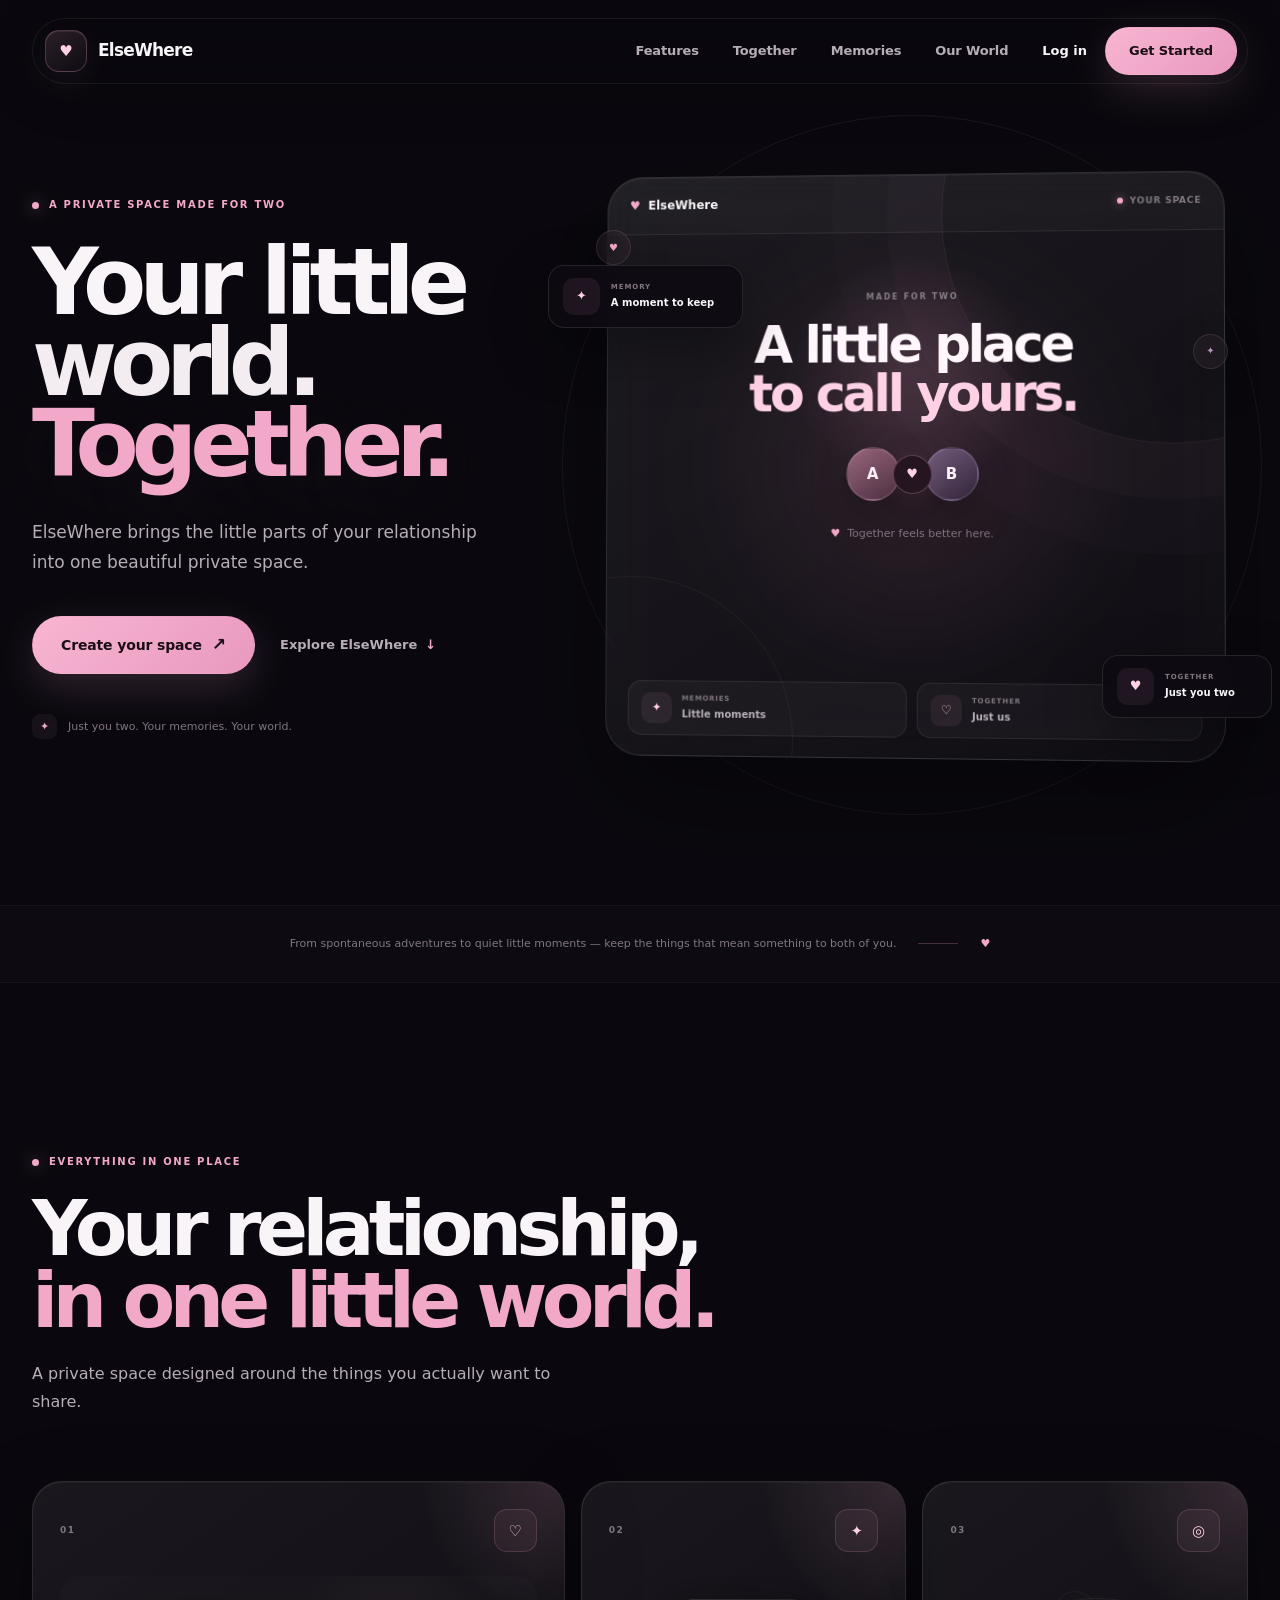
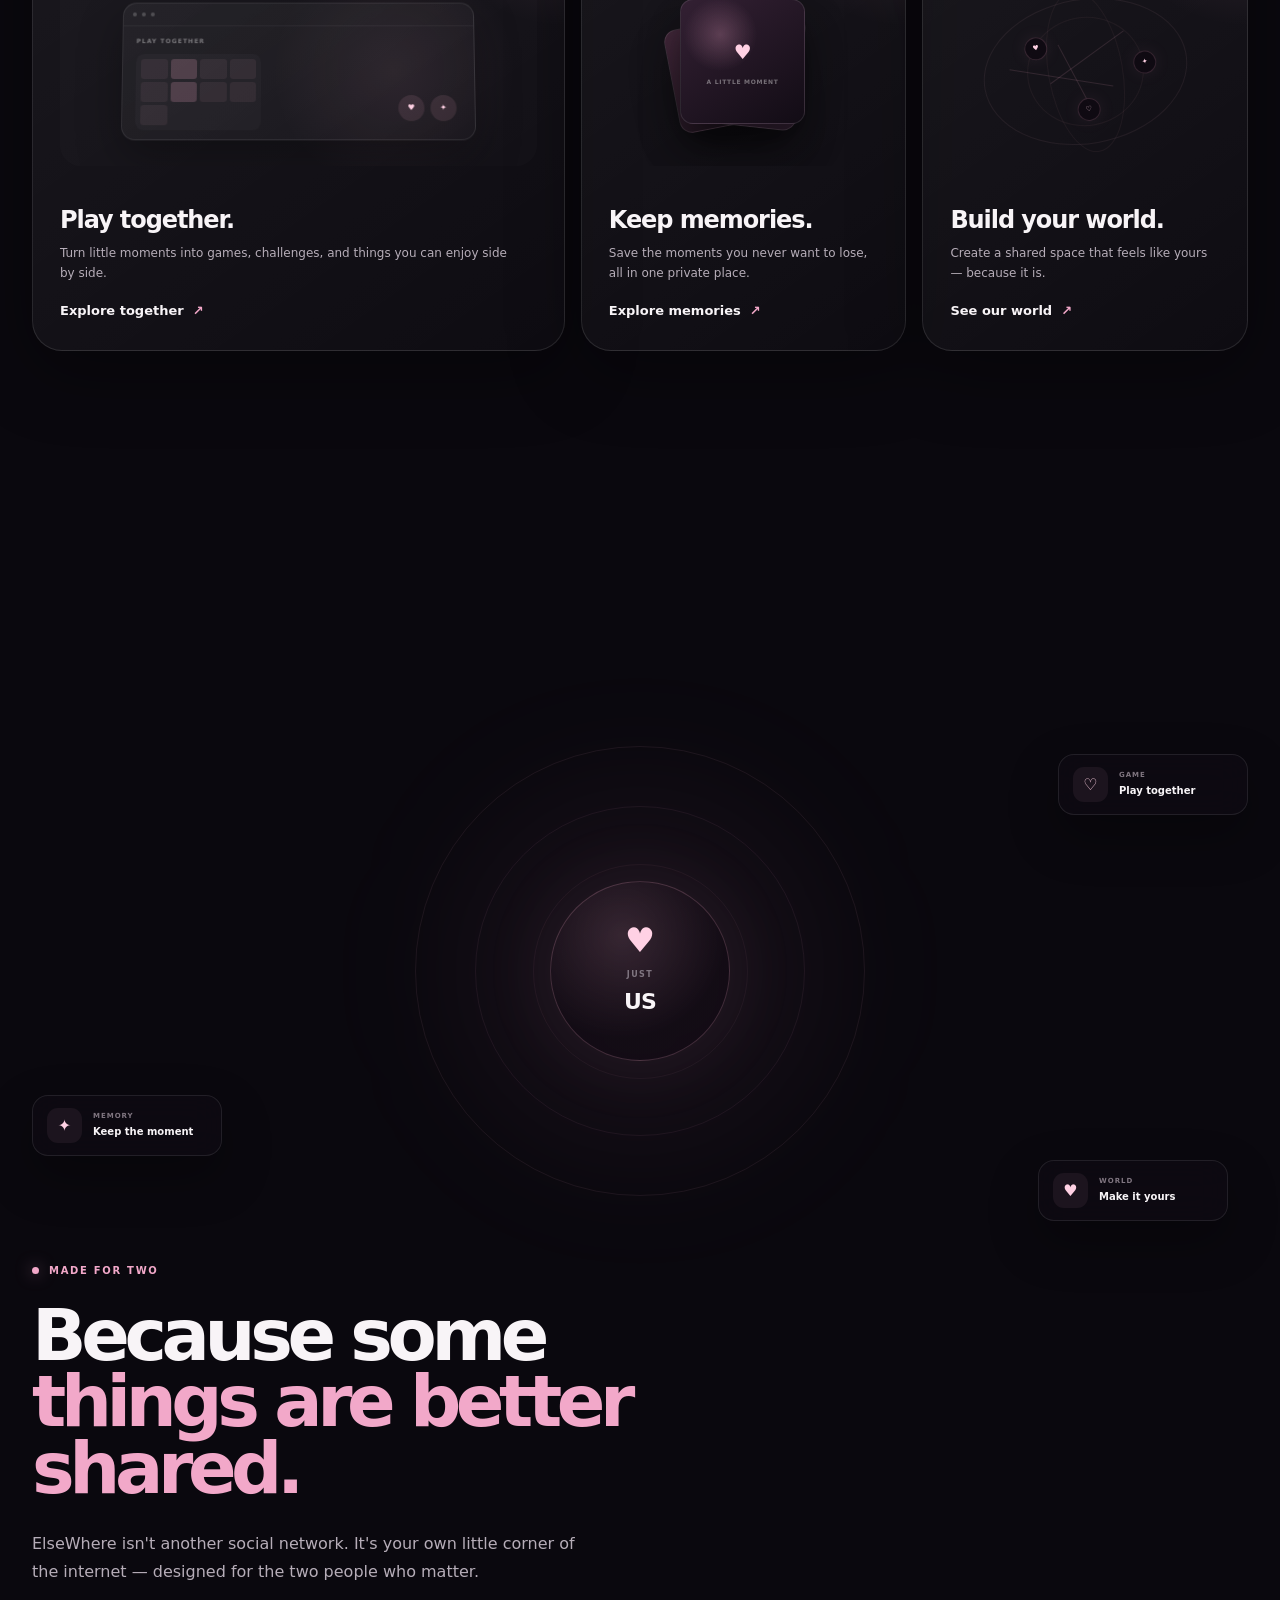
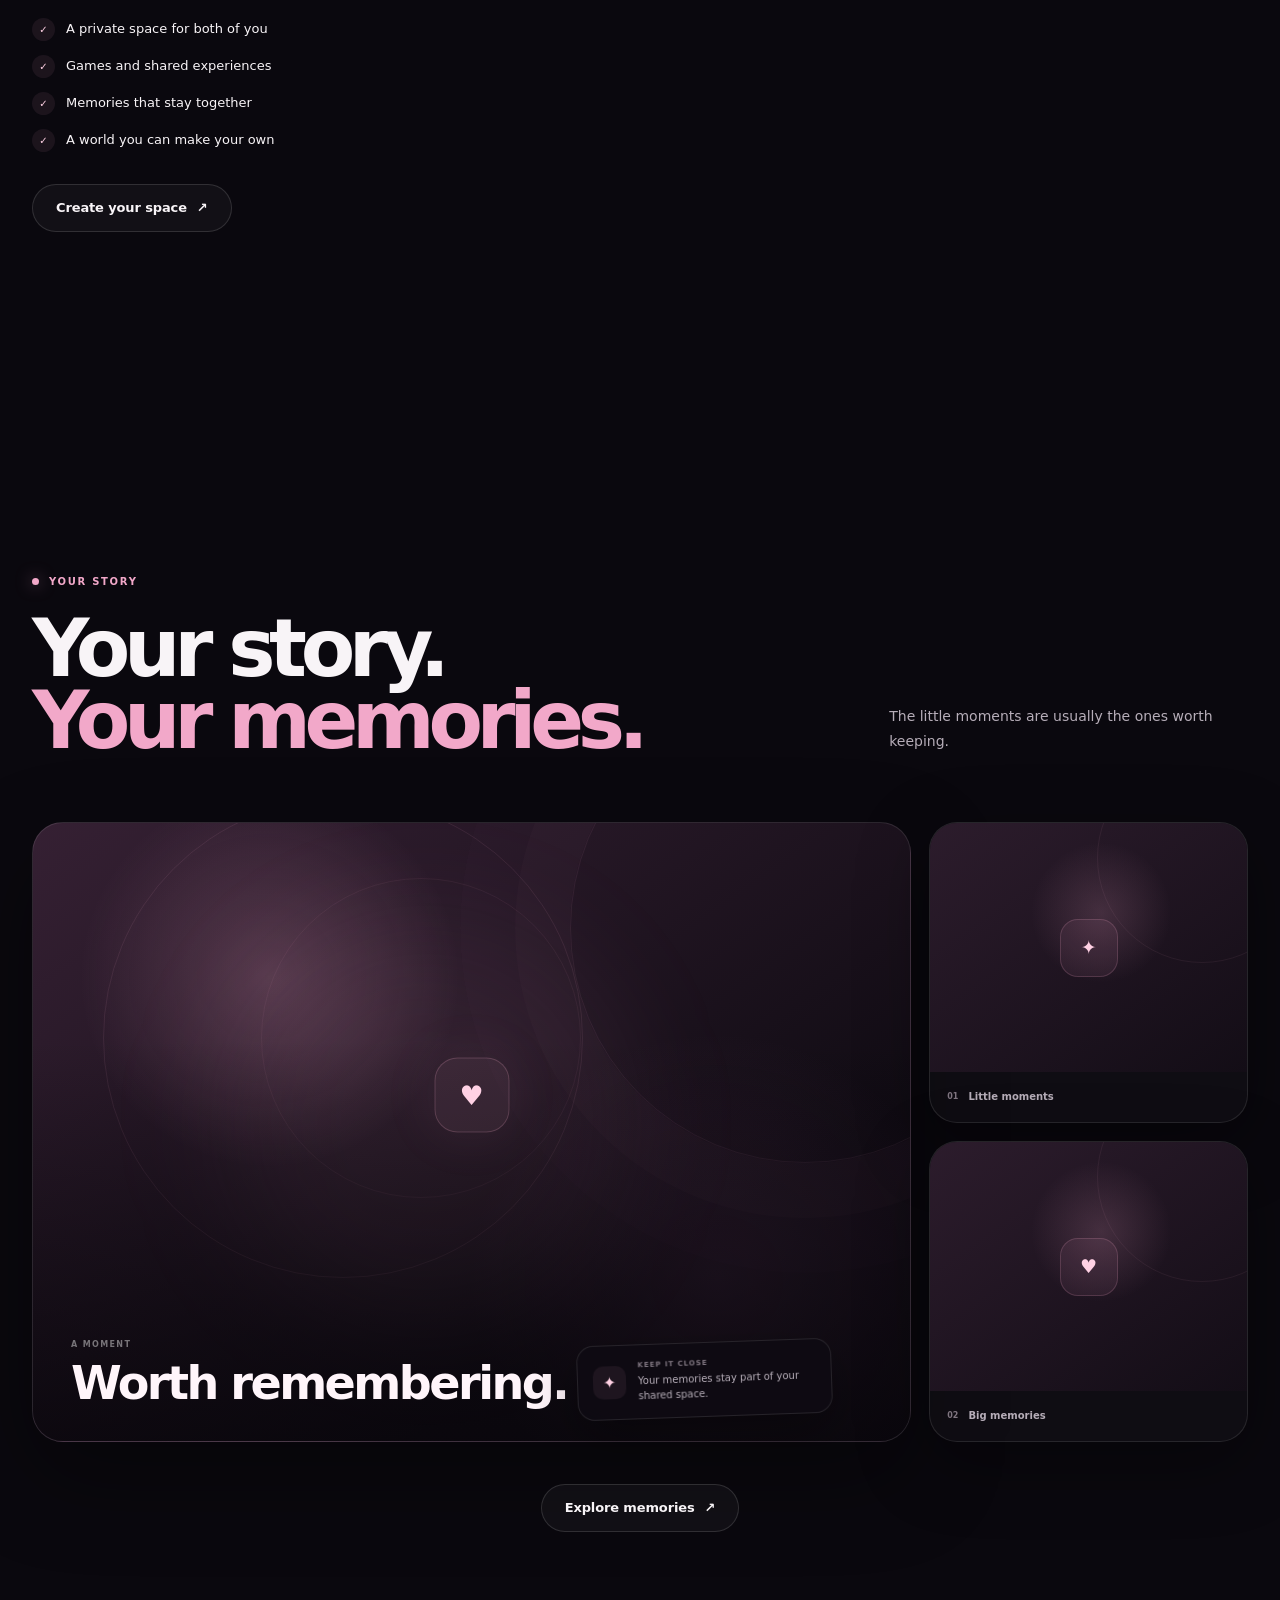
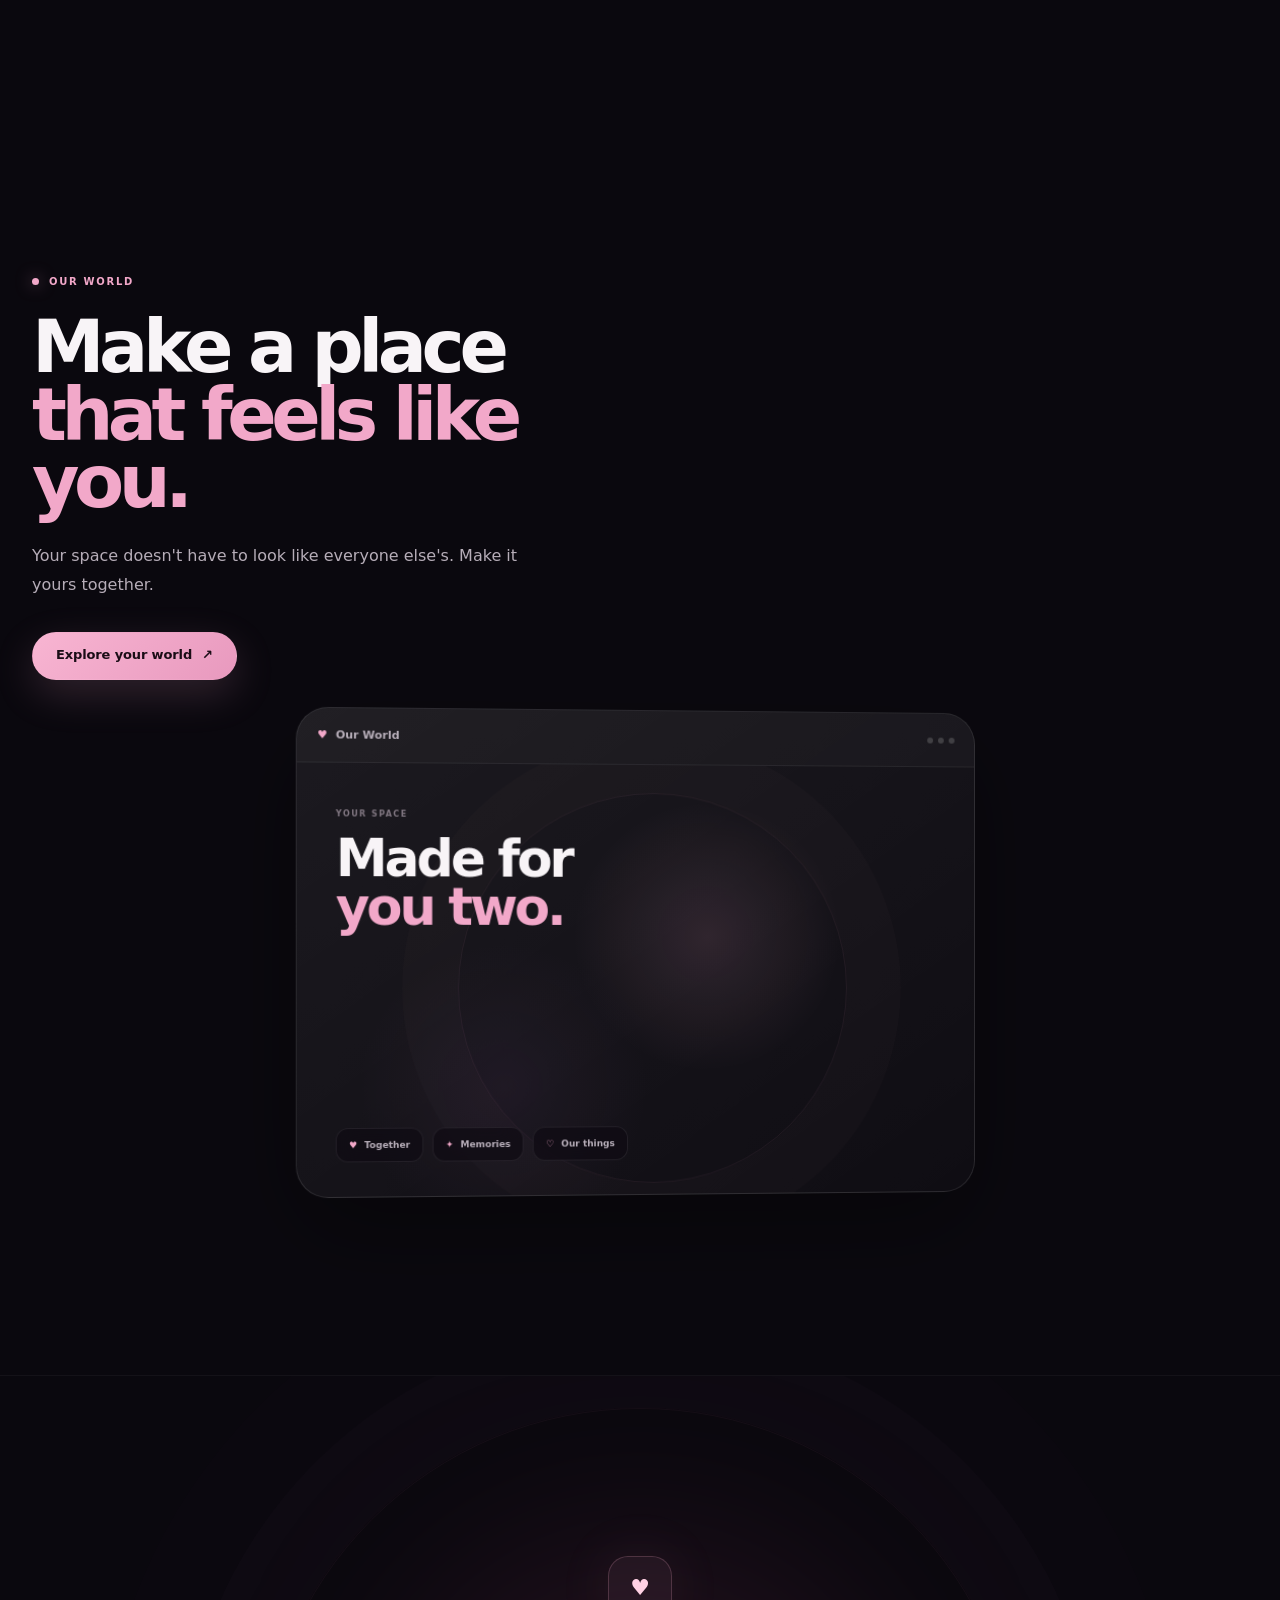
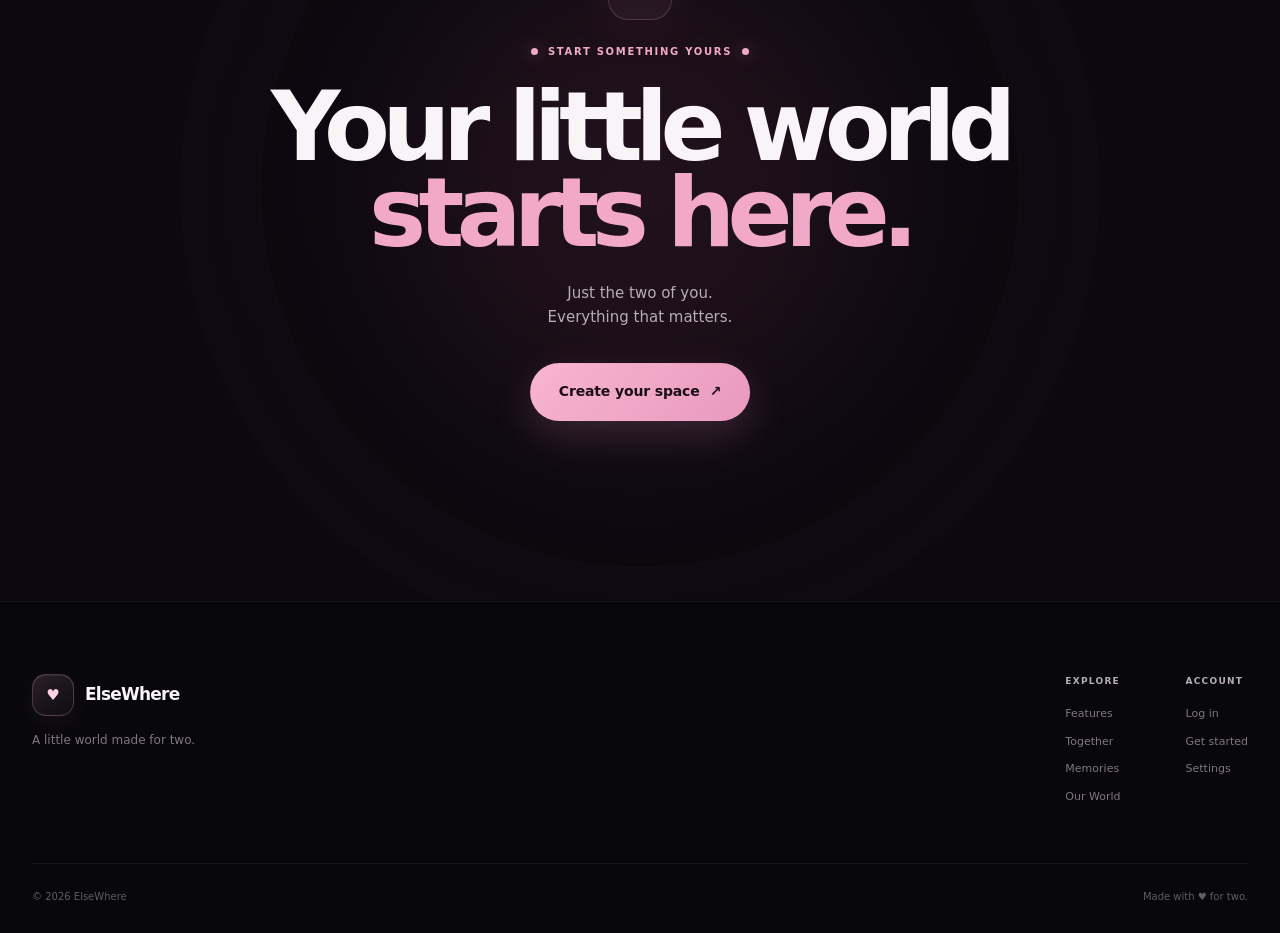
<file: index.html>
<!DOCTYPE html>
<html lang="en">
<head>
    <meta charset="UTF-8">
    <meta
        name="viewport"
        content="width=device-width, initial-scale=1.0"
    >

    <meta
        name="description"
        content="ElseWhere — a private little world made for two."
    >

    <title>ElseWhere — Together, Your Way.</title>

    <link rel="stylesheet" href="./css/global.css">
    <link rel="stylesheet" href="./css/landing.css">
</head>

<body>

    <!-- =========================================================
         PAGE LOADER
    ========================================================== -->

    <div class="page-loader" id="pageLoader" aria-hidden="true">
        <div class="loader-mark">
            <span>♥</span>
        </div>
    </div>


    <!-- =========================================================
         BACKGROUND
    ========================================================== -->

    <div class="site-background" aria-hidden="true">
        <div class="background-glow background-glow-1"></div>
        <div class="background-glow background-glow-2"></div>
        <div class="background-glow background-glow-3"></div>
        <div class="background-grid"></div>
        <div class="background-noise"></div>
    </div>


    <!-- =========================================================
         HEADER
    ========================================================== -->

    <header class="site-header" id="siteHeader">

        <div class="container header-inner">

            <a href="index.html" class="brand" aria-label="ElseWhere home">

                <span class="brand-icon">
                    ♥
                </span>

                <span class="brand-name">
                    ElseWhere
                </span>

            </a>


            <nav class="desktop-nav" aria-label="Main navigation">

                <a href="#features" class="nav-link">
                    Features
                </a>

                <a href="#together" class="nav-link">
                    Together
                </a>

                <a href="#memories" class="nav-link">
                    Memories
                </a>

                <a href="#world" class="nav-link">
                    Our World
                </a>

            </nav>


            <div class="header-actions">

                <a href="login.html" class="nav-login">
                    Log in
                </a>

                <a href="signup.html" class="button button-primary header-button">
                    Get Started
                </a>

            </div>


            <button
                class="mobile-menu-button"
                id="mobileMenuButton"
                type="button"
                aria-label="Open navigation"
                aria-expanded="false"
                aria-controls="mobileMenu"
            >
                <span></span>
                <span></span>
            </button>

        </div>


        <!-- Mobile Navigation -->

        <div class="mobile-menu" id="mobileMenu">

            <nav class="mobile-nav" aria-label="Mobile navigation">

                <a href="#features" class="mobile-nav-link">
                    Features
                </a>

                <a href="#together" class="mobile-nav-link">
                    Together
                </a>

                <a href="#memories" class="mobile-nav-link">
                    Memories
                </a>

                <a href="#world" class="mobile-nav-link">
                    Our World
                </a>

                <div class="mobile-nav-divider"></div>

                <a href="login.html" class="mobile-nav-link">
                    Log in
                </a>

                <a href="signup.html" class="button button-primary mobile-nav-button">
                    Create your space
                </a>

            </nav>

        </div>

    </header>



    <main>


        <!-- =====================================================
             HERO
        ====================================================== -->

        <section class="hero-section">

            <div class="container hero-container">

                <!-- Hero copy -->

                <div class="hero-copy">

                    <div class="eyebrow">
                        <span class="eyebrow-dot"></span>
                        A private space made for two
                    </div>


                    <h1 class="hero-title">

                        Your little
                        <br>

                        <span class="hero-title-light">
                            world.
                        </span>

                        <br>

                        <span class="hero-title-accent">
                            Together.
                        </span>

                    </h1>


                    <p class="hero-description">
                        ElseWhere brings the little
                        parts of your relationship into
                        one beautiful private space.
                    </p>


                    <div class="hero-actions">

                        <a
                            href="signup.html"
                            class="button button-primary button-large"
                        >
                            Create your space
                            <span class="button-arrow">↗</span>
                        </a>

                        <a
                            href="#features"
                            class="hero-secondary-link"
                        >
                            Explore ElseWhere
                            <span>↓</span>
                        </a>

                    </div>


                    <div class="hero-note">

                        <span class="hero-note-icon">✦</span>

                        <span>
                            Just you two. Your memories. Your world.
                        </span>

                    </div>

                </div>



                <!-- Hero visual -->

                <div class="hero-visual">

                    <div class="hero-visual-glow"></div>

                    <div class="hero-orbit hero-orbit-outer"></div>
                    <div class="hero-orbit hero-orbit-inner"></div>


                    <!-- Main product preview -->

                    <div class="hero-product">

                        <div class="product-topbar">

                            <div class="product-brand">
                                <span>♥</span>
                                ElseWhere
                            </div>

                            <div class="product-status">
                                <span></span>
                                Your space
                            </div>

                        </div>


                        <div class="product-content">

                            <div class="product-label">
                                MADE FOR TWO
                            </div>

                            <h2>
                                A little place
                                <br>
                                <span>to call yours.</span>
                            </h2>


                            <div class="product-couple">

                                <div class="product-avatar product-avatar-one">
                                    A
                                </div>

                                <div class="product-heart">
                                    ♥
                                </div>

                                <div class="product-avatar product-avatar-two">
                                    B
                                </div>

                            </div>


                            <div class="product-caption">
                                <span>♥</span>
                                Together feels better here.
                            </div>

                        </div>


                        <div class="product-bottom">

                            <div class="product-mini-card">

                                <span class="mini-card-icon">
                                    ✦
                                </span>

                                <div>
                                    <small>
                                        MEMORIES
                                    </small>

                                    <strong>
                                        Little moments
                                    </strong>
                                </div>

                            </div>


                            <div class="product-mini-card">

                                <span class="mini-card-icon">
                                    ♡
                                </span>

                                <div>
                                    <small>
                                        TOGETHER
                                    </small>

                                    <strong>
                                        Just us
                                    </strong>
                                </div>

                            </div>

                        </div>

                    </div>


                    <!-- Floating memory -->

                    <div class="floating-card floating-card-memory">

                        <div class="floating-card-icon">
                            ✦
                        </div>

                        <div>
                            <span>MEMORY</span>
                            <strong>A moment to keep</strong>
                        </div>

                    </div>


                    <!-- Floating together -->

                    <div class="floating-card floating-card-together">

                        <div class="floating-card-icon">
                            ♥
                        </div>

                        <div>
                            <span>TOGETHER</span>
                            <strong>Just you two</strong>
                        </div>

                    </div>


                    <!-- Decorative heart -->

                    <div class="hero-heart hero-heart-one">
                        ♥
                    </div>

                    <div class="hero-heart hero-heart-two">
                        ✦
                    </div>

                </div>

            </div>


            <div class="hero-bottom-fade"></div>

        </section>



        <!-- =====================================================
             INTRO STRIP
        ====================================================== -->

        <section class="intro-strip">

            <div class="container intro-strip-inner">

                <p>
                    From spontaneous adventures to quiet little
                    moments — keep the things that mean something
                    to both of you.
                </p>

                <span class="intro-line"></span>

                <span class="intro-symbol">♥</span>

            </div>

        </section>



        <!-- =====================================================
             FEATURES
        ====================================================== -->

        <section
            class="section features-section"
            id="features"
        >

            <div class="container">

                <div class="section-heading">

                    <div class="section-eyebrow">
                        <span></span>
                        EVERYTHING IN ONE PLACE
                    </div>

                    <h2>
                        Your relationship,
                        <br>
                        <span>in one little world.</span>
                    </h2>

                    <p>
                        A private space designed around the things
                        you actually want to share.
                    </p>

                </div>


                <div class="feature-grid">


                    <!-- Feature 01 -->

                    <article class="feature-card feature-card-large">

                        <div class="feature-card-top">

                            <span class="feature-number">
                                01
                            </span>

                            <span class="feature-card-icon">
                                ♡
                            </span>

                        </div>


                        <div class="feature-visual feature-visual-games">

                            <div class="game-window">

                                <div class="game-window-top">
                                    <span></span>
                                    <span></span>
                                    <span></span>
                                </div>

                                <div class="game-window-content">

                                    <div class="game-title">
                                        PLAY TOGETHER
                                    </div>

                                    <div class="game-board">

                                        <span></span>
                                        <span></span>
                                        <span></span>
                                        <span></span>
                                        <span></span>
                                        <span></span>
                                        <span></span>
                                        <span></span>
                                        <span></span>

                                    </div>

                                    <div class="game-pieces">
                                        <b>♥</b>
                                        <b>✦</b>
                                    </div>

                                </div>

                            </div>

                        </div>


                        <div class="feature-card-content">

                            <h3>
                                Play together.
                            </h3>

                            <p>
                                Turn little moments into games,
                                challenges, and things you can
                                enjoy side by side.
                            </p>

                            <a href="together.html" class="text-link">
                                Explore together
                                <span>↗</span>
                            </a>

                        </div>

                    </article>



                    <!-- Feature 02 -->

                    <article class="feature-card">

                        <div class="feature-card-top">

                            <span class="feature-number">
                                02
                            </span>

                            <span class="feature-card-icon">
                                ✦
                            </span>

                        </div>


                        <div class="feature-visual feature-visual-memory">

                            <div class="memory-stack">

                                <div class="memory-photo memory-photo-back">
                                    <span>♥</span>
                                </div>

                                <div class="memory-photo memory-photo-middle">
                                    <span>✦</span>
                                </div>

                                <div class="memory-photo memory-photo-front">

                                    <span class="memory-photo-heart">
                                        ♥
                                    </span>

                                    <small>
                                        A LITTLE MOMENT
                                    </small>

                                </div>

                            </div>

                        </div>


                        <div class="feature-card-content">

                            <h3>
                                Keep memories.
                            </h3>

                            <p>
                                Save the moments you never want
                                to lose, all in one private place.
                            </p>

                            <a href="memories.html" class="text-link">
                                Explore memories
                                <span>↗</span>
                            </a>

                        </div>

                    </article>



                    <!-- Feature 03 -->

                    <article class="feature-card">

                        <div class="feature-card-top">

                            <span class="feature-number">
                                03
                            </span>

                            <span class="feature-card-icon">
                                ◎
                            </span>

                        </div>


                        <div class="feature-visual feature-visual-world">

                            <div class="world-map">

                                <div class="world-map-line line-one"></div>
                                <div class="world-map-line line-two"></div>
                                <div class="world-map-line line-three"></div>

                                <div class="world-pin world-pin-one">
                                    ♥
                                </div>

                                <div class="world-pin world-pin-two">
                                    ✦
                                </div>

                                <div class="world-pin world-pin-three">
                                    ♡
                                </div>

                            </div>

                        </div>


                        <div class="feature-card-content">

                            <h3>
                                Build your world.
                            </h3>

                            <p>
                                Create a shared space that feels
                                like yours — because it is.
                            </p>

                            <a href="our-world.html" class="text-link">
                                See our world
                                <span>↗</span>
                            </a>

                        </div>

                    </article>

                </div>

            </div>

        </section>



        <!-- =====================================================
             TOGETHER
        ====================================================== -->

        <section
            class="section together-section"
            id="together"
        >

            <div class="container together-layout">

                <div class="together-visual">

                    <div class="together-glow"></div>


                    <div class="together-ring ring-one"></div>
                    <div class="together-ring ring-two"></div>
                    <div class="together-ring ring-three"></div>


                    <div class="together-center">

                        <span class="together-center-heart">
                            ♥
                        </span>

                        <small>
                            JUST
                        </small>

                        <strong>
                            US
                        </strong>

                    </div>


                    <div class="together-orbit-card orbit-card-one">

                        <span>♡</span>

                        <div>
                            <small>
                                GAME
                            </small>

                            <strong>
                                Play together
                            </strong>
                        </div>

                    </div>


                    <div class="together-orbit-card orbit-card-two">

                        <span>✦</span>

                        <div>
                            <small>
                                MEMORY
                            </small>

                            <strong>
                                Keep the moment
                            </strong>
                        </div>

                    </div>


                    <div class="together-orbit-card orbit-card-three">

                        <span>♥</span>

                        <div>
                            <small>
                                WORLD
                            </small>

                            <strong>
                                Make it yours
                            </strong>
                        </div>

                    </div>

                </div>



                <div class="together-content">

                    <div class="section-eyebrow">
                        <span></span>
                        MADE FOR TWO
                    </div>

                    <h2>
                        Because some
                        <span>things are better shared.</span>
                    </h2>

                    <p>
                        ElseWhere isn't another social network.
                        It's your own little corner of the internet —
                        designed for the two people who matter.
                    </p>


                    <ul class="feature-check-list">

                        <li>
                            <span>✓</span>
                            A private space for both of you
                        </li>

                        <li>
                            <span>✓</span>
                            Games and shared experiences
                        </li>

                        <li>
                            <span>✓</span>
                            Memories that stay together
                        </li>

                        <li>
                            <span>✓</span>
                            A world you can make your own
                        </li>

                    </ul>


                    <a
                        href="signup.html"
                        class="button button-outline"
                    >
                        Create your space
                        <span>↗</span>
                    </a>

                </div>

            </div>

        </section>



        <!-- =====================================================
             MEMORIES
        ====================================================== -->

        <section
            class="section memories-section"
            id="memories"
        >

            <div class="container">

                <div class="memories-header">

                    <div>

                        <div class="section-eyebrow">
                            <span></span>
                            YOUR STORY
                        </div>

                        <h2>
                            Your story.
                            <br>
                            <span>Your memories.</span>
                        </h2>

                    </div>

                    <p>
                        The little moments are usually the ones
                        worth keeping.
                    </p>

                </div>


                <div class="memory-showcase">


                    <!-- Main memory -->

                    <div class="memory-showcase-main">

                        <div class="memory-art memory-art-main">

                            <div class="memory-art-glow"></div>

                            <div class="memory-art-orbit orbit-a"></div>
                            <div class="memory-art-orbit orbit-b"></div>

                            <div class="memory-art-symbol">
                                ♥
                            </div>

                            <div class="memory-art-caption">

                                <small>
                                    A MOMENT
                                </small>

                                <strong>
                                    Worth remembering.
                                </strong>

                            </div>

                        </div>


                        <div class="memory-floating-note">

                            <span>✦</span>

                            <div>
                                <small>
                                    KEEP IT CLOSE
                                </small>

                                <p>
                                    Your memories stay part
                                    of your shared space.
                                </p>
                            </div>

                        </div>

                    </div>



                    <!-- Small memories -->

                    <div class="memory-showcase-side">

                        <div class="memory-tile memory-tile-one">

                            <div class="memory-tile-art">
                                <span>✦</span>
                            </div>

                            <div class="memory-tile-label">
                                <span>01</span>
                                Little moments
                            </div>

                        </div>


                        <div class="memory-tile memory-tile-two">

                            <div class="memory-tile-art">
                                <span>♥</span>
                            </div>

                            <div class="memory-tile-label">
                                <span>02</span>
                                Big memories
                            </div>

                        </div>

                    </div>

                </div>


                <div class="memories-footer">

                    <a
                        href="memories.html"
                        class="button button-outline"
                    >
                        Explore memories
                        <span>↗</span>
                    </a>

                </div>

            </div>

        </section>



        <!-- =====================================================
             OUR WORLD
        ====================================================== -->

        <section
            class="section world-section"
            id="world"
        >

            <div class="container world-layout">

                <div class="world-content">

                    <div class="section-eyebrow">
                        <span></span>
                        OUR WORLD
                    </div>

                    <h2>
                        Make a place
                        <br>
                        <span>that feels like you.</span>
                    </h2>

                    <p>
                        Your space doesn't have to look like
                        everyone else's. Make it yours together.
                    </p>


                    <a
                        href="our-world.html"
                        class="button button-primary"
                    >
                        Explore your world
                        <span>↗</span>
                    </a>

                </div>



                <div class="world-visual">

                    <div class="world-window">

                        <div class="world-window-header">

                            <div class="world-window-brand">
                                <span>♥</span>
                                Our World
                            </div>

                            <div class="world-window-dots">
                                <span></span>
                                <span></span>
                                <span></span>
                            </div>

                        </div>


                        <div class="world-window-body">

                            <div class="world-window-heading">

                                <small>
                                    YOUR SPACE
                                </small>

                                <strong>
                                    Made for
                                    <br>
                                    <span>you two.</span>
                                </strong>

                            </div>


                            <div class="world-window-cards">

                                <div class="world-mini-card">
                                    <span>♥</span>
                                    Together
                                </div>

                                <div class="world-mini-card">
                                    <span>✦</span>
                                    Memories
                                </div>

                                <div class="world-mini-card">
                                    <span>♡</span>
                                    Our things
                                </div>

                            </div>

                        </div>

                    </div>

                </div>

            </div>

        </section>



        <!-- =====================================================
             FINAL CTA
        ====================================================== -->

        <section class="final-cta">

            <div class="final-cta-glow"></div>

            <div class="container final-cta-content">

                <div class="final-heart">
                    ♥
                </div>

                <div class="section-eyebrow">
                    <span></span>
                    START SOMETHING YOURS
                    <span></span>
                </div>

                <h2>
                    Your little world
                    <br>
                    <span>starts here.</span>
                </h2>

                <p>
                    Just the two of you.
                    <br>
                    Everything that matters.
                </p>

                <a
                    href="signup.html"
                    class="button button-primary button-large"
                >
                    Create your space
                    <span>↗</span>
                </a>

            </div>

        </section>

    </main>



    <!-- =========================================================
         FOOTER
    ========================================================== -->

    <footer class="site-footer">

        <div class="container">

            <div class="footer-main">

                <div class="footer-brand">

                    <a
                        href="index.html"
                        class="brand"
                        aria-label="ElseWhere Home"
                    >

                        <span class="brand-icon">
                            ♥
                        </span>

                        <span class="brand-name">
                             ElseWhere
                        </span>

                    </a>

                    <p>
                        A little world made for two.
                    </p>

                </div>


                <div class="footer-links">

                    <div class="footer-column">

                        <span>
                            EXPLORE
                        </span>

                        <a href="#features">
                            Features
                        </a>

                        <a href="#together">
                            Together
                        </a>

                        <a href="#memories">
                            Memories
                        </a>

                        <a href="#world">
                            Our World
                        </a>

                    </div>


                    <div class="footer-column">

                        <span>
                            ACCOUNT
                        </span>

                        <a href="login.html">
                            Log in
                        </a>

                        <a href="signup.html">
                            Get started
                        </a>

                        <a href="settings.html">
                            Settings
                        </a>

                    </div>

                </div>

            </div>


            <div class="footer-bottom">

                <span>
                    © 2026 ElseWhere
                </span>

                <span>
                    Made with ♥ for two.
                </span>

            </div>

        </div>

    </footer>



    <!-- =========================================================
         SCRIPTS
    ========================================================== -->

    <script src="./js/global.js" defer></script>
    <script src="./js/landing.js" defer></script>

</body>
</html>
</file>
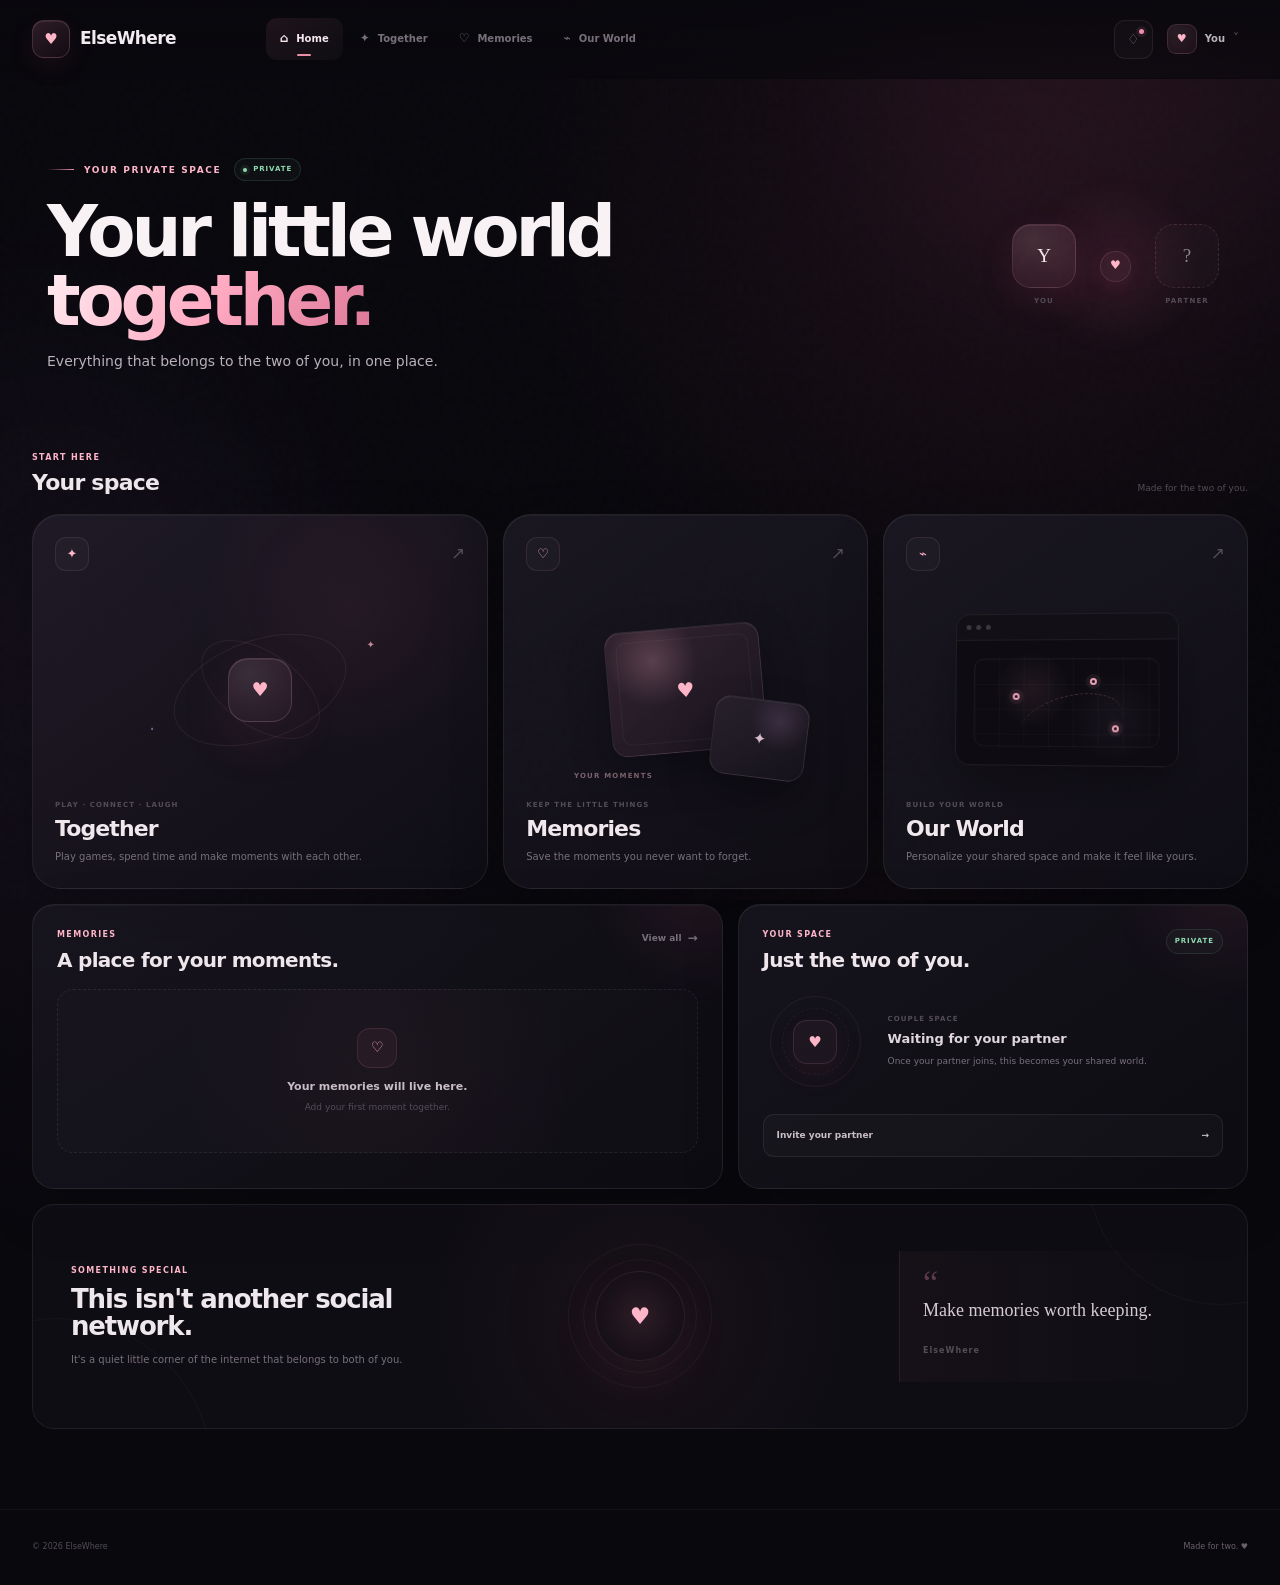
<file: hub.html>
<!DOCTYPE html>
<html lang="en">
<head>
    <meta charset="UTF-8">
    <meta
        name="viewport"
        content="width=device-width, initial-scale=1.0"
    >

    <meta
        name="description"
        content="Your private Couples space — together, memories, games and your world."
    >

    <title>Your Hub — ElseWhere</title>

    <link rel="stylesheet" href="./css/global.css">
    <link rel="stylesheet" href="./css/hub.css">
</head>

<body class="hub-page">

    <!-- =====================================================
         PAGE BACKGROUND
    ====================================================== -->

    <div class="hub-background" aria-hidden="true">
        <div class="hub-background-glow hub-glow-one"></div>
        <div class="hub-background-glow hub-glow-two"></div>
        <div class="hub-background-glow hub-glow-three"></div>

        <div class="hub-background-grid"></div>
        <div class="hub-background-noise"></div>
    </div>


    <!-- =====================================================
         APP HEADER
    ====================================================== -->

    <header class="hub-header" id="hubHeader">

        <div class="hub-header-inner">

            <!-- Brand -->
            <a
                href="hub.html"
                class="hub-brand"
                aria-label="ElseWhere home"
            >
                <span
                    class="hub-brand-icon"
                    aria-hidden="true"
                >
                    ♥
                </span>

                <span class="hub-brand-text">
                    ElseWhere
                </span>
            </a>


            <!-- Desktop Navigation -->
            <nav
                class="hub-nav"
                aria-label="Main navigation"
            >

                <a
                    href="hub.html"
                    class="hub-nav-link active"
                    aria-current="page"
                >
                    <span aria-hidden="true">⌂</span>
                    <span>Home</span>
                </a>

                <a
                    href="together.html"
                    class="hub-nav-link"
                >
                    <span aria-hidden="true">✦</span>
                    <span>Together</span>
                </a>

                <a
                    href="memories.html"
                    class="hub-nav-link"
                >
                    <span aria-hidden="true">♡</span>
                    <span>Memories</span>
                </a>

                <a
                    href="our-world.html"
                    class="hub-nav-link"
                >
                    <span aria-hidden="true">⌁</span>
                    <span>Our World</span>
                </a>

            </nav>


            <!-- Header Actions -->
            <div class="hub-header-actions">

                <button
                    type="button"
                    class="hub-icon-button"
                    id="hubNotificationButton"
                    aria-label="Notifications"
                >
                    <span aria-hidden="true">♢</span>

                    <span
                        class="hub-notification-dot"
                        aria-hidden="true"
                    ></span>
                </button>


                <a
                    href="settings.html"
                    class="hub-profile-button"
                    aria-label="Open settings"
                >
                    <span class="hub-profile-avatar">
                        ♥
                    </span>

                    <span class="hub-profile-name">
                        You
                    </span>

                    <span
                        class="hub-profile-arrow"
                        aria-hidden="true"
                    >
                        ˅
                    </span>
                </a>


                <!-- Mobile Menu -->
                <button
                    type="button"
                    class="hub-menu-button"
                    id="hubMenuButton"
                    aria-label="Open navigation"
                    aria-expanded="false"
                >
                    <span></span>
                    <span></span>
                    <span></span>
                </button>

            </div>

        </div>


        <!-- Mobile Navigation -->
        <div
            class="hub-mobile-menu"
            id="hubMobileMenu"
        >

            <nav aria-label="Mobile navigation">

                <a
                    href="hub.html"
                    class="hub-mobile-link active"
                >
                    <span aria-hidden="true">⌂</span>
                    Home
                </a>

                <a
                    href="together.html"
                    class="hub-mobile-link"
                >
                    <span aria-hidden="true">✦</span>
                    Together
                </a>

                <a
                    href="memories.html"
                    class="hub-mobile-link"
                >
                    <span aria-hidden="true">♡</span>
                    Memories
                </a>

                <a
                    href="our-world.html"
                    class="hub-mobile-link"
                >
                    <span aria-hidden="true">⌁</span>
                    Our World
                </a>

                <a
                    href="settings.html"
                    class="hub-mobile-link"
                >
                    <span aria-hidden="true">⚙</span>
                    Settings
                </a>

            </nav>

        </div>

    </header>


    <!-- =====================================================
         MAIN
    ====================================================== -->

    <main class="hub-main">

        <div class="hub-container">


            <!-- =================================================
                 WELCOME
            ================================================== -->

            <section class="hub-welcome">

                <div class="hub-welcome-copy">

                    <div class="hub-eyebrow">
                        <span class="hub-eyebrow-line"></span>

                        YOUR PRIVATE SPACE

                        <span class="hub-live-pill">
                            <span></span>
                            PRIVATE
                        </span>
                    </div>


                    <h1>
                        Your little world
                        <span>together.</span>
                    </h1>


                    <p>
                        Everything that belongs to the two of you,
                        in one place.
                    </p>

                </div>


                <!-- Couple Preview -->
                <div class="hub-couple-preview">

                    <div class="hub-couple-glow"></div>

                    <div class="hub-couple-person">

                        <div class="hub-couple-avatar">
                            <span>Y</span>
                        </div>

                        <span class="hub-couple-label">
                            YOU
                        </span>

                    </div>


                    <div class="hub-couple-heart">
                        <span>♥</span>
                    </div>


                    <div class="hub-couple-person">

                        <div class="hub-couple-avatar hub-avatar-partner">
                            <span>?</span>
                        </div>

                        <span class="hub-couple-label">
                            PARTNER
                        </span>

                    </div>

                </div>

            </section>


            <!-- =================================================
                 QUICK ACTIONS
            ================================================== -->

            <section
                class="hub-section"
                aria-labelledby="quick-actions-title"
            >

                <div class="hub-section-heading">

                    <div>
                        <span class="hub-section-label">
                            START HERE
                        </span>

                        <h2 id="quick-actions-title">
                            Your space
                        </h2>
                    </div>

                    <span class="hub-section-caption">
                        Made for the two of you.
                    </span>

                </div>


                <div class="hub-action-grid">


                    <!-- Together -->
                    <a
                        href="together.html"
                        class="hub-action-card hub-action-primary"
                    >

                        <div class="hub-action-top">

                            <span class="hub-action-icon">
                                ✦
                            </span>

                            <span class="hub-action-arrow">
                                ↗
                            </span>

                        </div>


                        <div class="hub-action-visual hub-visual-together">

                            <div class="hub-together-orbit orbit-a"></div>
                            <div class="hub-together-orbit orbit-b"></div>

                            <div class="hub-together-center">
                                ♥
                            </div>

                            <span class="hub-together-spark spark-one">
                                ✦
                            </span>

                            <span class="hub-together-spark spark-two">
                                ·
                            </span>

                        </div>


                        <div class="hub-action-content">

                            <span class="hub-action-kicker">
                                PLAY · CONNECT · LAUGH
                            </span>

                            <h3>
                                Together
                            </h3>

                            <p>
                                Play games, spend time and
                                make moments with each other.
                            </p>

                        </div>

                    </a>


                    <!-- Memories -->
                    <a
                        href="memories.html"
                        class="hub-action-card"
                    >

                        <div class="hub-action-top">

                            <span class="hub-action-icon">
                                ♡
                            </span>

                            <span class="hub-action-arrow">
                                ↗
                            </span>

                        </div>


                        <div class="hub-action-visual hub-visual-memories">

                            <div class="hub-memory-photo memory-photo-large">
                                <span>♥</span>
                            </div>

                            <div class="hub-memory-photo memory-photo-small">
                                <span>✦</span>
                            </div>

                            <div class="hub-memory-date">
                                YOUR MOMENTS
                            </div>

                        </div>


                        <div class="hub-action-content">

                            <span class="hub-action-kicker">
                                KEEP THE LITTLE THINGS
                            </span>

                            <h3>
                                Memories
                            </h3>

                            <p>
                                Save the moments you never want
                                to forget.
                            </p>

                        </div>

                    </a>


                    <!-- Our World -->
                    <a
                        href="our-world.html"
                        class="hub-action-card"
                    >

                        <div class="hub-action-top">

                            <span class="hub-action-icon">
                                ⌁
                            </span>

                            <span class="hub-action-arrow">
                                ↗
                            </span>

                        </div>


                        <div class="hub-action-visual hub-visual-world">

                            <div class="hub-world-window">

                                <div class="hub-world-bar">
                                    <span></span>
                                    <span></span>
                                    <span></span>
                                </div>

                                <div class="hub-world-map">

                                    <div class="hub-world-dot dot-one"></div>
                                    <div class="hub-world-dot dot-two"></div>
                                    <div class="hub-world-dot dot-three"></div>

                                    <div class="hub-world-route"></div>

                                </div>

                            </div>

                        </div>


                        <div class="hub-action-content">

                            <span class="hub-action-kicker">
                                BUILD YOUR WORLD
                            </span>

                            <h3>
                                Our World
                            </h3>

                            <p>
                                Personalize your shared space
                                and make it feel like yours.
                            </p>

                        </div>

                    </a>

                </div>

            </section>


            <!-- =================================================
                 DASHBOARD GRID
            ================================================== -->

            <section class="hub-dashboard-grid">


                <!-- Recent Memory -->
                <article class="hub-dashboard-card hub-memory-dashboard">

                    <div class="hub-dashboard-header">

                        <div>

                            <span class="hub-dashboard-label">
                                MEMORIES
                            </span>

                            <h2>
                                A place for your moments.
                            </h2>

                        </div>

                        <a
                            href="memories.html"
                            class="hub-dashboard-link"
                        >
                            View all
                            <span>→</span>
                        </a>

                    </div>


                    <div class="hub-memory-preview">

                        <div class="hub-memory-placeholder">

                            <div class="hub-memory-placeholder-icon">
                                ♡
                            </div>

                            <strong>
                                Your memories will live here.
                            </strong>

                            <span>
                                Add your first moment together.
                            </span>

                        </div>

                    </div>

                </article>


                <!-- Couple Status -->
                <article class="hub-dashboard-card hub-status-dashboard">

                    <div class="hub-dashboard-header">

                        <div>

                            <span class="hub-dashboard-label">
                                YOUR SPACE
                            </span>

                            <h2>
                                Just the two of you.
                            </h2>

                        </div>

                        <span class="hub-status-badge">
                            PRIVATE
                        </span>

                    </div>


                    <div class="hub-status-body">

                        <div class="hub-status-visual">

                            <div class="hub-status-ring ring-one"></div>
                            <div class="hub-status-ring ring-two"></div>

                            <div class="hub-status-heart">
                                ♥
                            </div>

                        </div>


                        <div class="hub-status-copy">

                            <span>
                                COUPLE SPACE
                            </span>

                            <strong>
                                Waiting for your partner
                            </strong>

                            <p>
                                Once your partner joins,
                                this becomes your shared world.
                            </p>

                        </div>

                    </div>


                    <button
                        type="button"
                        class="hub-secondary-button"
                        id="invitePartnerButton"
                    >
                        <span>Invite your partner</span>
                        <span>→</span>
                    </button>

                </article>

            </section>


            <!-- =================================================
                 LOWER FEATURE STRIP
            ================================================== -->

            <section class="hub-lower-strip">

                <div class="hub-lower-message">

                    <span class="hub-section-label">
                        SOMETHING SPECIAL
                    </span>

                    <h2>
                        This isn't another social network.
                    </h2>

                    <p>
                        It's a quiet little corner of the internet
                        that belongs to both of you.
                    </p>

                </div>


                <div class="hub-lower-heart">
                    <span>♥</span>
                </div>


                <div class="hub-lower-note">

                    <span class="hub-note-mark">
                        “
                    </span>

                    <p>
                        Make memories worth keeping.
                    </p>

                    <span class="hub-note-signature">
                        ElseWhere
                    </span>

                </div>

            </section>


        </div>

    </main>


    <!-- =====================================================
         FOOTER
    ====================================================== -->

    <footer class="hub-footer">

        <div class="hub-footer-inner">

            <span>
                © 2026 ElseWhere
            </span>

            <span>
                Made for two. ♥
            </span>

        </div>

    </footer>


    <!-- =====================================================
         INVITE MODAL
    ====================================================== -->

    <div
        class="hub-modal"
        id="inviteModal"
        aria-hidden="true"
    >

        <div
            class="hub-modal-backdrop"
            data-modal-close
        ></div>

        <section
            class="hub-modal-card"
            role="dialog"
            aria-modal="true"
            aria-labelledby="inviteModalTitle"
        >

            <button
                type="button"
                class="hub-modal-close"
                id="inviteModalClose"
                aria-label="Close invitation"
            >
                ×
            </button>


            <div class="hub-modal-icon">
                ♥
            </div>


            <span class="hub-modal-label">
                YOUR SHARED SPACE
            </span>


            <h2 id="inviteModalTitle">
                Invite your person.
            </h2>


            <p>
                Your invitation system will be connected here.
                Once authentication and the couple system are
                connected, you'll be able to invite your partner
                securely.
            </p>


            <div class="hub-modal-placeholder">
                <span>INVITATION</span>

                <strong>
                    Coming with account connection
                </strong>
            </div>


            <button
                type="button"
                class="hub-modal-button"
                data-modal-close
            >
                Got it
            </button>

        </section>

    </div>


    <!-- =====================================================
         SCRIPTS
    ====================================================== -->

    <script src="./js/global.js" defer></script>
    <script src="./js/hub.js" defer></script>

</body>
</html>
</file>
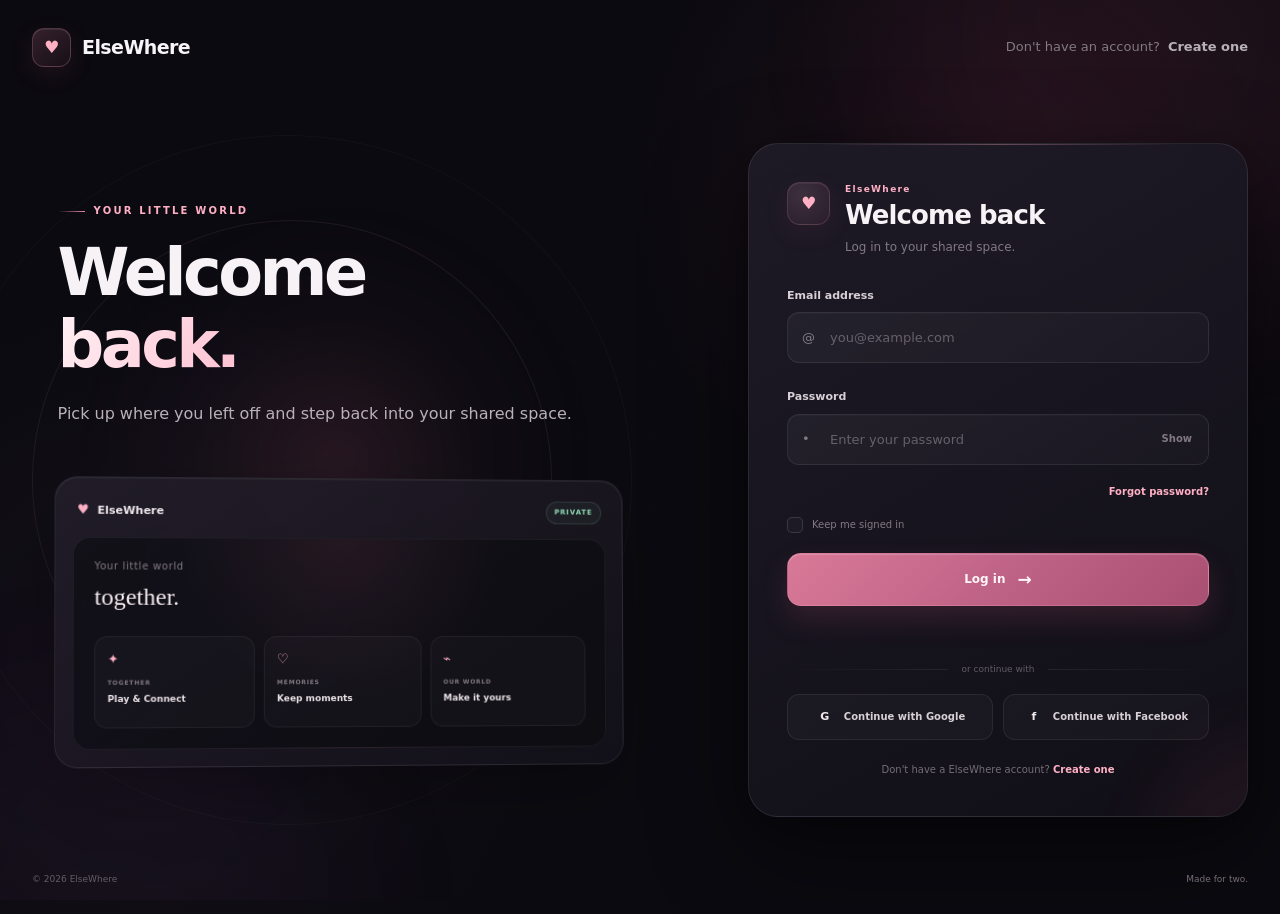
<file: login.html>
<!DOCTYPE html>
<html lang="en">
<head>
    <meta charset="UTF-8">
    <meta name="viewport" content="width=device-width, initial-scale=1.0">

    <meta
        name="description"
        content="Log in to your private Couples space."
    >

    <title>Log In — ElseWhere</title>

    <link rel="stylesheet" href="./css/global.css">
    <link rel="stylesheet" href="./css/auth.css">
</head>

<body class="auth-page">

    <!-- Background -->
    <div class="auth-background" aria-hidden="true">
        <div class="auth-glow auth-glow-one"></div>
        <div class="auth-glow auth-glow-two"></div>
        <div class="auth-grid"></div>
    </div>

    <!-- Header -->
    <header class="auth-header">

        <a
            href="index.html"
            class="brand auth-brand"
            aria-label="ElseWhere Home"
        >
            <span class="brand-icon" aria-hidden="true">♥</span>

            <span class="brand-name">
                ElseWhere
            </span>
        </a>

        <a
            href="signup.html"
            class="auth-back-link"
        >
            <span>Don't have an account?</span>
            <strong>Create one</strong>
        </a>

    </header>


    <!-- Main -->
    <main class="auth-main">

        <div class="auth-shell">

            <!-- Showcase -->
            <section
                class="auth-showcase"
                aria-label="ElseWhere introduction"
            >

                <div class="auth-showcase-glow"></div>

                <div class="auth-showcase-ring auth-ring-one"></div>
                <div class="auth-showcase-ring auth-ring-two"></div>

                <div class="auth-showcase-content">

                    <span class="auth-showcase-label">
                        YOUR LITTLE WORLD
                    </span>

                    <h1>
                        Welcome
                        <span>back.</span>
                    </h1>

                    <p>
                        Pick up where you left off and step back
                        into your shared space.
                    </p>


                    <!-- Preview -->
                    <div class="auth-mini-preview">

                        <div class="auth-mini-preview-top">

                            <div class="auth-mini-brand">
                                <span>♥</span>
                                ElseWhere
                            </div>

                            <span class="auth-mini-status">
                                PRIVATE
                            </span>

                        </div>


                        <div class="auth-mini-preview-body">

                            <div class="auth-mini-heading">

                                <span>
                                    Your little world
                                </span>

                                <strong>
                                    together.
                                </strong>

                            </div>


                            <div class="auth-mini-cards">

                                <div class="auth-mini-card">

                                    <span
                                        class="auth-mini-card-icon"
                                        aria-hidden="true"
                                    >
                                        ✦
                                    </span>

                                    <small>
                                        TOGETHER
                                    </small>

                                    <strong>
                                        Play & Connect
                                    </strong>

                                </div>


                                <div class="auth-mini-card">

                                    <span
                                        class="auth-mini-card-icon"
                                        aria-hidden="true"
                                    >
                                        ♡
                                    </span>

                                    <small>
                                        MEMORIES
                                    </small>

                                    <strong>
                                        Keep moments
                                    </strong>

                                </div>


                                <div class="auth-mini-card">

                                    <span
                                        class="auth-mini-card-icon"
                                        aria-hidden="true"
                                    >
                                        ⌁
                                    </span>

                                    <small>
                                        OUR WORLD
                                    </small>

                                    <strong>
                                        Make it yours
                                    </strong>

                                </div>

                            </div>

                        </div>

                    </div>

                </div>

            </section>


            <!-- Login Card -->
            <section
                class="auth-card"
                aria-labelledby="login-title"
            >

                <div class="auth-card-header">

                    <div
                        class="auth-icon"
                        aria-hidden="true"
                    >
                        ♥
                    </div>

                    <div>

                        <span class="auth-eyebrow">
                            ElseWhere
                        </span>

                        <h2 id="login-title">
                            Welcome back
                        </h2>

                        <p>
                            Log in to your shared space.
                        </p>

                    </div>

                </div>


                <!-- Login form -->
                <form
                    id="loginForm"
                    class="auth-form"
                    novalidate
                >

                    <!-- Email -->
                    <div class="form-field">

                        <label for="email">
                            Email address
                        </label>

                        <div class="input-shell">

                            <span
                                class="input-icon"
                                aria-hidden="true"
                            >
                                @
                            </span>

                            <input
                                id="email"
                                name="email"
                                type="email"
                                autocomplete="email"
                                placeholder="you@example.com"
                                required
                            >

                        </div>

                        <small
                            id="emailError"
                            class="field-error"
                            aria-live="polite"
                        ></small>

                    </div>


                    <!-- Password -->
                    <div class="form-field">

                        <label for="password">
                            Password
                        </label>

                        <div class="input-shell">

                            <span
                                class="input-icon"
                                aria-hidden="true"
                            >
                                •
                            </span>

                            <input
                                id="password"
                                name="password"
                                type="password"
                                autocomplete="current-password"
                                placeholder="Enter your password"
                                minlength="6"
                                required
                            >

                            <button
                                type="button"
                                class="password-toggle"
                                id="passwordToggle"
                                aria-label="Show password"
                                aria-pressed="false"
                            >
                                Show
                            </button>

                        </div>

                        <small
                            id="passwordError"
                            class="field-error"
                            aria-live="polite"
                        ></small>

                    </div>


                    <!-- Forgot password -->
                    <a
                        href="forgot-password.html"
                        class="forgot-link"
                        id="forgotPasswordLink"
                    >
                        Forgot password?
                    </a>


                    <!-- Remember me -->
                    <label class="remember-option">

                        <input
                            type="checkbox"
                            id="rememberMe"
                            name="rememberMe"
                        >

                        <span
                            class="custom-checkbox"
                            aria-hidden="true"
                        ></span>

                        <span class="remember-text">
                            Keep me signed in
                        </span>

                    </label>


                    <!-- Submit -->
                    <button
                        type="submit"
                        class="auth-submit"
                    >

                        <span>
                            Log in
                        </span>

                        <span
                            class="auth-submit-arrow"
                            aria-hidden="true"
                        >
                            →
                        </span>

                    </button>


                    <!-- Status -->
                    <p
                        id="loginStatus"
                        class="auth-status"
                        aria-live="polite"
                    ></p>

                </form>


                <!-- Divider -->
                <div class="auth-divider">
                    <span>or continue with</span>
                </div>


                <!-- Social login -->
                <div class="social-auth">

                    <button
                        type="button"
                        class="social-button"
                        data-provider="google"
                    >

                        <span
                            class="social-icon"
                            aria-hidden="true"
                        >
                            G
                        </span>

                        <span>
                            Continue with Google
                        </span>

                    </button>


                    <button
                        type="button"
                        class="social-button"
                        data-provider="facebook"
                    >

                        <span
                            class="social-icon"
                            aria-hidden="true"
                        >
                            f
                        </span>

                        <span>
                            Continue with Facebook
                        </span>

                    </button>

                </div>


                <!-- Signup -->
                <p class="auth-switch">

                    Don't have a ElseWhere account?

                    <a href="signup.html">
                        Create one
                    </a>

                </p>

            </section>

        </div>

    </main>


    <!-- Footer -->
    <footer class="auth-footer">

        <span>
            © 2026 ElseWhere
        </span>

        <span>
            Made for two.
        </span>

    </footer>


    <script src="./js/global.js" defer></script>
    <script src="./js/auth.js" defer></script>

</body>
</html>
</file>
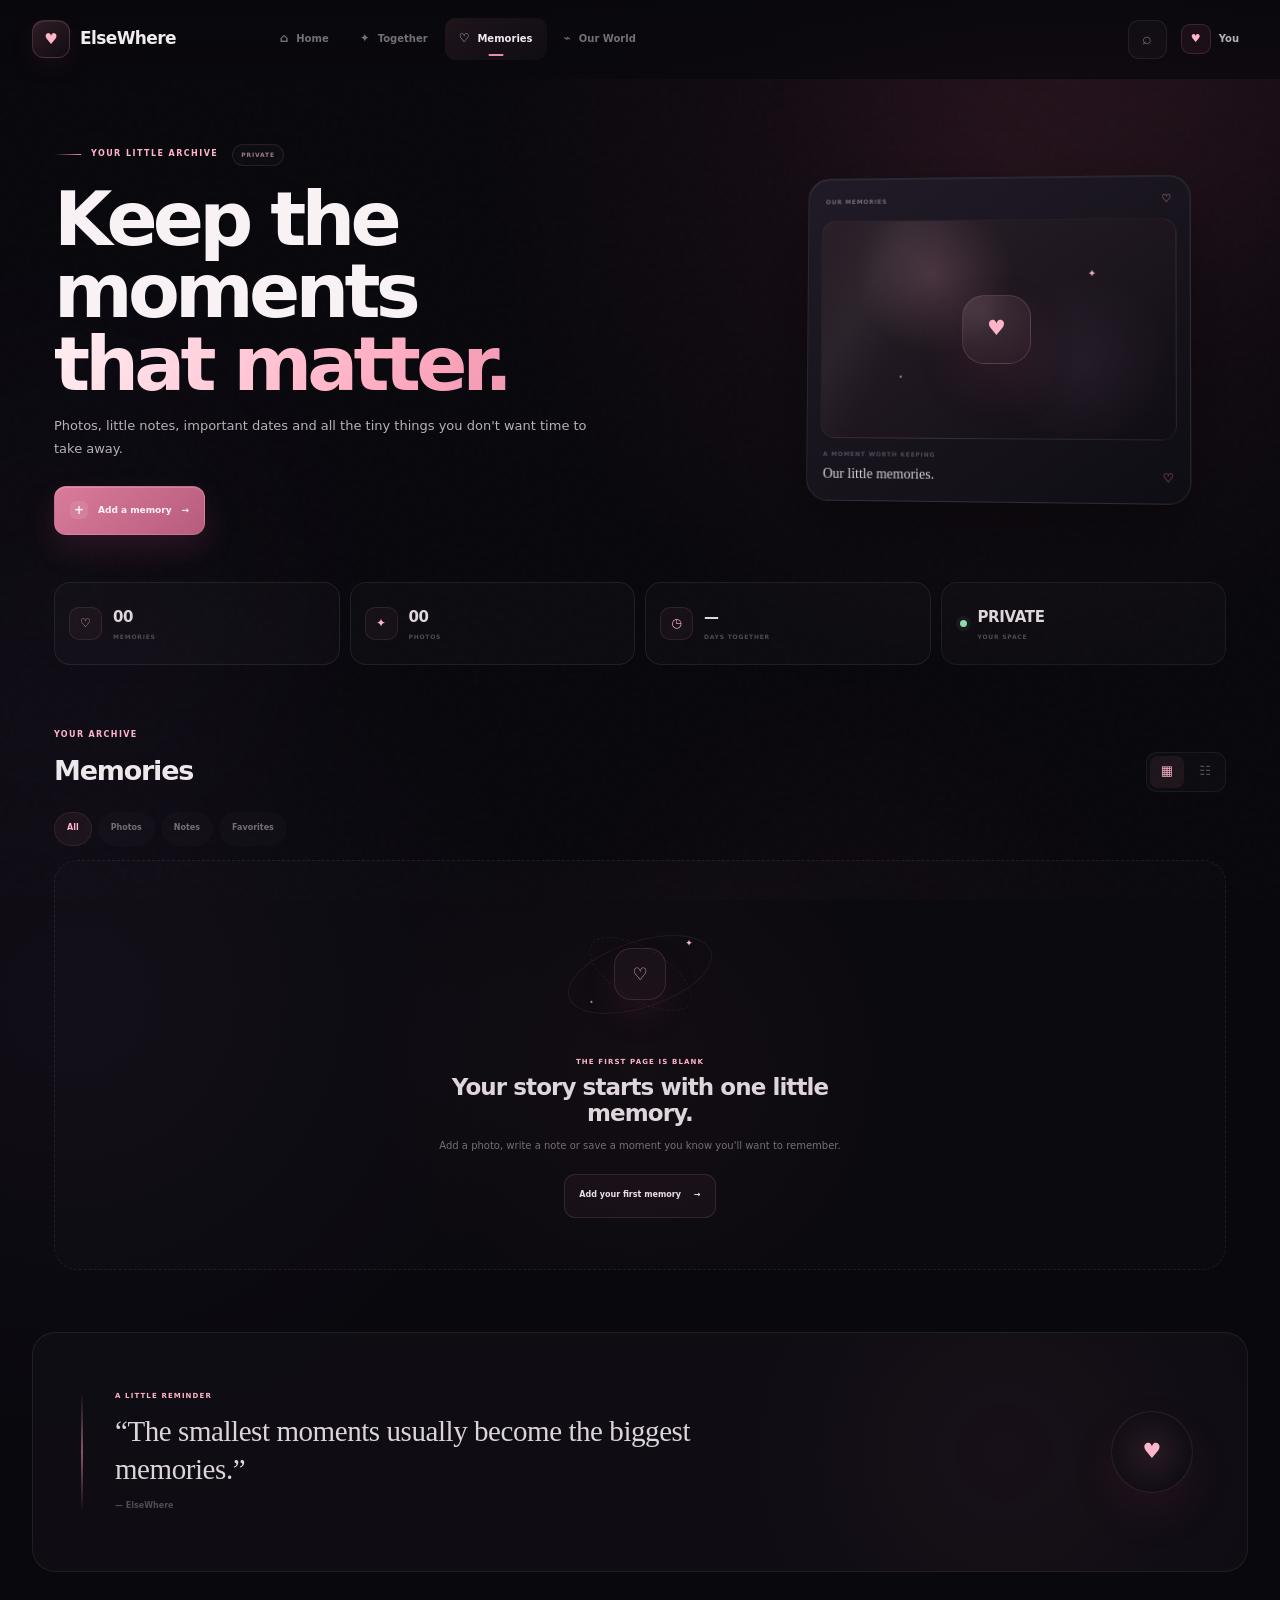
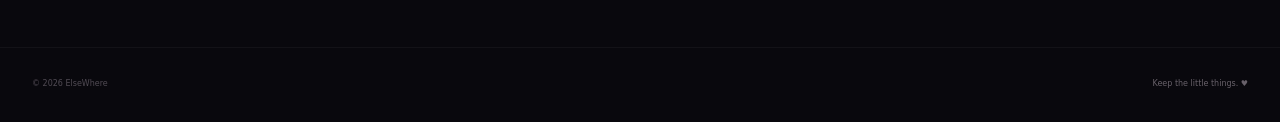
<file: memories.html>
<!DOCTYPE html>
<html lang="en">
<head>
    <meta charset="UTF-8">

    <meta
        name="viewport"
        content="width=device-width, initial-scale=1.0"
    >

    <meta
        name="description"
        content="Keep your favorite moments together in your private ElseWhere memories."
    >

    <title>Memories — ElseWhere</title>

    <link rel="stylesheet" href="./css/global.css">
    <link rel="stylesheet" href="./css/memories.css">
</head>

<body class="memories-page">

    <!-- =====================================================
         BACKGROUND
    ====================================================== -->

    <div
        class="memories-background"
        aria-hidden="true"
    >
        <div class="memories-bg-glow memories-bg-glow-one"></div>
        <div class="memories-bg-glow memories-bg-glow-two"></div>
        <div class="memories-bg-glow memories-bg-glow-three"></div>

        <div class="memories-bg-grid"></div>
        <div class="memories-bg-noise"></div>
    </div>


    <!-- =====================================================
         HEADER
    ====================================================== -->

    <header
        class="memories-header"
        id="memoriesHeader"
    >

        <div class="memories-header-inner">

            <!-- Brand -->
            <a
                href="hub.html"
                class="memories-brand"
                aria-label="Back to ElseWhere home"
            >

                <span
                    class="memories-brand-icon"
                    aria-hidden="true"
                >
                    ♥
                </span>

                <span class="memories-brand-name">
                    ElseWhere
                </span>

            </a>


            <!-- Desktop Navigation -->
            <nav
                class="memories-nav"
                aria-label="Main navigation"
            >

                <a
                    href="hub.html"
                    class="memories-nav-link"
                >
                    <span aria-hidden="true">⌂</span>
                    Home
                </a>

                <a
                    href="together.html"
                    class="memories-nav-link"
                >
                    <span aria-hidden="true">✦</span>
                    Together
                </a>

                <a
                    href="memories.html"
                    class="memories-nav-link active"
                    aria-current="page"
                >
                    <span aria-hidden="true">♡</span>
                    Memories
                </a>

                <a
                    href="our-world.html"
                    class="memories-nav-link"
                >
                    <span aria-hidden="true">⌁</span>
                    Our World
                </a>

            </nav>


            <!-- Header Actions -->
            <div class="memories-header-actions">

                <button
                    type="button"
                    class="memories-icon-button"
                    id="memorySearchButton"
                    aria-label="Search memories"
                >
                    ⌕
                </button>


                <a
                    href="settings.html"
                    class="memories-profile"
                    aria-label="Open settings"
                >

                    <span class="memories-profile-avatar">
                        ♥
                    </span>

                    <span class="memories-profile-name">
                        You
                    </span>

                </a>


                <button
                    type="button"
                    class="memories-menu-button"
                    id="memoriesMenuButton"
                    aria-label="Open navigation"
                    aria-expanded="false"
                >
                    <span></span>
                    <span></span>
                    <span></span>
                </button>

            </div>

        </div>


        <!-- Mobile Navigation -->
        <div
            class="memories-mobile-menu"
            id="memoriesMobileMenu"
        >

            <nav aria-label="Mobile navigation">

                <a href="hub.html">
                    <span aria-hidden="true">⌂</span>
                    Home
                </a>

                <a href="together.html">
                    <span aria-hidden="true">✦</span>
                    Together
                </a>

                <a
                    href="memories.html"
                    class="active"
                >
                    <span aria-hidden="true">♡</span>
                    Memories
                </a>

                <a href="our-world.html">
                    <span aria-hidden="true">⌁</span>
                    Our World
                </a>

                <a href="settings.html">
                    <span aria-hidden="true">⚙</span>
                    Settings
                </a>

            </nav>

        </div>

    </header>


    <!-- =====================================================
         MAIN
    ====================================================== -->

    <main class="memories-main">

        <div class="memories-container">


            <!-- =================================================
                 HERO
            ================================================== -->

            <section class="memories-hero">

                <div class="memories-hero-copy">

                    <div class="memories-eyebrow">

                        <span class="memories-eyebrow-line"></span>

                        YOUR LITTLE ARCHIVE

                        <span class="memories-private">
                            PRIVATE
                        </span>

                    </div>


                    <h1>
                        Keep the moments
                        <span>that matter.</span>
                    </h1>


                    <p>
                        Photos, little notes, important dates and
                        all the tiny things you don't want time
                        to take away.
                    </p>


                    <button
                        type="button"
                        class="memories-primary-button"
                        id="addMemoryButton"
                    >
                        <span class="memories-button-icon">
                            +
                        </span>

                        <span>
                            Add a memory
                        </span>

                        <span>
                            →
                        </span>
                    </button>

                </div>


                <!-- Hero visual -->
                <div class="memories-hero-visual">

                    <div class="memory-hero-orbit orbit-one"></div>
                    <div class="memory-hero-orbit orbit-two"></div>

                    <div class="memory-hero-frame">

                        <div class="memory-hero-frame-top">

                            <span>
                                OUR MEMORIES
                            </span>

                            <span>
                                ♡
                            </span>

                        </div>


                        <div class="memory-hero-photo">

                            <div class="memory-photo-shine"></div>

                            <div class="memory-photo-center">
                                ♥
                            </div>

                            <span class="memory-photo-spark spark-one">
                                ✦
                            </span>

                            <span class="memory-photo-spark spark-two">
                                ·
                            </span>

                        </div>


                        <div class="memory-hero-caption">

                            <div>
                                <span>
                                    A MOMENT WORTH KEEPING
                                </span>

                                <strong>
                                    Our little memories.
                                </strong>
                            </div>

                            <span>
                                ♡
                            </span>

                        </div>

                    </div>

                </div>

            </section>


            <!-- =================================================
                 MEMORY STATS
            ================================================== -->

            <section class="memory-stats">

                <div class="memory-stat">

                    <span class="memory-stat-icon">
                        ♡
                    </span>

                    <div>
                        <strong id="memoryCount">
                            00
                        </strong>

                        <span>
                            MEMORIES
                        </span>
                    </div>

                </div>


                <div class="memory-stat">

                    <span class="memory-stat-icon">
                        ✦
                    </span>

                    <div>
                        <strong id="memoryPhotoCount">
                            00
                        </strong>

                        <span>
                            PHOTOS
                        </span>
                    </div>

                </div>


                <div class="memory-stat">

                    <span class="memory-stat-icon">
                        ◷
                    </span>

                    <div>
                        <strong>
                            —
                        </strong>

                        <span>
                            DAYS TOGETHER
                        </span>
                    </div>

                </div>


                <div class="memory-stat memory-stat-private">

                    <span class="memory-private-dot"></span>

                    <div>
                        <strong>
                            PRIVATE
                        </strong>

                        <span>
                            YOUR SPACE
                        </span>
                    </div>

                </div>

            </section>


            <!-- =================================================
                 MEMORY TOOLBAR
            ================================================== -->

            <section class="memories-library">

                <div class="memories-library-heading">

                    <div>

                        <span class="memories-section-label">
                            YOUR ARCHIVE
                        </span>

                        <h2>
                            Memories
                        </h2>

                    </div>


                    <div class="memories-view-controls">

                        <button
                            type="button"
                            class="memory-view-button active"
                            id="gridViewButton"
                            aria-label="Grid view"
                            aria-pressed="true"
                        >
                            ▦
                        </button>

                        <button
                            type="button"
                            class="memory-view-button"
                            id="listViewButton"
                            aria-label="List view"
                            aria-pressed="false"
                        >
                            ☷
                        </button>

                    </div>

                </div>


                <!-- Filters -->
                <div class="memories-filters">

                    <button
                        type="button"
                        class="memory-filter active"
                        data-filter="all"
                    >
                        All
                    </button>

                    <button
                        type="button"
                        class="memory-filter"
                        data-filter="photos"
                    >
                        Photos
                    </button>

                    <button
                        type="button"
                        class="memory-filter"
                        data-filter="notes"
                    >
                        Notes
                    </button>

                    <button
                        type="button"
                        class="memory-filter"
                        data-filter="important"
                    >
                        Favorites
                    </button>

                </div>


                <!-- =================================================
                     EMPTY STATE
                ================================================== -->

                <div
                    class="memories-empty"
                    id="memoriesEmpty"
                >

                    <div class="memories-empty-art">

                        <div class="empty-orbit orbit-one"></div>
                        <div class="empty-orbit orbit-two"></div>

                        <div class="empty-center">
                            ♡
                        </div>

                        <span class="empty-spark spark-one">
                            ✦
                        </span>

                        <span class="empty-spark spark-two">
                            ·
                        </span>

                    </div>


                    <span class="memories-empty-label">
                        THE FIRST PAGE IS BLANK
                    </span>


                    <h3>
                        Your story starts with
                        one little memory.
                    </h3>


                    <p>
                        Add a photo, write a note or save a
                        moment you know you'll want to remember.
                    </p>


                    <button
                        type="button"
                        class="memories-empty-button"
                        id="emptyAddMemoryButton"
                    >
                        <span>
                            Add your first memory
                        </span>

                        <span>
                            →
                        </span>
                    </button>

                </div>


                <!-- =================================================
                     FUTURE MEMORY GRID
                ================================================== -->

                <div
                    class="memories-grid"
                    id="memoriesGrid"
                    hidden
                >

                    <!-- Memory items will be inserted here -->

                </div>

            </section>


            <!-- =================================================
                 MEMORY QUOTE
            ================================================== -->

            <section class="memories-quote">

                <div class="memories-quote-line"></div>

                <div class="memories-quote-content">

                    <span>
                        A LITTLE REMINDER
                    </span>

                    <blockquote>
                        “The smallest moments
                        usually become the biggest memories.”
                    </blockquote>

                    <strong>
                        — ElseWhere
                    </strong>

                </div>

                <div class="memories-quote-heart">
                    ♥
                </div>

            </section>

        </div>

    </main>


    <!-- =====================================================
         ADD MEMORY MODAL
    ====================================================== -->

    <div
        class="memory-modal"
        id="memoryModal"
        aria-hidden="true"
    >

        <div
            class="memory-modal-backdrop"
            data-memory-close
        ></div>


        <section
            class="memory-modal-card"
            role="dialog"
            aria-modal="true"
            aria-labelledby="memoryModalTitle"
        >

            <button
                type="button"
                class="memory-modal-close"
                id="memoryModalClose"
                aria-label="Close"
            >
                ×
            </button>


            <div class="memory-modal-icon">
                ♡
            </div>


            <span class="memory-modal-label">
                ADD TO YOUR STORY
            </span>


            <h2 id="memoryModalTitle">
                Save a little moment.
            </h2>


            <p>
                Your memory system will be connected here.
                You'll be able to add photos, notes and
                moments to your private archive.
            </p>


            <div class="memory-modal-options">

                <button
                    type="button"
                    class="memory-option"
                    data-memory-type="photo"
                >

                    <span>
                        ▣
                    </span>

                    <div>
                        <strong>
                            Photo
                        </strong>

                        <small>
                            Save a picture together.
                        </small>
                    </div>

                    <i>
                        →
                    </i>

                </button>


                <button
                    type="button"
                    class="memory-option"
                    data-memory-type="note"
                >

                    <span>
                        ✎
                    </span>

                    <div>
                        <strong>
                            Little note
                        </strong>

                        <small>
                            Write something worth keeping.
                        </small>
                    </div>

                    <i>
                        →
                    </i>

                </button>


                <button
                    type="button"
                    class="memory-option"
                    data-memory-type="moment"
                >

                    <span>
                        ✦
                    </span>

                    <div>
                        <strong>
                            Moment
                        </strong>

                        <small>
                            Capture something special.
                        </small>
                    </div>

                    <i>
                        →
                    </i>

                </button>

            </div>


            <button
                type="button"
                class="memory-modal-button"
                data-memory-close
            >
                Back to memories
            </button>

        </section>

    </div>


    <!-- =====================================================
         FOOTER
    ====================================================== -->

    <footer class="memories-footer">

        <div class="memories-footer-inner">

            <span>
                © 2026 ElseWhere
            </span>

            <span>
                Keep the little things. ♥
            </span>

        </div>

    </footer>


    <!-- =====================================================
         SCRIPTS
    ====================================================== -->

    <script src="./js/global.js" defer></script>
    <script src="./js/memories.js" defer></script>

</body>
</html>
</file>
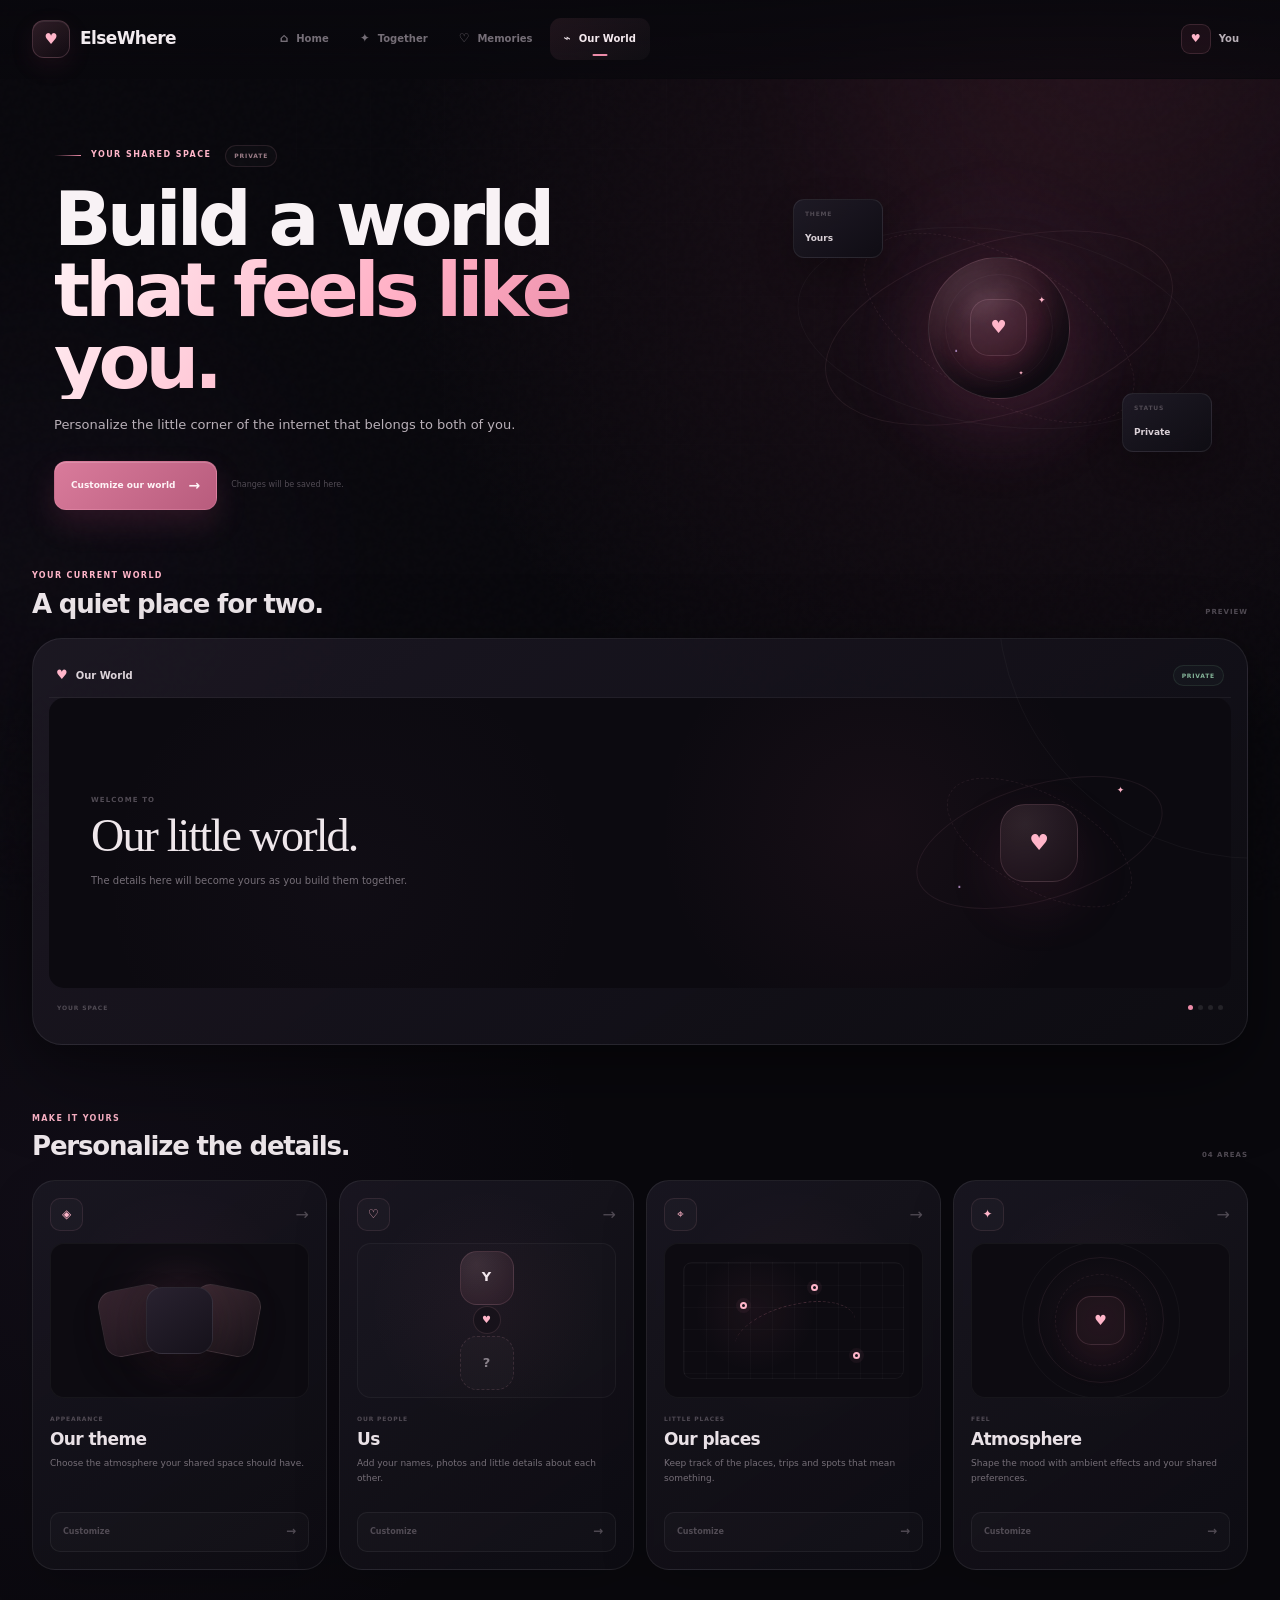
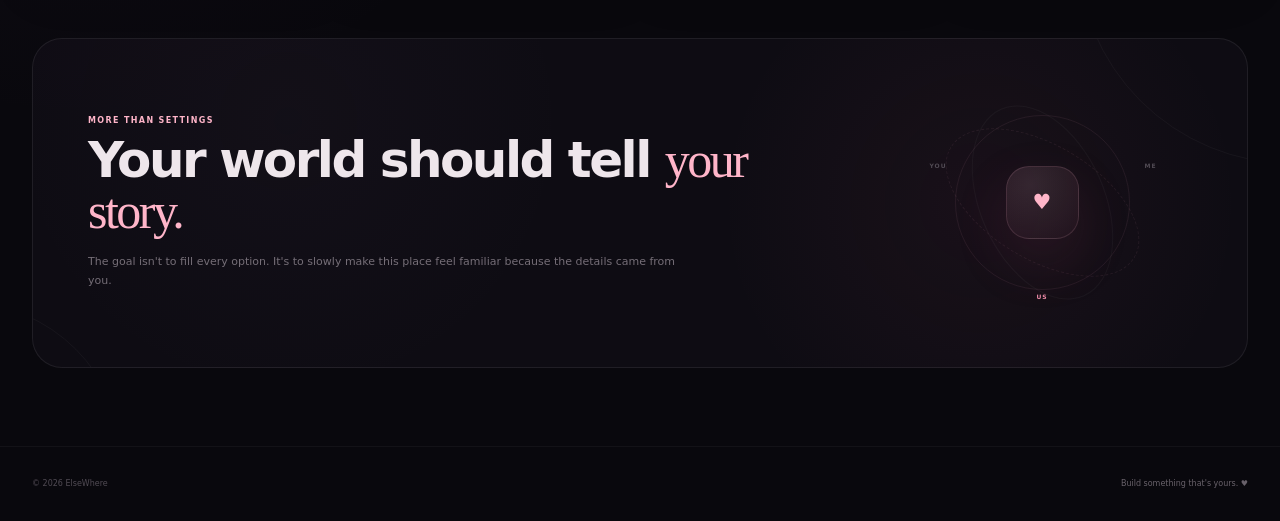
<file: our-world.html>
<!DOCTYPE html>
<html lang="en">
<head>
    <meta charset="UTF-8">

    <meta
        name="viewport"
        content="width=device-width, initial-scale=1.0"
    >

    <meta
        name="description"
        content="Build and personalize your shared world on ElseWhere."
    >

    <title>Our World — ElseWhere</title>

    <link rel="stylesheet" href="./css/global.css">
    <link rel="stylesheet" href="./css/our-world.css">
</head>

<body class="world-page">

    <!-- =====================================================
         BACKGROUND
    ====================================================== -->

    <div
        class="world-background"
        aria-hidden="true"
    >
        <div class="world-bg-glow world-bg-glow-one"></div>
        <div class="world-bg-glow world-bg-glow-two"></div>
        <div class="world-bg-glow world-bg-glow-three"></div>

        <div class="world-bg-grid"></div>
        <div class="world-bg-noise"></div>
    </div>


    <!-- =====================================================
         HEADER
    ====================================================== -->

    <header
        class="world-header"
        id="worldHeader"
    >

        <div class="world-header-inner">

            <!-- Brand -->
            <a
                href="hub.html"
                class="world-brand"
                aria-label="Back to ElseWhere home"
            >
                <span
                    class="world-brand-icon"
                    aria-hidden="true"
                >
                    ♥
                </span>

                <span class="world-brand-name">
                    ElseWhere
                </span>
            </a>


            <!-- Desktop navigation -->
            <nav
                class="world-nav"
                aria-label="Main navigation"
            >

                <a
                    href="hub.html"
                    class="world-nav-link"
                >
                    <span aria-hidden="true">⌂</span>
                    Home
                </a>

                <a
                    href="together.html"
                    class="world-nav-link"
                >
                    <span aria-hidden="true">✦</span>
                    Together
                </a>

                <a
                    href="memories.html"
                    class="world-nav-link"
                >
                    <span aria-hidden="true">♡</span>
                    Memories
                </a>

                <a
                    href="our-world.html"
                    class="world-nav-link active"
                    aria-current="page"
                >
                    <span aria-hidden="true">⌁</span>
                    Our World
                </a>

            </nav>


            <!-- Header actions -->
            <div class="world-header-actions">

                <a
                    href="settings.html"
                    class="world-profile"
                    aria-label="Open settings"
                >

                    <span class="world-profile-avatar">
                        ♥
                    </span>

                    <span class="world-profile-name">
                        You
                    </span>

                </a>


                <button
                    type="button"
                    class="world-menu-button"
                    id="worldMenuButton"
                    aria-label="Open navigation"
                    aria-expanded="false"
                >
                    <span></span>
                    <span></span>
                    <span></span>
                </button>

            </div>

        </div>


        <!-- Mobile navigation -->
        <div
            class="world-mobile-menu"
            id="worldMobileMenu"
        >

            <nav aria-label="Mobile navigation">

                <a href="hub.html">
                    <span aria-hidden="true">⌂</span>
                    Home
                </a>

                <a href="together.html">
                    <span aria-hidden="true">✦</span>
                    Together
                </a>

                <a href="memories.html">
                    <span aria-hidden="true">♡</span>
                    Memories
                </a>

                <a
                    href="our-world.html"
                    class="active"
                >
                    <span aria-hidden="true">⌁</span>
                    Our World
                </a>

                <a href="settings.html">
                    <span aria-hidden="true">⚙</span>
                    Settings
                </a>

            </nav>

        </div>

    </header>


    <!-- =====================================================
         MAIN
    ====================================================== -->

    <main class="world-main">

        <div class="world-container">


            <!-- =================================================
                 HERO
            ================================================== -->

            <section class="world-hero">

                <div class="world-hero-copy">

                    <div class="world-eyebrow">

                        <span class="world-eyebrow-line"></span>

                        YOUR SHARED SPACE

                        <span class="world-private">
                            PRIVATE
                        </span>

                    </div>


                    <h1>
                        Build a world
                        <span>that feels like you.</span>
                    </h1>


                    <p>
                        Personalize the little corner of the
                        internet that belongs to both of you.
                    </p>


                    <div class="world-hero-actions">

                        <button
                            type="button"
                            class="world-primary-button"
                            id="customizeWorldButton"
                        >
                            <span>Customize our world</span>
                            <span>→</span>
                        </button>

                        <span class="world-save-note">
                            Changes will be saved here.
                        </span>

                    </div>

                </div>


                <!-- Hero visual -->
                <div class="world-hero-visual">

                    <div class="world-visual-glow"></div>

                    <div class="world-planet-orbit orbit-one"></div>
                    <div class="world-planet-orbit orbit-two"></div>
                    <div class="world-planet-orbit orbit-three"></div>


                    <div class="world-planet">

                        <div class="world-planet-highlight"></div>

                        <div class="world-planet-core">
                            ♥
                        </div>

                        <span class="world-star star-one">
                            ✦
                        </span>

                        <span class="world-star star-two">
                            ·
                        </span>

                        <span class="world-star star-three">
                            ✦
                        </span>

                    </div>


                    <div class="world-floating-tag world-tag-one">

                        <span>THEME</span>
                        <strong>Yours</strong>

                    </div>


                    <div class="world-floating-tag world-tag-two">

                        <span>STATUS</span>
                        <strong>Private</strong>

                    </div>

                </div>

            </section>


            <!-- =================================================
                 WORLD PREVIEW
            ================================================== -->

            <section
                class="world-preview-section"
                aria-labelledby="world-preview-title"
            >

                <div class="world-section-heading">

                    <div>

                        <span class="world-section-label">
                            YOUR CURRENT WORLD
                        </span>

                        <h2 id="world-preview-title">
                            A quiet place for two.
                        </h2>

                    </div>

                    <span class="world-section-meta">
                        PREVIEW
                    </span>

                </div>


                <div class="world-preview">

                    <div class="world-preview-top">

                        <div class="world-preview-brand">

                            <span>♥</span>

                            <strong>
                                Our World
                            </strong>

                        </div>


                        <span class="world-preview-private">
                            PRIVATE
                        </span>

                    </div>


                    <div class="world-preview-content">

                        <div class="world-preview-message">

                            <span>
                                WELCOME TO
                            </span>

                            <h3>
                                Our little world.
                            </h3>

                            <p>
                                The details here will become
                                yours as you build them together.
                            </p>

                        </div>


                        <!-- Mini world -->
                        <div class="world-mini-scene">

                            <div class="mini-scene-orbit scene-orbit-one"></div>
                            <div class="mini-scene-orbit scene-orbit-two"></div>

                            <div class="mini-scene-center">
                                ♥
                            </div>

                            <span class="mini-scene-star scene-star-one">
                                ✦
                            </span>

                            <span class="mini-scene-star scene-star-two">
                                ·
                            </span>

                        </div>

                    </div>


                    <div class="world-preview-bottom">

                        <span>
                            YOUR SPACE
                        </span>

                        <div class="world-preview-dots">

                            <span class="active"></span>
                            <span></span>
                            <span></span>
                            <span></span>

                        </div>

                    </div>

                </div>

            </section>


            <!-- =================================================
                 CUSTOMIZATION CARDS
            ================================================== -->

            <section
                class="world-customization"
                aria-labelledby="customization-title"
            >

                <div class="world-section-heading">

                    <div>

                        <span class="world-section-label">
                            MAKE IT YOURS
                        </span>

                        <h2 id="customization-title">
                            Personalize the details.
                        </h2>

                    </div>

                    <span class="world-section-meta">
                        04 AREAS
                    </span>

                </div>


                <div class="world-option-grid">


                    <!-- Theme -->
                    <article class="world-option-card">

                        <div class="world-option-header">

                            <span class="world-option-icon">
                                ◈
                            </span>

                            <span class="world-option-arrow">
                                →
                            </span>

                        </div>


                        <div class="world-option-visual theme-visual">

                            <div class="theme-swatch swatch-one"></div>
                            <div class="theme-swatch swatch-two"></div>
                            <div class="theme-swatch swatch-three"></div>

                            <div class="theme-glow"></div>

                        </div>


                        <div class="world-option-content">

                            <span>
                                APPEARANCE
                            </span>

                            <h3>
                                Our theme
                            </h3>

                            <p>
                                Choose the atmosphere your
                                shared space should have.
                            </p>

                        </div>


                        <button
                            type="button"
                            class="world-option-button"
                            data-world-option="theme"
                        >
                            Customize
                            <span>→</span>
                        </button>

                    </article>


                    <!-- Couple -->
                    <article class="world-option-card">

                        <div class="world-option-header">

                            <span class="world-option-icon">
                                ♡
                            </span>

                            <span class="world-option-arrow">
                                →
                            </span>

                        </div>


                        <div class="world-option-visual couple-visual">

                            <div class="couple-avatar avatar-you">
                                Y
                            </div>

                            <div class="couple-heart">
                                ♥
                            </div>

                            <div class="couple-avatar avatar-partner">
                                ?
                            </div>

                        </div>


                        <div class="world-option-content">

                            <span>
                                OUR PEOPLE
                            </span>

                            <h3>
                                Us
                            </h3>

                            <p>
                                Add your names, photos and
                                little details about each other.
                            </p>

                        </div>


                        <button
                            type="button"
                            class="world-option-button"
                            data-world-option="couple"
                        >
                            Customize
                            <span>→</span>
                        </button>

                    </article>


                    <!-- Places -->
                    <article class="world-option-card">

                        <div class="world-option-header">

                            <span class="world-option-icon">
                                ⌖
                            </span>

                            <span class="world-option-arrow">
                                →
                            </span>

                        </div>


                        <div class="world-option-visual places-visual">

                            <div class="places-map-grid"></div>

                            <div class="place-point point-one">
                                <span></span>
                            </div>

                            <div class="place-point point-two">
                                <span></span>
                            </div>

                            <div class="place-point point-three">
                                <span></span>
                            </div>

                            <div class="place-route"></div>

                        </div>


                        <div class="world-option-content">

                            <span>
                                LITTLE PLACES
                            </span>

                            <h3>
                                Our places
                            </h3>

                            <p>
                                Keep track of the places,
                                trips and spots that mean something.
                            </p>

                        </div>


                        <button
                            type="button"
                            class="world-option-button"
                            data-world-option="places"
                        >
                            Customize
                            <span>→</span>
                        </button>

                    </article>


                    <!-- Atmosphere -->
                    <article class="world-option-card">

                        <div class="world-option-header">

                            <span class="world-option-icon">
                                ✦
                            </span>

                            <span class="world-option-arrow">
                                →
                            </span>

                        </div>


                        <div class="world-option-visual atmosphere-visual">

                            <div class="atmosphere-circle atmosphere-circle-one"></div>
                            <div class="atmosphere-circle atmosphere-circle-two"></div>
                            <div class="atmosphere-circle atmosphere-circle-three"></div>

                            <div class="atmosphere-center">
                                ♥
                            </div>

                        </div>


                        <div class="world-option-content">

                            <span>
                                FEEL
                            </span>

                            <h3>
                                Atmosphere
                            </h3>

                            <p>
                                Shape the mood with ambient
                                effects and your shared preferences.
                            </p>

                        </div>


                        <button
                            type="button"
                            class="world-option-button"
                            data-world-option="atmosphere"
                        >
                            Customize
                            <span>→</span>
                        </button>

                    </article>

                </div>

            </section>


            <!-- =================================================
                 OUR STORY
            ================================================== -->

            <section class="world-story">

                <div class="world-story-copy">

                    <span class="world-section-label">
                        MORE THAN SETTINGS
                    </span>

                    <h2>
                        Your world should tell
                        <span>your story.</span>
                    </h2>

                    <p>
                        The goal isn't to fill every option.
                        It's to slowly make this place feel
                        familiar because the details came from you.
                    </p>

                </div>


                <div class="world-story-visual">

                    <div class="story-ring story-ring-one"></div>
                    <div class="story-ring story-ring-two"></div>
                    <div class="story-ring story-ring-three"></div>

                    <div class="story-heart">
                        ♥
                    </div>

                    <span class="story-label story-label-one">
                        YOU
                    </span>

                    <span class="story-label story-label-two">
                        ME
                    </span>

                    <span class="story-label story-label-three">
                        US
                    </span>

                </div>

            </section>

        </div>

    </main>


    <!-- =====================================================
         CUSTOMIZATION MODAL
    ====================================================== -->

    <div
        class="world-modal"
        id="worldModal"
        aria-hidden="true"
    >

        <div
            class="world-modal-backdrop"
            data-world-close
        ></div>


        <section
            class="world-modal-card"
            role="dialog"
            aria-modal="true"
            aria-labelledby="worldModalTitle"
        >

            <button
                type="button"
                class="world-modal-close"
                id="worldModalClose"
                aria-label="Close"
            >
                ×
            </button>


            <div class="world-modal-icon">
                ⌁
            </div>


            <span class="world-modal-label">
                YOUR WORLD
            </span>


            <h2 id="worldModalTitle">
                Make it yours.
            </h2>


            <p id="worldModalText">
                World customization will be connected
                here. Your choices will eventually shape
                the shared space you build together.
            </p>


            <div class="world-modal-preview">

                <span class="world-modal-preview-label">
                    CURRENT STATE
                </span>

                <strong>
                    Waiting for your first customization.
                </strong>

            </div>


            <button
                type="button"
                class="world-modal-button"
                data-world-close
            >
                Back to our world
            </button>

        </section>

    </div>


    <!-- =====================================================
         FOOTER
    ====================================================== -->

    <footer class="world-footer">

        <div class="world-footer-inner">

            <span>
                © 2026 ElseWhere
            </span>

            <span>
                Build something that's yours. ♥
            </span>

        </div>

    </footer>


    <!-- =====================================================
         SCRIPTS
    ====================================================== -->

    <script src="./js/global.js" defer></script>
    <script src="./js/our-world.js" defer></script>

</body>
</html>
</file>
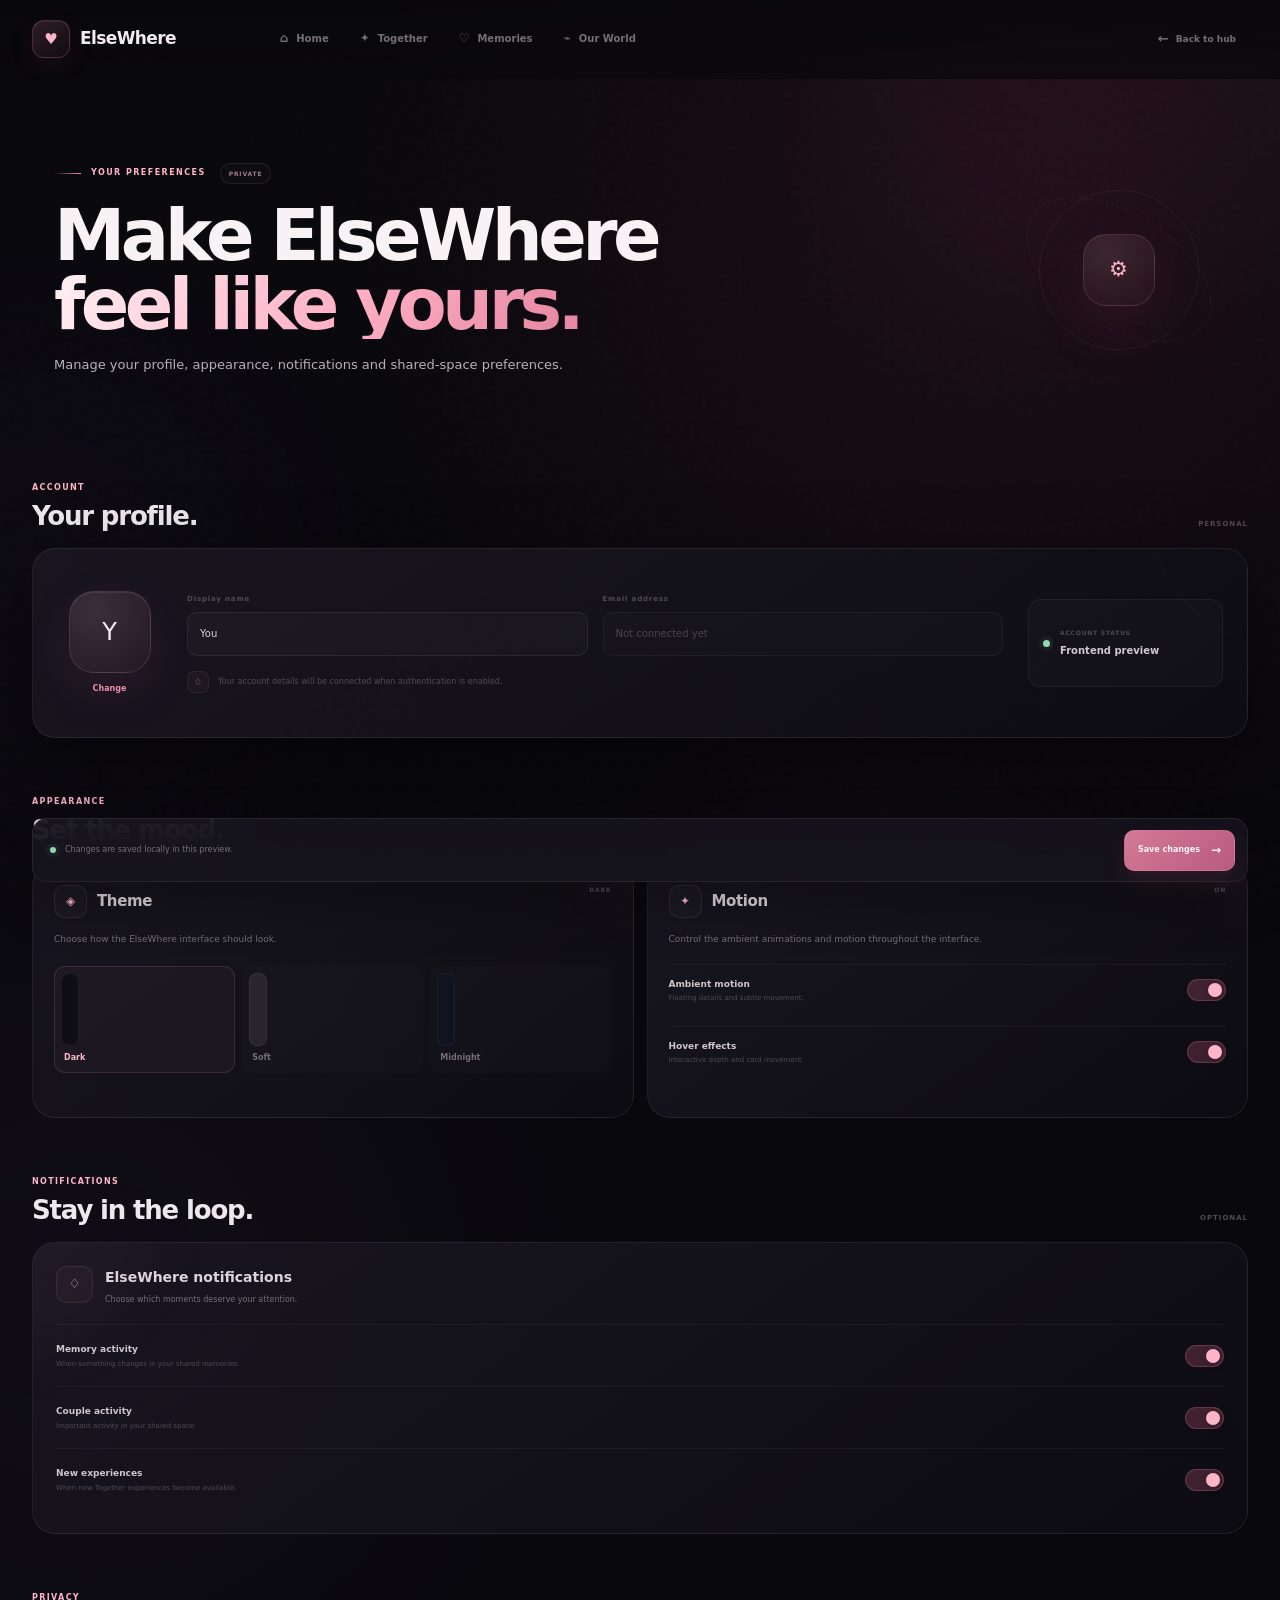
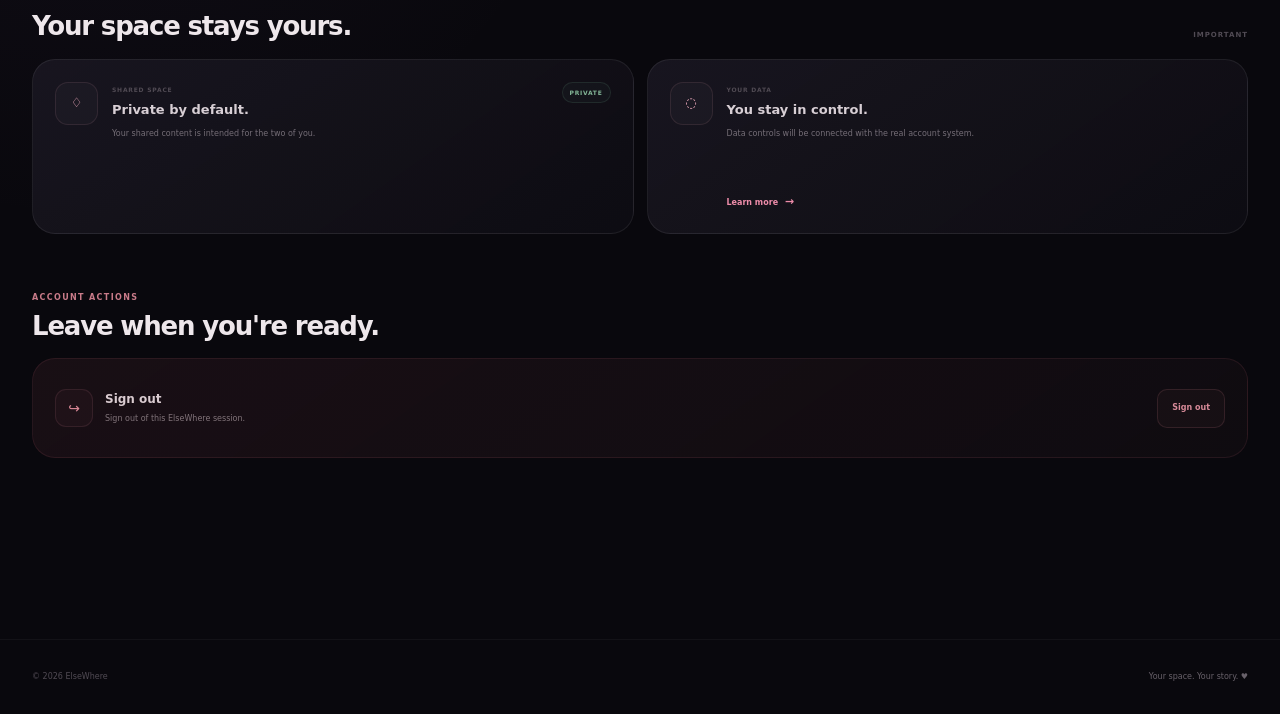
<file: settings.html>
<!DOCTYPE html>
<html lang="en">
<head>
    <meta charset="UTF-8">

    <meta
        name="viewport"
        content="width=device-width, initial-scale=1.0"
    >

    <meta
        name="description"
        content="Manage your ElseWhere profile, preferences and private space."
    >

    <title>Settings — ElseWhere</title>

    <link rel="stylesheet" href="./css/global.css">
    <link rel="stylesheet" href="./css/settings.css">
</head>

<body class="settings-page">

    <!-- =====================================================
         BACKGROUND
    ====================================================== -->

    <div
        class="settings-background"
        aria-hidden="true"
    >
        <div class="settings-bg-glow settings-bg-glow-one"></div>
        <div class="settings-bg-glow settings-bg-glow-two"></div>
        <div class="settings-bg-glow settings-bg-glow-three"></div>

        <div class="settings-bg-grid"></div>
        <div class="settings-bg-noise"></div>
    </div>


    <!-- =====================================================
         HEADER
    ====================================================== -->

    <header
        class="settings-header"
        id="settingsHeader"
    >

        <div class="settings-header-inner">

            <!-- Brand -->
            <a
                href="hub.html"
                class="settings-brand"
                aria-label="Back to ElseWhere home"
            >
                <span
                    class="settings-brand-icon"
                    aria-hidden="true"
                >
                    ♥
                </span>

                <span class="settings-brand-name">
                    ElseWhere</span>
                </span>
            </a>


            <!-- Desktop navigation -->
            <nav
                class="settings-nav"
                aria-label="Main navigation"
            >

                <a
                    href="hub.html"
                    class="settings-nav-link"
                >
                    <span aria-hidden="true">⌂</span>
                    Home
                </a>

                <a
                    href="together.html"
                    class="settings-nav-link"
                >
                    <span aria-hidden="true">✦</span>
                    Together
                </a>

                <a
                    href="memories.html"
                    class="settings-nav-link"
                >
                    <span aria-hidden="true">♡</span>
                    Memories
                </a>

                <a
                    href="our-world.html"
                    class="settings-nav-link"
                >
                    <span aria-hidden="true">⌁</span>
                    Our World
                </a>

            </nav>


            <!-- Header actions -->
            <div class="settings-header-actions">

                <a
                    href="hub.html"
                    class="settings-back-link"
                >
                    <span aria-hidden="true">←</span>
                    Back to hub
                </a>


                <button
                    type="button"
                    class="settings-menu-button"
                    id="settingsMenuButton"
                    aria-label="Open navigation"
                    aria-expanded="false"
                >
                    <span></span>
                    <span></span>
                    <span></span>
                </button>

            </div>

        </div>


        <!-- Mobile navigation -->
        <div
            class="settings-mobile-menu"
            id="settingsMobileMenu"
        >

            <nav aria-label="Mobile navigation">

                <a href="hub.html">
                    <span aria-hidden="true">⌂</span>
                    Home
                </a>

                <a href="together.html">
                    <span aria-hidden="true">✦</span>
                    Together
                </a>

                <a href="memories.html">
                    <span aria-hidden="true">♡</span>
                    Memories
                </a>

                <a href="our-world.html">
                    <span aria-hidden="true">⌁</span>
                    Our World
                </a>

                <a
                    href="settings.html"
                    class="active"
                >
                    <span aria-hidden="true">⚙</span>
                    Settings
                </a>

            </nav>

        </div>

    </header>


    <!-- =====================================================
         MAIN
    ====================================================== -->

    <main class="settings-main">

        <div class="settings-container">


            <!-- =================================================
                 PAGE INTRO
            ================================================== -->

            <section class="settings-intro">

                <div class="settings-intro-copy">

                    <div class="settings-eyebrow">

                        <span class="settings-eyebrow-line"></span>

                        YOUR PREFERENCES

                        <span class="settings-private">
                            PRIVATE
                        </span>

                    </div>


                    <h1>
                        Make ElseWhere
                        <span>feel like yours.</span>
                    </h1>


                    <p>
                        Manage your profile, appearance,
                        notifications and shared-space preferences.
                    </p>

                </div>


                <div class="settings-intro-mark">

                    <div class="settings-mark-ring ring-one"></div>
                    <div class="settings-mark-ring ring-two"></div>

                    <div class="settings-mark-center">
                        ⚙
                    </div>

                </div>

            </section>


            <!-- =================================================
                 PROFILE + ACCOUNT
            ================================================== -->

            <section class="settings-section">

                <div class="settings-section-heading">

                    <div>
                        <span class="settings-section-label">
                            ACCOUNT
                        </span>

                        <h2>
                            Your profile.
                        </h2>
                    </div>

                    <span class="settings-section-meta">
                        PERSONAL
                    </span>

                </div>


                <div class="settings-account-card">

                    <!-- Avatar -->
                    <div class="settings-account-avatar-wrap">

                        <div class="settings-account-avatar">
                            <span id="settingsAvatarLetter">
                                Y
                            </span>
                        </div>

                        <button
                            type="button"
                            class="settings-avatar-button"
                            id="changeAvatarButton"
                        >
                            Change
                        </button>

                    </div>


                    <!-- Account details -->
                    <div class="settings-account-details">

                        <div class="settings-field">

                            <label for="displayName">
                                Display name
                            </label>

                            <input
                                id="displayName"
                                type="text"
                                value="You"
                                maxlength="60"
                                autocomplete="name"
                            >

                        </div>


                        <div class="settings-field">

                            <label for="emailAddress">
                                Email address
                            </label>

                            <input
                                id="emailAddress"
                                type="email"
                                placeholder="Not connected yet"
                                autocomplete="email"
                                disabled
                            >

                        </div>


                        <div class="settings-account-note">

                            <span class="settings-note-icon">
                                ♢
                            </span>

                            <p>
                                Your account details will be connected
                                when authentication is enabled.
                            </p>

                        </div>

                    </div>


                    <!-- Account status -->
                    <div class="settings-account-status">

                        <span class="settings-status-dot"></span>

                        <div>

                            <span>
                                ACCOUNT STATUS
                            </span>

                            <strong>
                                Frontend preview
                            </strong>

                        </div>

                    </div>

                </div>

            </section>


            <!-- =================================================
                 APPEARANCE
            ================================================== -->

            <section class="settings-section">

                <div class="settings-section-heading">

                    <div>
                        <span class="settings-section-label">
                            APPEARANCE
                        </span>

                        <h2>
                            Set the mood.
                        </h2>
                    </div>

                    <span class="settings-section-meta">
                        VISUAL
                    </span>

                </div>


                <div class="settings-settings-grid">


                    <!-- Theme -->
                    <article class="settings-panel">

                        <div class="settings-panel-header">

                            <div>

                                <span class="settings-panel-icon">
                                    ◈
                                </span>

                                <h3>
                                    Theme
                                </h3>

                            </div>

                            <span class="settings-panel-caption">
                                DARK
                            </span>

                        </div>


                        <p>
                            Choose how the ElseWhere interface
                            should look.
                        </p>


                        <div class="settings-theme-options">

                            <button
                                type="button"
                                class="settings-theme-option active"
                                data-theme="dark"
                                aria-pressed="true"
                            >

                                <span class="theme-preview dark-preview">
                                    <i></i>
                                    <i></i>
                                    <i></i>
                                </span>

                                <strong>
                                    Dark
                                </strong>

                            </button>


                            <button
                                type="button"
                                class="settings-theme-option"
                                data-theme="soft"
                                aria-pressed="false"
                            >

                                <span class="theme-preview soft-preview">
                                    <i></i>
                                    <i></i>
                                    <i></i>
                                </span>

                                <strong>
                                    Soft
                                </strong>

                            </button>


                            <button
                                type="button"
                                class="settings-theme-option"
                                data-theme="midnight"
                                aria-pressed="false"
                            >

                                <span class="theme-preview midnight-preview">
                                    <i></i>
                                    <i></i>
                                    <i></i>
                                </span>

                                <strong>
                                    Midnight
                                </strong>

                            </button>

                        </div>

                    </article>


                    <!-- Motion -->
                    <article class="settings-panel">

                        <div class="settings-panel-header">

                            <div>

                                <span class="settings-panel-icon">
                                    ✦
                                </span>

                                <h3>
                                    Motion
                                </h3>

                            </div>

                            <span class="settings-panel-caption">
                                ON
                            </span>

                        </div>


                        <p>
                            Control the ambient animations and
                            motion throughout the interface.
                        </p>


                        <label class="settings-toggle-row">

                            <div>

                                <strong>
                                    Ambient motion
                                </strong>

                                <small>
                                    Floating details and subtle movement.
                                </small>

                            </div>

                            <input
                                type="checkbox"
                                id="motionToggle"
                                checked
                            >

                            <span class="settings-toggle">
                                <i></i>
                            </span>

                        </label>


                        <label class="settings-toggle-row">

                            <div>

                                <strong>
                                    Hover effects
                                </strong>

                                <small>
                                    Interactive depth and card movement.
                                </small>

                            </div>

                            <input
                                type="checkbox"
                                id="hoverToggle"
                                checked
                            >

                            <span class="settings-toggle">
                                <i></i>
                            </span>

                        </label>

                    </article>

                </div>

            </section>


            <!-- =================================================
                 NOTIFICATIONS
            ================================================== -->

            <section class="settings-section">

                <div class="settings-section-heading">

                    <div>
                        <span class="settings-section-label">
                            NOTIFICATIONS
                        </span>

                        <h2>
                            Stay in the loop.
                        </h2>
                    </div>

                    <span class="settings-section-meta">
                        OPTIONAL
                    </span>

                </div>


                <div class="settings-notification-card">

                    <div class="settings-notification-intro">

                        <span class="settings-notification-icon">
                            ♢
                        </span>

                        <div>

                            <h3>
                                ElseWhere notifications
                            </h3>

                            <p>
                                Choose which moments deserve
                                your attention.
                            </p>

                        </div>

                    </div>


                    <div class="settings-notification-list">

                        <label class="settings-notification-row">

                            <div>

                                <strong>
                                    Memory activity
                                </strong>

                                <small>
                                    When something changes in your
                                    shared memories.
                                </small>

                            </div>

                            <input
                                type="checkbox"
                                id="memoryNotifications"
                                checked
                            >

                            <span class="settings-toggle">
                                <i></i>
                            </span>

                        </label>


                        <label class="settings-notification-row">

                            <div>

                                <strong>
                                    Couple activity
                                </strong>

                                <small>
                                    Important activity in your
                                    shared space.
                                </small>

                            </div>

                            <input
                                type="checkbox"
                                id="coupleNotifications"
                                checked
                            >

                            <span class="settings-toggle">
                                <i></i>
                            </span>

                        </label>


                        <label class="settings-notification-row">

                            <div>

                                <strong>
                                    New experiences
                                </strong>

                                <small>
                                    When new Together experiences
                                    become available.
                                </small>

                            </div>

                            <input
                                type="checkbox"
                                id="experienceNotifications"
                                checked
                            >

                            <span class="settings-toggle">
                                <i></i>
                            </span>

                        </label>

                    </div>

                </div>

            </section>


            <!-- =================================================
                 PRIVACY
            ================================================== -->

            <section class="settings-section">

                <div class="settings-section-heading">

                    <div>
                        <span class="settings-section-label">
                            PRIVACY
                        </span>

                        <h2>
                            Your space stays yours.
                        </h2>
                    </div>

                    <span class="settings-section-meta">
                        IMPORTANT
                    </span>

                </div>


                <div class="settings-privacy-grid">


                    <!-- Private space -->
                    <article class="settings-privacy-card">

                        <div class="settings-privacy-icon">
                            ♢
                        </div>

                        <div>

                            <span>
                                SHARED SPACE
                            </span>

                            <h3>
                                Private by default.
                            </h3>

                            <p>
                                Your shared content is intended
                                for the two of you.
                            </p>

                        </div>

                        <span class="settings-privacy-status">
                            PRIVATE
                        </span>

                    </article>


                    <!-- Data -->
                    <article class="settings-privacy-card">

                        <div class="settings-privacy-icon">
                            ◌
                        </div>

                        <div>

                            <span>
                                YOUR DATA
                            </span>

                            <h3>
                                You stay in control.
                            </h3>

                            <p>
                                Data controls will be connected
                                with the real account system.
                            </p>

                        </div>

                        <button
                            type="button"
                            class="settings-text-button"
                            id="dataInfoButton"
                        >
                            Learn more
                            <span>→</span>
                        </button>

                    </article>

                </div>

            </section>


            <!-- =================================================
                 DANGER ZONE
            ================================================== -->

            <section class="settings-section settings-danger-section">

                <div class="settings-section-heading">

                    <div>
                        <span class="settings-section-label settings-danger-label">
                            ACCOUNT ACTIONS
                        </span>

                        <h2>
                            Leave when you're ready.
                        </h2>
                    </div>

                </div>


                <div class="settings-danger-card">

                    <div>

                        <span class="settings-danger-icon">
                            ↪
                        </span>

                        <div>

                            <h3>
                                Sign out
                            </h3>

                            <p>
                                Sign out of this ElseWhere session.
                            </p>

                        </div>

                    </div>


                    <button
                        type="button"
                        class="settings-danger-button"
                        id="signOutButton"
                    >
                        Sign out
                    </button>

                </div>

            </section>


            <!-- =================================================
                 SAVE BAR
            ================================================== -->

            <div
                class="settings-save-bar"
                id="settingsSaveBar"
                aria-live="polite"
            >

                <div>

                    <span class="settings-save-dot"></span>

                    <span id="settingsSaveText">
                        Changes are saved locally in this preview.
                    </span>

                </div>

                <button
                    type="button"
                    id="saveSettingsButton"
                    class="settings-save-button"
                >
                    Save changes
                    <span>→</span>
                </button>

            </div>

        </div>

    </main>


    <!-- =====================================================
         MODAL
    ====================================================== -->

    <div
        class="settings-modal"
        id="settingsModal"
        aria-hidden="true"
    >

        <div
            class="settings-modal-backdrop"
            data-settings-close
        ></div>


        <section
            class="settings-modal-card"
            role="dialog"
            aria-modal="true"
            aria-labelledby="settingsModalTitle"
        >

            <button
                type="button"
                class="settings-modal-close"
                id="settingsModalClose"
                aria-label="Close"
            >
                ×
            </button>


            <div class="settings-modal-icon">
                ⚙
            </div>


            <span class="settings-modal-label">
                ElseWhere
            </span>


            <h2 id="settingsModalTitle">
                Settings will connect here.
            </h2>


            <p id="settingsModalText">
                The real account, privacy and preference
                system will be connected after the frontend
                foundation is complete.
            </p>


            <button
                type="button"
                class="settings-modal-button"
                data-settings-close
            >
                Back to settings
            </button>

        </section>

    </div>


    <!-- =====================================================
         FOOTER
    ====================================================== -->

    <footer class="settings-footer">

        <div class="settings-footer-inner">

            <span>
                © 2026 ElseWhere
            </span>

            <span>
                Your space. Your story. ♥
            </span>

        </div>

    </footer>


    <!-- =====================================================
         SCRIPTS
    ====================================================== -->

    <script src="./js/global.js" defer></script>
    <script src="./js/settings.js" defer></script>

</body>
</html>
</file>
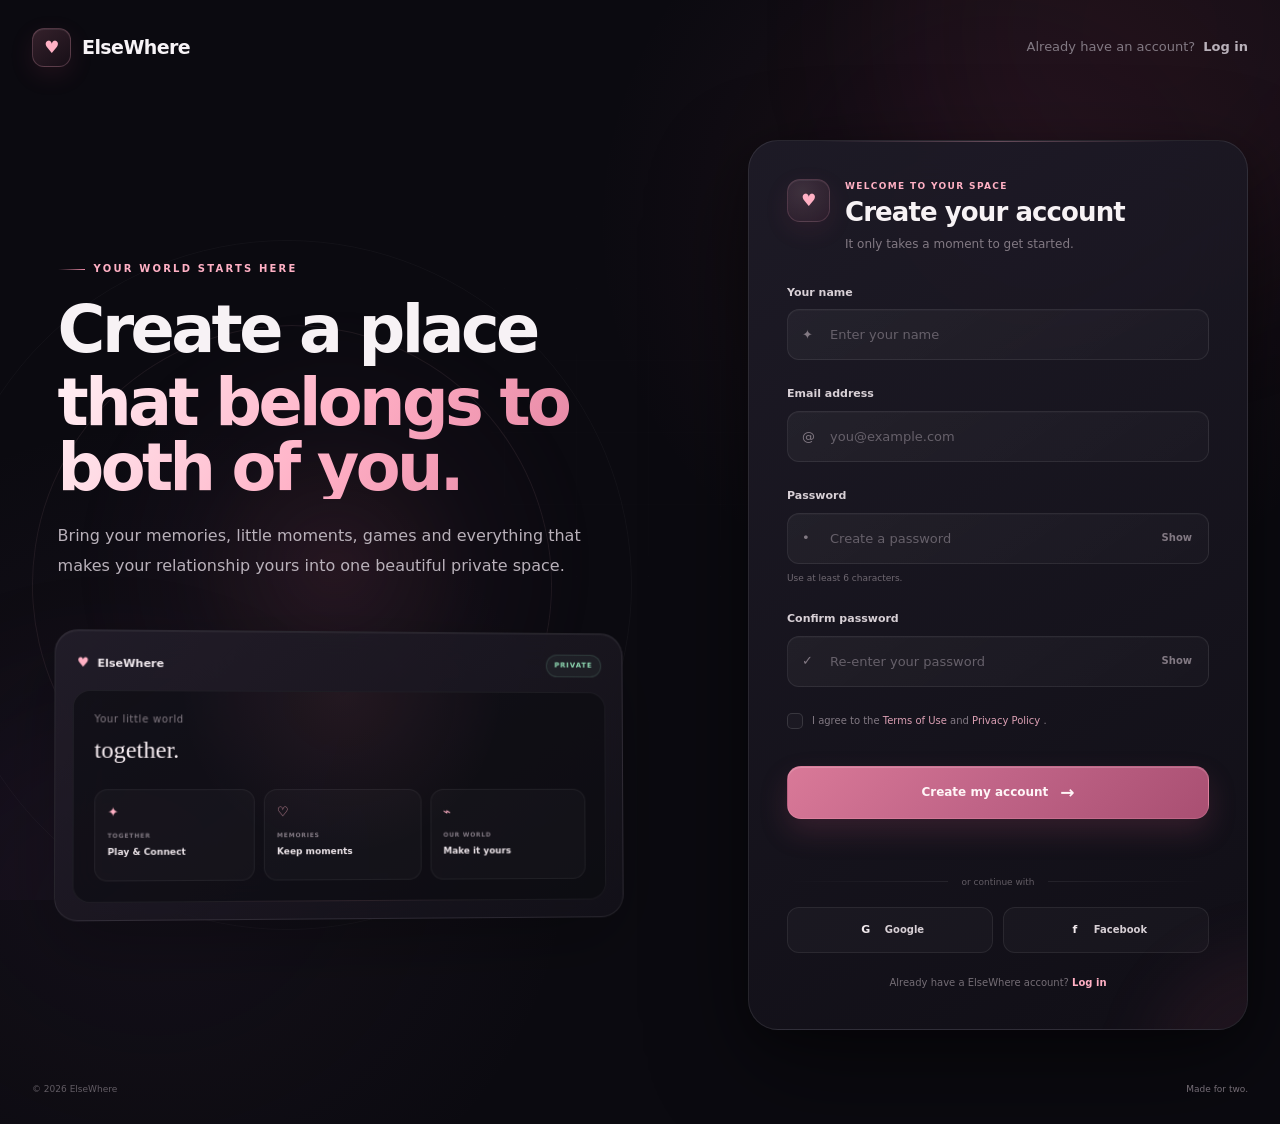
<file: signup.html>
<!DOCTYPE html>
<html lang="en">
<head>
    <meta charset="UTF-8">
    <meta name="viewport" content="width=device-width, initial-scale=1.0">

    <meta
        name="description"
        content="Create your ElseWhere account and start building your private world together."
    >

    <title>Create Account — ElseWhere</title>

    <link rel="stylesheet" href="./css/global.css">
    <link rel="stylesheet" href="./css/auth.css">
</head>

<body class="auth-page">

    <!-- Background -->
    <div class="auth-background" aria-hidden="true">
        <div class="auth-glow auth-glow-one"></div>
        <div class="auth-glow auth-glow-two"></div>
        <div class="auth-grid"></div>
    </div>

    <!-- Header -->
    <header class="auth-header">
        <a href="index.html" class="brand auth-brand" aria-label="ElseWhere home">
            <span class="brand-icon" aria-hidden="true">♥</span>
            <span class="brand-name">ElseWhere</span>
        </a>

        <a href="login.html" class="auth-back-link">
            <span>Already have an account?</span>
            <strong>Log in</strong>
        </a>
    </header>

    <!-- Main -->
    <main class="auth-main">
        <div class="auth-shell">

            <!-- Left Showcase -->
            <section class="auth-showcase" aria-label="ElseWhere introduction">

                <div class="auth-showcase-glow"></div>

                <div class="auth-showcase-ring auth-ring-one"></div>
                <div class="auth-showcase-ring auth-ring-two"></div>

                <div class="auth-showcase-content">
                    <span class="auth-showcase-label">
                        YOUR WORLD STARTS HERE
                    </span>

                    <h1>
                        Create a place
                        <span>that belongs to both of you.</span>
                    </h1>

                    <p>
                        Bring your memories, little moments, games and
                        everything that makes your relationship yours into
                        one beautiful private space.
                    </p>

                    <div class="auth-mini-preview">

                        <div class="auth-mini-preview-top">
                            <div class="auth-mini-brand">
                                <span>♥</span>
                                ElseWhere
                            </div>

                            <span class="auth-mini-status">
                                PRIVATE
                            </span>
                        </div>

                        <div class="auth-mini-preview-body">

                            <div class="auth-mini-heading">
                                <span>Your little world</span>
                                <strong>together.</strong>
                            </div>

                            <div class="auth-mini-cards">
                                <div class="auth-mini-card">
                                    <span class="auth-mini-card-icon">✦</span>
                                    <small>TOGETHER</small>
                                    <strong>Play & Connect</strong>
                                </div>

                                <div class="auth-mini-card">
                                    <span class="auth-mini-card-icon">♡</span>
                                    <small>MEMORIES</small>
                                    <strong>Keep moments</strong>
                                </div>

                                <div class="auth-mini-card">
                                    <span class="auth-mini-card-icon">⌁</span>
                                    <small>OUR WORLD</small>
                                    <strong>Make it yours</strong>
                                </div>
                            </div>

                        </div>
                    </div>
                </div>
            </section>

            <!-- Signup Card -->
            <section class="auth-card" aria-labelledby="signup-title">

                <div class="auth-card-header">
                    <div class="auth-icon" aria-hidden="true">♥</div>

                    <div>
                        <span class="auth-eyebrow">WELCOME TO YOUR SPACE</span>

                        <h2 id="signup-title">
                            Create your account
                        </h2>

                        <p>
                            It only takes a moment to get started.
                        </p>
                    </div>
                </div>

                <form
                    id="signupForm"
                    class="auth-form"
                    novalidate
                >

                    <!-- Name -->
                    <div class="form-field">
                        <label for="fullName">
                            Your name
                        </label>

                        <div class="input-shell">
                            <span class="input-icon" aria-hidden="true">
                                ✦
                            </span>

                            <input
                                id="fullName"
                                name="fullName"
                                type="text"
                                autocomplete="name"
                                placeholder="Enter your name"
                                maxlength="60"
                                required
                            >
                        </div>

                        <small
                            id="fullNameError"
                            class="field-error"
                            aria-live="polite"
                        ></small>
                    </div>

                    <!-- Email -->
                    <div class="form-field">
                        <label for="email">
                            Email address
                        </label>

                        <div class="input-shell">
                            <span class="input-icon" aria-hidden="true">
                                @
                            </span>

                            <input
                                id="email"
                                name="email"
                                type="email"
                                autocomplete="email"
                                placeholder="you@example.com"
                                required
                            >
                        </div>

                        <small
                            id="emailError"
                            class="field-error"
                            aria-live="polite"
                        ></small>
                    </div>

                    <!-- Password -->
                    <div class="form-field">
                        <label for="password">
                            Password
                        </label>

                        <div class="input-shell">
                            <span class="input-icon" aria-hidden="true">
                                •
                            </span>

                            <input
                                id="password"
                                name="password"
                                type="password"
                                autocomplete="new-password"
                                placeholder="Create a password"
                                minlength="6"
                                required
                            >

                            <button
                                type="button"
                                class="password-toggle"
                                id="passwordToggle"
                                aria-label="Show password"
                                aria-pressed="false"
                            >
                                Show
                            </button>
                        </div>

                        <div class="password-hint">
                            Use at least 6 characters.
                        </div>

                        <small
                            id="passwordError"
                            class="field-error"
                            aria-live="polite"
                        ></small>
                    </div>

                    <!-- Confirm Password -->
                    <div class="form-field">
                        <label for="confirmPassword">
                            Confirm password
                        </label>

                        <div class="input-shell">
                            <span class="input-icon" aria-hidden="true">
                                ✓
                            </span>

                            <input
                                id="confirmPassword"
                                name="confirmPassword"
                                type="password"
                                autocomplete="new-password"
                                placeholder="Re-enter your password"
                                minlength="6"
                                required
                            >

                            <button
                                type="button"
                                class="password-toggle"
                                id="confirmPasswordToggle"
                                aria-label="Show confirmation password"
                                aria-pressed="false"
                            >
                                Show
                            </button>
                        </div>

                        <small
                            id="confirmPasswordError"
                            class="field-error"
                            aria-live="polite"
                        ></small>
                    </div>

                    <!-- Terms -->
                    <label class="remember-option signup-terms">
                        <input
                            type="checkbox"
                            id="terms"
                            name="terms"
                            required
                        >

                        <span class="custom-checkbox" aria-hidden="true"></span>

                        <span class="remember-text">
                            I agree to the
                            <a href="#" class="inline-link">
                                Terms of Use
                            </a>
                            and
                            <a href="#" class="inline-link">
                                Privacy Policy
                            </a>.
                        </span>
                    </label>

                    <small
                        id="termsError"
                        class="field-error"
                        aria-live="polite"
                    ></small>

                    <!-- Submit -->
                    <button
                        type="submit"
                        class="auth-submit"
                        id="signupSubmit"
                    >
                        <span>Create my account</span>
                        <span class="auth-submit-arrow" aria-hidden="true">
                            →
                        </span>
                    </button>

                    <!-- Status -->
                    <p
                        id="signupStatus"
                        class="auth-status"
                        aria-live="polite"
                    ></p>
                </form>

                <!-- Divider -->
                <div class="auth-divider">
                    <span>or continue with</span>
                </div>

                <!-- Social -->
                <div class="social-auth">

                    <button
                        type="button"
                        class="social-button"
                        data-provider="google"
                    >
                        <span class="social-icon">G</span>
                        <span>Google</span>
                    </button>

                    <button
                        type="button"
                        class="social-button"
                        data-provider="facebook"
                    >
                        <span class="social-icon">f</span>
                        <span>Facebook</span>
                    </button>

                </div>

                <!-- Login Link -->
                <p class="auth-switch">
                    Already have a ElseWhere account?
                    <a href="login.html">Log in</a>
                </p>

            </section>
        </div>
    </main>

    <!-- Footer -->
    <footer class="auth-footer">
        <span>© 2026 ElseWhere</span>
        <span>Made for two.</span>
    </footer>

    <script src="./js/global.js" defer></script>
    <script src="./js/auth.js" defer></script>

</body>
</html>
</file>
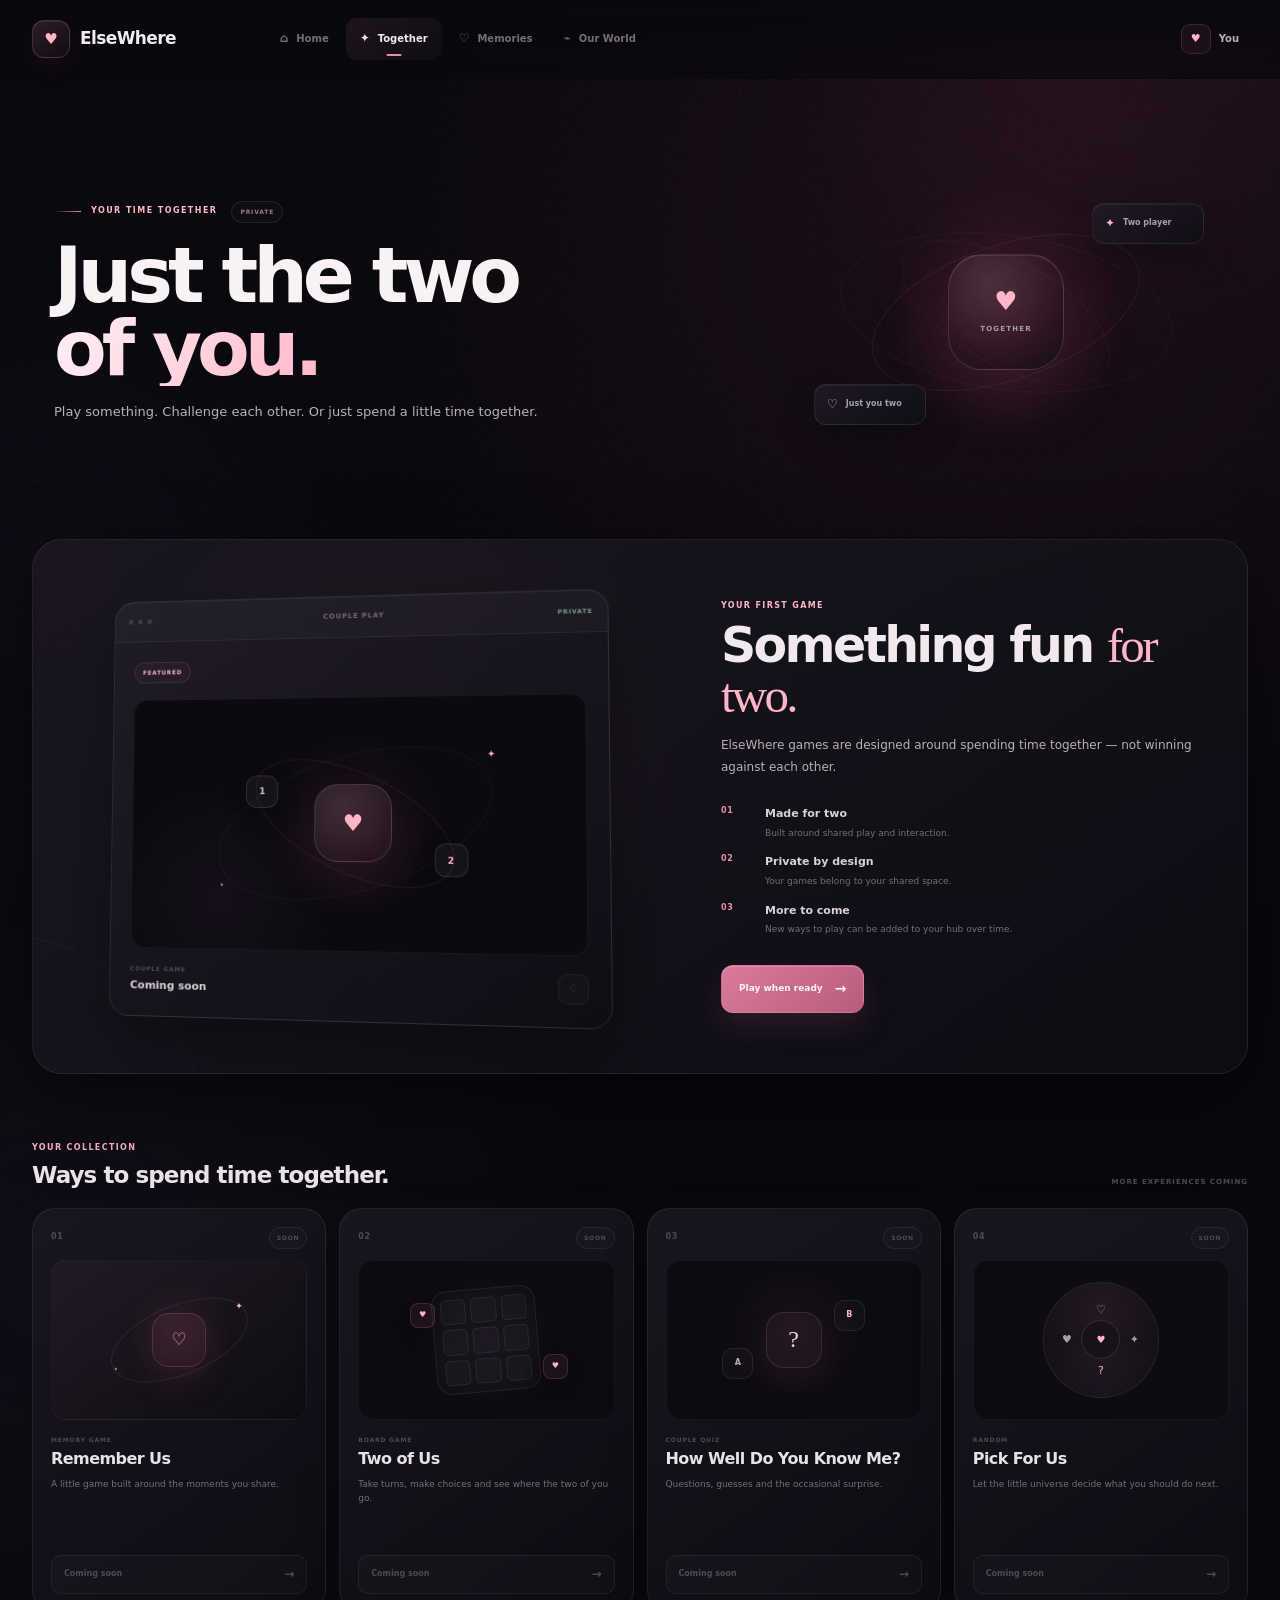
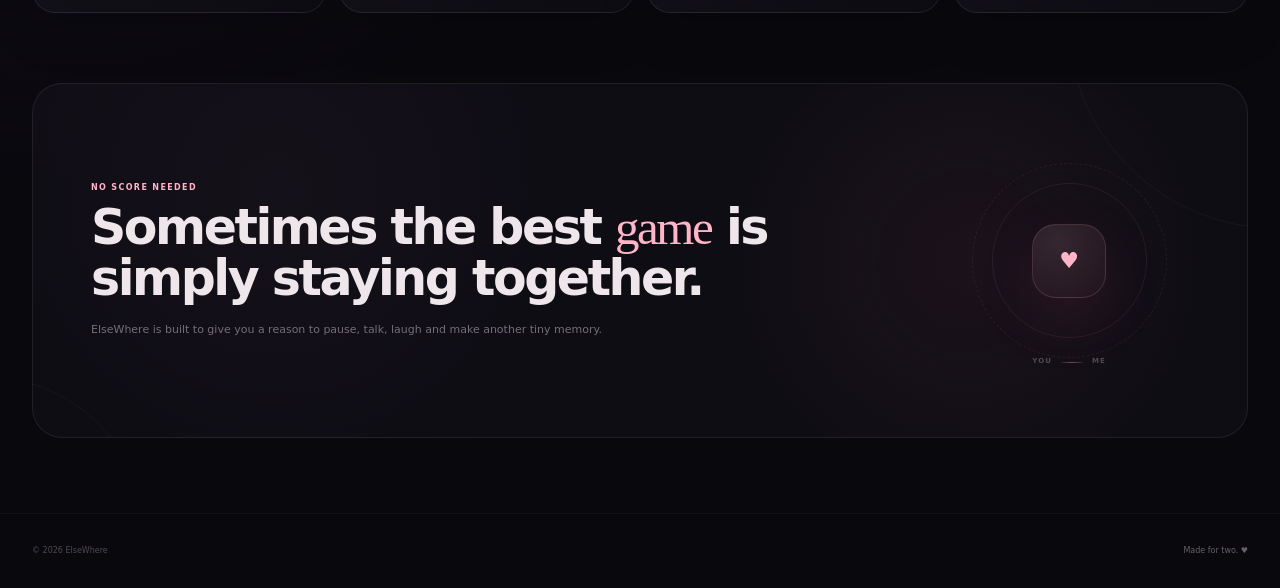
<file: together.html>
<!DOCTYPE html>
<html lang="en">
<head>
    <meta charset="UTF-8">

    <meta
        name="viewport"
        content="width=device-width, initial-scale=1.0"
    >

    <meta
        name="description"
        content="Play, connect and spend time together on ElseWhere."
    >

    <title>Together — ElseWhere</title>

    <link rel="stylesheet" href="./css/global.css">
    <link rel="stylesheet" href="./css/together.css">
</head>

<body class="together-page">

    <!-- =====================================================
         BACKGROUND
    ====================================================== -->

    <div
        class="together-background"
        aria-hidden="true"
    >
        <div class="together-bg-glow together-bg-glow-one"></div>
        <div class="together-bg-glow together-bg-glow-two"></div>
        <div class="together-bg-glow together-bg-glow-three"></div>

        <div class="together-bg-grid"></div>
        <div class="together-bg-noise"></div>
    </div>


    <!-- =====================================================
         HEADER
    ====================================================== -->

    <header
        class="together-header"
        id="togetherHeader"
    >

        <div class="together-header-inner">

            <!-- Brand -->
            <a
                href="hub.html"
                class="together-brand"
                aria-label="Back to ElseWhere home"
            >

                <span
                    class="together-brand-icon"
                    aria-hidden="true"
                >
                    ♥
                </span>

                <span class="together-brand-name">
                    ElseWhere
                </span>

            </a>


            <!-- Navigation -->
            <nav
                class="together-nav"
                aria-label="Main navigation"
            >

                <a
                    href="hub.html"
                    class="together-nav-link"
                >
                    <span aria-hidden="true">⌂</span>
                    Home
                </a>

                <a
                    href="together.html"
                    class="together-nav-link active"
                    aria-current="page"
                >
                    <span aria-hidden="true">✦</span>
                    Together
                </a>

                <a
                    href="memories.html"
                    class="together-nav-link"
                >
                    <span aria-hidden="true">♡</span>
                    Memories
                </a>

                <a
                    href="our-world.html"
                    class="together-nav-link"
                >
                    <span aria-hidden="true">⌁</span>
                    Our World
                </a>

            </nav>


            <!-- Actions -->
            <div class="together-header-actions">

                <a
                    href="settings.html"
                    class="together-profile"
                >

                    <span class="together-profile-avatar">
                        ♥
                    </span>

                    <span class="together-profile-name">
                        You
                    </span>

                </a>


                <button
                    type="button"
                    class="together-menu-button"
                    id="togetherMenuButton"
                    aria-label="Open navigation"
                    aria-expanded="false"
                >
                    <span></span>
                    <span></span>
                    <span></span>
                </button>

            </div>

        </div>


        <!-- Mobile menu -->
        <div
            class="together-mobile-menu"
            id="togetherMobileMenu"
        >

            <nav aria-label="Mobile navigation">

                <a href="hub.html">
                    <span aria-hidden="true">⌂</span>
                    Home
                </a>

                <a
                    href="together.html"
                    class="active"
                >
                    <span aria-hidden="true">✦</span>
                    Together
                </a>

                <a href="memories.html">
                    <span aria-hidden="true">♡</span>
                    Memories
                </a>

                <a href="our-world.html">
                    <span aria-hidden="true">⌁</span>
                    Our World
                </a>

                <a href="settings.html">
                    <span aria-hidden="true">⚙</span>
                    Settings
                </a>

            </nav>

        </div>

    </header>


    <!-- =====================================================
         MAIN
    ====================================================== -->

    <main class="together-main">

        <div class="together-container">


            <!-- =================================================
                 HERO
            ================================================== -->

            <section class="together-hero">

                <div class="together-hero-copy">

                    <div class="together-eyebrow">

                        <span class="together-eyebrow-line"></span>

                        YOUR TIME TOGETHER

                        <span class="together-private">
                            PRIVATE
                        </span>

                    </div>


                    <h1>
                        Just the two
                        <span>of you.</span>
                    </h1>


                    <p>
                        Play something. Challenge each other.
                        Or just spend a little time together.
                    </p>

                </div>


                <!-- Hero visual -->
                <div class="together-hero-visual">

                    <div class="together-hero-orbit orbit-one"></div>
                    <div class="together-hero-orbit orbit-two"></div>
                    <div class="together-hero-orbit orbit-three"></div>

                    <div class="together-hero-center">

                        <span class="together-center-heart">
                            ♥
                        </span>

                        <span class="together-center-label">
                            TOGETHER
                        </span>

                    </div>


                    <div class="together-floating-card together-float-one">
                        <span>✦</span>
                        Two player
                    </div>

                    <div class="together-floating-card together-float-two">
                        <span>♡</span>
                        Just you two
                    </div>

                </div>

            </section>


            <!-- =================================================
                 FEATURED GAME
            ================================================== -->

            <section
                class="together-featured"
                aria-labelledby="featured-game-title"
            >

                <div class="together-featured-visual">

                    <div class="featured-glow"></div>

                    <div class="featured-game-window">

                        <div class="featured-window-top">

                            <div class="featured-window-dots">
                                <span></span>
                                <span></span>
                                <span></span>
                            </div>

                            <span>
                                COUPLE PLAY
                            </span>

                            <span class="featured-window-private">
                                PRIVATE
                            </span>

                        </div>


                        <div class="featured-game-body">

                            <div class="featured-game-badge">
                                FEATURED
                            </div>


                            <div class="featured-game-art">

                                <div class="featured-art-ring ring-a"></div>
                                <div class="featured-art-ring ring-b"></div>

                                <div class="featured-art-center">
                                    <span>♥</span>
                                </div>

                                <span class="featured-art-token token-one">
                                    1
                                </span>

                                <span class="featured-art-token token-two">
                                    2
                                </span>

                                <span class="featured-art-spark spark-one">
                                    ✦
                                </span>

                                <span class="featured-art-spark spark-two">
                                    ·
                                </span>

                            </div>


                            <div class="featured-game-footer">

                                <div>
                                    <span>
                                        COUPLE GAME
                                    </span>

                                    <strong>
                                        Coming soon
                                    </strong>
                                </div>

                                <span class="featured-game-lock">
                                    ♢
                                </span>

                            </div>

                        </div>

                    </div>

                </div>


                <div class="together-featured-content">

                    <span class="together-section-label">
                        YOUR FIRST GAME
                    </span>


                    <h2 id="featured-game-title">
                        Something fun
                        <span>for two.</span>
                    </h2>


                    <p>
                        ElseWhere games are designed around
                        spending time together — not winning
                        against each other.
                    </p>


                    <div class="together-feature-points">

                        <div class="together-feature-point">

                            <span>01</span>

                            <div>
                                <strong>
                                    Made for two
                                </strong>

                                <p>
                                    Built around shared play
                                    and interaction.
                                </p>
                            </div>

                        </div>


                        <div class="together-feature-point">

                            <span>02</span>

                            <div>
                                <strong>
                                    Private by design
                                </strong>

                                <p>
                                    Your games belong to
                                    your shared space.
                                </p>
                            </div>

                        </div>


                        <div class="together-feature-point">

                            <span>03</span>

                            <div>
                                <strong>
                                    More to come
                                </strong>

                                <p>
                                    New ways to play can be
                                    added to your hub over time.
                                </p>
                            </div>

                        </div>

                    </div>


                    <button
                        type="button"
                        class="together-primary-button"
                        id="featuredPlayButton"
                    >
                        <span>Play when ready</span>
                        <span>→</span>
                    </button>

                </div>

            </section>


            <!-- =================================================
                 GAME COLLECTION
            ================================================== -->

            <section
                class="together-games"
                aria-labelledby="games-title"
            >

                <div class="together-section-heading">

                    <div>

                        <span class="together-section-label">
                            YOUR COLLECTION
                        </span>

                        <h2 id="games-title">
                            Ways to spend time together.
                        </h2>

                    </div>

                    <span class="together-section-meta">
                        MORE EXPERIENCES COMING
                    </span>

                </div>


                <div class="together-game-grid">


                    <!-- Game 1 -->
                    <article class="together-game-card">

                        <div class="game-card-top">

                            <span class="game-card-number">
                                01
                            </span>

                            <span class="game-card-state">
                                SOON
                            </span>

                        </div>


                        <div class="game-card-art game-art-one">

                            <div class="game-art-orbit"></div>

                            <div class="game-art-symbol">
                                ♡
                            </div>

                            <span>✦</span>
                            <span>·</span>

                        </div>


                        <div class="game-card-content">

                            <span>
                                MEMORY GAME
                            </span>

                            <h3>
                                Remember Us
                            </h3>

                            <p>
                                A little game built around
                                the moments you share.
                            </p>

                        </div>


                        <button
                            type="button"
                            class="game-card-button"
                            data-game="remember-us"
                        >
                            Coming soon
                            <span>→</span>
                        </button>

                    </article>


                    <!-- Game 2 -->
                    <article class="together-game-card">

                        <div class="game-card-top">

                            <span class="game-card-number">
                                02
                            </span>

                            <span class="game-card-state">
                                SOON
                            </span>

                        </div>


                        <div class="game-card-art game-art-two">

                            <div class="game-art-board">

                                <span></span>
                                <span></span>
                                <span></span>

                                <span></span>
                                <span></span>
                                <span></span>

                                <span></span>
                                <span></span>
                                <span></span>

                            </div>

                            <div class="game-art-token token-a">
                                ♥
                            </div>

                            <div class="game-art-token token-b">
                                ♥
                            </div>

                        </div>


                        <div class="game-card-content">

                            <span>
                                BOARD GAME
                            </span>

                            <h3>
                                Two of Us
                            </h3>

                            <p>
                                Take turns, make choices and
                                see where the two of you go.
                            </p>

                        </div>


                        <button
                            type="button"
                            class="game-card-button"
                            data-game="two-of-us"
                        >
                            Coming soon
                            <span>→</span>
                        </button>

                    </article>


                    <!-- Game 3 -->
                    <article class="together-game-card">

                        <div class="game-card-top">

                            <span class="game-card-number">
                                03
                            </span>

                            <span class="game-card-state">
                                SOON
                            </span>

                        </div>


                        <div class="game-card-art game-art-three">

                            <div class="game-art-question">
                                ?
                            </div>

                            <div class="game-art-choice choice-a">
                                A
                            </div>

                            <div class="game-art-choice choice-b">
                                B
                            </div>

                        </div>


                        <div class="game-card-content">

                            <span>
                                COUPLE QUIZ
                            </span>

                            <h3>
                                How Well Do You Know Me?
                            </h3>

                            <p>
                                Questions, guesses and the
                                occasional surprise.
                            </p>

                        </div>


                        <button
                            type="button"
                            class="game-card-button"
                            data-game="couple-quiz"
                        >
                            Coming soon
                            <span>→</span>
                        </button>

                    </article>


                    <!-- Game 4 -->
                    <article class="together-game-card">

                        <div class="game-card-top">

                            <span class="game-card-number">
                                04
                            </span>

                            <span class="game-card-state">
                                SOON
                            </span>

                        </div>


                        <div class="game-card-art game-art-four">

                            <div class="game-art-wheel">

                                <span>♡</span>
                                <span>✦</span>
                                <span>?</span>
                                <span>♥</span>

                            </div>

                            <div class="game-art-wheel-center">
                                ♥
                            </div>

                        </div>


                        <div class="game-card-content">

                            <span>
                                RANDOM
                            </span>

                            <h3>
                                Pick For Us
                            </h3>

                            <p>
                                Let the little universe decide
                                what you should do next.
                            </p>

                        </div>


                        <button
                            type="button"
                            class="game-card-button"
                            data-game="pick-for-us"
                        >
                            Coming soon
                            <span>→</span>
                        </button>

                    </article>

                </div>

            </section>


            <!-- =================================================
                 COUPLE MOMENT
            ================================================== -->

            <section class="together-moment">

                <div class="together-moment-content">

                    <span class="together-section-label">
                        NO SCORE NEEDED
                    </span>

                    <h2>
                        Sometimes the best
                        <span>game</span> is simply
                        staying together.
                    </h2>

                    <p>
                        ElseWhere is built to give you a reason
                        to pause, talk, laugh and make another
                        tiny memory.
                    </p>

                </div>


                <div class="together-moment-visual">

                    <div class="moment-circle circle-one"></div>
                    <div class="moment-circle circle-two"></div>

                    <div class="moment-heart">
                        ♥
                    </div>

                    <div class="moment-caption">
                        <span>YOU</span>
                        <i></i>
                        <span>ME</span>
                    </div>

                </div>

            </section>

        </div>

    </main>


    <!-- =====================================================
         GAME MESSAGE MODAL
    ====================================================== -->

    <div
        class="together-modal"
        id="togetherModal"
        aria-hidden="true"
    >

        <div
            class="together-modal-backdrop"
            data-together-close
        ></div>


        <section
            class="together-modal-card"
            role="dialog"
            aria-modal="true"
            aria-labelledby="togetherModalTitle"
        >

            <button
                type="button"
                class="together-modal-close"
                id="togetherModalClose"
                aria-label="Close"
            >
                ×
            </button>


            <div class="together-modal-icon">
                ✦
            </div>


            <span class="together-modal-label">
                COUPLE PLAY
            </span>


            <h2 id="togetherModalTitle">
                This one isn't ready yet.
            </h2>


            <p id="togetherModalText">
                The game system will be connected here.
                For now, your collection is waiting for
                the experiences to be built.
            </p>


            <button
                type="button"
                class="together-modal-button"
                data-together-close
            >
                Back to our space
            </button>

        </section>

    </div>


    <!-- =====================================================
         FOOTER
    ====================================================== -->

    <footer class="together-footer">

        <div class="together-footer-inner">

            <span>
                © 2026 ElseWhere
            </span>

            <span>
                Made for two. ♥
            </span>

        </div>

    </footer>


    <!-- =====================================================
         SCRIPTS
    ====================================================== -->

    <script src="./js/global.js" defer></script>
    <script src="./js/together.js" defer></script>

</body>
</html>
</file>
<file: css/global.css>
/* ============================================================
   COUPLESHUB — GLOBAL DESIGN SYSTEM
   ============================================================ */


/* ============================================================
   01. ROOT
   ============================================================ */

:root {
    /* Core colors */
    --bg-main: #0a080e;
    --bg-deep: #07060b;
    --bg-soft: #100c14;

    --surface: rgba(255, 255, 255, 0.045);
    --surface-hover: rgba(255, 255, 255, 0.07);
    --surface-strong: rgba(255, 255, 255, 0.075);

    --line: rgba(255, 255, 255, 0.105);
    --line-soft: rgba(255, 255, 255, 0.065);

    /* Text */
    --text-main: #f8f4f7;
    --text-soft: #b6adb8;
    --text-muted: #807681;
    --text-dark: #171018;

    /* Accent */
    --pink: #f2a8c9;
    --pink-light: #ffd1e4;
    --pink-soft: #d98faf;
    --pink-deep: #b96b91;

    --purple: #8d6a9a;
    --purple-soft: #6d4c77;

    /* Shadows */
    --shadow-small:
        0 8px 30px rgba(0, 0, 0, 0.2);

    --shadow-medium:
        0 20px 70px rgba(0, 0, 0, 0.35);

    --shadow-large:
        0 35px 120px rgba(0, 0, 0, 0.5);

    --shadow-pink:
        0 20px 70px rgba(242, 168, 201, 0.13);

    /* Radius */
    --radius-xs: 8px;
    --radius-sm: 12px;
    --radius-md: 18px;
    --radius-lg: 26px;
    --radius-xl: 34px;
    --radius-2xl: 44px;
    --radius-pill: 999px;

    /* Layout */
    --container: 1380px;
    --gutter: 32px;

    /* Typography */
    --font-main:
        Inter,
        ui-sans-serif,
        system-ui,
        -apple-system,
        BlinkMacSystemFont,
        "Segoe UI",
        sans-serif;

    --font-display:
        Inter,
        ui-sans-serif,
        system-ui,
        -apple-system,
        BlinkMacSystemFont,
        "Segoe UI",
        sans-serif;

    /* Motion */
    --ease:
        cubic-bezier(0.22, 1, 0.36, 1);

    --ease-soft:
        cubic-bezier(0.16, 1, 0.3, 1);

    --transition-fast:
        180ms var(--ease);

    --transition:
        320ms var(--ease);

    --transition-slow:
        700ms var(--ease);
}


/* ============================================================
   02. RESET
   ============================================================ */

*,
*::before,
*::after {
    box-sizing: border-box;
    margin: 0;
    padding: 0;
}


html {
    scroll-behavior: smooth;
    background: var(--bg-main);
}


body {
    min-height: 100vh;

    background:
        var(--bg-main);

    color: var(--text-main);

    font-family: var(--font-main);
    font-size: 16px;
    line-height: 1.6;

    overflow-x: hidden;

    -webkit-font-smoothing: antialiased;
    -moz-osx-font-smoothing: grayscale;
}


body.menu-open {
    overflow: hidden;
}


img,
svg,
video {
    display: block;
    max-width: 100%;
}


button,
input,
textarea,
select {
    font: inherit;
}


button,
a {
    -webkit-tap-highlight-color: transparent;
}


button {
    border: 0;
    background: none;
    color: inherit;
}


a {
    color: inherit;
    text-decoration: none;
}


ul,
ol {
    list-style: none;
}


::selection {
    background: rgba(242, 168, 201, 0.28);
    color: #ffffff;
}


/* ============================================================
   03. PAGE LOADER
   ============================================================ */

.page-loader {
    position: fixed;
    inset: 0;
    z-index: 9999;

    display: grid;
    place-items: center;

    background: #09070c;

    opacity: 1;
    visibility: visible;

    transition:
        opacity 700ms var(--ease),
        visibility 700ms var(--ease);
}


.page-loader.is-hidden {
    opacity: 0;
    visibility: hidden;
    pointer-events: none;
}


.loader-mark {
    position: relative;

    display: grid;
    place-items: center;

    width: 64px;
    height: 64px;

    border: 1px solid rgba(242, 168, 201, 0.25);
    border-radius: 20px;

    background:
        rgba(242, 168, 201, 0.055);

    box-shadow:
        0 0 60px rgba(242, 168, 201, 0.12);

    animation:
        loader-pulse 1.5s ease-in-out infinite;
}


.loader-mark::before {
    content: "";

    position: absolute;
    inset: -10px;

    border: 1px solid rgba(242, 168, 201, 0.08);
    border-radius: 26px;
}


.loader-mark span {
    color: var(--pink-light);
    font-size: 20px;

    animation:
        loader-heart 1.5s ease-in-out infinite;
}


@keyframes loader-pulse {

    0%,
    100% {
        transform: scale(0.96);
    }

    50% {
        transform: scale(1);
    }
}


@keyframes loader-heart {

    0%,
    100% {
        transform: scale(0.9);
        opacity: 0.7;
    }

    50% {
        transform: scale(1.1);
        opacity: 1;
    }
}


/* ============================================================
   04. GLOBAL BACKGROUND
   ============================================================ */

.site-background {
    position: fixed;
    inset: 0;
    z-index: -10;

    pointer-events: none;

    overflow: hidden;

    background:
        radial-gradient(
            circle at 75% 15%,
            rgba(108, 55, 91, 0.11),
            transparent 28%
        ),
        radial-gradient(
            circle at 20% 60%,
            rgba(71, 44, 84, 0.08),
            transparent 32%
        ),
        var(--bg-main);
}


.background-glow {
    position: absolute;

    border-radius: 50%;

    filter: blur(90px);

    opacity: 0.22;

    will-change: transform;
}


.background-glow-1 {
    width: 600px;
    height: 600px;

    top: -260px;
    right: -100px;

    background:
        rgba(188, 93, 145, 0.17);
}


.background-glow-2 {
    width: 500px;
    height: 500px;

    left: -250px;
    top: 45%;

    background:
        rgba(96, 63, 117, 0.12);
}


.background-glow-3 {
    width: 450px;
    height: 450px;

    right: 10%;
    bottom: -250px;

    background:
        rgba(242, 168, 201, 0.08);
}


.background-grid {
    position: absolute;
    inset: 0;

    opacity: 0.18;

    background-image:
        linear-gradient(
            rgba(255, 255, 255, 0.025) 1px,
            transparent 1px
        ),
        linear-gradient(
            90deg,
            rgba(255, 255, 255, 0.025) 1px,
            transparent 1px
        );

    background-size: 72px 72px;

    mask-image:
        linear-gradient(
            to bottom,
            black,
            transparent 80%
        );

    -webkit-mask-image:
        linear-gradient(
            to bottom,
            black,
            transparent 80%
        );
}


.background-noise {
    position: absolute;
    inset: 0;

    opacity: 0.025;

    background-image:
        url("data:image/svg+xml,%3Csvg viewBox='0 0 180 180' xmlns='http://www.w3.org/2000/svg'%3E%3Cfilter id='n'%3E%3CfeTurbulence type='fractalNoise' baseFrequency='.9' numOctaves='4' stitchTiles='stitch'/%3E%3C/filter%3E%3Crect width='100%25' height='100%25' filter='url(%23n)' opacity='.45'/%3E%3C/svg%3E");

    mix-blend-mode: soft-light;
}


/* ============================================================
   05. CONTAINER
   ============================================================ */

.container {
    width: min(
        calc(100% - (var(--gutter) * 2)),
        var(--container)
    );

    margin-inline: auto;
}


/* ============================================================
   06. HEADER
   ============================================================ */

.site-header {
    position: fixed;

    top: 0;
    left: 0;
    right: 0;

    z-index: 1000;

    padding-top: 18px;

    pointer-events: none;
}


.header-inner {
    position: relative;

    min-height: 64px;

    display: flex;
    align-items: center;
    justify-content: space-between;

    padding: 8px 10px 8px 12px;

    border: 1px solid rgba(255, 255, 255, 0.07);
    border-radius: var(--radius-pill);

    background:
        rgba(10, 8, 14, 0.68);

    backdrop-filter: blur(22px);
    -webkit-backdrop-filter: blur(22px);

    box-shadow:
        0 10px 50px rgba(0, 0, 0, 0.18);

    pointer-events: auto;

    transition:
        background var(--transition),
        border-color var(--transition),
        box-shadow var(--transition);
}


.site-header.is-scrolled .header-inner {
    background:
        rgba(10, 8, 14, 0.86);

    border-color:
        rgba(255, 255, 255, 0.1);

    box-shadow:
        0 15px 60px rgba(0, 0, 0, 0.3);
}


/* ============================================================
   07. BRAND
   ============================================================ */

.brand {
    display: inline-flex;
    align-items: center;
    gap: 11px;

    flex-shrink: 0;
}


.brand-icon {
    display: grid;
    place-items: center;

    width: 42px;
    height: 42px;

    border: 1px solid rgba(242, 168, 201, 0.25);
    border-radius: 14px;

    background:
        linear-gradient(
            145deg,
            rgba(242, 168, 201, 0.13),
            rgba(255, 255, 255, 0.025)
        );

    color: var(--pink-light);

    font-size: 15px;

    box-shadow:
        inset 0 1px rgba(255, 255, 255, 0.07),
        0 8px 25px rgba(242, 168, 201, 0.07);
}


.brand-name {
    color: var(--text-main);

    font-size: 17px;
    font-weight: 760;
    letter-spacing: -0.04em;
}


.brand-name span {
    color: var(--pink);
}


/* ============================================================
   08. DESKTOP NAV
   ============================================================ */

.desktop-nav {
    display: flex;
    align-items: center;
    gap: 34px;

    margin-left: auto;
    margin-right: 34px;
}


.nav-link {
    position: relative;

    color: var(--text-soft);

    font-size: 13px;
    font-weight: 650;
    letter-spacing: -0.01em;

    transition:
        color var(--transition-fast);
}


.nav-link::after {
    content: "";

    position: absolute;

    left: 50%;
    bottom: -8px;

    width: 0;
    height: 1px;

    background: var(--pink);

    transform: translateX(-50%);

    transition:
        width var(--transition);
}


.nav-link:hover {
    color: var(--text-main);
}


.nav-link:hover::after {
    width: 18px;
}


/* ============================================================
   09. HEADER ACTIONS
   ============================================================ */

.header-actions {
    display: flex;
    align-items: center;
    gap: 18px;
}


.nav-login {
    color: var(--text-main);

    font-size: 13px;
    font-weight: 700;

    transition:
        color var(--transition-fast);
}


.nav-login:hover {
    color: var(--pink-light);
}


/* ============================================================
   10. BUTTONS
   ============================================================ */

.button {
    position: relative;

    display: inline-flex;
    align-items: center;
    justify-content: center;
    gap: 12px;

    min-height: 48px;

    padding: 0 22px;

    border: 1px solid transparent;
    border-radius: var(--radius-pill);

    font-size: 13px;
    font-weight: 760;
    letter-spacing: -0.01em;

    cursor: pointer;

    overflow: hidden;

    transition:
        transform var(--transition),
        box-shadow var(--transition),
        background var(--transition),
        border-color var(--transition),
        color var(--transition);
}


.button::before {
    content: "";

    position: absolute;
    inset: 0;

    background:
        linear-gradient(
            110deg,
            transparent 25%,
            rgba(255, 255, 255, 0.28) 50%,
            transparent 75%
        );

    transform:
        translateX(-120%);

    transition:
        transform 700ms var(--ease);
}


.button:hover::before {
    transform:
        translateX(120%);
}


.button:hover {
    transform: translateY(-2px);
}


.button:active {
    transform: translateY(0);
}


.button-primary {
    background:
        linear-gradient(
            135deg,
            #f7b2d0,
            #e899be
        );

    color: #1a0d15;

    box-shadow:
        0 12px 40px rgba(242, 168, 201, 0.16);
}


.button-primary:hover {
    box-shadow:
        0 18px 55px rgba(242, 168, 201, 0.24);
}


.button-outline {
    border-color:
        rgba(255, 255, 255, 0.13);

    background:
        rgba(255, 255, 255, 0.035);

    color: var(--text-main);
}


.button-outline:hover {
    border-color:
        rgba(242, 168, 201, 0.3);

    background:
        rgba(242, 168, 201, 0.07);

    box-shadow:
        0 15px 45px rgba(0, 0, 0, 0.2);
}


.button-large {
    min-height: 58px;

    padding-inline: 28px;

    font-size: 14px;
}


.button-arrow {
    font-size: 17px;

    transition:
        transform var(--transition);
}


.button:hover .button-arrow {
    transform:
        translate(3px, -3px);
}


.header-button {
    min-height: 48px;
    padding-inline: 23px;
}


/* ============================================================
   11. MOBILE MENU
   ============================================================ */

.mobile-menu-button {
    display: none;

    position: relative;

    width: 44px;
    height: 44px;

    border: 1px solid var(--line);
    border-radius: 50%;

    background:
        rgba(255, 255, 255, 0.04);

    cursor: pointer;
}


.mobile-menu-button span {
    position: absolute;

    left: 13px;

    width: 17px;
    height: 1px;

    background: var(--text-main);

    transition:
        transform var(--transition),
        top var(--transition);
}


.mobile-menu-button span:first-child {
    top: 17px;
}


.mobile-menu-button span:last-child {
    top: 25px;
}


.mobile-menu-button.is-active span:first-child {
    top: 21px;
    transform: rotate(45deg);
}


.mobile-menu-button.is-active span:last-child {
    top: 21px;
    transform: rotate(-45deg);
}


.mobile-menu {
    display: none;
}


.mobile-nav {
    display: flex;
    flex-direction: column;
    gap: 5px;
}


.mobile-nav-link {
    padding: 15px 4px;

    color: var(--text-soft);

    font-size: 16px;
    font-weight: 650;
}


.mobile-nav-link:hover {
    color: var(--text-main);
}


.mobile-nav-divider {
    height: 1px;
    margin: 10px 0;

    background: var(--line);
}


.mobile-nav-button {
    margin-top: 8px;
    width: 100%;
}


/* ============================================================
   12. SECTION SYSTEM
   ============================================================ */

.section {
    position: relative;

    padding-block: 150px;
}


.section-heading {
    max-width: 760px;
    margin-bottom: 70px;
}


.section-eyebrow,
.eyebrow {
    display: inline-flex;
    align-items: center;
    gap: 10px;

    color: var(--pink);

    font-size: 10px;
    font-weight: 800;
    letter-spacing: 0.17em;
    text-transform: uppercase;
}


.section-eyebrow > span,
.eyebrow-dot {
    width: 7px;
    height: 7px;

    border-radius: 50%;

    background: var(--pink);

    box-shadow:
        0 0 16px rgba(242, 168, 201, 0.55);
}


.section-heading h2,
.together-content h2,
.world-content h2,
.memories-header h2 {
    margin-top: 20px;

    color: var(--text-main);

    font-family: var(--font-display);

    font-size: clamp(42px, 5vw, 76px);
    font-weight: 760;
    line-height: 0.98;
    letter-spacing: -0.065em;
}


.section-heading h2 span,
.together-content h2 span,
.world-content h2 span,
.memories-header h2 span {
    color: var(--pink);
}


.section-heading p {
    max-width: 570px;
    margin-top: 25px;

    color: var(--text-soft);

    font-size: 16px;
    line-height: 1.75;
}


/* ============================================================
   13. TEXT LINKS
   ============================================================ */

.text-link {
    display: inline-flex;
    align-items: center;
    gap: 9px;

    color: var(--text-main);

    font-size: 13px;
    font-weight: 720;

    transition:
        color var(--transition),
        gap var(--transition);
}


.text-link span {
    color: var(--pink);

    transition:
        transform var(--transition);
}


.text-link:hover {
    color: var(--pink-light);
    gap: 13px;
}


.text-link:hover span {
    transform:
        translate(2px, -2px);
}


/* ============================================================
   14. CARD FOUNDATION
   ============================================================ */

.feature-card,
.memory-tile,
.floating-card,
.together-orbit-card,
.world-window {
    border: 1px solid var(--line);

    background:
        linear-gradient(
            145deg,
            rgba(255, 255, 255, 0.065),
            rgba(255, 255, 255, 0.018)
        );

    box-shadow:
        inset 0 1px rgba(255, 255, 255, 0.035),
        var(--shadow-medium);
}


/* ============================================================
   15. FOCUS STATES
   ============================================================ */

a:focus-visible,
button:focus-visible,
input:focus-visible,
textarea:focus-visible,
select:focus-visible {
    outline: 2px solid var(--pink);

    outline-offset: 4px;
}


/* ============================================================
   16. REDUCED MOTION
   ============================================================ */

@media (prefers-reduced-motion: reduce) {

    html {
        scroll-behavior: auto;
    }

    *,
    *::before,
    *::after {
        animation-duration: 0.01ms !important;
        animation-iteration-count: 1 !important;
        transition-duration: 0.01ms !important;
        scroll-behavior: auto !important;
    }
}


/* ============================================================
   17. TABLET
   ============================================================ */

@media (max-width: 1050px) {

    :root {
        --gutter: 24px;
    }

    .desktop-nav {
        gap: 22px;
        margin-right: 22px;
    }

    .header-actions {
        gap: 12px;
    }

    .section {
        padding-block: 115px;
    }
}


/* ============================================================
   18. MOBILE
   ============================================================ */

@media (max-width: 760px) {

    :root {
        --gutter: 18px;
    }


    .site-header {
        padding-top: 12px;
    }


    .header-inner {
        min-height: 58px;

        padding:
            7px
            8px
            7px
            9px;
    }


    .brand {
        gap: 9px;
    }


    .brand-icon {
        width: 38px;
        height: 38px;

        border-radius: 12px;
    }


    .brand-name {
        font-size: 16px;
    }


    .desktop-nav,
    .header-actions {
        display: none;
    }


    .mobile-menu-button {
        display: block;
    }


    .mobile-menu {
        display: block;

        position: absolute;

        top: calc(100% + 10px);
        left: 0;
        right: 0;

        padding: 20px;

        border: 1px solid var(--line);
        border-radius: 24px;

        background:
            rgba(10, 8, 14, 0.94);

        backdrop-filter: blur(25px);
        -webkit-backdrop-filter: blur(25px);

        box-shadow:
            0 30px 80px rgba(0, 0, 0, 0.45);

        opacity: 0;
        visibility: hidden;
        transform:
            translateY(-12px)
            scale(0.98);

        transform-origin: top;

        transition:
            opacity var(--transition),
            visibility var(--transition),
            transform var(--transition);
    }


    .mobile-menu.is-open {
        opacity: 1;
        visibility: visible;
        transform:
            translateY(0)
            scale(1);
    }


    .section {
        padding-block: 90px;
    }


    .section-heading {
        margin-bottom: 45px;
    }


    .section-heading h2,
    .together-content h2,
    .world-content h2,
    .memories-header h2 {
        font-size: clamp(39px, 12vw, 58px);
    }


    .section-heading p {
        font-size: 15px;
    }


    .button-large {
        min-height: 54px;
        padding-inline: 23px;
    }


    .button {
        min-height: 46px;
    }
}


/* ============================================================
   19. SMALL MOBILE
   ============================================================ */

@media (max-width: 420px) {

    :root {
        --gutter: 14px;
    }


    .brand-name {
        font-size: 15px;
    }


    .section {
        padding-block: 75px;
    }


    .section-heading h2,
    .together-content h2,
    .world-content h2,
    .memories-header h2 {
        font-size: 39px;
    }
}


/* ============================================================
   20. UTILITY
   ============================================================ */

.is-hidden {
    display: none !important;
}


.no-scroll {
    overflow: hidden !important;
}
</file>
<file: css/landing.css>
/* ============================================================
   COUPLESHUB — LANDING PAGE
   Matched to the current index.html
   ============================================================ */


/* ============================================================
   01. BACKGROUND
   ============================================================ */

.site-background {
    position: fixed;
    inset: 0;
    z-index: -10;

    overflow: hidden;
    pointer-events: none;

    background:
        radial-gradient(
            circle at 75% 12%,
            rgba(151, 75, 121, 0.13),
            transparent 28%
        ),
        radial-gradient(
            circle at 18% 58%,
            rgba(81, 57, 98, 0.09),
            transparent 32%
        ),
        #0a080e;
}


.background-glow {
    position: absolute;

    border-radius: 50%;

    filter: blur(100px);

    opacity: 0.5;
}


.background-glow-1 {
    width: 620px;
    height: 620px;

    top: -300px;
    right: -120px;

    background:
        rgba(221, 100, 155, 0.12);
}


.background-glow-2 {
    width: 520px;
    height: 520px;

    left: -280px;
    top: 42%;

    background:
        rgba(107, 68, 127, 0.1);
}


.background-glow-3 {
    width: 460px;
    height: 460px;

    right: 8%;
    bottom: -260px;

    background:
        rgba(236, 133, 178, 0.08);
}


.background-grid {
    position: absolute;
    inset: 0;

    opacity: 0.22;

    background-image:
        linear-gradient(
            rgba(255,255,255,0.018) 1px,
            transparent 1px
        ),
        linear-gradient(
            90deg,
            rgba(255,255,255,0.018) 1px,
            transparent 1px
        );

    background-size: 80px 80px;

    mask-image:
        linear-gradient(
            to bottom,
            black 0%,
            rgba(0,0,0,0.3) 55%,
            transparent 100%
        );

    -webkit-mask-image:
        linear-gradient(
            to bottom,
            black 0%,
            rgba(0,0,0,0.3) 55%,
            transparent 100%
        );
}


.background-noise {
    position: absolute;
    inset: 0;

    opacity: 0.025;

    background-image:
        url("data:image/svg+xml,%3Csvg xmlns='http://www.w3.org/2000/svg' width='160' height='160' viewBox='0 0 160 160'%3E%3Cfilter id='n'%3E%3CfeTurbulence type='fractalNoise' baseFrequency='.8' numOctaves='3' stitchTiles='stitch'/%3E%3C/filter%3E%3Crect width='100%25' height='100%25' filter='url(%23n)' opacity='.42'/%3E%3C/svg%3E");

    mix-blend-mode: soft-light;
}


/* ============================================================
   02. HEADER
   ============================================================ */

.site-header {
    padding-top: 18px;
}


.site-header .nav-container {
    position: relative;

    min-height: 64px;

    display: flex;
    align-items: center;

    width:
        min(
            calc(100% - 64px),
            1380px
        );

    padding:
        8px 10px 8px 12px;

    border:
        1px solid rgba(255,255,255,0.075);

    border-radius:
        999px;

    background:
        rgba(10,8,14,0.68);

    backdrop-filter:
        blur(22px);

    -webkit-backdrop-filter:
        blur(22px);

    box-shadow:
        0 15px 60px rgba(0,0,0,0.18);

    transition:
        background 320ms ease,
        border-color 320ms ease,
        box-shadow 320ms ease;
}


.site-header.scrolled .nav-container {
    background:
        rgba(10,8,14,0.9);

    border-color:
        rgba(255,255,255,0.11);

    box-shadow:
        0 20px 70px rgba(0,0,0,0.32);
}


.brand {
    display: inline-flex;
    align-items: center;

    gap: 11px;

    flex-shrink: 0;
}


.brand-icon {
    display: grid;
    place-items: center;

    width: 42px;
    height: 42px;

    border:
        1px solid rgba(242,168,201,0.25);

    border-radius: 14px;

    background:
        linear-gradient(
            145deg,
            rgba(242,168,201,0.15),
            rgba(255,255,255,0.025)
        );

    color:
        var(--pink-light);

    font-size: 15px;

    box-shadow:
        inset 0 1px rgba(255,255,255,0.07),
        0 8px 30px rgba(242,168,201,0.07);

    transition:
        transform 280ms ease,
        box-shadow 280ms ease;
}


.brand:hover .brand-icon {
    transform:
        rotate(-6deg)
        scale(1.04);

    box-shadow:
        inset 0 1px rgba(255,255,255,0.08),
        0 12px 36px rgba(242,168,201,0.14);
}


.brand-name {
    color:
        var(--text-main);

    font-size: 17px;
    font-weight: 780;

    letter-spacing:
        -0.045em;
}


.brand-name span {
    color:
        var(--pink);
}


.main-nav {
    display: flex;
    align-items: center;

    gap: 34px;

    margin-left: auto;
    margin-right: 35px;
}


.main-nav a {
    position: relative;

    color:
        var(--text-soft);

    font-size: 13px;
    font-weight: 650;

    transition:
        color 180ms ease;
}


.main-nav a::after {
    content: "";

    position: absolute;

    left: 50%;
    bottom: -9px;

    width: 0;
    height: 1px;

    background:
        var(--pink);

    transform:
        translateX(-50%);

    transition:
        width 280ms ease;
}


.main-nav a:hover {
    color:
        var(--text-main);
}


.main-nav a:hover::after {
    width: 18px;
}


.nav-actions {
    display: flex;
    align-items: center;

    gap: 18px;
}


.nav-login {
    color:
        var(--text-main);

    font-size: 13px;
    font-weight: 700;

    transition:
        color 180ms ease;
}


.nav-login:hover {
    color:
        var(--pink-light);
}


/* ============================================================
   03. BUTTONS
   ============================================================ */

.button {
    position: relative;

    display: inline-flex;
    align-items: center;
    justify-content: center;

    gap: 10px;

    min-height: 48px;

    padding: 0 23px;

    border:
        1px solid transparent;

    border-radius:
        999px;

    font-size: 13px;
    font-weight: 760;

    overflow: hidden;

    transition:
        transform 280ms ease,
        box-shadow 280ms ease,
        background 280ms ease,
        border-color 280ms ease;
}


.button::before {
    content: "";

    position: absolute;
    inset: 0;

    background:
        linear-gradient(
            110deg,
            transparent 25%,
            rgba(255,255,255,0.26) 50%,
            transparent 75%
        );

    transform:
        translateX(-120%);

    transition:
        transform 700ms ease;
}


.button:hover::before {
    transform:
        translateX(120%);
}


.button:hover {
    transform:
        translateY(-2px);
}


.button:active {
    transform:
        translateY(0);
}


.button-primary {
    background:
        linear-gradient(
            135deg,
            #f8b5d2,
            #e899be
        );

    color:
        #1b0d16;

    box-shadow:
        0 14px 40px rgba(242,168,201,0.17);
}


.button-primary:hover {
    box-shadow:
        0 20px 58px rgba(242,168,201,0.26);
}


.button-outline {
    background:
        rgba(255,255,255,0.035);

    border-color:
        rgba(255,255,255,0.13);

    color:
        var(--text-main);
}


.button-outline:hover {
    background:
        rgba(242,168,201,0.065);

    border-color:
        rgba(242,168,201,0.25);
}


.button-large {
    min-height: 58px;

    padding-inline: 28px;

    font-size: 14px;
}


.button-arrow {
    font-size: 17px;

    transition:
        transform 280ms ease;
}


.button:hover .button-arrow {
    transform:
        translate(3px,-3px);
}


/* ============================================================
   04. MOBILE HEADER
   ============================================================ */

.mobile-menu-btn {
    display: none;

    position: relative;

    width: 44px;
    height: 44px;

    margin-left: auto;

    border:
        1px solid var(--line);

    border-radius: 50%;

    background:
        rgba(255,255,255,0.04);
}


.mobile-menu-btn span {
    position: absolute;

    left: 13px;

    width: 17px;
    height: 1px;

    background:
        var(--text-main);

    transition:
        top 280ms ease,
        transform 280ms ease,
        opacity 280ms ease;
}


.mobile-menu-btn span:first-child {
    top: 17px;
}


.mobile-menu-btn span:nth-child(2) {
    top: 25px;
}


.mobile-menu-btn.active span:first-child {
    top: 21px;

    transform:
        rotate(45deg);
}


.mobile-menu-btn.active span:nth-child(2) {
    top: 21px;

    transform:
        rotate(-45deg);
}


.mobile-nav {
    position: absolute;

    top: calc(100% + 10px);

    left: 18px;
    right: 18px;

    z-index: 100;

    display: flex;
    flex-direction: column;

    padding: 18px;

    border:
        1px solid var(--line);

    border-radius: 24px;

    background:
        rgba(10,8,14,0.95);

    backdrop-filter:
        blur(25px);

    -webkit-backdrop-filter:
        blur(25px);

    box-shadow:
        0 30px 80px rgba(0,0,0,0.45);

    opacity: 0;
    visibility: hidden;

    transform:
        translateY(-12px)
        scale(0.98);

    transition:
        opacity 280ms ease,
        visibility 280ms ease,
        transform 280ms ease;
}


.mobile-nav.active {
    opacity: 1;
    visibility: visible;

    transform:
        translateY(0)
        scale(1);
}


.mobile-nav-link {
    padding: 13px 5px;

    color:
        var(--text-soft);

    font-size: 15px;
    font-weight: 650;
}


.mobile-nav-link:hover {
    color:
        var(--text-main);
}


.mobile-nav-divider {
    height: 1px;

    margin: 9px 0;

    background:
        var(--line);
}


.mobile-nav-button {
    width: 100%;

    margin-top: 8px;
}


/* ============================================================
   05. HERO
   ============================================================ */

.hero-section {
    position: relative;

    min-height:
        calc(100svh - 10px);

    display: flex;
    align-items: center;

    padding:
        120px 0 95px;

    overflow: hidden;
}


.hero-container {
    position: relative;
    z-index: 2;

    display: grid;

    grid-template-columns:
        minmax(0, 0.82fr)
        minmax(560px, 1.18fr);

    align-items: center;

    gap:
        clamp(45px, 6vw, 95px);
}


.hero-copy {
    position: relative;
    z-index: 5;

    max-width: 650px;
}


.eyebrow {
    display: inline-flex;
    align-items: center;

    gap: 10px;

    color:
        var(--pink);

    font-size: 10px;
    font-weight: 800;

    letter-spacing:
        0.17em;

    text-transform: uppercase;
}


.eyebrow-dot {
    width: 7px;
    height: 7px;

    flex-shrink: 0;

    border-radius: 50%;

    background:
        var(--pink);

    box-shadow:
        0 0 16px rgba(242,168,201,0.6);
}


.hero-title {
    margin-top: 25px;

    color:
        var(--text-main);

    font-family:
        var(--font-display);

    font-size:
        clamp(
            68px,
            7.2vw,
            112px
        );

    font-weight: 790;

    line-height: 0.88;

    letter-spacing:
        -0.078em;
}


.hero-title-light {
    color:
        #f3edf1;
}


.hero-title-accent {
    color:
        var(--pink);

    text-shadow:
        0 20px 80px rgba(242,168,201,0.08);
}


.hero-description {
    max-width: 565px;

    margin-top: 32px;

    color:
        var(--text-soft);

    font-size: 17px;
    line-height: 1.8;
}


.hero-actions {
    display: flex;
    align-items: center;
    flex-wrap: wrap;

    gap: 25px;

    margin-top: 38px;
}


.hero-secondary-link {
    display: inline-flex;
    align-items: center;

    gap: 8px;

    color:
        var(--text-soft);

    font-size: 13px;
    font-weight: 650;

    transition:
        color 220ms ease,
        gap 220ms ease;
}


.hero-secondary-link span {
    color:
        var(--pink);

    transition:
        transform 220ms ease;
}


.hero-secondary-link:hover {
    color:
        var(--text-main);

    gap: 12px;
}


.hero-secondary-link:hover span {
    transform:
        translateY(3px);
}


.hero-note {
    display: flex;
    align-items: center;

    gap: 11px;

    margin-top: 40px;

    color:
        var(--text-muted);

    font-size: 11px;
}


.hero-note-icon {
    display: grid;
    place-items: center;

    width: 25px;
    height: 25px;

    border-radius: 8px;

    background:
        rgba(242,168,201,0.06);

    color:
        var(--pink);
}


/* ============================================================
   06. HERO VISUAL
   ============================================================ */

.hero-visual {
    position: relative;

    min-height: 690px;

    display: flex;
    align-items: center;
    justify-content: center;

    transition:
        transform 500ms var(--ease);
}


.hero-visual-glow {
    position: absolute;

    width: 520px;
    height: 520px;

    border-radius: 50%;

    background:
        radial-gradient(
            circle,
            rgba(224,114,165,0.13),
            transparent 65%
        );

    filter:
        blur(25px);

    pointer-events: none;
}


.hero-orbit {
    position: absolute;

    border-radius: 50%;

    border:
        1px solid rgba(242,168,201,0.08);

    pointer-events: none;
}


.hero-orbit-outer {
    width: 700px;
    height: 700px;
}


.hero-orbit-inner {
    width: 490px;
    height: 490px;

    border-color:
        rgba(242,168,201,0.06);
}


/* ============================================================
   07. HERO PRODUCT
   ============================================================ */

.hero-product {
    position: relative;

    z-index: 4;

    width:
        min(
            620px,
            100%
        );

    height: 585px;

    overflow: hidden;

    border:
        1px solid rgba(255,255,255,0.12);

    border-radius:
        36px;

    background:
        linear-gradient(
            145deg,
            rgba(255,255,255,0.075),
            rgba(255,255,255,0.02)
        );

    box-shadow:
        inset 0 1px rgba(255,255,255,0.06),
        0 40px 110px rgba(0,0,0,0.45);

    backdrop-filter:
        blur(18px);

    -webkit-backdrop-filter:
        blur(18px);

    transform:
        perspective(1500px)
        rotateY(-3.5deg)
        rotateX(1deg);

    transition:
        transform 650ms var(--ease);
}


.hero-product:hover {
    transform:
        perspective(1500px)
        rotateY(-1deg)
        rotateX(0deg)
        translateY(-5px);
}


.hero-product::before {
    content: "";

    position: absolute;

    width: 460px;
    height: 460px;

    right: -180px;
    top: -190px;

    border:
        1px solid rgba(242,168,201,0.1);

    border-radius: 50%;

    box-shadow:
        0 0 0 55px rgba(242,168,201,0.018),
        0 0 0 110px rgba(242,168,201,0.01);
}


.hero-product::after {
    content: "";

    position: absolute;

    width: 330px;
    height: 330px;

    left: -140px;
    bottom: -150px;

    border:
        1px solid rgba(242,168,201,0.07);

    border-radius: 50%;
}


.product-topbar {
    position: relative;
    z-index: 4;

    height: 58px;

    display: flex;
    align-items: center;
    justify-content: space-between;

    padding:
        0 22px;

    border-bottom:
        1px solid rgba(255,255,255,0.07);

    background:
        rgba(255,255,255,0.02);
}


.product-brand {
    display: flex;
    align-items: center;
    gap: 8px;

    color:
        var(--text-main);

    font-size: 12px;
    font-weight: 700;
}


.product-brand span {
    color:
        var(--pink);
}


.product-status {
    display: flex;
    align-items: center;

    gap: 7px;

    color:
        var(--text-muted);

    font-size: 9px;
    font-weight: 700;

    letter-spacing:
        0.08em;

    text-transform:
        uppercase;
}


.product-status span {
    width: 6px;
    height: 6px;

    border-radius: 50%;

    background:
        var(--pink);

    box-shadow:
        0 0 10px rgba(242,168,201,0.55);
}


.product-content {
    position: relative;
    z-index: 3;

    height: 370px;

    display: flex;
    flex-direction: column;
    align-items: center;
    justify-content: center;

    text-align: center;

    background:
        radial-gradient(
            circle at 50% 38%,
            rgba(242,168,201,0.14),
            transparent 31%
        );
}


.product-label {
    color:
        rgba(255,255,255,0.42);

    font-size: 8px;
    font-weight: 800;

    letter-spacing:
        0.22em;
}


.product-content h2 {
    margin-top: 16px;

    color:
        #fff7fb;

    font-size:
        clamp(
            38px,
            4vw,
            59px
        );

    font-weight: 780;

    line-height: 0.95;

    letter-spacing:
        -0.065em;
}


.product-content h2 span {
    color:
        var(--pink-light);
}


.product-couple {
    display: flex;
    align-items: center;

    margin-top: 30px;
}


.product-avatar {
    display: grid;
    place-items: center;

    width: 54px;
    height: 54px;

    border:
        2px solid rgba(255,255,255,0.08);

    border-radius: 50%;

    color:
        #fff5fa;

    font-size: 15px;
    font-weight: 800;

    box-shadow:
        0 15px 40px rgba(0,0,0,0.3);
}


.product-avatar-one {
    background:
        linear-gradient(
            145deg,
            #9a667f,
            #4a2e3f
        );
}


.product-avatar-two {
    background:
        linear-gradient(
            145deg,
            #725c7d,
            #322438
        );
}


.product-heart {
    display: grid;
    place-items: center;

    width: 39px;
    height: 39px;

    margin-inline: -7px;

    z-index: 2;

    border:
        1px solid rgba(242,168,201,0.26);

    border-radius: 50%;

    background:
        #241520;

    color:
        var(--pink-light);

    font-size: 13px;

    box-shadow:
        0 0 30px rgba(242,168,201,0.1);
}


.product-caption {
    display: flex;
    align-items: center;

    gap: 7px;

    margin-top: 24px;

    color:
        var(--text-muted);

    font-size: 11px;
}


.product-caption span {
    color:
        var(--pink);
}


.product-bottom {
    position: absolute;

    left: 22px;
    right: 22px;
    bottom: 20px;

    z-index: 4;

    display: grid;

    grid-template-columns:
        1fr
        1fr;

    gap: 10px;
}


.product-mini-card {
    display: flex;
    align-items: center;

    gap: 10px;

    padding: 11px 13px;

    border:
        1px solid rgba(255,255,255,0.08);

    border-radius: 14px;

    background:
        rgba(255,255,255,0.035);
}


.mini-card-icon {
    display: grid;
    place-items: center;

    width: 31px;
    height: 31px;

    flex-shrink: 0;

    border-radius: 9px;

    background:
        rgba(242,168,201,0.08);

    color:
        var(--pink-light);

    font-size: 12px;
}


.product-mini-card small,
.product-mini-card strong {
    display: block;
}


.product-mini-card small {
    color:
        var(--text-muted);

    font-size: 7px;
    font-weight: 800;

    letter-spacing:
        0.12em;
}


.product-mini-card strong {
    margin-top: 2px;

    color:
        var(--text-soft);

    font-size: 10px;
}


/* ============================================================
   08. HERO FLOATERS
   ============================================================ */

.floating-card {
    position: absolute;

    z-index: 8;

    display: flex;
    align-items: center;

    gap: 11px;

    min-width: 195px;

    padding: 12px 14px;

    border:
        1px solid rgba(255,255,255,0.1);

    border-radius: 16px;

    background:
        rgba(14,10,18,0.9);

    backdrop-filter:
        blur(18px);

    -webkit-backdrop-filter:
        blur(18px);

    box-shadow:
        0 20px 55px rgba(0,0,0,0.35);
}


.floating-card-memory {
    left: -28px;
    top: 145px;

    animation:
        float-memory 5s ease-in-out infinite;
}


.floating-card-together {
    right: -24px;
    bottom: 92px;

    min-width: 170px;

    animation:
        float-together 5.8s ease-in-out infinite;
}


.floating-card-icon {
    display: grid;
    place-items: center;

    width: 37px;
    height: 37px;

    flex-shrink: 0;

    border-radius: 11px;

    background:
        rgba(242,168,201,0.08);

    color:
        var(--pink-light);

    font-size: 13px;
}


.floating-card div:last-child {
    min-width: 0;
}


.floating-card span {
    display: block;

    color:
        var(--text-muted);

    font-size: 7px;
    font-weight: 800;

    letter-spacing:
        0.13em;
}


.floating-card strong {
    display: block;

    margin-top: 2px;

    color:
        var(--text-main);

    font-size: 10px;
}


@keyframes float-memory {

    0%,
    100% {
        transform:
            translateY(0)
            rotate(-2deg);
    }

    50% {
        transform:
            translateY(-9px)
            rotate(-1deg);
    }
}


@keyframes float-together {

    0%,
    100% {
        transform:
            translateY(0)
            rotate(2deg);
    }

    50% {
        transform:
            translateY(8px)
            rotate(1deg);
    }
}


.hero-heart {
    position: absolute;

    z-index: 7;

    display: grid;
    place-items: center;

    width: 35px;
    height: 35px;

    border:
        1px solid rgba(242,168,201,0.14);

    border-radius: 50%;

    background:
        rgba(242,168,201,0.04);

    color:
        var(--pink);

    font-size: 10px;

    box-shadow:
        0 15px 40px rgba(0,0,0,0.25);

    backdrop-filter:
        blur(10px);

    -webkit-backdrop-filter:
        blur(10px);
}


.hero-heart-one {
    left: 3%;
    top: 110px;
}


.hero-heart-two {
    right: 3%;
    top: 31%;

    color:
        #b798c0;
}


.hero-bottom-fade {
    position: absolute;

    left: 0;
    right: 0;
    bottom: 0;

    height: 160px;

    background:
        linear-gradient(
            to bottom,
            transparent,
            var(--bg-main)
        );

    pointer-events: none;
}


/* ============================================================
   09. INTRO STRIP
   ============================================================ */

.intro-strip {
    position: relative;

    padding:
        29px 0;

    border-top:
        1px solid rgba(255,255,255,0.04);

    border-bottom:
        1px solid rgba(255,255,255,0.04);

    background:
        rgba(255,255,255,0.01);
}


.intro-strip-inner {
    display: flex;
    align-items: center;
    justify-content: center;

    gap: 22px;
}


.intro-strip p {
    max-width: 720px;

    color:
        var(--text-muted);

    font-size: 11px;

    text-align: center;
}


.intro-line {
    width: 40px;
    height: 1px;

    flex-shrink: 0;

    background:
        rgba(242,168,201,0.24);
}


.intro-symbol {
    color:
        var(--pink);

    font-size: 11px;
}


/* ============================================================
   10. FEATURES
   ============================================================ */

.features-section {
    padding-top: 165px;
}


.section-heading {
    max-width: 760px;

    margin-bottom: 65px;
}


.section-heading h2 {
    margin-top: 20px;

    color:
        var(--text-main);

    font-size:
        clamp(
            52px,
            6vw,
            82px
        );

    font-weight: 780;

    line-height: 0.93;

    letter-spacing:
        -0.075em;
}


.section-heading h2 span {
    color:
        var(--pink);
}


.section-heading p {
    max-width: 560px;

    margin-top: 24px;

    color:
        var(--text-soft);

    font-size: 16px;

    line-height: 1.75;
}


.feature-grid {
    display: grid;

    grid-template-columns:
        1.35fr
        0.825fr
        0.825fr;

    gap: 16px;
}


.feature-card {
    position: relative;

    min-height: 440px;

    display: flex;
    flex-direction: column;

    padding: 27px;

    overflow: hidden;

    border-radius: 30px;

    transition:
        transform 450ms var(--ease),
        border-color 350ms ease,
        background 350ms ease;
}


.feature-card-large {
    min-height: 470px;
}


.feature-card::before {
    content: "";

    position: absolute;

    width: 300px;
    height: 300px;

    right: -150px;
    top: -150px;

    border-radius: 50%;

    background:
        radial-gradient(
            circle,
            rgba(242,168,201,0.15),
            transparent 68%
        );

    pointer-events: none;
}


.feature-card:hover {
    transform:
        translateY(-7px);

    border-color:
        rgba(242,168,201,0.19);

    background:
        linear-gradient(
            145deg,
            rgba(255,255,255,0.075),
            rgba(242,168,201,0.022)
        );
}


.feature-card-top {
    position: relative;
    z-index: 2;

    display: flex;
    align-items: center;
    justify-content: space-between;
}


.feature-number {
    color:
        var(--text-muted);

    font-size: 9px;

    font-weight: 800;

    letter-spacing:
        0.16em;
}


.feature-card-icon {
    display: grid;
    place-items: center;

    width: 43px;
    height: 43px;

    border:
        1px solid rgba(242,168,201,0.17);

    border-radius: 13px;

    background:
        rgba(242,168,201,0.06);

    color:
        var(--pink-light);

    font-size: 15px;
}


/* ============================================================
   11. FEATURE VISUAL — GAMES
   ============================================================ */

.feature-visual-games {
    position: relative;

    height: 190px;

    margin-top: 24px;

    display: grid;
    place-items: center;

    overflow: hidden;

    border-radius: 21px;

    background:
        radial-gradient(
            circle at 70% 50%,
            rgba(242,168,201,0.08),
            transparent 35%
        ),
        rgba(255,255,255,0.015);
}


.game-window {
    position: relative;

    width: 74%;
    height: 138px;

    overflow: hidden;

    border:
        1px solid rgba(255,255,255,0.09);

    border-radius: 14px;

    background:
        linear-gradient(
            145deg,
            rgba(255,255,255,0.05),
            rgba(255,255,255,0.015)
        );

    box-shadow:
        0 18px 45px rgba(0,0,0,0.3);

    transform:
        perspective(700px)
        rotateX(4deg);
}


.game-window-top {
    height: 23px;

    display: flex;
    align-items: center;

    gap: 5px;

    padding-left: 9px;

    border-bottom:
        1px solid rgba(255,255,255,0.05);
}


.game-window-top span {
    width: 4px;
    height: 4px;

    border-radius: 50%;

    background:
        rgba(255,255,255,0.2);
}


.game-window-content {
    position: relative;

    height: calc(100% - 23px);

    padding: 10px 13px;
}


.game-title {
    color:
        rgba(255,255,255,0.4);

    font-size: 6px;
    font-weight: 800;

    letter-spacing:
        0.18em;
}


.game-board {
    display: grid;

    grid-template-columns:
        repeat(4, 1fr);

    gap: 3px;

    width: 125px;
    height: 76px;

    margin-top: 8px;

    padding: 5px;

    border-radius: 8px;

    background:
        rgba(255,255,255,0.025);
}


.game-board span {
    border-radius: 3px;

    background:
        rgba(242,168,201,0.07);
}


.game-board span:nth-child(2),
.game-board span:nth-child(6),
.game-board span:nth-child(11) {
    background:
        rgba(242,168,201,0.2);
}


.game-pieces {
    position: absolute;

    right: 18px;
    bottom: 18px;

    display: flex;

    gap: 6px;
}


.game-pieces b {
    display: grid;
    place-items: center;

    width: 26px;
    height: 26px;

    border-radius: 50%;

    background:
        rgba(242,168,201,0.11);

    color:
        var(--pink-light);

    font-size: 8px;
}


/* ============================================================
   12. FEATURE VISUAL — MEMORY
   ============================================================ */

.feature-visual-memory {
    position: relative;

    height: 190px;

    margin-top: 24px;

    display: grid;
    place-items: center;

    overflow: hidden;

    border-radius: 21px;

    background:
        radial-gradient(
            circle at 45% 45%,
            rgba(242,168,201,0.09),
            transparent 35%
        );
}


.memory-stack {
    position: relative;

    width: 155px;
    height: 145px;
}


.memory-photo {
    position: absolute;

    display: flex;
    align-items: center;
    justify-content: center;

    overflow: hidden;

    border:
        1px solid rgba(255,255,255,0.1);

    border-radius: 13px;

    box-shadow:
        0 20px 42px rgba(0,0,0,0.3);
}


.memory-photo-back {
    width: 105px;
    height: 105px;

    left: 5px;
    top: 22px;

    transform: rotate(-11deg);

    background:
        linear-gradient(
            145deg,
            #43283b,
            #171019
        );

    color:
        rgba(242,168,201,0.7);
}


.memory-photo-middle {
    width: 116px;
    height: 116px;

    left: 19px;
    top: 11px;

    transform: rotate(6deg);

    background:
        radial-gradient(
            circle at 70% 28%,
            rgba(242,168,201,0.22),
            transparent 36%
        ),
        #281a28;

    color:
        rgba(197,159,203,0.8);
}


.memory-photo-front {
    width: 125px;
    height: 125px;

    left: 14px;
    top: 0;

    flex-direction: column;

    background:
        radial-gradient(
            circle at 32% 28%,
            rgba(242,168,201,0.25),
            transparent 30%
        ),
        linear-gradient(
            145deg,
            #332033,
            #120c15
        );
}


.memory-photo-heart {
    color:
        var(--pink-light);

    font-size: 20px;
}


.memory-photo-front small {
    margin-top: 9px;

    color:
        rgba(255,255,255,0.4);

    font-size: 6px;
    font-weight: 800;

    letter-spacing:
        0.12em;
}


/* ============================================================
   13. FEATURE VISUAL — WORLD
   ============================================================ */

.feature-visual-world {
    position: relative;

    height: 190px;

    margin-top: 24px;

    display: grid;
    place-items: center;

    overflow: hidden;

    border-radius: 21px;
}


.world-map {
    position: relative;

    width: 205px;
    height: 145px;

    border:
        1px solid rgba(242,168,201,0.075);

    border-radius: 50%;

    transform:
        rotate(-10deg);
}


.world-map::before,
.world-map::after {
    content: "";

    position: absolute;

    border:
        1px solid rgba(242,168,201,0.05);

    border-radius: 50%;
}


.world-map::before {
    inset:
        17px 43px;
}


.world-map::after {
    inset:
        34px 20px;

    transform:
        rotate(90deg);
}


.world-map-line {
    position: absolute;

    height: 1px;

    background:
        rgba(242,168,201,0.13);

    transform-origin:
        left center;
}


.line-one {
    width: 105px;

    left: 27px;
    top: 56px;

    transform:
        rotate(19deg);
}


.line-two {
    width: 90px;

    left: 65px;
    top: 77px;

    transform:
        rotate(-26deg);
}


.line-three {
    width: 66px;

    left: 79px;
    top: 40px;

    transform:
        rotate(72deg);
}


.world-pin {
    position: absolute;

    display: grid;
    place-items: center;

    width: 23px;
    height: 23px;

    border:
        1px solid rgba(242,168,201,0.16);

    border-radius: 50%;

    background:
        rgba(15,10,18,0.9);

    color:
        var(--pink-light);

    font-size: 7px;

    box-shadow:
        0 0 18px rgba(242,168,201,0.08);
}


.world-pin-one {
    left: 45px;
    top: 29px;
}


.world-pin-two {
    right: 30px;
    top: 61px;
}


.world-pin-three {
    left: 87px;
    bottom: 22px;
}


/* ============================================================
   14. FEATURE CONTENT
   ============================================================ */

.feature-card-content {
    position: relative;
    z-index: 2;

    margin-top: auto;

    padding-top: 22px;
}


.feature-card-content h3 {
    color:
        var(--text-main);

    font-size: 24px;
    font-weight: 760;

    line-height: 1;

    letter-spacing:
        -0.045em;
}


.feature-card-content p {
    max-width: 450px;

    margin-top: 12px;

    color:
        var(--text-soft);

    font-size: 12px;

    line-height: 1.65;
}


.feature-card-content .text-link {
    margin-top: 18px;
}


/* ============================================================
   15. TOGETHER
   ============================================================ */

.together-section {
    padding-top: 185px;

    overflow: hidden;
}


.together-container {
    display: grid;

    grid-template-columns:
        minmax(430px, 0.9fr)
        minmax(0, 1fr);

    align-items: center;

    gap:
        clamp(
            65px,
            9vw,
            145px
        );
}


.together-visual {
    position: relative;

    min-height: 570px;

    display: grid;
    place-items: center;
}


.together-glow {
    position: absolute;

    width: 330px;
    height: 330px;

    border-radius: 50%;

    background:
        rgba(242,168,201,0.065);

    filter:
        blur(80px);
}


.together-ring {
    position: absolute;

    border:
        1px solid rgba(242,168,201,0.08);

    border-radius: 50%;
}


.ring-one {
    width: 450px;
    height: 450px;
}


.ring-two {
    width: 330px;
    height: 330px;

    border-color:
        rgba(242,168,201,0.065);
}


.ring-three {
    width: 215px;
    height: 215px;

    border-color:
        rgba(242,168,201,0.05);
}


.together-center {
    position: relative;
    z-index: 5;

    width: 180px;
    height: 180px;

    display: flex;
    flex-direction: column;

    align-items: center;
    justify-content: center;

    border:
        1px solid rgba(242,168,201,0.2);

    border-radius: 50%;

    background:
        radial-gradient(
            circle at 40% 30%,
            rgba(242,168,201,0.14),
            rgba(19,12,21,0.94) 63%
        );

    box-shadow:
        0 0 80px rgba(242,168,201,0.08);
}


.together-center-heart {
    color:
        var(--pink-light);

    font-size: 34px;

    line-height: 1;
}


.together-center small {
    margin-top: 12px;

    color:
        var(--text-muted);

    font-size: 8px;
    font-weight: 800;

    letter-spacing:
        0.18em;
}


.together-center strong {
    margin-top: 3px;

    color:
        var(--text-main);

    font-size: 22px;

    letter-spacing:
        -0.04em;
}


.together-orbit-card {
    position: absolute;
    z-index: 7;

    display: flex;
    align-items: center;

    gap: 11px;

    min-width: 190px;

    padding: 12px 14px;

    border:
        1px solid rgba(255,255,255,0.09);

    border-radius: 16px;

    background:
        rgba(14,10,18,0.9);

    backdrop-filter:
        blur(16px);

    -webkit-backdrop-filter:
        blur(16px);

    box-shadow:
        0 20px 50px rgba(0,0,0,0.3);
}


.together-orbit-card > span {
    display: grid;
    place-items: center;

    width: 35px;
    height: 35px;

    flex-shrink: 0;

    border-radius: 11px;

    background:
        rgba(242,168,201,0.07);

    color:
        var(--pink-light);
}


.together-orbit-card small,
.together-orbit-card strong {
    display: block;
}


.together-orbit-card small {
    color:
        var(--text-muted);

    font-size: 7px;
    font-weight: 800;

    letter-spacing:
        0.14em;
}


.together-orbit-card strong {
    margin-top: 2px;

    color:
        var(--text-main);

    font-size: 10px;
}


.orbit-card-one {
    top: 68px;
    right: 0;
}


.orbit-card-two {
    left: 0;
    bottom: 100px;
}


.orbit-card-three {
    right: 20px;
    bottom: 35px;
}


.together-content {
    max-width: 620px;
}


.together-content h2 {
    margin-top: 20px;

    color:
        var(--text-main);

    font-size:
        clamp(
            52px,
            5.6vw,
            79px
        );

    font-weight: 780;

    line-height: 0.93;

    letter-spacing:
        -0.075em;
}


.together-content h2 span {
    color:
        var(--pink);
}


.together-content > p {
    max-width: 550px;

    margin-top: 28px;

    color:
        var(--text-soft);

    font-size: 16px;

    line-height: 1.8;
}


.feature-check-list {
    display: grid;

    gap: 14px;

    margin-top: 31px;
}


.feature-check-list li {
    display: flex;
    align-items: center;

    gap: 11px;

    color:
        var(--text-main);

    font-size: 13px;
}


.feature-check-list li span {
    display: grid;
    place-items: center;

    width: 23px;
    height: 23px;

    flex-shrink: 0;

    border-radius: 50%;

    background:
        rgba(242,168,201,0.08);

    color:
        var(--pink-light);

    font-size: 10px;
}


.together-content .button {
    margin-top: 32px;
}


/* ============================================================
   16. MEMORIES
   ============================================================ */

.memories-section {
    padding-top: 185px;

    overflow: hidden;
}


.memories-header {
    display: grid;

    grid-template-columns:
        minmax(0, 1fr)
        minmax(260px, 0.45fr);

    align-items: end;

    gap: 60px;

    margin-bottom: 65px;
}


.memories-header h2 {
    margin-top: 20px;

    color:
        var(--text-main);

    font-size:
        clamp(
            52px,
            6.2vw,
            84px
        );

    font-weight: 780;

    line-height: 0.91;

    letter-spacing:
        -0.08em;
}


.memories-header h2 span {
    color:
        var(--pink);
}


.memories-header p {
    max-width: 350px;

    margin-bottom: 4px;

    color:
        var(--text-soft);

    font-size: 14px;

    line-height: 1.75;
}


.memory-showcase {
    display: grid;

    grid-template-columns:
        minmax(0, 1.6fr)
        minmax(270px, 0.58fr);

    gap: 18px;

    min-height: 620px;
}


.memory-showcase-main {
    position: relative;

    min-height: 620px;
}


.memory-art {
    position: relative;

    width: 100%;
    height: 100%;

    overflow: hidden;

    border:
        1px solid rgba(255,255,255,0.1);

    border-radius: 31px;

    background:
        #1a111b;

    box-shadow:
        0 35px 90px rgba(0,0,0,0.34);
}


.memory-art-main {
    background:
        radial-gradient(
            circle at 27% 25%,
            rgba(242,168,201,0.22),
            transparent 24%
        ),
        radial-gradient(
            circle at 78% 74%,
            rgba(137,78,127,0.17),
            transparent 30%
        ),
        linear-gradient(
            145deg,
            #352033,
            #110c14 72%
        );
}


.memory-art::before {
    content: "";

    position: absolute;

    width: 470px;
    height: 470px;

    top: -130px;
    right: -130px;

    border:
        1px solid rgba(242,168,201,0.08);

    border-radius: 50%;

    box-shadow:
        0 0 0 55px rgba(242,168,201,0.018),
        0 0 0 110px rgba(242,168,201,0.009);
}


.memory-art::after {
    content: "";

    position: absolute;

    inset: 0;

    background:
        linear-gradient(
            to bottom,
            transparent 35%,
            rgba(7,5,10,0.72) 100%
        );
}


.memory-art-glow {
    position: absolute;

    width: 400px;
    height: 400px;

    left: 22%;
    top: 16%;

    border-radius: 50%;

    background:
        rgba(242,168,201,0.08);

    filter:
        blur(60px);
}


.memory-art-orbit {
    position: absolute;

    border:
        1px solid rgba(242,168,201,0.09);

    border-radius: 50%;
}


.orbit-a {
    width: 480px;
    height: 480px;

    left: 8%;
    top: -25px;
}


.orbit-b {
    width: 320px;
    height: 320px;

    left: 26%;
    top: 55px;

    border-color:
        rgba(242,168,201,0.06);
}


.memory-art-symbol {
    position: absolute;

    left: 50%;
    top: 44%;

    z-index: 3;

    display: grid;
    place-items: center;

    width: 75px;
    height: 75px;

    transform:
        translate(-50%,-50%);

    border:
        1px solid rgba(242,168,201,0.2);

    border-radius: 23px;

    background:
        rgba(242,168,201,0.075);

    color:
        var(--pink-light);

    font-size: 27px;

    box-shadow:
        0 0 60px rgba(242,168,201,0.08);
}


.memory-art-caption {
    position: absolute;

    left: 38px;
    bottom: 35px;

    z-index: 4;
}


.memory-art-caption small {
    display: block;

    color:
        rgba(255,255,255,0.43);

    font-size: 8px;
    font-weight: 800;

    letter-spacing:
        0.17em;
}


.memory-art-caption strong {
    display: block;

    margin-top: 9px;

    color:
        #fff5fa;

    font-size:
        clamp(
            30px,
            3.6vw,
            48px
        );

    line-height: 0.98;

    letter-spacing:
        -0.055em;
}


.memory-floating-note {
    position: absolute;

    right: 9%;
    bottom: 25px;

    z-index: 8;

    display: flex;
    align-items: center;

    gap: 12px;

    width: 255px;

    padding: 15px;

    border:
        1px solid rgba(255,255,255,0.1);

    border-radius: 17px;

    background:
        rgba(14,10,18,0.92);

    backdrop-filter:
        blur(18px);

    -webkit-backdrop-filter:
        blur(18px);

    box-shadow:
        0 20px 50px rgba(0,0,0,0.35);

    transform:
        rotate(-2deg);
}


.memory-floating-note > span {
    display: grid;
    place-items: center;

    width: 33px;
    height: 33px;

    flex-shrink: 0;

    border-radius: 10px;

    background:
        rgba(242,168,201,0.07);

    color:
        var(--pink-light);
}


.memory-floating-note small {
    display: block;

    color:
        var(--text-muted);

    font-size: 7px;
    font-weight: 800;

    letter-spacing:
        0.14em;
}


.memory-floating-note p {
    margin-top: 3px;

    color:
        var(--text-soft);

    font-size: 10px;

    line-height: 1.45;
}


.memory-showcase-side {
    display: grid;

    grid-template-rows:
        1fr
        1fr;

    gap: 18px;
}


.memory-tile {
    position: relative;

    display: flex;
    flex-direction: column;

    overflow: hidden;

    border:
        1px solid rgba(255,255,255,0.1);

    border-radius: 28px;

    background:
        rgba(255,255,255,0.025);
}


.memory-tile-art {
    position: relative;

    flex: 1;

    overflow: hidden;

    background:
        radial-gradient(
            circle at 54% 36%,
            rgba(242,168,201,0.17),
            transparent 30%
        ),
        linear-gradient(
            145deg,
            #2c1c2c,
            #130d16
        );
}


.memory-tile-art::before {
    content: "";

    position: absolute;

    width: 210px;
    height: 210px;

    top: -70px;
    right: -60px;

    border:
        1px solid rgba(242,168,201,0.07);

    border-radius: 50%;
}


.memory-tile-art span {
    position: absolute;

    left: 50%;
    top: 50%;

    display: grid;
    place-items: center;

    width: 58px;
    height: 58px;

    transform:
        translate(-50%,-50%);

    border:
        1px solid rgba(242,168,201,0.18);

    border-radius: 18px;

    background:
        rgba(242,168,201,0.065);

    color:
        var(--pink-light);

    font-size: 19px;
}


.memory-tile-label {
    display: flex;
    align-items: center;

    gap: 10px;

    min-height: 50px;

    padding:
        0 17px;

    color:
        var(--text-soft);

    font-size: 10px;
    font-weight: 700;
}


.memory-tile-label span {
    color:
        var(--text-muted);

    font-size: 8px;
}


.memories-footer {
    display: flex;
    justify-content: center;

    margin-top: 42px;
}


/* ============================================================
   17. OUR WORLD
   ============================================================ */

.world-section {
    padding-top: 185px;

    overflow: hidden;
}


.world-container {
    display: grid;

    grid-template-columns:
        minmax(0, 0.75fr)
        minmax(480px, 1.25fr);

    align-items: center;

    gap:
        clamp(
            55px,
            9vw,
            130px
        );
}


.world-content {
    max-width: 600px;
}


.world-content h2 {
    margin-top: 20px;

    color:
        var(--text-main);

    font-size:
        clamp(
            52px,
            5.7vw,
            80px
        );

    font-weight: 780;

    line-height: 0.93;

    letter-spacing:
        -0.075em;
}


.world-content h2 span {
    color:
        var(--pink);
}


.world-content p {
    max-width: 520px;

    margin-top: 26px;

    color:
        var(--text-soft);

    font-size: 16px;

    line-height: 1.8;
}


.world-content .button {
    margin-top: 32px;
}


.world-visual {
    position: relative;

    min-height: 545px;

    display: grid;
    place-items: center;
}


.world-window {
    position: relative;

    width:
        min(
            680px,
            100%
        );

    height: 485px;

    overflow: hidden;

    border:
        1px solid rgba(255,255,255,0.1);

    border-radius: 32px;

    background:
        linear-gradient(
            145deg,
            rgba(255,255,255,0.07),
            rgba(255,255,255,0.018)
        );

    box-shadow:
        0 35px 95px rgba(0,0,0,0.38);

    transform:
        perspective(1300px)
        rotateY(3deg);

    transition:
        transform 650ms var(--ease);
}


.world-window:hover {
    transform:
        perspective(1300px)
        rotateY(0deg)
        translateY(-5px);
}


.world-window-header {
    position: relative;
    z-index: 3;

    height: 54px;

    display: flex;
    align-items: center;
    justify-content: space-between;

    padding:
        0 20px;

    border-bottom:
        1px solid rgba(255,255,255,0.06);

    background:
        rgba(255,255,255,0.02);
}


.world-window-brand {
    display: flex;
    align-items: center;
    gap: 8px;

    color:
        var(--text-soft);

    font-size: 11px;
    font-weight: 700;
}


.world-window-brand span {
    color:
        var(--pink);
}


.world-window-dots {
    display: flex;
    gap: 5px;
}


.world-window-dots span {
    width: 6px;
    height: 6px;

    border-radius: 50%;

    background:
        rgba(255,255,255,0.17);
}


.world-window-body {
    position: relative;

    height: calc(100% - 54px);

    overflow: hidden;

    background:
        radial-gradient(
            circle at 60% 40%,
            rgba(242,168,201,0.12),
            transparent 28%
        ),
        radial-gradient(
            circle at 30% 75%,
            rgba(117,75,130,0.11),
            transparent 25%
        );
}


.world-window-body::before {
    content: "";

    position: absolute;

    width: 390px;
    height: 390px;

    left: 52%;
    top: 52%;

    transform:
        translate(-50%,-50%);

    border:
        1px solid rgba(242,168,201,0.065);

    border-radius: 50%;

    box-shadow:
        0 0 0 55px rgba(242,168,201,0.014);
}


.world-window-heading {
    position: absolute;

    left: 38px;
    top: 45px;

    z-index: 3;
}


.world-window-heading small {
    display: block;

    color:
        var(--text-muted);

    font-size: 8px;
    font-weight: 800;

    letter-spacing:
        0.18em;
}


.world-window-heading strong {
    display: block;

    margin-top: 12px;

    color:
        var(--text-main);

    font-size:
        clamp(
            36px,
            4vw,
            58px
        );

    font-weight: 780;

    line-height: 0.95;

    letter-spacing:
        -0.06em;
}


.world-window-heading strong span {
    color:
        var(--pink);
}


.world-window-cards {
    position: absolute;

    left: 38px;
    bottom: 34px;

    z-index: 4;

    display: flex;

    gap: 9px;
}


.world-mini-card {
    display: flex;
    align-items: center;

    gap: 7px;

    padding: 9px 12px;

    border:
        1px solid rgba(255,255,255,0.08);

    border-radius: 12px;

    background:
        rgba(14,10,18,0.72);

    color:
        var(--text-soft);

    font-size: 9px;
    font-weight: 700;

    backdrop-filter:
        blur(12px);

    -webkit-backdrop-filter:
        blur(12px);
}


.world-mini-card span {
    color:
        var(--pink);
}


/* ============================================================
   18. FINAL CTA
   ============================================================ */

.final-cta {
    position: relative;

    padding:
        180px 0;

    overflow: hidden;

    text-align: center;

    border-top:
        1px solid rgba(255,255,255,0.045);
}


.final-cta::before {
    content: "";

    position: absolute;

    left: 50%;
    top: 50%;

    width: 760px;
    height: 760px;

    border:
        1px solid rgba(242,168,201,0.045);

    border-radius: 50%;

    transform:
        translate(-50%,-50%);

    box-shadow:
        0 0 0 80px rgba(242,168,201,0.01),
        0 0 0 160px rgba(242,168,201,0.007);
}


.final-cta-glow {
    position: absolute;

    left: 50%;
    top: 50%;

    width: 500px;
    height: 500px;

    transform:
        translate(-50%,-50%);

    border-radius: 50%;

    background:
        rgba(213,94,149,0.11);

    filter:
        blur(100px);
}


.final-cta-content {
    position: relative;
    z-index: 3;

    display: flex;
    flex-direction: column;
    align-items: center;
}


.final-heart {
    display: grid;
    place-items: center;

    width: 64px;
    height: 64px;

    border:
        1px solid rgba(242,168,201,0.2);

    border-radius: 20px;

    background:
        rgba(242,168,201,0.065);

    color:
        var(--pink-light);

    font-size: 22px;

    box-shadow:
        0 0 60px rgba(242,168,201,0.08);
}


.final-cta-content .section-eyebrow {
    margin-top: 24px;
}


.final-cta-content h2 {
    max-width: 900px;

    margin-top: 24px;

    color:
        var(--text-main);

    font-size:
        clamp(
            58px,
            7.5vw,
            104px
        );

    font-weight: 790;

    line-height: 0.9;

    letter-spacing:
        -0.08em;
}


.final-cta-content h2 span {
    color:
        var(--pink);
}


.final-cta-content p {
    margin-top: 24px;

    color:
        var(--text-soft);

    font-size: 15px;
}


.final-cta-content .button {
    margin-top: 34px;
}


/* ============================================================
   19. FOOTER
   ============================================================ */

.site-footer {
    padding:
        72px 0 28px;

    border-top:
        1px solid rgba(255,255,255,0.05);

    background:
        #08070c;
}


.footer-main {
    display: grid;

    grid-template-columns:
        1fr
        auto;

    gap: 60px;
}


.footer-brand p {
    margin-top: 15px;

    color:
        var(--text-muted);

    font-size: 12px;
}


.footer-links {
    display: flex;

    gap: 65px;
}


.footer-column {
    display: flex;
    flex-direction: column;

    gap: 10px;
}


.footer-column > span {
    margin-bottom: 7px;

    color:
        var(--text-soft);

    font-size: 9px;
    font-weight: 800;

    letter-spacing:
        0.14em;

    text-transform: uppercase;
}


.footer-column a {
    color:
        var(--text-muted);

    font-size: 11px;

    transition:
        color 180ms ease;
}


.footer-column a:hover {
    color:
        var(--text-main);
}


.footer-bottom {
    display: flex;
    align-items: center;
    justify-content: space-between;

    margin-top: 58px;
    padding-top: 25px;

    border-top:
        1px solid rgba(255,255,255,0.05);

    color:
        #625a64;

    font-size: 10px;
}


/* ============================================================
   20. RESPONSIVE — 1100
   ============================================================ */

@media (max-width: 1100px) {

    .site-header .nav-container {
        width:
            calc(100% - 40px);
    }


    .hero-container {
        grid-template-columns:
            minmax(0, 0.85fr)
            minmax(450px, 1fr);

        gap: 45px;
    }


    .hero-title {
        font-size:
            clamp(
                58px,
                7vw,
                82px
            );
    }


    .hero-product {
        height: 540px;
    }


    .hero-visual {
        min-height: 600px;
    }


    .floating-card-memory {
        left: -10px;
    }


    .floating-card-together {
        right: -5px;
    }


    .feature-grid {
        grid-template-columns:
            1fr 1fr;
    }


    .feature-card-large {
        grid-column:
            1 / -1;
    }


    .together-container,
    .world-container {
        gap: 60px;
    }
}


/* ============================================================
   21. RESPONSIVE — 800
   ============================================================ */

@media (max-width: 800px) {

    .site-header .nav-container {
        min-height: 58px;
    }


    .main-nav,
    .nav-actions {
        display: none;
    }


    .mobile-menu-btn {
        display: block;
    }


    .hero-section {
        min-height: auto;

        padding:
            125px 0 80px;
    }


    .hero-container {
        grid-template-columns: 1fr;

        gap: 65px;
    }


    .hero-copy {
        max-width: 700px;

        text-align: center;

        margin-inline: auto;
    }


    .hero-title {
        font-size:
            clamp(
                58px,
                13vw,
                88px
            );
    }


    .hero-description {
        margin-inline: auto;
    }


    .hero-actions {
        justify-content: center;
    }


    .hero-note {
        justify-content: center;
    }


    .hero-visual {
        min-height: 570px;
    }


    .hero-product {
        width:
            min(
                590px,
                100%
            );

        height: 550px;

        transform:
            none;
    }


    .hero-product:hover {
        transform:
            translateY(-4px);
    }


    .hero-orbit-outer {
        width: 620px;
        height: 620px;
    }


    .hero-orbit-inner {
        width: 430px;
        height: 430px;
    }


    .features-section,
    .together-section,
    .memories-section,
    .world-section {
        padding-top: 120px;
    }


    .feature-grid {
        grid-template-columns: 1fr;
    }


    .feature-card-large {
        grid-column: auto;
    }


    .together-container,
    .world-container {
        grid-template-columns: 1fr;

        gap: 55px;
    }


    .together-visual {
        min-height: 480px;
    }


    .together-content,
    .world-content {
        max-width: 700px;

        margin-inline: auto;

        text-align: center;
    }


    .together-content > p,
    .world-content p {
        margin-inline: auto;
    }


    .feature-check-list {
        width: fit-content;

        margin-inline: auto;

        text-align: left;
    }


    .together-content .button,
    .world-content .button {
        margin-top: 30px;
    }


    .memories-header {
        grid-template-columns: 1fr;

        gap: 15px;
    }


    .memories-header p {
        max-width: 520px;

        margin-bottom: 0;
    }


    .memory-showcase {
        grid-template-columns: 1fr;

        min-height: auto;
    }


    .memory-showcase-main {
        min-height: 560px;
    }


    .memory-showcase-side {
        grid-template-columns:
            1fr 1fr;

        grid-template-rows: 260px;
    }


    .memory-tile {
        min-height: 260px;
    }


    .footer-main {
        grid-template-columns: 1fr;
        gap: 45px;
    }


    .footer-links {
        justify-content: flex-start;
    }
}


/* ============================================================
   22. RESPONSIVE — 520
   ============================================================ */

@media (max-width: 520px) {

    .site-header {
        padding-top: 10px;
    }


    .site-header .nav-container {
        width:
            calc(100% - 20px);

        padding-left: 8px;
    }


    .brand-icon {
        width: 37px;
        height: 37px;

        border-radius: 12px;
    }


    .brand-name {
        font-size: 15px;
    }


    .hero-section {
        padding-top: 105px;
    }


    .hero-title {
        font-size:
            clamp(
                48px,
                14.8vw,
                72px
            );
    }


    .hero-description {
        font-size: 14px;
        line-height: 1.7;
    }


    .hero-actions {
        flex-direction: column;

        align-items: stretch;

        gap: 15px;
    }


    .hero-actions .button {
        width: 100%;
    }


    .hero-secondary-link {
        justify-content: center;
    }


    .hero-note {
        font-size: 9px;
    }


    .hero-visual {
        min-height: 430px;
    }


    .hero-product {
        height: 420px;

        border-radius: 26px;
    }


    .product-topbar {
        height: 45px;

        padding-inline: 14px;
    }


    .product-brand {
        font-size: 9px;
    }


    .product-status {
        font-size: 7px;
    }


    .product-content {
        height: 265px;
    }


    .product-label {
        font-size: 6px;
    }


    .product-content h2 {
        font-size: 35px;
    }


    .product-avatar {
        width: 43px;
        height: 43px;
    }


    .product-heart {
        width: 32px;
        height: 32px;
    }


    .product-caption {
        margin-top: 16px;

        font-size: 8px;
    }


    .product-bottom {
        left: 12px;
        right: 12px;
        bottom: 12px;
    }


    .product-mini-card {
        padding: 8px;

        border-radius: 11px;
    }


    .mini-card-icon {
        width: 27px;
        height: 27px;
    }


    .product-mini-card strong {
        font-size: 8px;
    }


    .product-mini-card small {
        font-size: 6px;
    }


    .floating-card-memory {
        left: -4px;
        top: 40px;

        min-width: 155px;
    }


    .floating-card-together {
        right: -4px;
        bottom: 38px;

        min-width: 145px;
    }


    .floating-card {
        padding: 8px 10px;

        gap: 8px;
    }


    .floating-card-icon {
        width: 29px;
        height: 29px;
    }


    .floating-card span {
        font-size: 6px;
    }


    .floating-card strong {
        font-size: 8px;
    }


    .hero-heart {
        display: none;
    }


    .intro-strip-inner {
        flex-direction: column;

        gap: 10px;
    }


    .intro-line {
        width: 25px;
    }


    .section-heading h2,
    .together-content h2,
    .world-content h2,
    .memories-header h2 {
        font-size:
            47px;
    }


    .feature-card,
    .feature-card-large {
        min-height: 350px;

        padding: 24px;
    }


    .feature-visual-games,
    .feature-visual-memory,
    .feature-visual-world {
        height: 160px;
    }


    .game-window {
        width: 82%;
    }


    .together-visual {
        min-height: 380px;
    }


    .together-ring.ring-one {
        width: 320px;
        height: 320px;
    }


    .together-ring.ring-two {
        width: 240px;
        height: 240px;
    }


    .together-ring.ring-three {
        width: 155px;
        height: 155px;
    }


    .together-center {
        width: 125px;
        height: 125px;
    }


    .together-center-heart {
        font-size: 27px;
    }


    .together-center strong {
        font-size: 18px;
    }


    .together-orbit-card {
        min-width: 130px;

        padding: 9px;

        gap: 7px;
    }


    .together-orbit-card > span {
        width: 29px;
        height: 29px;
    }


    .together-orbit-card strong {
        font-size: 8px;
    }


    .together-orbit-card small {
        font-size: 6px;
    }


    .orbit-card-one {
        top: 28px;
        right: -8px;
    }


    .orbit-card-two {
        left: -8px;
        bottom: 65px;
    }


    .orbit-card-three {
        right: -5px;
        bottom: 10px;
    }


    .memory-showcase {
        min-height: auto;
    }


    .memory-showcase-main {
        min-height: 450px;
    }


    .memory-art-caption {
        left: 20px;
        bottom: 22px;
    }


    .memory-art-caption strong {
        font-size: 31px;
    }


    .memory-floating-note {
        right: 15px;
        left: 15px;

        bottom: 15px;

        width: auto;

        transform: none;
    }


    .memory-showcase-side {
        gap: 12px;
    }


    .memory-tile {
        border-radius: 20px;
    }


    .memory-tile-label {
        min-height: 43px;
    }


    .world-visual {
        min-height: 360px;
    }


    .world-window {
        height: 325px;

        border-radius: 24px;
    }


    .world-window-header {
        height: 43px;

        padding-inline: 14px;
    }


    .world-window-body {
        height: calc(100% - 43px);
    }


    .world-window-heading {
        left: 22px;
        top: 28px;
    }


    .world-window-heading strong {
        font-size: 36px;
    }


    .world-window-cards {
        left: 18px;
        right: 18px;
        bottom: 20px;

        gap: 6px;

        flex-wrap: wrap;
    }


    .world-mini-card {
        padding: 7px 9px;

        font-size: 8px;
    }


    .final-cta {
        padding:
            105px 0;
    }


    .final-cta::before {
        width: 520px;
        height: 520px;
    }


    .final-heart {
        width: 55px;
        height: 55px;
    }


    .final-cta-content h2 {
        font-size:
            clamp(
                48px,
                14vw,
                67px
            );
    }


    .footer-links {
        flex-direction: column;

        gap: 28px;
    }


    .footer-bottom {
        flex-direction: column;

        align-items: flex-start;

        gap: 10px;
    }
}


/* ============================================================
   23. VERY SMALL
   ============================================================ */

@media (max-width: 360px) {

    .hero-title {
        font-size: 45px;
    }


    .hero-visual {
        min-height: 380px;
    }


    .hero-product {
        height: 365px;
    }


    .product-content {
        height: 225px;
    }


    .product-content h2 {
        font-size: 30px;
    }


    .floating-card {
        display: none;
    }


    .section-heading h2,
    .together-content h2,
    .world-content h2,
    .memories-header h2 {
        font-size: 41px;
    }


    .memory-showcase-side {
        grid-template-columns: 1fr;
        grid-template-rows: 210px 210px;
    }


    .memory-tile {
        min-height: 210px;
    }
}


/* ============================================================
   24. REDUCED MOTION
   ============================================================ */

@media (prefers-reduced-motion: reduce) {

    .hero-product,
    .floating-card,
    .together-orbit-card,
    .together-orbit,
    .hero-heart {
        animation: none !important;
    }
}
</file>
<file: css/hub.css>
/* =========================================================
   COUPLESHUB — HUB
   Main private dashboard
========================================================= */

:root {
    --hub-bg: #09080d;
    --hub-bg-soft: #0e0c13;
    --hub-surface: rgba(22, 19, 29, 0.86);
    --hub-surface-solid: #17141e;
    --hub-surface-light: rgba(255, 255, 255, 0.035);

    --hub-text: #f7f2f5;
    --hub-text-soft: #bab1bb;
    --hub-text-muted: #77707a;
    --hub-text-faint: #534d56;

    --hub-pink: #ed8eaa;
    --hub-pink-light: #ffb5c8;
    --hub-pink-dark: #af5677;

    --hub-purple: #9f7bb0;

    --hub-border: rgba(255, 255, 255, 0.075);
    --hub-border-strong: rgba(255, 255, 255, 0.11);

    --hub-success: #8fdbb2;

    --hub-radius-xl: 28px;
    --hub-radius-lg: 22px;
    --hub-radius-md: 17px;
    --hub-radius-sm: 12px;

    --hub-shadow:
        0 35px 90px rgba(0, 0, 0, 0.38),
        0 12px 35px rgba(0, 0, 0, 0.18);
}


/* =========================================================
   PAGE
========================================================= */

.hub-page {
    min-height: 100vh;

    color: var(--hub-text);

    background:
        radial-gradient(
            circle at 78% 12%,
            rgba(191, 76, 115, 0.105),
            transparent 28%
        ),
        radial-gradient(
            circle at 8% 52%,
            rgba(118, 81, 141, 0.08),
            transparent 30%
        ),
        var(--hub-bg);

    overflow-x: hidden;
}


/* =========================================================
   BACKGROUND
========================================================= */

.hub-background {
    position: fixed;
    inset: 0;

    z-index: 0;

    pointer-events: none;
    overflow: hidden;
}

.hub-background-glow {
    position: absolute;

    border-radius: 50%;

    filter: blur(100px);

    opacity: 0.42;

    animation:
        hub-glow-drift 14s ease-in-out infinite;
}

.hub-glow-one {
    width: 520px;
    height: 520px;

    top: -250px;
    right: -120px;

    background: rgba(200, 75, 116, 0.16);
}

.hub-glow-two {
    width: 470px;
    height: 470px;

    left: -180px;
    top: 34%;

    background: rgba(114, 77, 143, 0.12);

    animation-delay: -5s;
}

.hub-glow-three {
    width: 360px;
    height: 360px;

    right: 18%;
    bottom: -240px;

    background: rgba(197, 92, 127, 0.08);

    animation-delay: -9s;
}

@keyframes hub-glow-drift {
    0%,
    100% {
        transform: translate3d(0, 0, 0) scale(1);
    }

    50% {
        transform: translate3d(16px, -18px, 0) scale(1.05);
    }
}

.hub-background-grid {
    position: absolute;
    inset: 0;

    background-image:
        linear-gradient(
            rgba(255, 255, 255, 0.019) 1px,
            transparent 1px
        ),
        linear-gradient(
            90deg,
            rgba(255, 255, 255, 0.019) 1px,
            transparent 1px
        );

    background-size: 74px 74px;

    mask-image:
        radial-gradient(
            ellipse at center top,
            black 0%,
            transparent 80%
        );

    opacity: 0.42;
}

.hub-background-noise {
    position: absolute;
    inset: 0;

    opacity: 0.025;

    background-image:
        url("data:image/svg+xml,%3Csvg viewBox='0 0 180 180' xmlns='http://www.w3.org/2000/svg'%3E%3Cfilter id='n'%3E%3CfeTurbulence type='fractalNoise' baseFrequency='.85' numOctaves='3' stitchTiles='stitch'/%3E%3C/filter%3E%3Crect width='100%25' height='100%25' filter='url(%23n)' opacity='.7'/%3E%3C/svg%3E");

    mix-blend-mode: soft-light;
}


/* =========================================================
   HEADER
========================================================= */

.hub-header {
    position: sticky;
    top: 0;

    z-index: 50;

    width: 100%;

    border-bottom: 1px solid transparent;

    background:
        linear-gradient(
            180deg,
            rgba(9, 8, 13, 0.90),
            rgba(9, 8, 13, 0.68)
        );

    backdrop-filter: blur(24px);

    transition:
        border-color 220ms ease,
        background 220ms ease,
        box-shadow 220ms ease;
}

.hub-header.scrolled,
.hub-header.is-scrolled {
    border-bottom-color: rgba(255, 255, 255, 0.055);

    background:
        rgba(9, 8, 13, 0.84);

    box-shadow:
        0 10px 40px rgba(0, 0, 0, 0.14);
}

.hub-header-inner {
    width: min(1420px, calc(100% - 64px));

    min-height: 78px;

    margin: 0 auto;

    display: flex;
    align-items: center;
}


/* =========================================================
   BRAND
========================================================= */

.hub-brand {
    display: inline-flex;
    align-items: center;
    gap: 10px;

    color: inherit;
    text-decoration: none;

    flex-shrink: 0;
}

.hub-brand-icon {
    width: 38px;
    height: 38px;

    display: grid;
    place-items: center;

    border: 1px solid rgba(255, 177, 199, 0.18);
    border-radius: 12px;

    color: var(--hub-pink-light);

    background:
        linear-gradient(
            145deg,
            rgba(236, 137, 166, 0.17),
            rgba(117, 52, 82, 0.09)
        );

    box-shadow:
        inset 0 1px 0 rgba(255, 255, 255, 0.07),
        0 8px 24px rgba(177, 66, 106, 0.10);

    font-size: 15px;

    transition:
        transform 220ms ease,
        border-color 220ms ease;
}

.hub-brand:hover .hub-brand-icon {
    transform: rotate(-6deg) scale(1.04);

    border-color: rgba(255, 177, 199, 0.3);
}

.hub-brand-text {
    color: #f2ebef;

    font-size: 17px;
    font-weight: 700;

    letter-spacing: -0.035em;
}

.hub-brand-text span {
    color: var(--hub-pink-light);
}


/* =========================================================
   DESKTOP NAV
========================================================= */

.hub-nav {
    display: flex;
    align-items: center;
    gap: 3px;

    margin-left: clamp(50px, 7vw, 110px);
}

.hub-nav-link {
    position: relative;

    min-height: 42px;

    padding: 0 14px;

    display: inline-flex;
    align-items: center;
    gap: 8px;

    border-radius: 11px;

    color: var(--hub-text-muted);
    text-decoration: none;

    font-size: 10px;
    font-weight: 600;

    transition:
        color 180ms ease,
        background 180ms ease;
}

.hub-nav-link span:first-child {
    font-size: 12px;
}

.hub-nav-link:hover {
    color: var(--hub-text-soft);
    background: rgba(255, 255, 255, 0.035);
}

.hub-nav-link.active {
    color: #f5e9ee;

    background:
        linear-gradient(
            145deg,
            rgba(226, 126, 155, 0.10),
            rgba(255, 255, 255, 0.025)
        );
}

.hub-nav-link.active::after {
    content: "";

    position: absolute;

    left: 50%;
    bottom: 4px;

    width: 14px;
    height: 2px;

    transform: translateX(-50%);

    border-radius: 999px;

    background: var(--hub-pink);
}


/* =========================================================
   HEADER ACTIONS
========================================================= */

.hub-header-actions {
    margin-left: auto;

    display: flex;
    align-items: center;
    gap: 8px;
}

.hub-icon-button {
    position: relative;

    width: 39px;
    height: 39px;

    display: grid;
    place-items: center;

    border: 1px solid rgba(255, 255, 255, 0.065);
    border-radius: 11px;

    color: var(--hub-text-muted);

    background: rgba(255, 255, 255, 0.022);

    font: inherit;
    font-size: 14px;

    cursor: pointer;

    transition:
        color 180ms ease,
        background 180ms ease,
        border-color 180ms ease,
        transform 180ms ease;
}

.hub-icon-button:hover {
    color: var(--hub-pink-light);

    background: rgba(255, 255, 255, 0.045);

    border-color: rgba(255, 255, 255, 0.11);

    transform: translateY(-1px);
}

.hub-notification-dot {
    position: absolute;

    top: 8px;
    right: 8px;

    width: 5px;
    height: 5px;

    border-radius: 50%;

    background: var(--hub-pink);

    box-shadow:
        0 0 0 3px rgba(237, 142, 170, 0.09);
}


/* =========================================================
   PROFILE
========================================================= */

.hub-profile-button {
    min-height: 39px;

    padding: 4px 8px 4px 5px;

    display: flex;
    align-items: center;
    gap: 8px;

    border: 1px solid transparent;
    border-radius: 12px;

    color: var(--hub-text-soft);
    text-decoration: none;

    transition:
        border-color 180ms ease,
        background 180ms ease,
        color 180ms ease;
}

.hub-profile-button:hover {
    border-color: rgba(255, 255, 255, 0.075);

    background: rgba(255, 255, 255, 0.028);

    color: var(--hub-text);
}

.hub-profile-avatar {
    width: 30px;
    height: 30px;

    display: grid;
    place-items: center;

    border: 1px solid rgba(255, 177, 199, 0.15);
    border-radius: 9px;

    color: var(--hub-pink-light);

    background:
        radial-gradient(
            circle at 30% 25%,
            rgba(255, 189, 208, 0.12),
            rgba(191, 75, 113, 0.09)
        );

    font-size: 11px;
}

.hub-profile-name {
    font-size: 10px;
    font-weight: 600;
}

.hub-profile-arrow {
    color: var(--hub-text-faint);

    font-size: 12px;
}


/* =========================================================
   MOBILE MENU BUTTON
========================================================= */

.hub-menu-button {
    display: none;

    width: 40px;
    height: 40px;

    padding: 9px;

    border: 1px solid rgba(255, 255, 255, 0.07);
    border-radius: 11px;

    background: rgba(255, 255, 255, 0.025);

    cursor: pointer;
}

.hub-menu-button span {
    display: block;

    width: 100%;
    height: 1.5px;

    margin: 4px 0;

    border-radius: 999px;

    background: #dcd3d8;

    transition:
        transform 200ms ease,
        opacity 200ms ease;
}

.hub-menu-button.active span:nth-child(1) {
    transform: translateY(5.5px) rotate(45deg);
}

.hub-menu-button.active span:nth-child(2) {
    opacity: 0;
}

.hub-menu-button.active span:nth-child(3) {
    transform: translateY(-5.5px) rotate(-45deg);
}


/* =========================================================
   MOBILE MENU
========================================================= */

.hub-mobile-menu {
    display: none;

    border-top: 1px solid rgba(255, 255, 255, 0.055);

    background:
        rgba(11, 10, 15, 0.97);

    backdrop-filter: blur(25px);
}

.hub-mobile-menu nav {
    width: min(100% - 32px, 560px);

    margin: 0 auto;

    padding: 12px 0 18px;

    display: flex;
    flex-direction: column;
    gap: 3px;
}

.hub-mobile-link {
    min-height: 48px;

    display: flex;
    align-items: center;
    gap: 11px;

    padding: 0 14px;

    border-radius: 12px;

    color: var(--hub-text-muted);
    text-decoration: none;

    font-size: 11px;
    font-weight: 600;
}

.hub-mobile-link:hover,
.hub-mobile-link.active {
    color: var(--hub-text);

    background: rgba(255, 255, 255, 0.04);
}

.hub-mobile-link.active {
    color: var(--hub-pink-light);
}


/* =========================================================
   MAIN
========================================================= */

.hub-main {
    position: relative;
    z-index: 2;
}

.hub-container {
    width: min(1420px, calc(100% - 64px));

    margin: 0 auto;

    padding: 62px 0 80px;
}


/* =========================================================
   WELCOME
========================================================= */

.hub-welcome {
    position: relative;

    min-height: 275px;

    padding: 10px 15px 35px;

    display: flex;
    align-items: center;
    justify-content: space-between;

    gap: 40px;
}

.hub-welcome-copy {
    position: relative;
    z-index: 2;
}

.hub-eyebrow {
    display: flex;
    align-items: center;
    gap: 10px;

    color: var(--hub-pink-light);

    font-size: 9px;
    font-weight: 700;

    letter-spacing: 0.18em;
}

.hub-eyebrow-line {
    width: 27px;
    height: 1px;

    background:
        linear-gradient(
            90deg,
            transparent,
            var(--hub-pink)
        );
}

.hub-live-pill {
    display: inline-flex;
    align-items: center;
    gap: 6px;

    margin-left: 3px;

    padding: 5px 8px;

    border: 1px solid rgba(143, 219, 178, 0.13);
    border-radius: 999px;

    color: var(--hub-success);

    background: rgba(143, 219, 178, 0.035);

    font-size: 7px;
    letter-spacing: 0.13em;
}

.hub-live-pill > span {
    width: 4px;
    height: 4px;

    border-radius: 50%;

    background: currentColor;

    box-shadow:
        0 0 0 3px rgba(143, 219, 178, 0.08);
}

.hub-welcome h1 {
    max-width: 760px;

    margin: 17px 0 13px;

    color: #f8f2f5;

    font-size: clamp(46px, 5.5vw, 76px);
    line-height: 0.98;

    letter-spacing: -0.06em;
    font-weight: 700;
}

.hub-welcome h1 span {
    color: var(--hub-pink-light);

    background:
        linear-gradient(
            120deg,
            #ffeef3 0%,
            #ffa9c1 52%,
            #db7697 100%
        );

    -webkit-background-clip: text;
    background-clip: text;
    -webkit-text-fill-color: transparent;
}

.hub-welcome-copy > p {
    margin: 0;

    color: var(--hub-text-soft);

    font-size: 14px;
    line-height: 1.75;
}


/* =========================================================
   COUPLE PREVIEW
========================================================= */

.hub-couple-preview {
    position: relative;

    width: 235px;
    height: 185px;

    flex: 0 0 auto;

    display: flex;
    align-items: center;
    justify-content: center;

    gap: 24px;
}

.hub-couple-glow {
    position: absolute;

    width: 180px;
    height: 180px;

    left: 50%;
    top: 50%;

    transform: translate(-50%, -50%);

    border-radius: 50%;

    background:
        radial-gradient(
            circle,
            rgba(224, 104, 140, 0.11),
            transparent 68%
        );

    filter: blur(7px);
}

.hub-couple-person {
    position: relative;
    z-index: 2;

    display: flex;
    flex-direction: column;
    align-items: center;
    gap: 8px;
}

.hub-couple-avatar {
    width: 64px;
    height: 64px;

    display: grid;
    place-items: center;

    border: 1px solid rgba(255, 176, 198, 0.14);
    border-radius: 19px;

    color: #f9eaf0;

    background:
        radial-gradient(
            circle at 32% 25%,
            rgba(255, 194, 211, 0.17),
            rgba(183, 71, 110, 0.10)
        );

    box-shadow:
        0 12px 35px rgba(171, 68, 105, 0.13),
        inset 0 1px 0 rgba(255, 255, 255, 0.07);

    font-family: Georgia, "Times New Roman", serif;
    font-size: 19px;

    transition:
        transform 220ms ease,
        border-color 220ms ease;
}

.hub-couple-person:hover .hub-couple-avatar {
    transform: translateY(-3px);

    border-color: rgba(255, 176, 198, 0.26);
}

.hub-avatar-partner {
    color: #8a838b;

    border-style: dashed;

    background:
        rgba(255, 255, 255, 0.018);

    box-shadow: none;
}

.hub-couple-label {
    color: var(--hub-text-faint);

    font-size: 7px;
    font-weight: 700;

    letter-spacing: 0.16em;
}

.hub-couple-heart {
    position: relative;
    z-index: 3;

    width: 31px;
    height: 31px;

    display: grid;
    place-items: center;

    border: 1px solid rgba(255, 176, 198, 0.13);
    border-radius: 50%;

    color: var(--hub-pink-light);

    background:
        rgba(224, 108, 143, 0.07);

    box-shadow:
        0 6px 20px rgba(185, 72, 112, 0.10);

    font-size: 12px;

    animation:
        hub-heart-pulse 3.2s ease-in-out infinite;
}

@keyframes hub-heart-pulse {
    0%,
    100% {
        transform: scale(1);
    }

    50% {
        transform: scale(1.08);
    }
}


/* =========================================================
   SECTION
========================================================= */

.hub-section {
    margin-top: 36px;
}

.hub-section-heading {
    display: flex;
    align-items: flex-end;
    justify-content: space-between;

    margin-bottom: 19px;
}

.hub-section-label,
.hub-dashboard-label {
    display: block;

    margin-bottom: 6px;

    color: var(--hub-pink-light);

    font-size: 8px;
    font-weight: 700;

    letter-spacing: 0.17em;
}

.hub-section-heading h2 {
    margin: 0;

    color: #eee7eb;

    font-size: 22px;
    line-height: 1.1;

    letter-spacing: -0.035em;
}

.hub-section-caption {
    color: var(--hub-text-faint);

    font-size: 9px;
}


/* =========================================================
   ACTION GRID
========================================================= */

.hub-action-grid {
    display: grid;

    grid-template-columns: 1.25fr 1fr 1fr;

    gap: 15px;
}

.hub-action-card {
    position: relative;

    min-height: 375px;

    padding: 22px;

    display: flex;
    flex-direction: column;

    border: 1px solid var(--hub-border);
    border-radius: var(--hub-radius-xl);

    color: inherit;
    text-decoration: none;

    background:
        linear-gradient(
            145deg,
            rgba(28, 25, 36, 0.87),
            rgba(16, 14, 21, 0.91)
        );

    box-shadow:
        0 20px 55px rgba(0, 0, 0, 0.20),
        inset 0 1px 0 rgba(255, 255, 255, 0.035);

    overflow: hidden;

    isolation: isolate;

    transition:
        transform 260ms cubic-bezier(0.22, 1, 0.36, 1),
        border-color 220ms ease,
        box-shadow 260ms ease;
}

.hub-action-card::before {
    content: "";

    position: absolute;
    inset: 0;

    z-index: -1;

    background:
        radial-gradient(
            circle at 50% 20%,
            rgba(232, 130, 160, 0.055),
            transparent 52%
        );

    opacity: 0;

    transition: opacity 260ms ease;
}

.hub-action-card:hover {
    transform: translateY(-7px);

    border-color: rgba(255, 176, 198, 0.14);

    box-shadow:
        0 30px 70px rgba(0, 0, 0, 0.30),
        0 8px 30px rgba(169, 69, 104, 0.07),
        inset 0 1px 0 rgba(255, 255, 255, 0.05);
}

.hub-action-card:hover::before {
    opacity: 1;
}

.hub-action-primary {
    background:
        radial-gradient(
            circle at 70% 25%,
            rgba(195, 75, 116, 0.08),
            transparent 35%
        ),
        linear-gradient(
            145deg,
            rgba(32, 27, 39, 0.95),
            rgba(16, 14, 21, 0.94)
        );
}

.hub-action-top {
    position: relative;
    z-index: 2;

    display: flex;
    align-items: center;
    justify-content: space-between;
}

.hub-action-icon {
    width: 34px;
    height: 34px;

    display: grid;
    place-items: center;

    border: 1px solid rgba(255, 176, 198, 0.10);
    border-radius: 11px;

    color: var(--hub-pink-light);

    background: rgba(255, 255, 255, 0.025);

    font-size: 13px;
}

.hub-action-arrow {
    color: var(--hub-text-faint);

    font-size: 17px;

    transition:
        color 180ms ease,
        transform 180ms ease;
}

.hub-action-card:hover .hub-action-arrow {
    color: var(--hub-pink-light);

    transform: translate(2px, -2px);
}


/* =========================================================
   ACTION VISUALS
========================================================= */

.hub-action-visual {
    position: relative;

    min-height: 170px;

    margin: 14px 0 6px;

    flex: 1;

    display: grid;
    place-items: center;
}


/* ---------------------------------------------------------
   TOGETHER VISUAL
--------------------------------------------------------- */

.hub-visual-together {
    isolation: isolate;
}

.hub-together-orbit {
    position: absolute;

    border: 1px solid rgba(255, 176, 198, 0.08);

    border-radius: 50%;

    transform: rotate(-20deg);
}

.hub-together-orbit.orbit-a {
    width: 180px;
    height: 100px;
}

.hub-together-orbit.orbit-b {
    width: 135px;
    height: 75px;

    transform: rotate(35deg);
}

.hub-together-center {
    position: relative;
    z-index: 4;

    width: 64px;
    height: 64px;

    display: grid;
    place-items: center;

    border: 1px solid rgba(255, 186, 205, 0.17);
    border-radius: 20px;

    color: var(--hub-pink-light);

    background:
        radial-gradient(
            circle at 32% 25%,
            rgba(255, 197, 213, 0.14),
            rgba(182, 72, 110, 0.08)
        );

    box-shadow:
        0 20px 50px rgba(173, 66, 107, 0.14),
        inset 0 1px 0 rgba(255, 255, 255, 0.08);

    font-size: 19px;

    animation:
        hub-center-float 4.8s ease-in-out infinite;
}

@keyframes hub-center-float {
    0%,
    100% {
        transform: translateY(0);
    }

    50% {
        transform: translateY(-6px);
    }
}

.hub-together-spark {
    position: absolute;

    color: var(--hub-pink-light);

    opacity: 0.72;
}

.spark-one {
    top: 25%;
    right: 22%;

    font-size: 10px;
}

.spark-two {
    left: 23%;
    bottom: 24%;

    color: var(--hub-purple);

    font-size: 18px;
}


/* ---------------------------------------------------------
   MEMORY VISUAL
--------------------------------------------------------- */

.hub-visual-memories {
    min-height: 170px;
}

.hub-memory-photo {
    position: absolute;

    display: grid;
    place-items: center;

    border: 1px solid rgba(255, 255, 255, 0.08);
    border-radius: 16px;

    overflow: hidden;

    box-shadow:
        0 18px 40px rgba(0, 0, 0, 0.27),
        inset 0 1px 0 rgba(255, 255, 255, 0.06);
}

.memory-photo-large {
    width: 155px;
    height: 125px;

    transform: rotate(-5deg);

    background:
        radial-gradient(
            circle at 30% 25%,
            rgba(255, 182, 202, 0.21),
            transparent 32%
        ),
        linear-gradient(
            145deg,
            #342430,
            #17131d
        );
}

.memory-photo-large::after {
    content: "";

    position: absolute;
    inset: 10px;

    border: 1px solid rgba(255, 255, 255, 0.045);
    border-radius: 10px;
}

.memory-photo-large span {
    position: relative;
    z-index: 2;

    color: var(--hub-pink-light);

    font-size: 20px;
}

.memory-photo-small {
    width: 95px;
    height: 79px;

    right: 12%;
    bottom: 8%;

    transform: rotate(7deg);

    background:
        radial-gradient(
            circle at 70% 25%,
            rgba(173, 129, 186, 0.19),
            transparent 35%
        ),
        linear-gradient(
            145deg,
            #28212d,
            #15121a
        );
}

.memory-photo-small span {
    color: #d9bad0;

    font-size: 16px;
}

.hub-memory-date {
    position: absolute;

    left: 15%;
    bottom: 6%;

    color: rgba(255, 203, 216, 0.44);

    font-size: 7px;
    font-weight: 700;

    letter-spacing: 0.17em;
}


/* ---------------------------------------------------------
   WORLD VISUAL
--------------------------------------------------------- */

.hub-visual-world {
    perspective: 900px;
}

.hub-world-window {
    position: relative;

    width: 225px;

    border: 1px solid rgba(255, 255, 255, 0.08);
    border-radius: 15px;

    background:
        rgba(10, 9, 14, 0.8);

    box-shadow:
        0 22px 45px rgba(0, 0, 0, 0.27);

    transform:
        rotateY(-7deg)
        rotateX(2deg);

    overflow: hidden;

    transition:
        transform 320ms ease;
}

.hub-action-card:hover .hub-world-window {
    transform:
        rotateY(-2deg)
        rotateX(0deg)
        translateY(-3px);
}

.hub-world-bar {
    height: 26px;

    padding-left: 10px;

    display: flex;
    align-items: center;
    gap: 5px;

    border-bottom: 1px solid rgba(255, 255, 255, 0.055);

    background:
        rgba(255, 255, 255, 0.02);
}

.hub-world-bar span {
    width: 5px;
    height: 5px;

    border-radius: 50%;

    background: rgba(255, 255, 255, 0.17);
}

.hub-world-map {
    position: relative;

    height: 125px;

    background:
        radial-gradient(
            circle at 35% 40%,
            rgba(236, 137, 166, 0.09),
            transparent 23%
        ),
        radial-gradient(
            circle at 72% 62%,
            rgba(138, 109, 155, 0.08),
            transparent 25%
        ),
        #0e0c12;

    overflow: hidden;
}

.hub-world-map::before {
    content: "";

    position: absolute;

    inset: 18px;

    border: 1px solid rgba(255, 255, 255, 0.045);
    border-radius: 11px;

    background-image:
        linear-gradient(
            rgba(255, 255, 255, 0.022) 1px,
            transparent 1px
        ),
        linear-gradient(
            90deg,
            rgba(255, 255, 255, 0.022) 1px,
            transparent 1px
        );

    background-size: 25px 25px;
}

.hub-world-dot {
    position: absolute;
    z-index: 2;

    width: 7px;
    height: 7px;

    border: 2px solid #eaa1b6;
    border-radius: 50%;

    background: #171019;

    box-shadow:
        0 0 0 4px rgba(234, 161, 182, 0.07),
        0 0 16px rgba(234, 161, 182, 0.18);
}

.dot-one {
    left: 26%;
    top: 42%;
}

.dot-two {
    left: 61%;
    top: 30%;
}

.dot-three {
    left: 71%;
    top: 68%;
}

.hub-world-route {
    position: absolute;

    z-index: 1;

    left: 29%;
    top: 44%;

    width: 104px;
    height: 55px;

    border-top: 1px dashed rgba(232, 140, 168, 0.25);

    transform:
        rotate(-8deg)
        skewX(-17deg);

    border-radius: 50%;
}


/* =========================================================
   ACTION CONTENT
========================================================= */

.hub-action-content {
    position: relative;
    z-index: 2;
}

.hub-action-kicker {
    display: block;

    margin-bottom: 7px;

    color: var(--hub-text-faint);

    font-size: 7px;
    font-weight: 700;

    letter-spacing: 0.16em;
}

.hub-action-content h3 {
    margin: 0;

    color: #f0e8ec;

    font-size: 22px;
    line-height: 1;

    letter-spacing: -0.04em;
}

.hub-action-content p {
    max-width: 340px;

    margin: 9px 0 0;

    color: var(--hub-text-muted);

    font-size: 10px;
    line-height: 1.65;
}


/* =========================================================
   DASHBOARD GRID
========================================================= */

.hub-dashboard-grid {
    display: grid;

    grid-template-columns: 1.15fr 0.85fr;

    gap: 15px;

    margin-top: 15px;
}

.hub-dashboard-card {
    position: relative;

    min-height: 285px;

    padding: 24px;

    border: 1px solid var(--hub-border);
    border-radius: var(--hub-radius-lg);

    background:
        linear-gradient(
            145deg,
            rgba(25, 22, 32, 0.82),
            rgba(14, 13, 19, 0.91)
        );

    box-shadow:
        0 20px 55px rgba(0, 0, 0, 0.18),
        inset 0 1px 0 rgba(255, 255, 255, 0.03);

    overflow: hidden;
}

.hub-dashboard-card::before {
    content: "";

    position: absolute;

    width: 240px;
    height: 240px;

    top: -140px;
    right: -100px;

    border-radius: 50%;

    background:
        radial-gradient(
            circle,
            rgba(219, 100, 140, 0.08),
            transparent 68%
        );

    filter: blur(8px);
}

.hub-dashboard-header {
    position: relative;
    z-index: 2;

    display: flex;
    align-items: flex-start;
    justify-content: space-between;

    gap: 20px;
}

.hub-dashboard-header h2 {
    margin: 0;

    color: #eee6eb;

    font-size: 20px;
    line-height: 1.12;

    letter-spacing: -0.035em;
}

.hub-dashboard-label {
    margin-bottom: 7px;
}

.hub-dashboard-link {
    display: inline-flex;
    align-items: center;
    gap: 6px;

    color: var(--hub-text-muted);
    text-decoration: none;

    font-size: 9px;
    font-weight: 600;

    transition: color 160ms ease;
}

.hub-dashboard-link:hover {
    color: var(--hub-pink-light);
}

.hub-dashboard-link span {
    font-size: 12px;
}


/* =========================================================
   MEMORY DASHBOARD
========================================================= */

.hub-memory-preview {
    position: relative;
    z-index: 2;

    min-height: 164px;

    margin-top: 18px;

    display: grid;
    place-items: center;

    border: 1px dashed rgba(255, 255, 255, 0.08);
    border-radius: 16px;

    background:
        radial-gradient(
            circle at center,
            rgba(210, 92, 131, 0.045),
            transparent 60%
        ),
        rgba(255, 255, 255, 0.012);
}

.hub-memory-placeholder {
    display: flex;
    flex-direction: column;
    align-items: center;

    text-align: center;
}

.hub-memory-placeholder-icon {
    width: 40px;
    height: 40px;

    display: grid;
    place-items: center;

    margin-bottom: 10px;

    border: 1px solid rgba(255, 176, 198, 0.11);
    border-radius: 13px;

    color: var(--hub-pink-light);

    background: rgba(235, 135, 164, 0.055);

    font-size: 14px;
}

.hub-memory-placeholder strong {
    color: #c7bec5;

    font-size: 11px;
    font-weight: 600;
}

.hub-memory-placeholder span {
    margin-top: 5px;

    color: var(--hub-text-faint);

    font-size: 9px;
}


/* =========================================================
   STATUS DASHBOARD
========================================================= */

.hub-status-badge {
    padding: 6px 8px;

    border: 1px solid rgba(143, 219, 178, 0.12);
    border-radius: 999px;

    color: var(--hub-success);

    background: rgba(143, 219, 178, 0.035);

    font-size: 7px;
    font-weight: 700;

    letter-spacing: 0.14em;
}

.hub-status-body {
    position: relative;
    z-index: 2;

    display: flex;
    align-items: center;
    gap: 20px;

    margin-top: 18px;
}

.hub-status-visual {
    position: relative;

    width: 105px;
    height: 105px;

    flex: 0 0 auto;

    display: grid;
    place-items: center;
}

.hub-status-ring {
    position: absolute;

    border: 1px solid rgba(255, 177, 198, 0.075);

    border-radius: 50%;
}

.hub-status-ring.ring-one {
    inset: 7px;

    animation:
        hub-ring-spin 15s linear infinite;
}

.hub-status-ring.ring-two {
    inset: 19px;

    border-style: dashed;

    animation:
        hub-ring-spin-reverse 12s linear infinite;
}

@keyframes hub-ring-spin {
    from {
        transform: rotate(0);
    }

    to {
        transform: rotate(360deg);
    }
}

@keyframes hub-ring-spin-reverse {
    from {
        transform: rotate(360deg);
    }

    to {
        transform: rotate(0);
    }
}

.hub-status-heart {
    width: 44px;
    height: 44px;

    display: grid;
    place-items: center;

    border: 1px solid rgba(255, 176, 198, 0.13);
    border-radius: 14px;

    color: var(--hub-pink-light);

    background:
        rgba(221, 111, 145, 0.06);

    font-size: 15px;

    box-shadow:
        0 10px 27px rgba(168, 62, 102, 0.11);
}

.hub-status-copy {
    min-width: 0;
}

.hub-status-copy > span {
    display: block;

    margin-bottom: 6px;

    color: var(--hub-text-faint);

    font-size: 7px;
    font-weight: 700;

    letter-spacing: 0.15em;
}

.hub-status-copy strong {
    display: block;

    color: #dfd6dc;

    font-size: 13px;
    line-height: 1.3;
}

.hub-status-copy p {
    margin: 7px 0 0;

    color: var(--hub-text-muted);

    font-size: 9px;
    line-height: 1.55;
}

.hub-secondary-button {
    position: relative;
    z-index: 2;

    width: 100%;
    min-height: 43px;

    margin-top: 20px;

    display: flex;
    align-items: center;
    justify-content: space-between;

    padding: 0 13px;

    border: 1px solid rgba(255, 255, 255, 0.07);
    border-radius: 11px;

    color: #c8bec5;

    background: rgba(255, 255, 255, 0.023);

    font: inherit;
    font-size: 9px;
    font-weight: 600;

    cursor: pointer;

    transition:
        background 180ms ease,
        border-color 180ms ease,
        color 180ms ease;
}

.hub-secondary-button:hover {
    border-color: rgba(255, 176, 198, 0.12);

    color: var(--hub-pink-light);

    background: rgba(236, 139, 168, 0.045);
}


/* =========================================================
   LOWER STRIP
========================================================= */

.hub-lower-strip {
    position: relative;

    min-height: 225px;

    margin-top: 15px;

    padding: 33px 38px;

    display: grid;
    grid-template-columns: 1fr auto 1fr;
    align-items: center;
    gap: 35px;

    border: 1px solid var(--hub-border);
    border-radius: var(--hub-radius-lg);

    background:
        radial-gradient(
            circle at center,
            rgba(215, 99, 138, 0.055),
            transparent 35%
        ),
        rgba(17, 15, 22, 0.75);

    overflow: hidden;
}

.hub-lower-strip::before,
.hub-lower-strip::after {
    content: "";

    position: absolute;

    border-radius: 50%;

    border: 1px solid rgba(255, 255, 255, 0.035);

    pointer-events: none;
}

.hub-lower-strip::before {
    width: 310px;
    height: 310px;

    left: -130px;
    bottom: -200px;
}

.hub-lower-strip::after {
    width: 270px;
    height: 270px;

    right: -110px;
    top: -170px;
}

.hub-lower-message {
    position: relative;
    z-index: 2;
}

.hub-lower-message .hub-section-label {
    margin-bottom: 9px;
}

.hub-lower-message h2 {
    max-width: 410px;

    margin: 0;

    color: #eee7eb;

    font-size: 26px;
    line-height: 1.04;

    letter-spacing: -0.045em;
}

.hub-lower-message p {
    max-width: 430px;

    margin: 11px 0 0;

    color: var(--hub-text-muted);

    font-size: 10px;
    line-height: 1.7;
}

.hub-lower-heart {
    position: relative;
    z-index: 2;

    width: 90px;
    height: 90px;

    display: grid;
    place-items: center;

    border: 1px solid rgba(255, 176, 198, 0.09);
    border-radius: 50%;

    color: var(--hub-pink-light);

    background:
        radial-gradient(
            circle,
            rgba(237, 142, 170, 0.10),
            rgba(237, 142, 170, 0.025) 52%,
            transparent 72%
        );

    box-shadow:
        0 20px 50px rgba(174, 67, 106, 0.11);

    font-size: 23px;

    animation:
        hub-heart-pulse 3.8s ease-in-out infinite;
}

.hub-lower-heart::before,
.hub-lower-heart::after {
    content: "";

    position: absolute;

    border-radius: 50%;

    border: 1px solid rgba(255, 176, 198, 0.055);
}

.hub-lower-heart::before {
    inset: -13px;
}

.hub-lower-heart::after {
    inset: -28px;
}

.hub-lower-note {
    position: relative;
    z-index: 2;

    justify-self: end;

    width: min(100%, 310px);

    padding: 22px 23px;

    border-left: 1px solid rgba(255, 176, 198, 0.11);

    background:
        linear-gradient(
            90deg,
            rgba(236, 139, 168, 0.035),
            transparent
        );
}

.hub-note-mark {
    display: block;

    color: rgba(237, 142, 170, 0.33);

    font-family: Georgia, "Times New Roman", serif;
    font-size: 34px;
    line-height: 0.6;
}

.hub-lower-note p {
    margin: 6px 0 12px;

    color: #d5cbd1;

    font-family: Georgia, "Times New Roman", serif;
    font-size: 18px;
    line-height: 1.3;
}

.hub-note-signature {
    color: var(--hub-text-faint);

    font-size: 8px;
    font-weight: 700;

    letter-spacing: 0.13em;
}


/* =========================================================
   FOOTER
========================================================= */

.hub-footer {
    position: relative;
    z-index: 2;

    border-top: 1px solid rgba(255, 255, 255, 0.045);
}

.hub-footer-inner {
    width: min(1420px, calc(100% - 64px));

    min-height: 75px;

    margin: 0 auto;

    display: flex;
    align-items: center;
    justify-content: space-between;

    color: var(--hub-text-faint);

    font-size: 8px;
}

.hub-footer-inner span:last-child {
    color: #68606a;
}


/* =========================================================
   MODAL
========================================================= */

.hub-modal {
    position: fixed;
    inset: 0;

    z-index: 100;

    display: grid;
    place-items: center;

    padding: 22px;

    opacity: 0;
    visibility: hidden;

    transition:
        opacity 220ms ease,
        visibility 220ms ease;
}

.hub-modal.is-open {
    opacity: 1;
    visibility: visible;
}

.hub-modal-backdrop {
    position: absolute;
    inset: 0;

    background: rgba(4, 3, 7, 0.72);

    backdrop-filter: blur(8px);
}

.hub-modal-card {
    position: relative;
    z-index: 2;

    width: min(100%, 470px);

    padding: 34px;

    border: 1px solid rgba(255, 255, 255, 0.09);
    border-radius: 25px;

    background:
        linear-gradient(
            145deg,
            rgba(30, 26, 38, 0.98),
            rgba(15, 13, 20, 0.98)
        );

    box-shadow:
        0 40px 100px rgba(0, 0, 0, 0.52),
        inset 0 1px 0 rgba(255, 255, 255, 0.05);

    transform:
        translateY(14px)
        scale(0.98);

    transition:
        transform 260ms cubic-bezier(0.22, 1, 0.36, 1);
}

.hub-modal.is-open .hub-modal-card {
    transform:
        translateY(0)
        scale(1);
}

.hub-modal-close {
    position: absolute;

    top: 16px;
    right: 16px;

    width: 34px;
    height: 34px;

    display: grid;
    place-items: center;

    border: 1px solid rgba(255, 255, 255, 0.07);
    border-radius: 10px;

    color: var(--hub-text-muted);

    background: rgba(255, 255, 255, 0.025);

    font: inherit;
    font-size: 19px;

    cursor: pointer;

    transition:
        color 160ms ease,
        background 160ms ease;
}

.hub-modal-close:hover {
    color: var(--hub-text);

    background: rgba(255, 255, 255, 0.05);
}

.hub-modal-icon {
    width: 43px;
    height: 43px;

    display: grid;
    place-items: center;

    margin-bottom: 17px;

    border: 1px solid rgba(255, 176, 198, 0.14);
    border-radius: 13px;

    color: var(--hub-pink-light);

    background:
        rgba(224, 106, 143, 0.06);

    font-size: 16px;
}

.hub-modal-label {
    display: block;

    margin-bottom: 7px;

    color: var(--hub-pink-light);

    font-size: 8px;
    font-weight: 700;

    letter-spacing: 0.16em;
}

.hub-modal-card h2 {
    margin: 0;

    color: #f0e9ed;

    font-size: 28px;

    letter-spacing: -0.045em;
}

.hub-modal-card > p {
    margin: 11px 0 0;

    color: var(--hub-text-muted);

    font-size: 11px;
    line-height: 1.75;
}

.hub-modal-placeholder {
    margin-top: 22px;

    padding: 16px;

    border: 1px dashed rgba(255, 255, 255, 0.08);
    border-radius: 13px;

    background:
        rgba(255, 255, 255, 0.018);
}

.hub-modal-placeholder span {
    display: block;

    margin-bottom: 6px;

    color: var(--hub-text-faint);

    font-size: 7px;
    font-weight: 700;

    letter-spacing: 0.15em;
}

.hub-modal-placeholder strong {
    color: #c9c0c6;

    font-size: 10px;
    font-weight: 600;
}

.hub-modal-button {
    width: 100%;
    min-height: 47px;

    margin-top: 15px;

    border: 1px solid rgba(255, 176, 198, 0.14);
    border-radius: 12px;

    color: #fff4f7;

    background:
        linear-gradient(
            135deg,
            #d67b9a,
            #b75b7d
        );

    font: inherit;
    font-size: 10px;
    font-weight: 700;

    cursor: pointer;

    box-shadow:
        0 12px 25px rgba(170, 68, 106, 0.16);

    transition:
        transform 180ms ease,
        filter 180ms ease;
}

.hub-modal-button:hover {
    transform: translateY(-2px);

    filter: brightness(1.05);
}


/* =========================================================
   RESPONSIVE — 1150
========================================================= */

@media (max-width: 1150px) {
    .hub-nav {
        margin-left: 42px;
    }

    .hub-action-grid {
        grid-template-columns: repeat(2, 1fr);
    }

    .hub-action-primary {
        grid-column: span 2;
    }

    .hub-dashboard-grid {
        grid-template-columns: 1fr;
    }

    .hub-dashboard-card {
        min-height: auto;
    }
}


/* =========================================================
   RESPONSIVE — 900
========================================================= */

@media (max-width: 900px) {
    .hub-header-inner,
    .hub-container,
    .hub-footer-inner {
        width: min(100% - 40px, 700px);
    }

    .hub-nav {
        display: none;
    }

    .hub-menu-button {
        display: block;
    }

    .hub-profile-name,
    .hub-profile-arrow {
        display: none;
    }

    .hub-header-actions {
        gap: 6px;
    }

    .hub-mobile-menu.is-open {
        display: block;
    }

    .hub-welcome {
        padding-left: 0;
        padding-right: 0;
    }

    .hub-welcome h1 {
        font-size: clamp(44px, 7.5vw, 65px);
    }

    .hub-lower-strip {
        grid-template-columns: 1fr auto;
    }

    .hub-lower-note {
        grid-column: 1 / -1;

        justify-self: start;

        width: min(100%, 400px);

        padding-left: 0;

        border-left: 0;
        border-top: 1px solid rgba(255, 176, 198, 0.09);
        padding-top: 20px;
    }
}


/* =========================================================
   RESPONSIVE — 700
========================================================= */

@media (max-width: 700px) {
    .hub-header-inner,
    .hub-container,
    .hub-footer-inner {
        width: min(100% - 28px, 560px);
    }

    .hub-header-inner {
        min-height: 68px;
    }

    .hub-brand-text {
        font-size: 15px;
    }

    .hub-icon-button {
        width: 36px;
        height: 36px;
    }

    .hub-menu-button {
        width: 36px;
        height: 36px;
    }

    .hub-container {
        padding-top: 38px;
        padding-bottom: 55px;
    }

    .hub-welcome {
        min-height: auto;

        padding-top: 8px;
        padding-bottom: 25px;

        flex-direction: column;
        align-items: flex-start;

        gap: 26px;
    }

    .hub-welcome h1 {
        margin-top: 14px;

        font-size: clamp(41px, 11vw, 57px);
    }

    .hub-welcome-copy > p {
        max-width: 450px;

        font-size: 12px;
    }

    .hub-couple-preview {
        width: 100%;
        height: 145px;

        justify-content: flex-start;

        padding-left: 16px;
    }

    .hub-section-heading {
        align-items: flex-start;

        flex-direction: column;

        gap: 6px;
    }

    .hub-action-grid {
        grid-template-columns: 1fr;
    }

    .hub-action-primary {
        grid-column: auto;
    }

    .hub-action-card {
        min-height: 345px;
    }

    .hub-action-visual {
        min-height: 150px;
    }

    .hub-dashboard-grid {
        grid-template-columns: 1fr;
    }

    .hub-lower-strip {
        grid-template-columns: 1fr;

        padding: 27px 24px;

        text-align: left;
    }

    .hub-lower-heart {
        justify-self: center;
    }

    .hub-lower-note {
        width: 100%;
    }
}


/* =========================================================
   RESPONSIVE — 480
========================================================= */

@media (max-width: 480px) {
    .hub-eyebrow {
        flex-wrap: wrap;

        row-gap: 7px;

        font-size: 8px;
    }

    .hub-live-pill {
        margin-left: 0;
    }

    .hub-welcome h1 {
        font-size: 40px;
    }

    .hub-couple-preview {
        padding-left: 4px;
    }

    .hub-couple-avatar {
        width: 58px;
        height: 58px;

        border-radius: 17px;
    }

    .hub-couple-preview {
        gap: 18px;
    }

    .hub-couple-heart {
        width: 28px;
        height: 28px;
    }

    .hub-section-heading h2 {
        font-size: 20px;
    }

    .hub-action-card {
        min-height: 320px;

        padding: 18px;

        border-radius: 21px;
    }

    .hub-action-content h3 {
        font-size: 21px;
    }

    .hub-dashboard-card {
        padding: 19px;

        border-radius: 19px;
    }

    .hub-dashboard-header {
        flex-direction: column;
        gap: 10px;
    }

    .hub-dashboard-link {
        align-self: flex-start;
    }

    .hub-status-body {
        align-items: flex-start;
    }

    .hub-status-visual {
        width: 82px;
        height: 82px;
    }

    .hub-status-ring.ring-one {
        inset: 4px;
    }

    .hub-status-ring.ring-two {
        inset: 14px;
    }

    .hub-status-heart {
        width: 36px;
        height: 36px;

        border-radius: 12px;

        font-size: 13px;
    }

    .hub-lower-message h2 {
        font-size: 23px;
    }

    .hub-modal-card {
        padding: 27px 20px 21px;

        border-radius: 21px;
    }
}


/* =========================================================
   RESPONSIVE — VERY SMALL
========================================================= */

@media (max-width: 360px) {
    .hub-profile-button {
        display: none;
    }

    .hub-welcome h1 {
        font-size: 37px;
    }

    .hub-action-card {
        min-height: 300px;
    }

    .hub-memory-photo-large {
        transform: scale(0.9) rotate(-5deg);
    }

    .hub-world-window {
        transform: scale(0.91);
    }
}


/* =========================================================
   ACCESSIBILITY / REDUCED MOTION
========================================================= */

.hub-nav-link:focus-visible,
.hub-profile-button:focus-visible,
.hub-icon-button:focus-visible,
.hub-menu-button:focus-visible,
.hub-action-card:focus-visible,
.hub-dashboard-link:focus-visible,
.hub-secondary-button:focus-visible,
.hub-modal-close:focus-visible,
.hub-modal-button:focus-visible {
    outline: 2px solid rgba(255, 176, 198, 0.55);
    outline-offset: 3px;
}

@media (prefers-reduced-motion: reduce) {
    .hub-background-glow,
    .hub-couple-heart,
    .hub-together-center,
    .hub-status-ring,
    .hub-lower-heart {
        animation: none;
    }

    .hub-action-card,
    .hub-action-arrow,
    .hub-brand-icon,
    .hub-icon-button,
    .hub-profile-button,
    .hub-couple-avatar,
    .hub-world-window,
    .hub-secondary-button,
    .hub-modal,
    .hub-modal-card,
    .hub-modal-button {
        transition: none;
    }
}

/* =========================================================
   HUB JS STATES
========================================================= */

body.menu-open,
body.modal-open {
    overflow: hidden;
}

.hub-reveal {
    opacity: 0;
    transform: translateY(18px);
    transition:
        opacity 650ms ease var(--hub-reveal-delay, 0ms),
        transform 650ms cubic-bezier(0.22, 1, 0.36, 1)
        var(--hub-reveal-delay, 0ms);
}

.hub-reveal.hub-visible {
    opacity: 1;
    transform: translateY(0);
}


/* =========================================================
   HUB TOAST
========================================================= */

.hub-toast {
    position: fixed;

    z-index: 200;

    right: 24px;
    bottom: 24px;

    width: min(
        calc(100% - 48px),
        370px
    );

    min-height: 54px;

    padding: 10px 14px;

    display: flex;
    align-items: center;
    gap: 11px;

    border: 1px solid rgba(255, 255, 255, 0.09);
    border-radius: 14px;

    color: #ddd4da;

    background:
        linear-gradient(
            145deg,
            rgba(31, 27, 39, 0.98),
            rgba(15, 13, 20, 0.98)
        );

    box-shadow:
        0 20px 50px rgba(0, 0, 0, 0.4);

    backdrop-filter: blur(20px);

    opacity: 0;
    transform: translateY(12px);

    pointer-events: none;

    transition:
        opacity 220ms ease,
        transform 260ms cubic-bezier(0.22, 1, 0.36, 1);
}

.hub-toast.is-visible {
    opacity: 1;
    transform: translateY(0);
}

.hub-toast-icon {
    width: 29px;
    height: 29px;

    flex: 0 0 auto;

    display: grid;
    place-items: center;

    border: 1px solid rgba(255, 176, 198, 0.12);
    border-radius: 9px;

    color: var(--hub-pink-light);

    background:
        rgba(237, 142, 170, 0.06);

    font-size: 11px;
}

.hub-toast-text {
    color: #afa5ad;

    font-size: 9px;
    line-height: 1.55;
}

@media (max-width: 600px) {
    .hub-toast {
        right: 14px;
        bottom: 14px;

        width: calc(100% - 28px);
    }
}

@media (prefers-reduced-motion: reduce) {
    .hub-reveal,
    .hub-toast {
        transition: none;
    }
}
</file>
<file: css/auth.css>
/* =========================================================
   COUPLESHUB AUTH
   Login + Signup
========================================================= */

:root {
    --auth-bg: #0b0a10;
    --auth-bg-soft: #121019;
    --auth-surface: rgba(22, 20, 30, 0.88);
    --auth-surface-strong: rgba(27, 24, 37, 0.96);

    --auth-text: #f7f2f5;
    --auth-text-soft: #b9b1ba;
    --auth-text-muted: #827983;

    --auth-accent: #e889a5;
    --auth-accent-light: #ffb0c4;
    --auth-accent-deep: #a95072;

    --auth-border: rgba(255, 255, 255, 0.09);
    --auth-border-soft: rgba(255, 255, 255, 0.055);

    --auth-success: #91ddb5;
    --auth-error: #f09aa9;

    --auth-radius-lg: 30px;
    --auth-radius-md: 17px;
    --auth-radius-sm: 12px;

    --auth-shadow:
        0 35px 100px rgba(0, 0, 0, 0.46),
        0 10px 35px rgba(0, 0, 0, 0.22);
}


/* =========================================================
   PAGE
========================================================= */

.auth-page {
    min-height: 100vh;
    background:
        radial-gradient(
            circle at 78% 20%,
            rgba(185, 75, 111, 0.10),
            transparent 30%
        ),
        radial-gradient(
            circle at 12% 75%,
            rgba(117, 77, 127, 0.09),
            transparent 30%
        ),
        var(--auth-bg);

    color: var(--auth-text);
    overflow-x: hidden;
}


/* =========================================================
   BACKGROUND
========================================================= */

.auth-background {
    position: fixed;
    inset: 0;
    z-index: 0;
    pointer-events: none;
    overflow: hidden;
}

.auth-glow {
    position: absolute;
    border-radius: 50%;
    filter: blur(90px);
    opacity: 0.42;
    animation: auth-glow-float 12s ease-in-out infinite;
}

.auth-glow-one {
    width: 520px;
    height: 520px;
    top: -230px;
    right: -130px;
    background: rgba(200, 76, 115, 0.18);
}

.auth-glow-two {
    width: 460px;
    height: 460px;
    bottom: -250px;
    left: -120px;
    background: rgba(118, 71, 143, 0.14);
    animation-delay: -5s;
}

.auth-grid {
    position: absolute;
    inset: 0;

    background-image:
        linear-gradient(
            rgba(255, 255, 255, 0.026) 1px,
            transparent 1px
        ),
        linear-gradient(
            90deg,
            rgba(255, 255, 255, 0.026) 1px,
            transparent 1px
        );

    background-size: 72px 72px;

    mask-image:
        radial-gradient(
            ellipse at center,
            black 0%,
            transparent 78%
        );

    opacity: 0.34;
}

@keyframes auth-glow-float {
    0%,
    100% {
        transform: translate3d(0, 0, 0) scale(1);
    }

    50% {
        transform: translate3d(18px, -14px, 0) scale(1.05);
    }
}


/* =========================================================
   HEADER
========================================================= */

.auth-header {
    position: relative;
    z-index: 20;

    width: min(1380px, calc(100% - 64px));
    margin: 0 auto;

    padding: 28px 0;

    display: flex;
    align-items: center;
    justify-content: space-between;
}

.auth-brand {
    display: inline-flex;
    align-items: center;
    gap: 11px;

    color: inherit;
    text-decoration: none;
}

.auth-brand .brand-icon {
    width: 39px;
    height: 39px;

    display: grid;
    place-items: center;

    border: 1px solid rgba(255, 179, 199, 0.22);
    border-radius: 12px;

    color: var(--auth-accent-light);

    background:
        linear-gradient(
            145deg,
            rgba(239, 136, 165, 0.18),
            rgba(116, 55, 82, 0.12)
        );

    box-shadow:
        inset 0 1px 0 rgba(255, 255, 255, 0.08),
        0 8px 25px rgba(190, 71, 111, 0.12);

    font-size: 17px;
}

.auth-brand .brand-name {
    font-size: 19px;
    font-weight: 700;
    letter-spacing: -0.03em;
}

.auth-brand .brand-name span {
    color: var(--auth-accent-light);
}

.auth-back-link {
    display: inline-flex;
    align-items: center;
    gap: 8px;

    color: var(--auth-text-muted);
    text-decoration: none;

    font-size: 13px;

    transition:
        color 180ms ease,
        transform 180ms ease;
}

.auth-back-link strong {
    color: var(--auth-text-soft);
    font-weight: 600;
}

.auth-back-link:hover {
    color: var(--auth-text);
    transform: translateX(-2px);
}

.auth-back-link:hover strong {
    color: var(--auth-accent-light);
}


/* =========================================================
   MAIN
========================================================= */

.auth-main {
    position: relative;
    z-index: 2;

    width: min(1380px, calc(100% - 64px));
    min-height: calc(100vh - 156px);

    margin: 0 auto;

    display: flex;
    align-items: center;
    padding: 45px 0 80px;
}

.auth-shell {
    width: 100%;

    display: grid;
    grid-template-columns: minmax(0, 1fr) minmax(430px, 500px);
    gap: clamp(55px, 8vw, 130px);

    align-items: center;
}


/* =========================================================
   LEFT SHOWCASE
========================================================= */

.auth-showcase {
    position: relative;

    min-height: 680px;

    display: flex;
    align-items: center;

    isolation: isolate;
}

.auth-showcase-glow {
    position: absolute;

    width: 520px;
    height: 520px;

    left: 7%;
    top: 9%;

    border-radius: 50%;

    background:
        radial-gradient(
            circle,
            rgba(221, 106, 139, 0.12),
            rgba(128, 65, 109, 0.045) 40%,
            transparent 70%
        );

    filter: blur(9px);
}

.auth-showcase-ring {
    position: absolute;

    border-radius: 50%;

    border: 1px solid rgba(255, 188, 207, 0.08);

    pointer-events: none;
}

.auth-ring-one {
    width: 520px;
    height: 520px;

    left: 0;
    top: 80px;

    transform: rotate(-13deg);
}

.auth-ring-two {
    width: 690px;
    height: 690px;

    left: -90px;
    top: -5px;

    border-color: rgba(255, 255, 255, 0.035);
}

.auth-showcase-content {
    position: relative;
    z-index: 3;

    width: min(100%, 690px);

    padding-left: clamp(5px, 2vw, 48px);
}

.auth-showcase-label {
    display: inline-flex;
    align-items: center;
    gap: 9px;

    color: var(--auth-accent-light);

    font-size: 10px;
    font-weight: 700;
    letter-spacing: 0.22em;
}

.auth-showcase-label::before {
    content: "";

    width: 27px;
    height: 1px;

    background:
        linear-gradient(
            90deg,
            transparent,
            var(--auth-accent)
        );
}

.auth-showcase-content h1 {
    max-width: 650px;

    margin: 20px 0 22px;

    font-size: clamp(44px, 5.1vw, 72px);
    line-height: 0.99;

    letter-spacing: -0.055em;
    font-weight: 700;
}

.auth-showcase-content h1 span {
    display: block;

    margin-top: 8px;

    color: var(--auth-accent-light);

    background:
        linear-gradient(
            120deg,
            #fff0f4 0%,
            #ffafc5 48%,
            #dc7897 100%
        );

    -webkit-background-clip: text;
    background-clip: text;
    -webkit-text-fill-color: transparent;
}

.auth-showcase-content > p {
    width: min(100%, 580px);

    margin: 0;

    color: var(--auth-text-soft);

    font-size: 16px;
    line-height: 1.85;
}


/* =========================================================
   MINI PRODUCT PREVIEW
========================================================= */

.auth-mini-preview {
    position: relative;

    width: min(100%, 570px);

    margin-top: 50px;

    padding: 17px;

    border: 1px solid rgba(255, 255, 255, 0.08);
    border-radius: 23px;

    background:
        linear-gradient(
            145deg,
            rgba(34, 29, 41, 0.90),
            rgba(18, 16, 24, 0.87)
        );

    box-shadow:
        0 25px 70px rgba(0, 0, 0, 0.27),
        inset 0 1px 0 rgba(255, 255, 255, 0.05);

    backdrop-filter: blur(20px);

    transform: perspective(1300px) rotateY(4deg) rotateX(1deg);

    transition:
        transform 400ms ease,
        border-color 300ms ease;
}

.auth-mini-preview:hover {
    transform:
        perspective(1300px)
        rotateY(1deg)
        rotateX(0deg)
        translateY(-4px);

    border-color: rgba(255, 176, 196, 0.13);
}

.auth-mini-preview-top {
    display: flex;
    align-items: center;
    justify-content: space-between;

    padding: 4px 4px 15px;
}

.auth-mini-brand {
    display: flex;
    align-items: center;
    gap: 8px;

    color: #ede6eb;

    font-size: 11px;
    font-weight: 700;
}

.auth-mini-brand span {
    color: var(--auth-accent-light);
    font-size: 13px;
}

.auth-mini-status {
    padding: 5px 8px;

    border: 1px solid rgba(145, 221, 181, 0.14);
    border-radius: 999px;

    color: var(--auth-success);

    background: rgba(145, 221, 181, 0.055);

    font-size: 7px;
    font-weight: 700;
    letter-spacing: 0.14em;
}

.auth-mini-preview-body {
    padding: 20px;

    border: 1px solid rgba(255, 255, 255, 0.055);
    border-radius: 17px;

    background:
        radial-gradient(
            circle at 50% 0%,
            rgba(225, 111, 145, 0.085),
            transparent 48%
        ),
        rgba(11, 10, 15, 0.6);
}

.auth-mini-heading span,
.auth-mini-heading strong {
    display: block;
}

.auth-mini-heading span {
    color: var(--auth-text-muted);

    font-size: 10px;
    letter-spacing: 0.06em;
}

.auth-mini-heading strong {
    margin-top: 3px;

    color: #f7edf2;

    font-family: Georgia, "Times New Roman", serif;
    font-size: 24px;
    font-weight: 500;
}

.auth-mini-cards {
    display: grid;
    grid-template-columns: repeat(3, 1fr);
    gap: 9px;

    margin-top: 19px;
}

.auth-mini-card {
    min-height: 91px;

    padding: 12px;

    border: 1px solid rgba(255, 255, 255, 0.055);
    border-radius: 13px;

    background: rgba(255, 255, 255, 0.025);

    transition:
        transform 220ms ease,
        border-color 220ms ease,
        background 220ms ease;
}

.auth-mini-card:hover {
    transform: translateY(-3px);

    border-color: rgba(255, 170, 195, 0.13);
    background: rgba(255, 255, 255, 0.04);
}

.auth-mini-card-icon {
    display: block;

    margin-bottom: 8px;

    color: var(--auth-accent-light);

    font-size: 13px;
}

.auth-mini-card small {
    display: block;

    color: var(--auth-text-muted);

    font-size: 6px;
    font-weight: 700;
    letter-spacing: 0.13em;
}

.auth-mini-card strong {
    display: block;

    margin-top: 4px;

    color: #e9e1e6;

    font-size: 9px;
    font-weight: 600;
}


/* =========================================================
   AUTH CARD
========================================================= */

.auth-card {
    position: relative;

    padding: 38px;

    border: 1px solid var(--auth-border);
    border-radius: var(--auth-radius-lg);

    background:
        linear-gradient(
            150deg,
            rgba(30, 27, 39, 0.97),
            rgba(17, 15, 23, 0.95)
        );

    box-shadow: var(--auth-shadow);

    backdrop-filter: blur(28px);

    overflow: hidden;
}

.auth-card::before {
    content: "";

    position: absolute;

    top: 0;
    left: 14%;
    right: 14%;

    height: 1px;

    background:
        linear-gradient(
            90deg,
            transparent,
            rgba(255, 178, 200, 0.33),
            transparent
        );
}

.auth-card::after {
    content: "";

    position: absolute;

    width: 250px;
    height: 250px;

    right: -150px;
    bottom: -170px;

    border-radius: 50%;

    background: rgba(210, 85, 122, 0.07);

    filter: blur(30px);

    pointer-events: none;
}


/* =========================================================
   CARD HEADER
========================================================= */

.auth-card-header {
    display: flex;
    align-items: flex-start;
    gap: 15px;

    margin-bottom: 30px;
}

.auth-icon {
    flex: 0 0 auto;

    width: 43px;
    height: 43px;

    display: grid;
    place-items: center;

    border: 1px solid rgba(255, 176, 198, 0.16);
    border-radius: 13px;

    color: var(--auth-accent-light);

    background:
        radial-gradient(
            circle at 35% 30%,
            rgba(255, 184, 204, 0.15),
            rgba(190, 64, 109, 0.09)
        );

    box-shadow:
        0 8px 25px rgba(181, 70, 109, 0.11),
        inset 0 1px 0 rgba(255, 255, 255, 0.06);

    font-size: 17px;
}

.auth-eyebrow {
    display: block;

    margin-bottom: 5px;

    color: var(--auth-accent-light);

    font-size: 9px;
    font-weight: 700;
    letter-spacing: 0.15em;
}

.auth-card-header h2 {
    margin: 0;

    color: var(--auth-text);

    font-size: 26px;
    line-height: 1.15;

    letter-spacing: -0.035em;
}

.auth-card-header p {
    margin: 7px 0 0;

    color: var(--auth-text-muted);

    font-size: 12px;
    line-height: 1.55;
}


/* =========================================================
   FORM
========================================================= */

.auth-form {
    position: relative;
    z-index: 2;

    display: flex;
    flex-direction: column;
    gap: 17px;
}

.form-field {
    display: flex;
    flex-direction: column;
    gap: 8px;
}

.form-field > label {
    color: #d8d0d6;

    font-size: 11px;
    font-weight: 600;
}


/* =========================================================
   INPUTS
========================================================= */

.input-shell {
    position: relative;
}

.input-icon {
    position: absolute;

    left: 15px;
    top: 50%;

    transform: translateY(-50%);

    color: var(--auth-text-muted);

    font-size: 13px;

    pointer-events: none;

    transition:
        color 180ms ease;
}

.input-shell input {
    width: 100%;
    height: 51px;

    padding: 0 46px 0 42px;

    border: 1px solid rgba(255, 255, 255, 0.08);
    border-radius: var(--auth-radius-sm);

    outline: none;

    color: var(--auth-text);

    background:
        linear-gradient(
            145deg,
            rgba(255, 255, 255, 0.043),
            rgba(255, 255, 255, 0.018)
        );

    font: inherit;
    font-size: 13px;

    box-shadow:
        inset 0 1px 0 rgba(255, 255, 255, 0.025);

    transition:
        border-color 180ms ease,
        background 180ms ease,
        box-shadow 180ms ease,
        transform 180ms ease;
}

.input-shell input::placeholder {
    color: #66606a;
}

.input-shell input:hover {
    border-color: rgba(255, 255, 255, 0.12);
}

.input-shell input:focus {
    border-color: rgba(239, 143, 169, 0.48);

    background:
        linear-gradient(
            145deg,
            rgba(255, 255, 255, 0.055),
            rgba(255, 255, 255, 0.022)
        );

    box-shadow:
        0 0 0 4px rgba(215, 99, 136, 0.075),
        inset 0 1px 0 rgba(255, 255, 255, 0.035);

    transform: translateY(-1px);
}

.input-shell:focus-within .input-icon {
    color: var(--auth-accent-light);
}


/* =========================================================
   PASSWORD TOGGLE
========================================================= */

.password-toggle {
    position: absolute;

    right: 10px;
    top: 50%;

    min-width: 40px;
    height: 32px;

    padding: 0 7px;

    transform: translateY(-50%);

    border: 0;
    border-radius: 8px;

    color: var(--auth-text-muted);
    background: transparent;

    font: inherit;
    font-size: 10px;
    font-weight: 600;

    cursor: pointer;

    transition:
        color 160ms ease,
        background 160ms ease;
}

.password-toggle:hover {
    color: var(--auth-accent-light);
    background: rgba(255, 255, 255, 0.045);
}

.password-toggle:focus-visible {
    outline: 2px solid rgba(239, 143, 169, 0.48);
    outline-offset: 2px;
}


/* =========================================================
   PASSWORD HINT
========================================================= */

.password-hint {
    margin-top: -1px;

    color: #6f6871;

    font-size: 9px;
}


/* =========================================================
   FIELD ERRORS
========================================================= */

.field-error {
    min-height: 0;

    color: var(--auth-error);

    font-size: 9px;
    line-height: 1.45;
}

.field-error:not(:empty) {
    margin-top: -2px;
}


/* =========================================================
   FORGOT PASSWORD
========================================================= */

.forgot-link {
    display: inline-block;

    align-self: flex-end;

    margin-top: -6px;

    color: var(--auth-accent-light);
    text-decoration: none;

    font-size: 10px;
    font-weight: 600;

    transition:
        color 160ms ease,
        opacity 160ms ease;
}

.forgot-link:hover {
    color: #ffd2de;
}


/* =========================================================
   REMEMBER / TERMS
========================================================= */

.remember-option {
    position: relative;

    display: inline-flex;
    align-items: center;
    gap: 9px;

    color: var(--auth-text-muted);

    font-size: 10px;

    cursor: pointer;
    user-select: none;
}

.remember-option input {
    position: absolute;

    width: 1px;
    height: 1px;

    opacity: 0;
    pointer-events: none;
}

.custom-checkbox {
    position: relative;

    flex: 0 0 auto;

    width: 16px;
    height: 16px;

    border: 1px solid rgba(255, 255, 255, 0.13);
    border-radius: 5px;

    background: rgba(255, 255, 255, 0.025);

    transition:
        border-color 160ms ease,
        background 160ms ease,
        box-shadow 160ms ease;
}

.remember-option:hover .custom-checkbox {
    border-color: rgba(255, 176, 198, 0.28);
}

.remember-option input:checked + .custom-checkbox {
    border-color: rgba(239, 140, 167, 0.65);

    background:
        linear-gradient(
            145deg,
            #e38aa5,
            #bf6686
        );

    box-shadow:
        0 4px 12px rgba(192, 91, 122, 0.18);
}

.remember-option input:checked + .custom-checkbox::after {
    content: "";

    position: absolute;

    left: 5px;
    top: 2px;

    width: 4px;
    height: 8px;

    border-right: 1.5px solid #fff;
    border-bottom: 1.5px solid #fff;

    transform: rotate(42deg);
}

.remember-option input:focus-visible + .custom-checkbox {
    outline: 2px solid rgba(239, 143, 169, 0.42);
    outline-offset: 2px;
}

.remember-text {
    line-height: 1.5;
}

.inline-link {
    color: #dca0b4;
    text-decoration: none;
}

.inline-link:hover {
    color: var(--auth-accent-light);
    text-decoration: underline;
}

.signup-terms {
    align-items: flex-start;

    margin-top: 1px;
}


/* =========================================================
   SUBMIT
========================================================= */

.auth-submit {
    position: relative;

    width: 100%;
    min-height: 53px;

    margin-top: 3px;

    display: inline-flex;
    align-items: center;
    justify-content: center;
    gap: 12px;

    border: 1px solid rgba(255, 180, 200, 0.16);
    border-radius: 14px;

    color: #fff5f7;

    background:
        linear-gradient(
            135deg,
            #d97998 0%,
            #c06487 48%,
            #a94f72 100%
        );

    box-shadow:
        0 13px 28px rgba(165, 71, 103, 0.22),
        inset 0 1px 0 rgba(255, 255, 255, 0.18);

    font: inherit;
    font-size: 12px;
    font-weight: 700;

    cursor: pointer;

    overflow: hidden;

    transition:
        transform 180ms ease,
        box-shadow 180ms ease,
        filter 180ms ease;
}

.auth-submit::before {
    content: "";

    position: absolute;

    top: 0;
    bottom: 0;
    left: -80px;

    width: 65px;

    background:
        linear-gradient(
            90deg,
            transparent,
            rgba(255, 255, 255, 0.20),
            transparent
        );

    transform: skewX(-20deg);

    transition: left 600ms ease;
}

.auth-submit:hover {
    transform: translateY(-2px);

    box-shadow:
        0 18px 34px rgba(165, 71, 103, 0.28),
        inset 0 1px 0 rgba(255, 255, 255, 0.20);

    filter: brightness(1.04);
}

.auth-submit:hover::before {
    left: calc(100% + 90px);
}

.auth-submit:active {
    transform: translateY(0);
}

.auth-submit:focus-visible {
    outline: 2px solid rgba(255, 190, 207, 0.7);
    outline-offset: 3px;
}

.auth-submit:disabled {
    cursor: wait;
    opacity: 0.78;
    transform: none;
}

.auth-submit-arrow {
    font-size: 17px;
    line-height: 1;
}


/* =========================================================
   BUTTON LOADER
========================================================= */

.button-loader {
    width: 14px;
    height: 14px;

    flex: 0 0 auto;

    border: 1.5px solid currentColor;
    border-right-color: transparent;

    border-radius: 50%;

    animation:
        auth-spin 700ms linear infinite;
}

@keyframes auth-spin {
    to {
        transform: rotate(360deg);
    }
}


/* =========================================================
   STATUS
========================================================= */

.auth-status {
    min-height: 17px;

    margin: -3px 0 0;

    color: var(--auth-text-muted);

    font-size: 10px;
    line-height: 1.55;

    text-align: center;

    transition: color 180ms ease;
}

.auth-status.success {
    color: var(--auth-success);
}

.auth-status.error {
    color: var(--auth-error);
}


/* =========================================================
   DIVIDER
========================================================= */

.auth-divider {
    display: flex;
    align-items: center;
    gap: 13px;

    margin: 25px 0 18px;

    color: #625c64;

    font-size: 9px;
}

.auth-divider::before,
.auth-divider::after {
    content: "";

    flex: 1;
    height: 1px;

    background:
        linear-gradient(
            90deg,
            transparent,
            rgba(255, 255, 255, 0.075)
        );
}

.auth-divider::after {
    background:
        linear-gradient(
            90deg,
            rgba(255, 255, 255, 0.075),
            transparent
        );
}


/* =========================================================
   SOCIAL AUTH
========================================================= */

.social-auth {
    display: grid;
    grid-template-columns: repeat(2, 1fr);
    gap: 10px;
}

.social-button {
    min-height: 46px;

    display: flex;
    align-items: center;
    justify-content: center;
    gap: 9px;

    border: 1px solid rgba(255, 255, 255, 0.075);
    border-radius: 12px;

    color: #d7cfd5;

    background: rgba(255, 255, 255, 0.026);

    font: inherit;
    font-size: 10px;
    font-weight: 600;

    cursor: pointer;

    transition:
        transform 180ms ease,
        background 180ms ease,
        border-color 180ms ease,
        color 180ms ease;
}

.social-button:hover {
    transform: translateY(-2px);

    border-color: rgba(255, 255, 255, 0.13);

    color: #fff;

    background: rgba(255, 255, 255, 0.045);
}

.social-button:active {
    transform: translateY(0);
}

.social-button:focus-visible {
    outline: 2px solid rgba(239, 143, 169, 0.4);
    outline-offset: 2px;
}

.social-icon {
    display: grid;
    place-items: center;

    width: 20px;
    height: 20px;

    color: #f1e9ed;

    font-size: 11px;
    font-weight: 700;
}


/* =========================================================
   AUTH SWITCH
========================================================= */

.auth-switch {
    margin: 22px 0 0;

    color: #746d75;

    font-size: 10px;
    line-height: 1.6;

    text-align: center;
}

.auth-switch a {
    color: var(--auth-accent-light);

    font-weight: 600;
    text-decoration: none;

    transition: color 160ms ease;
}

.auth-switch a:hover {
    color: #ffd3de;
}


/* =========================================================
   FOOTER
========================================================= */

.auth-footer {
    position: relative;
    z-index: 3;

    width: min(1380px, calc(100% - 64px));

    margin: -28px auto 0;
    padding: 0 0 28px;

    display: flex;
    align-items: center;
    justify-content: space-between;

    color: #625c64;

    font-size: 9px;
}

.auth-footer span:last-child {
    color: #756d76;
}


/* =========================================================
   RESPONSIVE — TABLET
========================================================= */

@media (max-width: 1050px) {
    .auth-shell {
        grid-template-columns: minmax(0, 0.9fr) minmax(390px, 460px);
        gap: 55px;
    }

    .auth-showcase-content h1 {
        font-size: clamp(40px, 5.5vw, 58px);
    }

    .auth-mini-preview {
        max-width: 500px;
    }

    .auth-card {
        padding: 32px;
    }
}


/* =========================================================
   RESPONSIVE — COMPACT TABLET
========================================================= */

@media (max-width: 850px) {
    .auth-header,
    .auth-main,
    .auth-footer {
        width: min(100% - 40px, 650px);
    }

    .auth-main {
        padding-top: 20px;
        padding-bottom: 65px;
    }

    .auth-shell {
        grid-template-columns: 1fr;
        gap: 35px;
    }

    .auth-showcase {
        min-height: auto;
        padding: 35px 0 10px;
        text-align: center;
    }

    .auth-showcase-content {
        width: 100%;
        margin: 0 auto;
        padding-left: 0;
    }

    .auth-showcase-content h1,
    .auth-showcase-content > p {
        margin-left: auto;
        margin-right: auto;
    }

    .auth-showcase-label {
        justify-content: center;
    }

    .auth-showcase-label::before {
        display: none;
    }

    .auth-mini-preview {
        margin-left: auto;
        margin-right: auto;

        transform: none;
    }

    .auth-showcase-ring {
        left: 50%;
    }

    .auth-ring-one {
        transform:
            translateX(-50%)
            rotate(-13deg);
    }

    .auth-ring-two {
        transform:
            translateX(-50%);
    }

    .auth-card {
        max-width: 520px;
        width: 100%;
        margin: 0 auto;
    }

    .auth-footer {
        margin-top: -15px;
    }
}


/* =========================================================
   RESPONSIVE — MOBILE
========================================================= */

@media (max-width: 600px) {
    .auth-header,
    .auth-main,
    .auth-footer {
        width: min(100% - 28px, 520px);
    }

    .auth-header {
        padding: 20px 0;
    }

    .auth-brand .brand-icon {
        width: 36px;
        height: 36px;
    }

    .auth-brand .brand-name {
        font-size: 17px;
    }

    .auth-back-link span {
        display: none;
    }

    .auth-back-link {
        font-size: 11px;
    }

    .auth-main {
        min-height: auto;

        padding-top: 8px;
        padding-bottom: 40px;
    }

    .auth-showcase {
        padding-top: 25px;
    }

    .auth-showcase-content h1 {
        font-size: clamp(38px, 12vw, 52px);
    }

    .auth-showcase-content > p {
        font-size: 13px;
        line-height: 1.75;
    }

    .auth-mini-preview {
        margin-top: 34px;
        padding: 11px;

        border-radius: 18px;
    }

    .auth-mini-preview-body {
        padding: 15px;
    }

    .auth-mini-cards {
        gap: 6px;
    }

    .auth-mini-card {
        min-height: 77px;
        padding: 9px;
    }

    .auth-mini-card-icon {
        margin-bottom: 5px;
    }

    .auth-card {
        padding: 25px 19px 22px;
        border-radius: 23px;
    }

    .auth-card-header {
        gap: 12px;
        margin-bottom: 25px;
    }

    .auth-icon {
        width: 39px;
        height: 39px;
    }

    .auth-card-header h2 {
        font-size: 23px;
    }

    .auth-card-header p {
        font-size: 11px;
    }

    .auth-form {
        gap: 15px;
    }

    .input-shell input {
        height: 50px;
    }

    .social-auth {
        grid-template-columns: 1fr;
    }

    .auth-footer {
        padding-bottom: 20px;
    }
}


/* =========================================================
   SMALL MOBILE
========================================================= */

@media (max-width: 390px) {
    .auth-showcase-content h1 {
        font-size: 36px;
    }

    .auth-card {
        padding: 23px 16px 20px;
    }

    .auth-mini-heading strong {
        font-size: 21px;
    }

    .auth-mini-card strong {
        font-size: 8px;
    }

    .auth-footer {
        font-size: 8px;
    }
}


/* =========================================================
   REDUCED MOTION
========================================================= */

@media (prefers-reduced-motion: reduce) {
    .auth-glow {
        animation: none;
    }

    .auth-mini-preview,
    .auth-mini-card,
    .auth-submit,
    .social-button,
    .auth-back-link,
    .input-shell input {
        transition: none;
    }

    .button-loader {
        animation-duration: 1.5s;
    }
}
</file>
<file: css/memories.css>
/* =========================================================
   COUPLESHUB — MEMORIES
   Private memories / archive
========================================================= */

:root {
    --mem-bg: #09080d;
    --mem-surface: rgba(24, 20, 30, 0.84);
    --mem-surface-soft: rgba(255, 255, 255, 0.025);

    --mem-text: #f7f1f4;
    --mem-text-soft: #b9b0b8;
    --mem-text-muted: #756e77;
    --mem-text-faint: #514b54;

    --mem-pink: #ed8ca9;
    --mem-pink-light: #ffb5c9;
    --mem-pink-dark: #ad5476;

    --mem-purple: #9d7cad;
    --mem-green: #8ed9af;

    --mem-border: rgba(255, 255, 255, 0.075);
    --mem-border-light: rgba(255, 255, 255, 0.05);

    --mem-radius-xl: 30px;
    --mem-radius-lg: 23px;
    --mem-radius-md: 17px;
    --mem-radius-sm: 12px;

    --mem-shadow:
        0 30px 85px rgba(0, 0, 0, 0.38),
        0 10px 30px rgba(0, 0, 0, 0.17);
}


/* =========================================================
   PAGE
========================================================= */

.memories-page {
    min-height: 100vh;

    color: var(--mem-text);

    background:
        radial-gradient(
            circle at 78% 9%,
            rgba(194, 74, 113, 0.10),
            transparent 28%
        ),
        radial-gradient(
            circle at 6% 58%,
            rgba(112, 76, 139, 0.08),
            transparent 30%
        ),
        var(--mem-bg);

    overflow-x: hidden;
}


/* =========================================================
   BACKGROUND
========================================================= */

.memories-background {
    position: fixed;
    inset: 0;

    z-index: 0;

    pointer-events: none;
    overflow: hidden;
}

.memories-bg-glow {
    position: absolute;

    border-radius: 50%;

    filter: blur(105px);

    opacity: 0.42;

    animation:
        memories-glow-drift 15s ease-in-out infinite;
}

.memories-bg-glow-one {
    width: 510px;
    height: 510px;

    top: -250px;
    right: -100px;

    background: rgba(200, 74, 116, 0.16);
}

.memories-bg-glow-two {
    width: 470px;
    height: 470px;

    left: -190px;
    top: 39%;

    background: rgba(114, 77, 141, 0.11);

    animation-delay: -5s;
}

.memories-bg-glow-three {
    width: 390px;
    height: 390px;

    right: 18%;
    bottom: -250px;

    background: rgba(194, 83, 123, 0.07);

    animation-delay: -9s;
}

@keyframes memories-glow-drift {
    0%,
    100% {
        transform: translate3d(0, 0, 0) scale(1);
    }

    50% {
        transform: translate3d(17px, -15px, 0) scale(1.05);
    }
}

.memories-bg-grid {
    position: absolute;
    inset: 0;

    background-image:
        linear-gradient(
            rgba(255, 255, 255, 0.018) 1px,
            transparent 1px
        ),
        linear-gradient(
            90deg,
            rgba(255, 255, 255, 0.018) 1px,
            transparent 1px
        );

    background-size: 74px 74px;

    mask-image:
        radial-gradient(
            ellipse at center top,
            black 0%,
            transparent 80%
        );

    opacity: 0.40;
}

.memories-bg-noise {
    position: absolute;
    inset: 0;

    opacity: 0.024;

    background-image:
        url("data:image/svg+xml,%3Csvg viewBox='0 0 180 180' xmlns='http://www.w3.org/2000/svg'%3E%3Cfilter id='memoryNoise'%3E%3CfeTurbulence type='fractalNoise' baseFrequency='.85' numOctaves='3' stitchTiles='stitch'/%3E%3C/filter%3E%3Crect width='100%25' height='100%25' filter='url(%23memoryNoise)' opacity='.7'/%3E%3C/svg%3E");

    mix-blend-mode: soft-light;
}


/* =========================================================
   HEADER
========================================================= */

.memories-header {
    position: sticky;
    top: 0;

    z-index: 50;

    width: 100%;

    border-bottom: 1px solid transparent;

    background:
        linear-gradient(
            180deg,
            rgba(9, 8, 13, 0.92),
            rgba(9, 8, 13, 0.72)
        );

    backdrop-filter: blur(24px);

    transition:
        border-color 220ms ease,
        background 220ms ease,
        box-shadow 220ms ease;
}

.memories-header.scrolled,
.memories-header.is-scrolled {
    border-bottom-color: rgba(255, 255, 255, 0.055);

    background:
        rgba(9, 8, 13, 0.86);

    box-shadow:
        0 10px 40px rgba(0, 0, 0, 0.15);
}

.memories-header-inner {
    width: min(1420px, calc(100% - 64px));

    min-height: 78px;

    margin: 0 auto;

    display: flex;
    align-items: center;
}


/* =========================================================
   BRAND
========================================================= */

.memories-brand {
    display: inline-flex;
    align-items: center;
    gap: 10px;

    flex-shrink: 0;

    color: inherit;
    text-decoration: none;
}

.memories-brand-icon {
    width: 38px;
    height: 38px;

    display: grid;
    place-items: center;

    border: 1px solid rgba(255, 177, 199, 0.18);
    border-radius: 12px;

    color: var(--mem-pink-light);

    background:
        linear-gradient(
            145deg,
            rgba(236, 137, 166, 0.17),
            rgba(117, 52, 82, 0.09)
        );

    box-shadow:
        inset 0 1px 0 rgba(255, 255, 255, 0.07),
        0 8px 24px rgba(177, 66, 106, 0.10);

    font-size: 15px;

    transition:
        transform 220ms ease,
        border-color 220ms ease;
}

.memories-brand:hover .memories-brand-icon {
    transform:
        rotate(-6deg)
        scale(1.04);

    border-color:
        rgba(255, 177, 199, 0.30);
}

.memories-brand-name {
    color: #f2ebef;

    font-size: 17px;
    font-weight: 700;

    letter-spacing: -0.035em;
}

.memories-brand-name span {
    color: var(--mem-pink-light);
}


/* =========================================================
   NAVIGATION
========================================================= */

.memories-nav {
    display: flex;
    align-items: center;
    gap: 3px;

    margin-left: clamp(48px, 7vw, 105px);
}

.memories-nav-link {
    position: relative;

    min-height: 42px;

    padding: 0 14px;

    display: inline-flex;
    align-items: center;
    gap: 8px;

    border-radius: 11px;

    color: var(--mem-text-muted);
    text-decoration: none;

    font-size: 10px;
    font-weight: 600;

    transition:
        color 180ms ease,
        background 180ms ease;
}

.memories-nav-link span {
    font-size: 12px;
}

.memories-nav-link:hover {
    color: var(--mem-text-soft);

    background:
        rgba(255, 255, 255, 0.035);
}

.memories-nav-link.active {
    color: #f4e9ee;

    background:
        linear-gradient(
            145deg,
            rgba(226, 126, 155, 0.10),
            rgba(255, 255, 255, 0.025)
        );
}

.memories-nav-link.active::after {
    content: "";

    position: absolute;

    left: 50%;
    bottom: 4px;

    width: 15px;
    height: 2px;

    transform:
        translateX(-50%);

    border-radius: 999px;

    background:
        var(--mem-pink);
}


/* =========================================================
   HEADER ACTIONS
========================================================= */

.memories-header-actions {
    margin-left: auto;

    display: flex;
    align-items: center;
    gap: 8px;
}

.memories-icon-button {
    width: 39px;
    height: 39px;

    display: grid;
    place-items: center;

    border:
        1px solid rgba(255, 255, 255, 0.065);

    border-radius: 11px;

    color: var(--mem-text-muted);

    background:
        rgba(255, 255, 255, 0.022);

    font: inherit;
    font-size: 16px;

    cursor: pointer;

    transition:
        color 180ms ease,
        background 180ms ease,
        border-color 180ms ease,
        transform 180ms ease;
}

.memories-icon-button:hover {
    color: var(--mem-pink-light);

    background:
        rgba(255, 255, 255, 0.045);

    border-color:
        rgba(255, 255, 255, 0.11);

    transform:
        translateY(-1px);
}

.memories-profile {
    display: inline-flex;
    align-items: center;
    gap: 8px;

    padding: 4px 8px 4px 5px;

    border: 1px solid transparent;
    border-radius: 12px;

    color: var(--mem-text-soft);
    text-decoration: none;

    transition:
        background 180ms ease,
        border-color 180ms ease;
}

.memories-profile:hover {
    border-color:
        rgba(255, 255, 255, 0.07);

    background:
        rgba(255, 255, 255, 0.028);
}

.memories-profile-avatar {
    width: 30px;
    height: 30px;

    display: grid;
    place-items: center;

    border:
        1px solid rgba(255, 177, 199, 0.14);

    border-radius: 9px;

    color: var(--mem-pink-light);

    background:
        rgba(215, 94, 130, 0.08);

    font-size: 11px;
}

.memories-profile-name {
    font-size: 10px;
    font-weight: 600;
}


/* =========================================================
   MOBILE MENU BUTTON
========================================================= */

.memories-menu-button {
    display: none;

    width: 39px;
    height: 39px;

    padding: 9px;

    border:
        1px solid rgba(255, 255, 255, 0.07);

    border-radius: 11px;

    background:
        rgba(255, 255, 255, 0.025);

    cursor: pointer;
}

.memories-menu-button span {
    display: block;

    width: 100%;
    height: 1.5px;

    margin: 4px 0;

    border-radius: 999px;

    background: #dcd3d8;

    transition:
        transform 200ms ease,
        opacity 200ms ease;
}

.memories-menu-button.active span:nth-child(1) {
    transform:
        translateY(5.5px)
        rotate(45deg);
}

.memories-menu-button.active span:nth-child(2) {
    opacity: 0;
}

.memories-menu-button.active span:nth-child(3) {
    transform:
        translateY(-5.5px)
        rotate(-45deg);
}


/* =========================================================
   MOBILE MENU
========================================================= */

.memories-mobile-menu {
    display: none;

    border-top:
        1px solid rgba(255, 255, 255, 0.05);

    background:
        rgba(10, 9, 14, 0.97);

    backdrop-filter: blur(25px);
}

.memories-mobile-menu nav {
    width: min(100% - 32px, 560px);

    margin: 0 auto;

    padding: 12px 0 18px;

    display: flex;
    flex-direction: column;
    gap: 3px;
}

.memories-mobile-menu a {
    min-height: 48px;

    padding: 0 14px;

    display: flex;
    align-items: center;
    gap: 11px;

    border-radius: 12px;

    color: var(--mem-text-muted);
    text-decoration: none;

    font-size: 11px;
    font-weight: 600;

    transition:
        color 160ms ease,
        background 160ms ease;
}

.memories-mobile-menu a span {
    font-size: 12px;
}

.memories-mobile-menu a:hover,
.memories-mobile-menu a.active {
    color: var(--mem-pink-light);

    background:
        rgba(255, 255, 255, 0.04);
}


/* =========================================================
   MAIN
========================================================= */

.memories-main {
    position: relative;
    z-index: 2;
}

.memories-container {
    width: min(1420px, calc(100% - 64px));

    margin: 0 auto;

    padding: 60px 0 75px;
}


/* =========================================================
   HERO
========================================================= */

.memories-hero {
    position: relative;

    min-height: 390px;

    display: grid;

    grid-template-columns:
        minmax(0, 1fr)
        460px;

    align-items: center;

    gap: 55px;

    padding: 5px 22px 42px;
}

.memories-hero-copy {
    position: relative;
    z-index: 3;
}

.memories-eyebrow {
    display: flex;
    align-items: center;
    gap: 10px;

    color: var(--mem-pink-light);

    font-size: 8px;
    font-weight: 700;

    letter-spacing: 0.18em;
}

.memories-eyebrow-line {
    width: 27px;
    height: 1px;

    background:
        linear-gradient(
            90deg,
            transparent,
            var(--mem-pink)
        );
}

.memories-private {
    margin-left: 4px;

    padding: 5px 8px;

    border:
        1px solid rgba(255, 176, 198, 0.11);

    border-radius: 999px;

    color: #9d7e89;

    background:
        rgba(255, 255, 255, 0.018);

    font-size: 6px;

    letter-spacing: 0.14em;
}

.memories-hero h1 {
    max-width: 790px;

    margin: 17px 0 14px;

    color: #f8f2f5;

    font-size:
        clamp(47px, 5.9vw, 76px);

    line-height: 0.96;

    letter-spacing: -0.063em;

    font-weight: 700;
}

.memories-hero h1 span {
    display: block;

    color: var(--mem-pink-light);

    background:
        linear-gradient(
            120deg,
            #fff0f4 0%,
            #ffadc3 51%,
            #dc7897 100%
        );

    -webkit-background-clip: text;
    background-clip: text;

    -webkit-text-fill-color: transparent;
}

.memories-hero-copy > p {
    max-width: 550px;

    margin: 0;

    color: var(--mem-text-soft);

    font-size: 13px;
    line-height: 1.8;
}


/* =========================================================
   HERO BUTTON
========================================================= */

.memories-primary-button {
    position: relative;

    min-height: 49px;

    margin-top: 25px;

    padding: 0 15px;

    display: inline-flex;
    align-items: center;
    justify-content: center;

    gap: 10px;

    border:
        1px solid rgba(255, 180, 200, 0.15);

    border-radius: 12px;

    color: #fff4f7;

    background:
        linear-gradient(
            135deg,
            #d97b9b,
            #b85c7d
        );

    box-shadow:
        0 14px 30px rgba(165, 66, 103, 0.20),
        inset 0 1px 0 rgba(255, 255, 255, 0.17);

    font: inherit;
    font-size: 9px;
    font-weight: 700;

    cursor: pointer;

    overflow: hidden;

    transition:
        transform 180ms ease,
        filter 180ms ease,
        box-shadow 180ms ease;
}

.memories-primary-button::before {
    content: "";

    position: absolute;

    left: -65px;
    top: 0;

    width: 55px;
    height: 100%;

    background:
        linear-gradient(
            90deg,
            transparent,
            rgba(255, 255, 255, 0.19),
            transparent
        );

    transform:
        skewX(-20deg);

    transition:
        left 600ms ease;
}

.memories-primary-button:hover {
    transform:
        translateY(-2px);

    filter:
        brightness(1.05);

    box-shadow:
        0 18px 36px rgba(165, 66, 103, 0.26),
        inset 0 1px 0 rgba(255, 255, 255, 0.20);
}

.memories-primary-button:hover::before {
    left: calc(100% + 70px);
}

.memories-primary-button:active {
    transform:
        translateY(0);
}

.memories-button-icon {
    width: 18px;
    height: 18px;

    display: grid;
    place-items: center;

    border-radius: 6px;

    background:
        rgba(255, 255, 255, 0.095);

    font-size: 12px;
}


/* =========================================================
   HERO VISUAL
========================================================= */

.memories-hero-visual {
    position: relative;

    width: 460px;
    height: 345px;

    display: grid;
    place-items: center;

    isolation: isolate;
}

.memories-hero-visual::before {
    content: "";

    position: absolute;

    width: 330px;
    height: 330px;

    border-radius: 50%;

    background:
        radial-gradient(
            circle,
            rgba(219, 103, 141, 0.12),
            transparent 68%
        );

    filter: blur(12px);
}

.memory-hero-orbit {
    position: absolute;

    border:
        1px solid rgba(255, 180, 200, 0.075);

    border-radius: 50%;
}

.memory-hero-orbit.orbit-one {
    width: 375px;
    height: 205px;

    transform:
        rotate(-15deg);
}

.memory-hero-orbit.orbit-two {
    width: 300px;
    height: 154px;

    transform:
        rotate(23deg);

    border-style: dashed;
}


/* =========================================================
   HERO FRAME
========================================================= */

.memory-hero-frame {
    position: relative;
    z-index: 3;

    width: min(100%, 385px);

    padding: 13px;

    border:
        1px solid rgba(255, 255, 255, 0.095);

    border-radius: 22px;

    background:
        linear-gradient(
            145deg,
            rgba(32, 27, 39, 0.96),
            rgba(15, 13, 20, 0.96)
        );

    box-shadow:
        0 30px 75px rgba(0, 0, 0, 0.35),
        inset 0 1px 0 rgba(255, 255, 255, 0.055);

    transform:
        perspective(1200px)
        rotateY(-5deg)
        rotateX(2deg);

    transition:
        transform 380ms ease,
        border-color 260ms ease;
}

.memory-hero-frame:hover {
    transform:
        perspective(1200px)
        rotateY(-1deg)
        rotateX(0deg)
        translateY(-5px);

    border-color:
        rgba(255, 176, 198, 0.14);
}

.memory-hero-frame-top {
    min-height: 29px;

    padding: 0 4px 9px;

    display: flex;
    align-items: center;
    justify-content: space-between;

    color: #736b74;

    font-size: 6px;
    font-weight: 700;

    letter-spacing: 0.14em;
}

.memory-hero-frame-top span:last-child {
    color: var(--mem-pink-light);

    font-size: 11px;
}

.memory-hero-photo {
    position: relative;

    height: 220px;

    display: grid;
    place-items: center;

    border:
        1px solid rgba(255, 255, 255, 0.055);

    border-radius: 15px;

    background:
        radial-gradient(
            circle at 32% 25%,
            rgba(255, 177, 199, 0.17),
            transparent 27%
        ),
        radial-gradient(
            circle at 74% 65%,
            rgba(143, 103, 159, 0.10),
            transparent 29%
        ),
        linear-gradient(
            145deg,
            #2b2029,
            #100d14
        );

    overflow: hidden;
}

.memory-photo-shine {
    position: absolute;

    top: -65%;
    left: -18%;

    width: 72%;
    height: 170%;

    background:
        linear-gradient(
            115deg,
            transparent 35%,
            rgba(255, 255, 255, 0.04) 50%,
            transparent 64%
        );

    transform:
        rotate(5deg);

    animation:
        memory-photo-shine 8s ease-in-out infinite;
}

@keyframes memory-photo-shine {
    0%,
    45%,
    100% {
        transform:
            translateX(-12%)
            rotate(5deg);
        opacity: 0;
    }

    55% {
        transform:
            translateX(75%)
            rotate(5deg);
        opacity: 1;
    }

    70% {
        opacity: 0;
    }
}

.memory-photo-center {
    position: relative;
    z-index: 3;

    width: 69px;
    height: 69px;

    display: grid;
    place-items: center;

    border:
        1px solid rgba(255, 187, 206, 0.16);

    border-radius: 22px;

    color: var(--mem-pink-light);

    background:
        radial-gradient(
            circle at 30% 25%,
            rgba(255, 198, 213, 0.15),
            rgba(190, 73, 111, 0.07)
        );

    box-shadow:
        0 22px 50px rgba(172, 64, 103, 0.14);

    font-size: 21px;
}

.memory-photo-spark {
    position: absolute;
    z-index: 4;

    color: var(--mem-pink-light);
}

.memory-photo-spark.spark-one {
    right: 22%;
    top: 21%;

    font-size: 10px;
}

.memory-photo-spark.spark-two {
    left: 22%;
    bottom: 21%;

    color: var(--mem-purple);

    font-size: 18px;
}

.memory-hero-caption {
    min-height: 44px;

    padding: 11px 3px 2px;

    display: flex;
    align-items: flex-end;
    justify-content: space-between;

    gap: 15px;
}

.memory-hero-caption > div span {
    display: block;

    color: var(--mem-text-faint);

    font-size: 6px;
    font-weight: 700;

    letter-spacing: 0.14em;
}

.memory-hero-caption > div strong {
    display: block;

    margin-top: 4px;

    color: #d8cfd5;

    font-family:
        Georgia,
        "Times New Roman",
        serif;

    font-size: 14px;
    font-weight: 400;
}

.memory-hero-caption > span {
    color: var(--mem-pink);

    font-size: 12px;
}


/* =========================================================
   MEMORY STATS
========================================================= */

.memory-stats {
    display: grid;

    grid-template-columns:
        repeat(4, minmax(0, 1fr));

    gap: 10px;

    margin-top: 5px;

    padding: 0 22px;
}

.memory-stat {
    min-height: 83px;

    padding: 14px;

    display: flex;
    align-items: center;
    gap: 11px;

    border:
        1px solid var(--mem-border);

    border-radius: 16px;

    background:
        rgba(255, 255, 255, 0.018);

    transition:
        transform 200ms ease,
        border-color 200ms ease,
        background 200ms ease;
}

.memory-stat:hover {
    transform:
        translateY(-2px);

    border-color:
        rgba(255, 176, 198, 0.105);

    background:
        rgba(255, 255, 255, 0.028);
}

.memory-stat-icon {
    width: 33px;
    height: 33px;

    flex: 0 0 auto;

    display: grid;
    place-items: center;

    border:
        1px solid rgba(255, 176, 198, 0.10);

    border-radius: 10px;

    color: var(--mem-pink-light);

    background:
        rgba(237, 142, 170, 0.04);

    font-size: 12px;
}

.memory-stat strong {
    display: block;

    color: #ded6db;

    font-size: 15px;
    font-weight: 600;

    letter-spacing: -0.025em;
}

.memory-stat div > span:last-child {
    display: block;

    margin-top: 3px;

    color: var(--mem-text-faint);

    font-size: 6px;
    font-weight: 700;

    letter-spacing: 0.13em;
}

.memory-stat-private {
    border-color:
        rgba(143, 217, 175, 0.08);
}

.memory-private-dot {
    width: 7px;
    height: 7px;

    flex: 0 0 auto;

    margin-left: 4px;

    border-radius: 50%;

    background:
        var(--mem-green);

    box-shadow:
        0 0 0 4px rgba(142, 217, 175, 0.06);
}


/* =========================================================
   LIBRARY
========================================================= */

.memories-library {
    margin-top: 64px;

    padding: 0 22px;
}

.memories-library-heading {
    display: flex;
    align-items: flex-end;
    justify-content: space-between;

    gap: 20px;
}

.memories-section-label {
    display: block;

    margin-bottom: 7px;

    color: var(--mem-pink-light);

    font-size: 8px;
    font-weight: 700;

    letter-spacing: 0.17em;
}

.memories-library-heading h2 {
    margin: 0;

    color: #eee7eb;

    font-size: 27px;

    letter-spacing: -0.045em;
}

.memories-view-controls {
    display: flex;
    gap: 4px;

    padding: 3px;

    border:
        1px solid rgba(255, 255, 255, 0.055);

    border-radius: 11px;

    background:
        rgba(255, 255, 255, 0.018);
}

.memory-view-button {
    width: 34px;
    height: 32px;

    display: grid;
    place-items: center;

    border: 0;
    border-radius: 8px;

    color: var(--mem-text-faint);

    background: transparent;

    font: inherit;
    font-size: 13px;

    cursor: pointer;

    transition:
        color 160ms ease,
        background 160ms ease;
}

.memory-view-button:hover {
    color: var(--mem-text-soft);
}

.memory-view-button.active {
    color: var(--mem-pink-light);

    background:
        rgba(237, 142, 170, 0.07);
}


/* =========================================================
   FILTERS
========================================================= */

.memories-filters {
    margin-top: 20px;

    display: flex;
    align-items: center;
    gap: 6px;
}

.memory-filter {
    min-height: 34px;

    padding: 0 12px;

    border:
        1px solid transparent;

    border-radius: 999px;

    color: var(--mem-text-muted);

    background:
        rgba(255, 255, 255, 0.018);

    font: inherit;
    font-size: 8px;
    font-weight: 600;

    cursor: pointer;

    transition:
        color 160ms ease,
        background 160ms ease,
        border-color 160ms ease;
}

.memory-filter:hover {
    color: var(--mem-text-soft);

    background:
        rgba(255, 255, 255, 0.035);
}

.memory-filter.active {
    border-color:
        rgba(255, 176, 198, 0.09);

    color: var(--mem-pink-light);

    background:
        rgba(237, 142, 170, 0.06);
}


/* =========================================================
   EMPTY STATE
========================================================= */

.memories-empty {
    min-height: 410px;

    margin-top: 14px;

    padding: 40px 25px;

    display: flex;
    flex-direction: column;
    align-items: center;
    justify-content: center;

    text-align: center;

    border:
        1px dashed rgba(255, 255, 255, 0.075);

    border-radius: 23px;

    background:
        radial-gradient(
            circle at center,
            rgba(204, 85, 125, 0.04),
            transparent 44%
        ),
        rgba(255, 255, 255, 0.012);
}

.memories-empty-art {
    position: relative;

    width: 155px;
    height: 125px;

    display: grid;
    place-items: center;

    margin-bottom: 20px;
}

.empty-orbit {
    position: absolute;

    border:
        1px solid rgba(255, 176, 198, 0.075);

    border-radius: 50%;
}

.empty-orbit.orbit-one {
    width: 150px;
    height: 67px;

    transform:
        rotate(-18deg);
}

.empty-orbit.orbit-two {
    width: 115px;
    height: 52px;

    transform:
        rotate(31deg);

    border-style: dashed;
}

.empty-center {
    position: relative;
    z-index: 4;

    width: 52px;
    height: 52px;

    display: grid;
    place-items: center;

    border:
        1px solid rgba(255, 181, 201, 0.13);

    border-radius: 17px;

    color: var(--mem-pink-light);

    background:
        rgba(221, 105, 143, 0.055);

    box-shadow:
        0 15px 35px rgba(170, 65, 104, 0.11);

    font-size: 17px;

    animation:
        memories-empty-float 4.4s ease-in-out infinite;
}

@keyframes memories-empty-float {
    0%,
    100% {
        transform:
            translateY(0);
    }

    50% {
        transform:
            translateY(-5px);
    }
}

.empty-spark {
    position: absolute;
    z-index: 5;

    color: var(--mem-pink-light);
}

.empty-spark.spark-one {
    right: 16%;
    top: 19%;

    font-size: 9px;
}

.empty-spark.spark-two {
    left: 17%;
    bottom: 17%;

    color: var(--mem-purple);

    font-size: 17px;
}

.memories-empty-label {
    display: block;

    margin-bottom: 7px;

    color: var(--mem-pink-light);

    font-size: 7px;
    font-weight: 700;

    letter-spacing: 0.16em;
}

.memories-empty h3 {
    max-width: 450px;

    margin: 0;

    color: #ded6db;

    font-size: 23px;
    line-height: 1.12;

    letter-spacing: -0.04em;
}

.memories-empty > p {
    max-width: 470px;

    margin: 10px 0 0;

    color: var(--mem-text-muted);

    font-size: 10px;
    line-height: 1.7;
}

.memories-empty-button {
    min-height: 44px;

    margin-top: 20px;

    padding: 0 14px;

    display: inline-flex;
    align-items: center;
    gap: 13px;

    border:
        1px solid rgba(255, 176, 198, 0.12);

    border-radius: 11px;

    color: #eadfe4;

    background:
        rgba(237, 142, 170, 0.045);

    font: inherit;
    font-size: 8px;
    font-weight: 700;

    cursor: pointer;

    transition:
        transform 180ms ease,
        border-color 180ms ease,
        color 180ms ease,
        background 180ms ease;
}

.memories-empty-button:hover {
    transform:
        translateY(-2px);

    border-color:
        rgba(255, 176, 198, 0.18);

    color: var(--mem-pink-light);

    background:
        rgba(237, 142, 170, 0.065);
}

.memories-grid[hidden] {
    display: none;
}


/* =========================================================
   QUOTE
========================================================= */

.memories-quote {
    position: relative;

    min-height: 240px;

    margin-top: 62px;

    padding: 35px 45px;

    display: grid;

    grid-template-columns:
        7px
        minmax(0, 1fr)
        100px;

    align-items: center;

    gap: 30px;

    border:
        1px solid var(--mem-border);

    border-radius:
        var(--mem-radius-lg);

    background:
        radial-gradient(
            circle at 80% 50%,
            rgba(208, 85, 126, 0.055),
            transparent 28%
        ),
        rgba(17, 15, 22, 0.78);

    overflow: hidden;
}

.memories-quote-line {
    width: 2px;
    height: 120px;

    justify-self: center;

    border-radius: 999px;

    background:
        linear-gradient(
            180deg,
            transparent,
            rgba(237, 142, 170, 0.55),
            transparent
        );
}

.memories-quote-content > span {
    display: block;

    margin-bottom: 10px;

    color: var(--mem-pink-light);

    font-size: 7px;
    font-weight: 700;

    letter-spacing: 0.16em;
}

.memories-quote-content blockquote {
    max-width: 710px;

    margin: 0;

    color: #ddd4da;

    font-family:
        Georgia,
        "Times New Roman",
        serif;

    font-size: clamp(21px, 2.4vw, 29px);
    line-height: 1.32;

    letter-spacing: -0.015em;
}

.memories-quote-content strong {
    display: block;

    margin-top: 12px;

    color: var(--mem-text-faint);

    font-size: 8px;
    font-weight: 600;
}

.memories-quote-heart {
    width: 82px;
    height: 82px;

    justify-self: center;

    display: grid;
    place-items: center;

    border:
        1px solid rgba(255, 176, 198, 0.10);

    border-radius: 50%;

    color: var(--mem-pink-light);

    background:
        radial-gradient(
            circle,
            rgba(237, 142, 170, 0.09),
            transparent 68%
        );

    box-shadow:
        0 20px 45px rgba(171, 63, 102, 0.10);

    font-size: 21px;

    animation:
        memories-quote-heart 4s ease-in-out infinite;
}

@keyframes memories-quote-heart {
    0%,
    100% {
        transform: scale(1);
    }

    50% {
        transform: scale(1.06);
    }
}


/* =========================================================
   FOOTER
========================================================= */

.memories-footer {
    position: relative;
    z-index: 2;

    border-top:
        1px solid rgba(255, 255, 255, 0.045);
}

.memories-footer-inner {
    width: min(1420px, calc(100% - 64px));

    min-height: 74px;

    margin: 0 auto;

    display: flex;
    align-items: center;
    justify-content: space-between;

    color: var(--mem-text-faint);

    font-size: 8px;
}

.memories-footer-inner span:last-child {
    color: #68616a;
}


/* =========================================================
   ADD MEMORY MODAL
========================================================= */

.memory-modal {
    position: fixed;
    inset: 0;

    z-index: 100;

    display: grid;
    place-items: center;

    padding: 22px;

    opacity: 0;
    visibility: hidden;

    transition:
        opacity 220ms ease,
        visibility 220ms ease;
}

.memory-modal.is-open {
    opacity: 1;
    visibility: visible;
}

.memory-modal-backdrop {
    position: absolute;
    inset: 0;

    background:
        rgba(4, 3, 7, 0.74);

    backdrop-filter: blur(9px);
}

.memory-modal-card {
    position: relative;
    z-index: 2;

    width: min(100%, 490px);

    padding: 34px;

    border:
        1px solid rgba(255, 255, 255, 0.09);

    border-radius: 24px;

    background:
        linear-gradient(
            145deg,
            rgba(30, 26, 38, 0.98),
            rgba(15, 13, 20, 0.98)
        );

    box-shadow:
        0 40px 100px rgba(0, 0, 0, 0.53),
        inset 0 1px 0 rgba(255, 255, 255, 0.05);

    transform:
        translateY(15px)
        scale(0.98);

    transition:
        transform 270ms cubic-bezier(0.22, 1, 0.36, 1);
}

.memory-modal.is-open .memory-modal-card {
    transform:
        translateY(0)
        scale(1);
}

.memory-modal-close {
    position: absolute;

    right: 15px;
    top: 15px;

    width: 34px;
    height: 34px;

    display: grid;
    place-items: center;

    border:
        1px solid rgba(255, 255, 255, 0.07);

    border-radius: 10px;

    color: var(--mem-text-muted);

    background:
        rgba(255, 255, 255, 0.025);

    font: inherit;
    font-size: 19px;

    cursor: pointer;

    transition:
        color 160ms ease,
        background 160ms ease;
}

.memory-modal-close:hover {
    color: var(--mem-text);

    background:
        rgba(255, 255, 255, 0.05);
}

.memory-modal-icon {
    width: 44px;
    height: 44px;

    display: grid;
    place-items: center;

    margin-bottom: 17px;

    border:
        1px solid rgba(255, 176, 198, 0.13);

    border-radius: 13px;

    color: var(--mem-pink-light);

    background:
        rgba(224, 106, 143, 0.055);

    font-size: 16px;
}

.memory-modal-label {
    display: block;

    margin-bottom: 7px;

    color: var(--mem-pink-light);

    font-size: 8px;
    font-weight: 700;

    letter-spacing: 0.16em;
}

.memory-modal-card h2 {
    margin: 0;

    color: #efe7eb;

    font-size: 28px;

    letter-spacing: -0.045em;
}

.memory-modal-card > p {
    margin: 11px 0 0;

    color: var(--mem-text-muted);

    font-size: 10px;
    line-height: 1.75;
}


/* =========================================================
   MEMORY OPTIONS
========================================================= */

.memory-modal-options {
    margin-top: 21px;

    display: flex;
    flex-direction: column;
    gap: 8px;
}

.memory-option {
    width: 100%;
    min-height: 65px;

    padding: 10px 12px;

    display: grid;
    grid-template-columns: 36px 1fr auto;
    align-items: center;

    gap: 11px;

    border:
        1px solid rgba(255, 255, 255, 0.055);

    border-radius: 13px;

    color: inherit;

    background:
        rgba(255, 255, 255, 0.018);

    text-align: left;

    cursor: pointer;

    transition:
        transform 180ms ease,
        border-color 180ms ease,
        background 180ms ease;
}

.memory-option:hover {
    transform:
        translateX(3px);

    border-color:
        rgba(255, 176, 198, 0.12);

    background:
        rgba(237, 142, 170, 0.035);
}

.memory-option > span {
    width: 36px;
    height: 36px;

    display: grid;
    place-items: center;

    border:
        1px solid rgba(255, 176, 198, 0.09);

    border-radius: 10px;

    color: var(--mem-pink-light);

    background:
        rgba(237, 142, 170, 0.035);

    font-size: 12px;
}

.memory-option strong {
    display: block;

    color: #d8cfd5;

    font-size: 10px;
    font-weight: 600;
}

.memory-option small {
    display: block;

    margin-top: 4px;

    color: var(--mem-text-faint);

    font-size: 8px;
    line-height: 1.35;
}

.memory-option i {
    color: var(--mem-text-faint);

    font-style: normal;

    font-size: 14px;

    transition:
        color 160ms ease,
        transform 160ms ease;
}

.memory-option:hover i {
    color: var(--mem-pink-light);

    transform:
        translateX(2px);
}

.memory-modal-button {
    width: 100%;
    min-height: 47px;

    margin-top: 14px;

    border:
        1px solid rgba(255, 255, 255, 0.07);

    border-radius: 12px;

    color: #bcb2b9;

    background:
        rgba(255, 255, 255, 0.022);

    font: inherit;
    font-size: 9px;
    font-weight: 600;

    cursor: pointer;

    transition:
        color 160ms ease,
        background 160ms ease;
}

.memory-modal-button:hover {
    color: var(--mem-text);

    background:
        rgba(255, 255, 255, 0.045);
}


/* =========================================================
   FOCUS
========================================================= */

.memories-brand:focus-visible,
.memories-nav-link:focus-visible,
.memories-icon-button:focus-visible,
.memories-profile:focus-visible,
.memories-menu-button:focus-visible,
.memories-primary-button:focus-visible,
.memory-view-button:focus-visible,
.memory-filter:focus-visible,
.memories-empty-button:focus-visible,
.memory-modal-close:focus-visible,
.memory-option:focus-visible,
.memory-modal-button:focus-visible {
    outline:
        2px solid rgba(255, 176, 198, 0.55);

    outline-offset: 3px;
}


/* =========================================================
   RESPONSIVE — 1200
========================================================= */

@media (max-width: 1200px) {
    .memories-hero {
        grid-template-columns:
            minmax(0, 1fr)
            390px;
    }

    .memories-hero-visual {
        width: 390px;
    }

    .memory-hero-orbit.orbit-one {
        width: 325px;
        height: 177px;
    }

    .memory-stats {
        grid-template-columns:
            repeat(2, minmax(0, 1fr));
    }
}


/* =========================================================
   RESPONSIVE — 980
========================================================= */

@media (max-width: 980px) {
    .memories-header-inner,
    .memories-container,
    .memories-footer-inner {
        width: min(100% - 40px, 760px);
    }

    .memories-nav {
        margin-left: 35px;
    }

    .memories-hero {
        grid-template-columns: 1fr;

        padding-left: 0;
        padding-right: 0;

        gap: 35px;
    }

    .memories-hero-copy {
        text-align: center;
    }

    .memories-eyebrow {
        justify-content: center;
    }

    .memories-hero h1,
    .memories-hero-copy > p {
        margin-left: auto;
        margin-right: auto;
    }

    .memories-hero-visual {
        width: min(100%, 460px);

        margin: 0 auto;
    }

    .memories-library,
    .memory-stats {
        padding-left: 0;
        padding-right: 0;
    }

    .memories-quote {
        padding-left: 30px;
        padding-right: 30px;
    }
}


/* =========================================================
   RESPONSIVE — 760
========================================================= */

@media (max-width: 760px) {
    .memories-header-inner,
    .memories-container,
    .memories-footer-inner {
        width: min(100% - 28px, 570px);
    }

    .memories-header-inner {
        min-height: 68px;
    }

    .memories-nav {
        display: none;
    }

    .memories-menu-button {
        display: block;
    }

    .memories-mobile-menu.is-open {
        display: block;
    }

    .memories-container {
        padding-top: 34px;
        padding-bottom: 55px;
    }

    .memories-hero {
        min-height: auto;

        padding-top: 15px;
        padding-bottom: 24px;
    }

    .memories-hero h1 {
        font-size:
            clamp(42px, 11vw, 59px);
    }

    .memories-hero-copy > p {
        font-size: 11px;
    }

    .memories-primary-button {
        width: 100%;
    }

    .memories-hero-visual {
        height: 310px;
    }

    .memory-stats {
        grid-template-columns:
            repeat(2, minmax(0, 1fr));
    }

    .memories-library {
        margin-top: 50px;
    }

    .memories-quote {
        grid-template-columns: 4px 1fr;

        margin-top: 50px;

        padding: 29px 25px;
    }

    .memories-quote-heart {
        display: none;
    }
}


/* =========================================================
   RESPONSIVE — 520
========================================================= */

@media (max-width: 520px) {
    .memories-profile-name {
        display: none;
    }

    .memories-profile {
        padding-right: 4px;
    }

    .memories-eyebrow {
        flex-wrap: wrap;

        row-gap: 8px;

        font-size: 7px;
    }

    .memories-private {
        margin-left: 0;
    }

    .memories-hero h1 {
        font-size: 40px;
    }

    .memories-hero-visual {
        width: 100%;
        height: 255px;
    }

    .memory-hero-orbit.orbit-one {
        width: 275px;
        height: 125px;
    }

    .memory-hero-orbit.orbit-two {
        width: 225px;
        height: 105px;
    }

    .memory-hero-frame {
        width: min(100%, 335px);

        padding: 10px;

        border-radius: 18px;
    }

    .memory-hero-photo {
        height: 170px;
    }

    .memory-photo-center {
        width: 56px;
        height: 56px;

        border-radius: 17px;

        font-size: 18px;
    }

    .memory-stats {
        gap: 7px;
    }

    .memory-stat {
        min-height: 74px;

        padding: 10px;

        gap: 8px;

        border-radius: 13px;
    }

    .memory-stat-icon {
        width: 29px;
        height: 29px;

        border-radius: 9px;
    }

    .memory-stat strong {
        font-size: 12px;
    }

    .memories-library-heading {
        align-items: center;
    }

    .memories-library-heading h2 {
        font-size: 24px;
    }

    .memories-filters {
        overflow-x: auto;

        padding-bottom: 4px;

        scrollbar-width: none;
    }

    .memories-filters::-webkit-scrollbar {
        display: none;
    }

    .memory-filter {
        flex: 0 0 auto;
    }

    .memories-empty {
        min-height: 390px;

        padding:
            35px 18px;
    }

    .memories-empty h3 {
        font-size: 21px;
    }

    .memories-empty > p {
        font-size: 9px;
    }

    .memories-quote {
        padding:
            27px 20px;
    }

    .memories-quote-content blockquote {
        font-size: 20px;
    }

    .memory-modal-card {
        padding:
            27px 20px 21px;

        border-radius: 21px;
    }
}


/* =========================================================
   RESPONSIVE — 380
========================================================= */

@media (max-width: 380px) {
    .memories-icon-button {
        display: none;
    }

    .memories-hero h1 {
        font-size: 36px;
    }

    .memory-stats {
        grid-template-columns: 1fr;
    }

    .memory-stat-private {
        display: none;
    }

    .memory-hero-frame {
        width: 305px;
    }

    .memories-library-heading {
        align-items: flex-start;

        flex-direction: column;

        gap: 12px;
    }

    .memories-view-controls {
        align-self: flex-end;
    }

    .memories-empty {
        min-height: 365px;
    }
}


/* =========================================================
   REDUCED MOTION
========================================================= */

@media (prefers-reduced-motion: reduce) {
    .memories-bg-glow,
    .memory-photo-shine,
    .empty-center,
    .memories-quote-heart {
        animation: none;
    }

    .memories-brand-icon,
    .memories-icon-button,
    .memories-primary-button,
    .memory-hero-frame,
    .memory-stat,
    .memory-filter,
    .memories-empty-button,
    .memory-modal,
    .memory-modal-card,
    .memory-option,
    .memory-option i {
        transition: none;
    }
}

/* =========================================================
   JAVASCRIPT STATES
========================================================= */

body.menu-open,
body.modal-open {
    overflow: hidden;
}


/* =========================================================
   SCROLL REVEAL
========================================================= */

.memory-reveal {
    opacity: 0;

    transform:
        translateY(18px);

    transition:
        opacity 650ms ease
        var(--memory-reveal-delay, 0ms),
        transform 650ms
        cubic-bezier(0.22, 1, 0.36, 1)
        var(--memory-reveal-delay, 0ms);
}

.memory-reveal.memory-visible {
    opacity: 1;

    transform:
        translateY(0);
}


/* =========================================================
   MEMORY TOAST
========================================================= */

.memory-toast {
    position: fixed;

    z-index: 200;

    right: 24px;
    bottom: 24px;

    width: min(
        calc(100% - 48px),
        380px
    );

    min-height: 55px;

    padding: 10px 14px;

    display: flex;
    align-items: center;
    gap: 11px;

    border:
        1px solid rgba(255, 255, 255, 0.09);

    border-radius: 14px;

    color: #ddd4da;

    background:
        linear-gradient(
            145deg,
            rgba(31, 27, 39, 0.98),
            rgba(15, 13, 20, 0.98)
        );

    box-shadow:
        0 20px 50px rgba(0, 0, 0, 0.40);

    backdrop-filter: blur(20px);

    opacity: 0;

    transform:
        translateY(12px);

    pointer-events: none;

    transition:
        opacity 220ms ease,
        transform 260ms
        cubic-bezier(0.22, 1, 0.36, 1);
}

.memory-toast.is-visible {
    opacity: 1;

    transform:
        translateY(0);
}

.memory-toast-icon {
    width: 29px;
    height: 29px;

    flex: 0 0 auto;

    display: grid;
    place-items: center;

    border:
        1px solid rgba(255, 176, 198, 0.12);

    border-radius: 9px;

    color: var(--mem-pink-light);

    background:
        rgba(237, 142, 170, 0.06);

    font-size: 11px;
}

.memory-toast-text {
    color: #afa5ad;

    font-size: 9px;
    line-height: 1.55;
}


/* =========================================================
   LIST VIEW FOUNDATION
========================================================= */

.memories-grid.memory-list-view {
    grid-template-columns: 1fr;
}

.memories-grid.memory-list-view .memory-card {
    min-height: 120px;
}


/* =========================================================
   MOBILE TOAST
========================================================= */

@media (max-width: 600px) {
    .memory-toast {
        right: 14px;
        bottom: 14px;

        width: calc(100% - 28px);
    }
}


/* =========================================================
   REDUCED MOTION
========================================================= */

@media (prefers-reduced-motion: reduce) {
    .memory-reveal {
        opacity: 1;

        transform: none;

        transition: none;
    }

    .memory-toast {
        transition: none;
    }
}
</file>
<file: css/our-world.css>
/* =========================================================
   COUPLESHUB — OUR WORLD
   Shared world / personalization
========================================================= */

:root {
    --world-bg: #09080d;
    --world-surface: rgba(24, 20, 30, 0.84);
    --world-surface-soft: rgba(255, 255, 255, 0.025);

    --world-text: #f7f1f4;
    --world-text-soft: #b9b0b8;
    --world-text-muted: #756e77;
    --world-text-faint: #514b54;

    --world-pink: #ed8ca9;
    --world-pink-light: #ffb5c9;
    --world-pink-dark: #ad5476;

    --world-purple: #9d7cad;
    --world-green: #8ed9af;

    --world-border: rgba(255, 255, 255, 0.075);
    --world-border-light: rgba(255, 255, 255, 0.05);

    --world-radius-xl: 30px;
    --world-radius-lg: 23px;
    --world-radius-md: 17px;
    --world-radius-sm: 12px;

    --world-shadow:
        0 30px 85px rgba(0, 0, 0, 0.38),
        0 10px 30px rgba(0, 0, 0, 0.17);
}


/* =========================================================
   PAGE
========================================================= */

.world-page {
    min-height: 100vh;

    color: var(--world-text);

    background:
        radial-gradient(
            circle at 78% 9%,
            rgba(194, 74, 113, 0.10),
            transparent 28%
        ),
        radial-gradient(
            circle at 6% 57%,
            rgba(112, 76, 139, 0.08),
            transparent 30%
        ),
        var(--world-bg);

    overflow-x: hidden;
}


/* =========================================================
   BACKGROUND
========================================================= */

.world-background {
    position: fixed;
    inset: 0;

    z-index: 0;

    pointer-events: none;
    overflow: hidden;
}

.world-bg-glow {
    position: absolute;

    border-radius: 50%;

    filter: blur(105px);

    opacity: 0.42;

    animation:
        world-glow-drift 15s ease-in-out infinite;
}

.world-bg-glow-one {
    width: 510px;
    height: 510px;

    top: -250px;
    right: -100px;

    background: rgba(200, 74, 116, 0.16);
}

.world-bg-glow-two {
    width: 470px;
    height: 470px;

    left: -190px;
    top: 38%;

    background: rgba(114, 77, 141, 0.11);

    animation-delay: -5s;
}

.world-bg-glow-three {
    width: 390px;
    height: 390px;

    right: 18%;
    bottom: -250px;

    background: rgba(194, 83, 123, 0.07);

    animation-delay: -9s;
}

@keyframes world-glow-drift {
    0%,
    100% {
        transform: translate3d(0, 0, 0) scale(1);
    }

    50% {
        transform: translate3d(17px, -15px, 0) scale(1.05);
    }
}

.world-bg-grid {
    position: absolute;
    inset: 0;

    background-image:
        linear-gradient(
            rgba(255, 255, 255, 0.018) 1px,
            transparent 1px
        ),
        linear-gradient(
            90deg,
            rgba(255, 255, 255, 0.018) 1px,
            transparent 1px
        );

    background-size: 74px 74px;

    mask-image:
        radial-gradient(
            ellipse at center top,
            black 0%,
            transparent 80%
        );

    opacity: 0.40;
}

.world-bg-noise {
    position: absolute;
    inset: 0;

    opacity: 0.024;

    background-image:
        url("data:image/svg+xml,%3Csvg viewBox='0 0 180 180' xmlns='http://www.w3.org/2000/svg'%3E%3Cfilter id='worldNoise'%3E%3CfeTurbulence type='fractalNoise' baseFrequency='.85' numOctaves='3' stitchTiles='stitch'/%3E%3C/filter%3E%3Crect width='100%25' height='100%25' filter='url(%23worldNoise)' opacity='.7'/%3E%3C/svg%3E");

    mix-blend-mode: soft-light;
}


/* =========================================================
   HEADER
========================================================= */

.world-header {
    position: sticky;
    top: 0;

    z-index: 50;

    width: 100%;

    border-bottom: 1px solid transparent;

    background:
        linear-gradient(
            180deg,
            rgba(9, 8, 13, 0.92),
            rgba(9, 8, 13, 0.72)
        );

    backdrop-filter: blur(24px);

    transition:
        border-color 220ms ease,
        background 220ms ease,
        box-shadow 220ms ease;
}

.world-header.scrolled,
.world-header.is-scrolled {
    border-bottom-color:
        rgba(255, 255, 255, 0.055);

    background:
        rgba(9, 8, 13, 0.86);

    box-shadow:
        0 10px 40px rgba(0, 0, 0, 0.15);
}

.world-header-inner {
    width: min(1420px, calc(100% - 64px));

    min-height: 78px;

    margin: 0 auto;

    display: flex;
    align-items: center;
}


/* =========================================================
   BRAND
========================================================= */

.world-brand {
    display: inline-flex;
    align-items: center;
    gap: 10px;

    flex-shrink: 0;

    color: inherit;
    text-decoration: none;
}

.world-brand-icon {
    width: 38px;
    height: 38px;

    display: grid;
    place-items: center;

    border:
        1px solid rgba(255, 177, 199, 0.18);

    border-radius: 12px;

    color: var(--world-pink-light);

    background:
        linear-gradient(
            145deg,
            rgba(236, 137, 166, 0.17),
            rgba(117, 52, 82, 0.09)
        );

    box-shadow:
        inset 0 1px 0 rgba(255, 255, 255, 0.07),
        0 8px 24px rgba(177, 66, 106, 0.10);

    font-size: 15px;

    transition:
        transform 220ms ease,
        border-color 220ms ease;
}

.world-brand:hover .world-brand-icon {
    transform:
        rotate(-6deg)
        scale(1.04);

    border-color:
        rgba(255, 177, 199, 0.30);
}

.world-brand-name {
    color: #f2ebef;

    font-size: 17px;
    font-weight: 700;

    letter-spacing: -0.035em;
}

.world-brand-name span {
    color: var(--world-pink-light);
}


/* =========================================================
   NAVIGATION
========================================================= */

.world-nav {
    display: flex;
    align-items: center;
    gap: 3px;

    margin-left: clamp(48px, 7vw, 105px);
}

.world-nav-link {
    position: relative;

    min-height: 42px;

    padding: 0 14px;

    display: inline-flex;
    align-items: center;
    gap: 8px;

    border-radius: 11px;

    color: var(--world-text-muted);
    text-decoration: none;

    font-size: 10px;
    font-weight: 600;

    transition:
        color 180ms ease,
        background 180ms ease;
}

.world-nav-link span {
    font-size: 12px;
}

.world-nav-link:hover {
    color: var(--world-text-soft);

    background:
        rgba(255, 255, 255, 0.035);
}

.world-nav-link.active {
    color: #f4e9ee;

    background:
        linear-gradient(
            145deg,
            rgba(226, 126, 155, 0.10),
            rgba(255, 255, 255, 0.025)
        );
}

.world-nav-link.active::after {
    content: "";

    position: absolute;

    left: 50%;
    bottom: 4px;

    width: 15px;
    height: 2px;

    transform:
        translateX(-50%);

    border-radius: 999px;

    background:
        var(--world-pink);
}


/* =========================================================
   HEADER ACTIONS
========================================================= */

.world-header-actions {
    margin-left: auto;

    display: flex;
    align-items: center;
    gap: 8px;
}

.world-profile {
    display: inline-flex;
    align-items: center;
    gap: 8px;

    padding: 4px 8px 4px 5px;

    border: 1px solid transparent;
    border-radius: 12px;

    color: var(--world-text-soft);
    text-decoration: none;

    transition:
        background 180ms ease,
        border-color 180ms ease;
}

.world-profile:hover {
    border-color:
        rgba(255, 255, 255, 0.07);

    background:
        rgba(255, 255, 255, 0.028);
}

.world-profile-avatar {
    width: 30px;
    height: 30px;

    display: grid;
    place-items: center;

    border:
        1px solid rgba(255, 177, 199, 0.14);

    border-radius: 9px;

    color: var(--world-pink-light);

    background:
        rgba(215, 94, 130, 0.08);

    font-size: 11px;
}

.world-profile-name {
    font-size: 10px;
    font-weight: 600;
}

.world-menu-button {
    display: none;

    width: 39px;
    height: 39px;

    padding: 9px;

    border:
        1px solid rgba(255, 255, 255, 0.07);

    border-radius: 11px;

    background:
        rgba(255, 255, 255, 0.025);

    cursor: pointer;
}

.world-menu-button span {
    display: block;

    width: 100%;
    height: 1.5px;

    margin: 4px 0;

    border-radius: 999px;

    background: #dcd3d8;

    transition:
        transform 200ms ease,
        opacity 200ms ease;
}

.world-menu-button.active span:nth-child(1) {
    transform:
        translateY(5.5px)
        rotate(45deg);
}

.world-menu-button.active span:nth-child(2) {
    opacity: 0;
}

.world-menu-button.active span:nth-child(3) {
    transform:
        translateY(-5.5px)
        rotate(-45deg);
}


/* =========================================================
   MOBILE MENU
========================================================= */

.world-mobile-menu {
    display: none;

    border-top:
        1px solid rgba(255, 255, 255, 0.05);

    background:
        rgba(10, 9, 14, 0.97);

    backdrop-filter: blur(25px);
}

.world-mobile-menu nav {
    width: min(100% - 32px, 560px);

    margin: 0 auto;

    padding: 12px 0 18px;

    display: flex;
    flex-direction: column;
    gap: 3px;
}

.world-mobile-menu a {
    min-height: 48px;

    padding: 0 14px;

    display: flex;
    align-items: center;
    gap: 11px;

    border-radius: 12px;

    color: var(--world-text-muted);
    text-decoration: none;

    font-size: 11px;
    font-weight: 600;

    transition:
        color 160ms ease,
        background 160ms ease;
}

.world-mobile-menu a span {
    font-size: 12px;
}

.world-mobile-menu a:hover,
.world-mobile-menu a.active {
    color: var(--world-pink-light);

    background:
        rgba(255, 255, 255, 0.04);
}


/* =========================================================
   MAIN
========================================================= */

.world-main {
    position: relative;
    z-index: 2;
}

.world-container {
    width: min(1420px, calc(100% - 64px));

    margin: 0 auto;

    padding: 58px 0 78px;
}


/* =========================================================
   HERO
========================================================= */

.world-hero {
    position: relative;

    min-height: 400px;

    padding:
        8px
        22px
        42px;

    display: grid;

    grid-template-columns:
        minmax(0, 1fr)
        455px;

    align-items: center;

    gap: 55px;
}

.world-hero-copy {
    position: relative;
    z-index: 3;
}

.world-eyebrow {
    display: flex;
    align-items: center;
    gap: 10px;

    color: var(--world-pink-light);

    font-size: 8px;
    font-weight: 700;

    letter-spacing: 0.18em;
}

.world-eyebrow-line {
    width: 27px;
    height: 1px;

    background:
        linear-gradient(
            90deg,
            transparent,
            var(--world-pink)
        );
}

.world-private {
    margin-left: 4px;

    padding: 5px 8px;

    border:
        1px solid rgba(255, 176, 198, 0.11);

    border-radius: 999px;

    color: #9d7e89;

    background:
        rgba(255, 255, 255, 0.018);

    font-size: 6px;

    letter-spacing: 0.14em;
}

.world-hero h1 {
    max-width: 800px;

    margin: 17px 0 14px;

    color: #f8f2f5;

    font-size:
        clamp(47px, 5.9vw, 77px);

    line-height: 0.95;

    letter-spacing: -0.064em;

    font-weight: 700;
}

.world-hero h1 span {
    display: block;

    color: var(--world-pink-light);

    background:
        linear-gradient(
            120deg,
            #fff0f4 0%,
            #ffadc3 51%,
            #dc7897 100%
        );

    -webkit-background-clip: text;
    background-clip: text;

    -webkit-text-fill-color: transparent;
}

.world-hero-copy > p {
    max-width: 560px;

    margin: 0;

    color: var(--world-text-soft);

    font-size: 13px;
    line-height: 1.8;
}

.world-hero-actions {
    display: flex;
    align-items: center;
    gap: 14px;

    margin-top: 25px;
}

.world-primary-button {
    min-height: 49px;

    padding: 0 16px;

    display: inline-flex;
    align-items: center;
    justify-content: center;
    gap: 13px;

    border:
        1px solid rgba(255, 180, 200, 0.15);

    border-radius: 12px;

    color: #fff4f7;

    background:
        linear-gradient(
            135deg,
            #d97b9b,
            #b85c7d
        );

    box-shadow:
        0 14px 30px rgba(165, 66, 103, 0.20),
        inset 0 1px 0 rgba(255, 255, 255, 0.17);

    font: inherit;
    font-size: 9px;
    font-weight: 700;

    cursor: pointer;

    transition:
        transform 180ms ease,
        filter 180ms ease,
        box-shadow 180ms ease;
}

.world-primary-button:hover {
    transform:
        translateY(-2px);

    filter:
        brightness(1.05);

    box-shadow:
        0 18px 36px rgba(165, 66, 103, 0.26),
        inset 0 1px 0 rgba(255, 255, 255, 0.20);
}

.world-primary-button:active {
    transform:
        translateY(0);
}

.world-primary-button span:last-child {
    font-size: 14px;
}

.world-save-note {
    color: var(--world-text-faint);

    font-size: 8px;
}


/* =========================================================
   HERO VISUAL
========================================================= */

.world-hero-visual {
    position: relative;

    width: 455px;
    height: 345px;

    display: grid;
    place-items: center;

    isolation: isolate;
}

.world-visual-glow {
    position: absolute;

    width: 330px;
    height: 330px;

    border-radius: 50%;

    background:
        radial-gradient(
            circle,
            rgba(219, 103, 141, 0.12),
            rgba(130, 80, 145, 0.035) 43%,
            transparent 71%
        );

    filter: blur(12px);
}

.world-planet-orbit {
    position: absolute;

    border:
        1px solid rgba(255, 180, 200, 0.075);

    border-radius: 50%;
}

.world-planet-orbit.orbit-one {
    width: 360px;
    height: 172px;

    transform:
        rotate(-17deg);
}

.world-planet-orbit.orbit-two {
    width: 300px;
    height: 140px;

    transform:
        rotate(29deg);

    border-style: dashed;
}

.world-planet-orbit.orbit-three {
    width: 405px;
    height: 196px;

    transform:
        rotate(8deg);

    border-color:
        rgba(255, 255, 255, 0.035);
}


/* =========================================================
   PLANET
========================================================= */

.world-planet {
    position: relative;
    z-index: 4;

    width: 142px;
    height: 142px;

    display: grid;
    place-items: center;

    border:
        1px solid rgba(255, 188, 207, 0.15);

    border-radius: 50%;

    background:
        radial-gradient(
            circle at 34% 26%,
            rgba(255, 196, 212, 0.16),
            rgba(188, 71, 110, 0.08) 48%,
            rgba(20, 15, 23, 0.96) 75%
        );

    box-shadow:
        0 30px 80px rgba(169, 63, 103, 0.18),
        inset -18px -20px 30px rgba(0, 0, 0, 0.22),
        inset 10px 7px 18px rgba(255, 255, 255, 0.025);

    animation:
        world-planet-float 5.5s ease-in-out infinite;
}

@keyframes world-planet-float {
    0%,
    100% {
        transform:
            translateY(0);
    }

    50% {
        transform:
            translateY(-7px);
    }
}

.world-planet::before {
    content: "";

    position: absolute;
    inset: 16px;

    border:
        1px solid rgba(255, 255, 255, 0.035);

    border-radius: 50%;
}

.world-planet-highlight {
    position: absolute;

    width: 72px;
    height: 38px;

    top: 25px;
    left: 25px;

    border-radius: 50%;

    background:
        radial-gradient(
            ellipse,
            rgba(255, 224, 232, 0.06),
            transparent 70%
        );

    transform:
        rotate(-27deg);
}

.world-planet-core {
    position: relative;
    z-index: 3;

    width: 57px;
    height: 57px;

    display: grid;
    place-items: center;

    border:
        1px solid rgba(255, 190, 209, 0.14);

    border-radius: 19px;

    color: var(--world-pink-light);

    background:
        rgba(237, 142, 170, 0.05);

    box-shadow:
        0 15px 35px rgba(175, 65, 106, 0.12);

    font-size: 18px;
}

.world-star {
    position: absolute;

    z-index: 5;

    color: var(--world-pink-light);
}

.star-one {
    right: 23px;
    top: 35px;

    font-size: 9px;
}

.star-two {
    left: 25px;
    bottom: 32px;

    color: var(--world-purple);

    font-size: 17px;
}

.star-three {
    right: 45px;
    bottom: 20px;

    font-size: 6px;
}


/* =========================================================
   FLOATING WORLD TAGS
========================================================= */

.world-floating-tag {
    position: absolute;
    z-index: 7;

    min-width: 90px;

    padding: 9px 11px;

    border:
        1px solid rgba(255, 255, 255, 0.075);

    border-radius: 11px;

    background:
        linear-gradient(
            145deg,
            rgba(31, 27, 39, 0.92),
            rgba(15, 13, 20, 0.89)
        );

    box-shadow:
        0 15px 35px rgba(0, 0, 0, 0.25);

    backdrop-filter: blur(14px);
}

.world-floating-tag span {
    display: block;

    margin-bottom: 4px;

    color: var(--world-text-faint);

    font-size: 6px;
    font-weight: 700;

    letter-spacing: 0.13em;
}

.world-floating-tag strong {
    color: #d9d0d6;

    font-size: 9px;
    font-weight: 600;
}

.world-tag-one {
    left: 22px;
    top: 44px;

    animation:
        world-tag-one 4.7s ease-in-out infinite;
}

.world-tag-two {
    right: 14px;
    bottom: 48px;

    animation:
        world-tag-two 5.2s ease-in-out infinite;
}

@keyframes world-tag-one {
    0%,
    100% {
        transform:
            translateY(0)
            rotate(-2deg);
    }

    50% {
        transform:
            translateY(-6px)
            rotate(-1deg);
    }
}

@keyframes world-tag-two {
    0%,
    100% {
        transform:
            translateY(0)
            rotate(2deg);
    }

    50% {
        transform:
            translateY(6px)
            rotate(1deg);
    }
}


/* =========================================================
   SECTION HEADING
========================================================= */

.world-section-heading {
    display: flex;
    align-items: flex-end;
    justify-content: space-between;

    gap: 20px;

    margin-bottom: 19px;
}

.world-section-label {
    display: block;

    margin-bottom: 7px;

    color: var(--world-pink-light);

    font-size: 8px;
    font-weight: 700;

    letter-spacing: 0.17em;
}

.world-section-heading h2 {
    margin: 0;

    color: #eee7eb;

    font-size: 26px;
    line-height: 1.1;

    letter-spacing: -0.045em;
}

.world-section-meta {
    color: var(--world-text-faint);

    font-size: 7px;
    font-weight: 700;

    letter-spacing: 0.14em;
}


/* =========================================================
   WORLD PREVIEW
========================================================= */

.world-preview-section {
    margin-top: 18px;
}

.world-preview {
    position: relative;

    min-height: 390px;

    padding: 16px;

    border:
        1px solid var(--world-border);

    border-radius:
        var(--world-radius-xl);

    background:
        linear-gradient(
            145deg,
            rgba(29, 25, 36, 0.90),
            rgba(14, 13, 19, 0.94)
        );

    box-shadow:
        var(--world-shadow);

    overflow: hidden;
}

.world-preview::before {
    content: "";

    position: absolute;

    width: 520px;
    height: 520px;

    right: -270px;
    top: -300px;

    border:
        1px solid rgba(255, 255, 255, 0.035);

    border-radius: 50%;
}

.world-preview-top {
    min-height: 43px;

    padding: 0 7px;

    display: flex;
    align-items: center;
    justify-content: space-between;

    border-bottom:
        1px solid rgba(255, 255, 255, 0.05);
}

.world-preview-brand {
    display: flex;
    align-items: center;
    gap: 8px;
}

.world-preview-brand span {
    color: var(--world-pink-light);

    font-size: 13px;
}

.world-preview-brand strong {
    color: #dcd3d9;

    font-size: 10px;
    font-weight: 600;
}

.world-preview-private {
    padding: 5px 8px;

    border:
        1px solid rgba(142, 217, 175, 0.11);

    border-radius: 999px;

    color: #86b69b;

    background:
        rgba(142, 217, 175, 0.03);

    font-size: 6px;
    font-weight: 700;

    letter-spacing: 0.13em;
}


/* =========================================================
   PREVIEW CONTENT
========================================================= */

.world-preview-content {
    min-height: 285px;

    padding: 35px 42px;

    display: grid;

    grid-template-columns:
        1fr
        300px;

    align-items: center;

    gap: 45px;

    border-radius: 15px;

    background:
        radial-gradient(
            circle at 70% 45%,
            rgba(210, 92, 130, 0.055),
            transparent 26%
        ),
        radial-gradient(
            circle at 25% 65%,
            rgba(135, 96, 151, 0.035),
            transparent 27%
        ),
        #0c0a10;
}

.world-preview-message {
    max-width: 500px;
}

.world-preview-message > span {
    display: block;

    margin-bottom: 7px;

    color: var(--world-text-faint);

    font-size: 7px;
    font-weight: 700;

    letter-spacing: 0.16em;
}

.world-preview-message h3 {
    margin: 0;

    color: #efe7eb;

    font-family:
        Georgia,
        "Times New Roman",
        serif;

    font-size: clamp(30px, 4vw, 46px);
    line-height: 1.02;

    font-weight: 400;

    letter-spacing: -0.04em;
}

.world-preview-message p {
    max-width: 460px;

    margin: 12px 0 0;

    color: var(--world-text-muted);

    font-size: 10px;
    line-height: 1.75;
}


/* =========================================================
   MINI SCENE
========================================================= */

.world-mini-scene {
    position: relative;

    width: 275px;
    height: 220px;

    justify-self: center;

    display: grid;
    place-items: center;

    isolation: isolate;
}

.mini-scene-orbit {
    position: absolute;

    border:
        1px solid rgba(255, 176, 198, 0.075);

    border-radius: 50%;
}

.scene-orbit-one {
    width: 255px;
    height: 115px;

    transform:
        rotate(-17deg);
}

.scene-orbit-two {
    width: 205px;
    height: 95px;

    transform:
        rotate(29deg);

    border-style: dashed;
}

.mini-scene-center {
    position: relative;
    z-index: 3;

    width: 78px;
    height: 78px;

    display: grid;
    place-items: center;

    border:
        1px solid rgba(255, 182, 202, 0.14);

    border-radius: 25px;

    color: var(--world-pink-light);

    background:
        radial-gradient(
            circle at 32% 25%,
            rgba(255, 194, 211, 0.13),
            rgba(191, 73, 111, 0.07)
        );

    box-shadow:
        0 22px 55px rgba(171, 63, 103, 0.14);

    font-size: 22px;

    animation:
        world-mini-float 4.8s ease-in-out infinite;
}

@keyframes world-mini-float {
    0%,
    100% {
        transform:
            translateY(0);
    }

    50% {
        transform:
            translateY(-6px);
    }
}

.mini-scene-star {
    position: absolute;

    color: var(--world-pink-light);
}

.scene-star-one {
    right: 19%;
    top: 23%;

    font-size: 9px;
}

.scene-star-two {
    left: 20%;
    bottom: 23%;

    color: var(--world-purple);

    font-size: 18px;
}


/* =========================================================
   PREVIEW BOTTOM
========================================================= */

.world-preview-bottom {
    min-height: 40px;

    padding: 0 8px;

    display: flex;
    align-items: center;
    justify-content: space-between;

    color: var(--world-text-faint);

    font-size: 6px;
    font-weight: 700;

    letter-spacing: 0.15em;
}

.world-preview-dots {
    display: flex;
    gap: 5px;
}

.world-preview-dots span {
    width: 5px;
    height: 5px;

    border-radius: 50%;

    background:
        rgba(255, 255, 255, 0.09);
}

.world-preview-dots span.active {
    background:
        var(--world-pink);
}


/* =========================================================
   CUSTOMIZATION
========================================================= */

.world-customization {
    margin-top: 68px;
}

.world-option-grid {
    display: grid;

    grid-template-columns:
        repeat(4, minmax(0, 1fr));

    gap: 12px;
}

.world-option-card {
    position: relative;

    min-height: 390px;

    padding: 17px;

    display: flex;
    flex-direction: column;

    border:
        1px solid var(--world-border);

    border-radius:
        var(--world-radius-lg);

    background:
        linear-gradient(
            145deg,
            rgba(27, 24, 35, 0.83),
            rgba(14, 13, 19, 0.91)
        );

    box-shadow:
        0 18px 46px rgba(0, 0, 0, 0.17);

    overflow: hidden;

    transition:
        transform 250ms cubic-bezier(0.22, 1, 0.36, 1),
        border-color 220ms ease,
        box-shadow 250ms ease;
}

.world-option-card:hover {
    transform:
        translateY(-6px);

    border-color:
        rgba(255, 176, 198, 0.13);

    box-shadow:
        0 26px 58px rgba(0, 0, 0, 0.25),
        0 8px 25px rgba(168, 66, 104, 0.06);
}

.world-option-card::before {
    content: "";

    position: absolute;

    inset: 0;

    background:
        radial-gradient(
            circle at 50% 32%,
            rgba(230, 117, 150, 0.045),
            transparent 39%
        );

    pointer-events: none;
}

.world-option-header {
    position: relative;
    z-index: 2;

    display: flex;
    align-items: center;
    justify-content: space-between;
}

.world-option-icon {
    width: 33px;
    height: 33px;

    display: grid;
    place-items: center;

    border:
        1px solid rgba(255, 176, 198, 0.10);

    border-radius: 10px;

    color: var(--world-pink-light);

    background:
        rgba(255, 255, 255, 0.025);

    font-size: 12px;
}

.world-option-arrow {
    color: var(--world-text-faint);

    font-size: 16px;

    transition:
        color 180ms ease,
        transform 180ms ease;
}

.world-option-card:hover .world-option-arrow {
    color: var(--world-pink-light);

    transform:
        translate(2px, -2px);
}


/* =========================================================
   OPTION VISUAL
========================================================= */

.world-option-visual {
    position: relative;

    min-height: 155px;

    margin: 12px 0 16px;

    display: grid;
    place-items: center;

    border:
        1px solid rgba(255, 255, 255, 0.045);

    border-radius: 14px;

    background:
        rgba(255, 255, 255, 0.012);

    overflow: hidden;
}


/* ---------------------------------------------------------
   THEME
--------------------------------------------------------- */

.theme-visual {
    background:
        radial-gradient(
            circle at center,
            rgba(225, 105, 143, 0.06),
            transparent 45%
        ),
        #0d0b11;
}

.theme-swatch {
    position: absolute;

    width: 67px;
    height: 67px;

    border-radius: 16px;

    border:
        1px solid rgba(255, 255, 255, 0.075);

    box-shadow:
        0 15px 30px rgba(0, 0, 0, 0.22);
}

.swatch-one {
    transform:
        translateX(-45px)
        rotate(-11deg);

    background:
        linear-gradient(
            145deg,
            #34232d,
            #181219
        );
}

.swatch-two {
    z-index: 2;

    background:
        linear-gradient(
            145deg,
            #292230,
            #15111a
        );
}

.swatch-three {
    transform:
        translateX(45px)
        rotate(11deg);

    background:
        linear-gradient(
            145deg,
            #35252d,
            #171218
        );
}

.theme-glow {
    position: absolute;

    width: 90px;
    height: 90px;

    border-radius: 50%;

    background:
        rgba(235, 132, 162, 0.09);

    filter: blur(30px);
}


/* ---------------------------------------------------------
   COUPLE
--------------------------------------------------------- */

.couple-visual {
    gap: 18px;
}

.couple-avatar {
    width: 54px;
    height: 54px;

    display: grid;
    place-items: center;

    border:
        1px solid rgba(255, 176, 198, 0.13);

    border-radius: 17px;

    color: #f2e8ed;

    background:
        radial-gradient(
            circle at 30% 24%,
            rgba(255, 190, 207, 0.14),
            rgba(185, 70, 108, 0.07)
        );

    font-size: 13px;
    font-weight: 600;
}

.avatar-partner {
    color: #888089;

    border-style: dashed;

    background:
        rgba(255, 255, 255, 0.018);
}

.couple-heart {
    position: absolute;

    z-index: 3;

    width: 28px;
    height: 28px;

    display: grid;
    place-items: center;

    border:
        1px solid rgba(255, 176, 198, 0.12);

    border-radius: 50%;

    color: var(--world-pink-light);

    background:
        #17121a;

    font-size: 10px;
}


/* ---------------------------------------------------------
   PLACES
--------------------------------------------------------- */

.places-visual {
    background:
        radial-gradient(
            circle at 35% 44%,
            rgba(226, 108, 146, 0.06),
            transparent 32%
        ),
        #0d0b11;
}

.places-map-grid {
    position: absolute;

    inset: 18px;

    border:
        1px solid rgba(255, 255, 255, 0.045);

    border-radius: 9px;

    background-image:
        linear-gradient(
            rgba(255, 255, 255, 0.022) 1px,
            transparent 1px
        ),
        linear-gradient(
            90deg,
            rgba(255, 255, 255, 0.022) 1px,
            transparent 1px
        );

    background-size: 22px 22px;
}

.place-point {
    position: absolute;
    z-index: 3;

    width: 7px;
    height: 7px;

    border:
        2px solid var(--world-pink-light);

    border-radius: 50%;

    background:
        #171119;

    box-shadow:
        0 0 0 4px rgba(239, 142, 170, 0.06);
}

.point-one {
    left: 29%;
    top: 38%;
}

.point-two {
    left: 57%;
    top: 26%;
}

.point-three {
    right: 24%;
    bottom: 25%;
}

.place-route {
    position: absolute;
    z-index: 2;

    width: 122px;
    height: 58px;

    left: 27%;
    top: 39%;

    border-top:
        1px dashed rgba(237, 142, 170, 0.23);

    border-radius: 50%;

    transform:
        rotate(-10deg)
        skewX(-17deg);
}


/* ---------------------------------------------------------
   ATMOSPHERE
--------------------------------------------------------- */

.atmosphere-visual {
    background:
        radial-gradient(
            circle,
            rgba(225, 103, 142, 0.06),
            transparent 46%
        ),
        #0d0b11;
}

.atmosphere-circle {
    position: absolute;

    border:
        1px solid rgba(255, 176, 198, 0.075);

    border-radius: 50%;
}

.atmosphere-circle-one {
    width: 126px;
    height: 126px;
}

.atmosphere-circle-two {
    width: 92px;
    height: 92px;

    border-style: dashed;
}

.atmosphere-circle-three {
    width: 158px;
    height: 158px;

    border-color:
        rgba(255, 255, 255, 0.035);
}

.atmosphere-center {
    position: relative;
    z-index: 3;

    width: 49px;
    height: 49px;

    display: grid;
    place-items: center;

    border:
        1px solid rgba(255, 182, 202, 0.14);

    border-radius: 15px;

    color: var(--world-pink-light);

    background:
        rgba(224, 105, 143, 0.055);

    box-shadow:
        0 15px 33px rgba(171, 63, 103, 0.11);

    font-size: 14px;
}


/* =========================================================
   OPTION CONTENT
========================================================= */

.world-option-content {
    position: relative;
    z-index: 2;

    flex: 1;
}

.world-option-content > span {
    display: block;

    margin-bottom: 6px;

    color: var(--world-text-faint);

    font-size: 6px;
    font-weight: 700;

    letter-spacing: 0.14em;
}

.world-option-content h3 {
    margin: 0;

    color: #e9e1e6;

    font-size: 17px;
    line-height: 1.1;

    letter-spacing: -0.035em;
}

.world-option-content p {
    margin: 8px 0 0;

    color: var(--world-text-muted);

    font-size: 9px;
    line-height: 1.62;
}


/* =========================================================
   OPTION BUTTON
========================================================= */

.world-option-button {
    position: relative;
    z-index: 2;

    width: 100%;
    min-height: 40px;

    margin-top: 17px;

    padding: 0 12px;

    display: flex;
    align-items: center;
    justify-content: space-between;

    border:
        1px solid rgba(255, 255, 255, 0.06);

    border-radius: 10px;

    color: var(--world-text-faint);

    background:
        rgba(255, 255, 255, 0.018);

    font: inherit;
    font-size: 8px;
    font-weight: 600;

    cursor: pointer;

    transition:
        color 170ms ease,
        background 170ms ease,
        border-color 170ms ease;
}

.world-option-button:hover {
    color: var(--world-pink-light);

    border-color:
        rgba(255, 176, 198, 0.12);

    background:
        rgba(237, 142, 170, 0.035);
}

.world-option-button span {
    font-size: 12px;
}


/* =========================================================
   STORY
========================================================= */

.world-story {
    position: relative;

    min-height: 330px;

    margin-top: 68px;

    padding:
        45px
        55px;

    display: grid;

    grid-template-columns:
        minmax(0, 1fr)
        300px;

    align-items: center;

    gap: 55px;

    border:
        1px solid var(--world-border);

    border-radius:
        var(--world-radius-xl);

    background:
        radial-gradient(
            circle at 78% 50%,
            rgba(211, 87, 127, 0.06),
            transparent 27%
        ),
        radial-gradient(
            circle at 21% 25%,
            rgba(129, 92, 149, 0.04),
            transparent 28%
        ),
        rgba(17, 15, 22, 0.79);

    overflow: hidden;
}

.world-story::before,
.world-story::after {
    content: "";

    position: absolute;

    border:
        1px solid rgba(255, 255, 255, 0.035);

    border-radius: 50%;
}

.world-story::before {
    width: 430px;
    height: 430px;

    right: -260px;
    top: -305px;
}

.world-story::after {
    width: 320px;
    height: 320px;

    left: -230px;
    bottom: -255px;
}

.world-story-copy {
    position: relative;
    z-index: 2;
}

.world-story-copy h2 {
    max-width: 670px;

    margin: 0;

    color: #eee6eb;

    font-size:
        clamp(32px, 4vw, 50px);

    line-height: 1.03;

    letter-spacing: -0.05em;
}

.world-story-copy h2 span {
    color: var(--world-pink-light);

    font-family:
        Georgia,
        "Times New Roman",
        serif;

    font-weight: 400;
}

.world-story-copy p {
    max-width: 590px;

    margin: 14px 0 0;

    color: var(--world-text-muted);

    font-size: 11px;
    line-height: 1.8;
}


/* =========================================================
   STORY VISUAL
========================================================= */

.world-story-visual {
    position: relative;

    width: 265px;
    height: 230px;

    justify-self: center;

    display: grid;
    place-items: center;
}

.story-ring {
    position: absolute;

    border:
        1px solid rgba(255, 176, 198, 0.075);

    border-radius: 50%;
}

.story-ring-one {
    width: 175px;
    height: 175px;

    animation:
        world-story-spin 17s linear infinite;
}

.story-ring-two {
    width: 215px;
    height: 115px;

    transform:
        rotate(31deg);

    border-style: dashed;

    animation:
        world-story-spin-reverse 21s linear infinite;
}

.story-ring-three {
    width: 125px;
    height: 205px;

    transform:
        rotate(-24deg);

    border-color:
        rgba(255, 255, 255, 0.035);
}

@keyframes world-story-spin {
    to {
        transform:
            rotate(360deg);
    }
}

@keyframes world-story-spin-reverse {
    to {
        transform:
            rotate(-360deg);
    }
}

.story-heart {
    position: relative;
    z-index: 4;

    width: 73px;
    height: 73px;

    display: grid;
    place-items: center;

    border:
        1px solid rgba(255, 181, 201, 0.14);

    border-radius: 23px;

    color: var(--world-pink-light);

    background:
        radial-gradient(
            circle at 34% 25%,
            rgba(255, 194, 211, 0.13),
            rgba(190, 73, 111, 0.07)
        );

    box-shadow:
        0 22px 55px rgba(171, 63, 103, 0.14);

    font-size: 21px;

    animation:
        world-story-heart 3.8s ease-in-out infinite;
}

@keyframes world-story-heart {
    0%,
    100% {
        transform:
            scale(1);
    }

    50% {
        transform:
            scale(1.07);
    }
}

.story-label {
    position: absolute;

    color: var(--world-text-faint);

    font-size: 6px;
    font-weight: 700;

    letter-spacing: 0.16em;
}

.story-label-one {
    left: 20px;
    top: 73px;
}

.story-label-two {
    right: 18px;
    top: 73px;
}

.story-label-three {
    left: 50%;
    bottom: 16px;

    transform:
        translateX(-50%);

    color: var(--world-pink);
}


/* =========================================================
   MODAL
========================================================= */

.world-modal {
    position: fixed;
    inset: 0;

    z-index: 100;

    display: grid;
    place-items: center;

    padding: 22px;

    opacity: 0;
    visibility: hidden;

    transition:
        opacity 220ms ease,
        visibility 220ms ease;
}

.world-modal.is-open {
    opacity: 1;
    visibility: visible;
}

.world-modal-backdrop {
    position: absolute;
    inset: 0;

    background:
        rgba(4, 3, 7, 0.74);

    backdrop-filter: blur(9px);
}

.world-modal-card {
    position: relative;
    z-index: 2;

    width: min(100%, 470px);

    padding: 34px;

    border:
        1px solid rgba(255, 255, 255, 0.09);

    border-radius: 24px;

    background:
        linear-gradient(
            145deg,
            rgba(30, 26, 38, 0.98),
            rgba(15, 13, 20, 0.98)
        );

    box-shadow:
        0 40px 100px rgba(0, 0, 0, 0.53),
        inset 0 1px 0 rgba(255, 255, 255, 0.05);

    transform:
        translateY(15px)
        scale(0.98);

    transition:
        transform 270ms cubic-bezier(0.22, 1, 0.36, 1);
}

.world-modal.is-open .world-modal-card {
    transform:
        translateY(0)
        scale(1);
}

.world-modal-close {
    position: absolute;

    right: 15px;
    top: 15px;

    width: 34px;
    height: 34px;

    display: grid;
    place-items: center;

    border:
        1px solid rgba(255, 255, 255, 0.07);

    border-radius: 10px;

    color: var(--world-text-muted);

    background:
        rgba(255, 255, 255, 0.025);

    font: inherit;
    font-size: 19px;

    cursor: pointer;

    transition:
        color 160ms ease,
        background 160ms ease;
}

.world-modal-close:hover {
    color: var(--world-text);

    background:
        rgba(255, 255, 255, 0.05);
}

.world-modal-icon {
    width: 44px;
    height: 44px;

    display: grid;
    place-items: center;

    margin-bottom: 17px;

    border:
        1px solid rgba(255, 176, 198, 0.13);

    border-radius: 13px;

    color: var(--world-pink-light);

    background:
        rgba(224, 106, 143, 0.055);

    font-size: 16px;
}

.world-modal-label {
    display: block;

    margin-bottom: 7px;

    color: var(--world-pink-light);

    font-size: 8px;
    font-weight: 700;

    letter-spacing: 0.16em;
}

.world-modal-card h2 {
    margin: 0;

    color: #efe7eb;

    font-size: 28px;

    letter-spacing: -0.045em;
}

.world-modal-card > p {
    margin: 11px 0 0;

    color: var(--world-text-muted);

    font-size: 10px;
    line-height: 1.75;
}

.world-modal-preview {
    margin-top: 21px;

    padding: 16px;

    border:
        1px dashed rgba(255, 255, 255, 0.08);

    border-radius: 13px;

    background:
        rgba(255, 255, 255, 0.018);
}

.world-modal-preview-label {
    display: block;

    margin-bottom: 6px;

    color: var(--world-text-faint);

    font-size: 7px;
    font-weight: 700;

    letter-spacing: 0.15em;
}

.world-modal-preview strong {
    color: #c9c0c6;

    font-size: 10px;
    font-weight: 600;
}

.world-modal-button {
    width: 100%;
    min-height: 47px;

    margin-top: 14px;

    border:
        1px solid rgba(255, 255, 255, 0.07);

    border-radius: 12px;

    color: #bcb2b9;

    background:
        rgba(255, 255, 255, 0.022);

    font: inherit;
    font-size: 9px;
    font-weight: 600;

    cursor: pointer;

    transition:
        color 160ms ease,
        background 160ms ease;
}

.world-modal-button:hover {
    color: var(--world-text);

    background:
        rgba(255, 255, 255, 0.045);
}


/* =========================================================
   FOOTER
========================================================= */

.world-footer {
    position: relative;
    z-index: 2;

    border-top:
        1px solid rgba(255, 255, 255, 0.045);
}

.world-footer-inner {
    width: min(1420px, calc(100% - 64px));

    min-height: 74px;

    margin: 0 auto;

    display: flex;
    align-items: center;
    justify-content: space-between;

    color: var(--world-text-faint);

    font-size: 8px;
}

.world-footer-inner span:last-child {
    color: #68616a;
}


/* =========================================================
   FOCUS
========================================================= */

.world-brand:focus-visible,
.world-nav-link:focus-visible,
.world-profile:focus-visible,
.world-menu-button:focus-visible,
.world-primary-button:focus-visible,
.world-option-button:focus-visible,
.world-modal-close:focus-visible,
.world-modal-button:focus-visible {
    outline:
        2px solid rgba(255, 176, 198, 0.55);

    outline-offset: 3px;
}


/* =========================================================
   RESPONSIVE — 1200
========================================================= */

@media (max-width: 1200px) {
    .world-hero {
        grid-template-columns:
            minmax(0, 1fr)
            390px;
    }

    .world-hero-visual {
        width: 390px;
    }

    .world-option-grid {
        grid-template-columns:
            repeat(2, minmax(0, 1fr));
    }

    .world-preview-content {
        grid-template-columns:
            minmax(0, 1fr)
            250px;
    }
}


/* =========================================================
   RESPONSIVE — 980
========================================================= */

@media (max-width: 980px) {
    .world-header-inner,
    .world-container,
    .world-footer-inner {
        width: min(100% - 40px, 760px);
    }

    .world-nav {
        margin-left: 35px;
    }

    .world-hero {
        grid-template-columns: 1fr;

        padding-left: 0;
        padding-right: 0;

        gap: 32px;
    }

    .world-hero-copy {
        text-align: center;
    }

    .world-eyebrow {
        justify-content: center;
    }

    .world-hero h1,
    .world-hero-copy > p {
        margin-left: auto;
        margin-right: auto;
    }

    .world-hero-actions {
        justify-content: center;
    }

    .world-hero-visual {
        width: min(100%, 455px);

        margin: 0 auto;
    }

    .world-preview-content {
        grid-template-columns: 1fr;

        padding:
            34px 30px;
    }

    .world-preview-message {
        max-width: 600px;
        margin: 0 auto;

        text-align: center;
    }

    .world-preview-message p {
        margin-left: auto;
        margin-right: auto;
    }

    .world-mini-scene {
        margin: 0 auto;
    }

    .world-story {
        grid-template-columns:
            minmax(0, 1fr)
            240px;

        padding:
            38px 35px;
    }

    .world-story-visual {
        width: 225px;
    }
}


/* =========================================================
   RESPONSIVE — 760
========================================================= */

@media (max-width: 760px) {
    .world-header-inner,
    .world-container,
    .world-footer-inner {
        width: min(100% - 28px, 570px);
    }

    .world-header-inner {
        min-height: 68px;
    }

    .world-nav {
        display: none;
    }

    .world-menu-button {
        display: block;
    }

    .world-mobile-menu.is-open {
        display: block;
    }

    .world-container {
        padding-top: 35px;
        padding-bottom: 55px;
    }

    .world-hero {
        min-height: auto;

        padding-top: 14px;
        padding-bottom: 28px;
    }

    .world-hero h1 {
        font-size:
            clamp(42px, 11vw, 59px);
    }

    .world-hero-copy > p {
        font-size: 11px;
    }

    .world-hero-actions {
        flex-direction: column;
        align-items: center;

        gap: 9px;
    }

    .world-primary-button {
        width: 100%;
    }

    .world-hero-visual {
        height: 290px;
    }

    .world-option-grid {
        grid-template-columns: 1fr;
    }

    .world-option-card {
        min-height: 365px;
    }

    .world-story {
        grid-template-columns: 1fr;

        padding:
            34px 24px;

        text-align: center;
    }

    .world-story-copy h2,
    .world-story-copy p {
        margin-left: auto;
        margin-right: auto;
    }

    .world-story-visual {
        margin: 0 auto;
    }
}


/* =========================================================
   RESPONSIVE — 520
========================================================= */

@media (max-width: 520px) {
    .world-profile-name {
        display: none;
    }

    .world-profile {
        padding-right: 4px;
    }

    .world-eyebrow {
        flex-wrap: wrap;

        row-gap: 8px;

        font-size: 7px;
    }

    .world-private {
        margin-left: 0;
    }

    .world-hero h1 {
        font-size: 40px;
    }

    .world-hero-visual {
        width: 100%;
        height: 255px;
    }

    .world-planet-orbit.orbit-one {
        width: 275px;
        height: 132px;
    }

    .world-planet-orbit.orbit-two {
        width: 225px;
        height: 105px;
    }

    .world-planet-orbit.orbit-three {
        width: 315px;
        height: 150px;
    }

    .world-planet {
        width: 112px;
        height: 112px;
    }

    .world-planet-core {
        width: 49px;
        height: 49px;

        border-radius: 16px;

        font-size: 16px;
    }

    .world-floating-tag {
        min-width: 79px;

        padding: 7px 8px;
    }

    .world-tag-one {
        left: 3px;
        top: 34px;
    }

    .world-tag-two {
        right: 1px;
        bottom: 31px;
    }

    .world-floating-tag span {
        font-size: 5px;
    }

    .world-floating-tag strong {
        font-size: 8px;
    }

    .world-section-heading {
        align-items: flex-start;

        flex-direction: column;

        gap: 6px;
    }

    .world-preview {
        min-height: 355px;

        padding: 11px;

        border-radius: 21px;
    }

    .world-preview-content {
        min-height: 260px;

        padding:
            27px 17px;
    }

    .world-preview-message h3 {
        font-size: 30px;
    }

    .world-mini-scene {
        width: 230px;
        height: 175px;
    }

    .scene-orbit-one {
        width: 220px;
        height: 97px;
    }

    .scene-orbit-two {
        width: 175px;
        height: 80px;
    }

    .mini-scene-center {
        width: 63px;
        height: 63px;

        border-radius: 20px;

        font-size: 18px;
    }

    .world-option-card {
        min-height: 355px;

        padding: 15px;
    }

    .world-option-visual {
        min-height: 140px;
    }

    .world-story {
        margin-top: 53px;
    }

    .world-story-copy h2 {
        font-size: 31px;
    }

    .world-story-copy p {
        font-size: 10px;
    }

    .world-story-visual {
        transform:
            scale(0.91);
    }

    .world-modal-card {
        padding:
            27px 20px 21px;

        border-radius: 21px;
    }
}


/* =========================================================
   RESPONSIVE — 380
========================================================= */

@media (max-width: 380px) {
    .world-hero h1 {
        font-size: 36px;
    }

    .world-hero-visual {
        height: 235px;
    }

    .world-planet-orbit.orbit-one {
        width: 245px;
        height: 117px;
    }

    .world-planet-orbit.orbit-two {
        width: 200px;
        height: 92px;
    }

    .world-planet-orbit.orbit-three {
        width: 280px;
        height: 135px;
    }

    .world-planet {
        width: 100px;
        height: 100px;
    }

    .world-preview-bottom {
        display: none;
    }
}


/* =========================================================
   REDUCED MOTION
========================================================= */

@media (prefers-reduced-motion: reduce) {
    .world-bg-glow,
    .world-planet,
    .world-tag-one,
    .world-tag-two,
    .mini-scene-center,
    .story-ring,
    .story-heart {
        animation: none;
    }

    .world-brand-icon,
    .world-primary-button,
    .world-option-card,
    .world-option-arrow,
    .world-option-button,
    .world-modal,
    .world-modal-card,
    .world-modal-button {
        transition: none;
    }
}

/* =========================================================
   JAVASCRIPT STATES
========================================================= */

body.menu-open,
body.modal-open {
    overflow: hidden;
}


/* =========================================================
   SCROLL REVEAL
========================================================= */

.world-reveal {
    opacity: 0;

    transform:
        translateY(18px);

    transition:
        opacity 650ms ease
        var(--world-reveal-delay, 0ms),
        transform 650ms
        cubic-bezier(0.22, 1, 0.36, 1)
        var(--world-reveal-delay, 0ms);
}

.world-reveal.world-visible {
    opacity: 1;

    transform:
        translateY(0);
}


/* =========================================================
   REDUCED MOTION
========================================================= */

@media (prefers-reduced-motion: reduce) {
    .world-reveal {
        opacity: 1;
        transform: none;
        transition: none;
    }
}
</file>
<file: css/settings.css>
/* =========================================================
   COUPLESHUB — SETTINGS
   Account / preferences / privacy
========================================================= */

:root {
    --settings-bg: #09080d;
    --settings-surface: rgba(24, 20, 30, 0.84);
    --settings-surface-soft: rgba(255, 255, 255, 0.025);

    --settings-text: #f7f1f4;
    --settings-text-soft: #b9b0b8;
    --settings-text-muted: #756e77;
    --settings-text-faint: #514b54;

    --settings-pink: #ed8ca9;
    --settings-pink-light: #ffb5c9;
    --settings-pink-dark: #ad5476;

    --settings-purple: #9d7cad;
    --settings-green: #8ed9af;
    --settings-red: #df8798;

    --settings-border: rgba(255, 255, 255, 0.075);
    --settings-border-light: rgba(255, 255, 255, 0.05);

    --settings-radius-xl: 30px;
    --settings-radius-lg: 23px;
    --settings-radius-md: 17px;
    --settings-radius-sm: 12px;

    --settings-shadow:
        0 30px 85px rgba(0, 0, 0, 0.38),
        0 10px 30px rgba(0, 0, 0, 0.17);
}


/* =========================================================
   PAGE
========================================================= */

.settings-page {
    min-height: 100vh;

    color: var(--settings-text);

    background:
        radial-gradient(
            circle at 78% 9%,
            rgba(194, 74, 113, 0.10),
            transparent 28%
        ),
        radial-gradient(
            circle at 7% 56%,
            rgba(112, 76, 139, 0.08),
            transparent 30%
        ),
        var(--settings-bg);

    overflow-x: hidden;
}


/* =========================================================
   BACKGROUND
========================================================= */

.settings-background {
    position: fixed;
    inset: 0;

    z-index: 0;

    pointer-events: none;
    overflow: hidden;
}

.settings-bg-glow {
    position: absolute;

    border-radius: 50%;

    filter: blur(105px);

    opacity: 0.42;

    animation:
        settings-glow-drift 15s ease-in-out infinite;
}

.settings-bg-glow-one {
    width: 510px;
    height: 510px;

    top: -250px;
    right: -100px;

    background: rgba(200, 74, 116, 0.16);
}

.settings-bg-glow-two {
    width: 470px;
    height: 470px;

    left: -190px;
    top: 37%;

    background: rgba(114, 77, 141, 0.11);

    animation-delay: -5s;
}

.settings-bg-glow-three {
    width: 390px;
    height: 390px;

    right: 18%;
    bottom: -250px;

    background: rgba(194, 83, 123, 0.07);

    animation-delay: -9s;
}

@keyframes settings-glow-drift {
    0%,
    100% {
        transform:
            translate3d(0, 0, 0)
            scale(1);
    }

    50% {
        transform:
            translate3d(17px, -15px, 0)
            scale(1.05);
    }
}

.settings-bg-grid {
    position: absolute;
    inset: 0;

    background-image:
        linear-gradient(
            rgba(255, 255, 255, 0.018) 1px,
            transparent 1px
        ),
        linear-gradient(
            90deg,
            rgba(255, 255, 255, 0.018) 1px,
            transparent 1px
        );

    background-size: 74px 74px;

    mask-image:
        radial-gradient(
            ellipse at center top,
            black 0%,
            transparent 80%
        );

    opacity: 0.4;
}

.settings-bg-noise {
    position: absolute;
    inset: 0;

    opacity: 0.024;

    background-image:
        url("data:image/svg+xml,%3Csvg viewBox='0 0 180 180' xmlns='http://www.w3.org/2000/svg'%3E%3Cfilter id='settingsNoise'%3E%3CfeTurbulence type='fractalNoise' baseFrequency='.85' numOctaves='3' stitchTiles='stitch'/%3E%3C/filter%3E%3Crect width='100%25' height='100%25' filter='url(%23settingsNoise)' opacity='.7'/%3E%3C/svg%3E");

    mix-blend-mode: soft-light;
}


/* =========================================================
   HEADER
========================================================= */

.settings-header {
    position: sticky;
    top: 0;

    z-index: 50;

    width: 100%;

    border-bottom: 1px solid transparent;

    background:
        linear-gradient(
            180deg,
            rgba(9, 8, 13, 0.92),
            rgba(9, 8, 13, 0.72)
        );

    backdrop-filter: blur(24px);

    transition:
        border-color 220ms ease,
        background 220ms ease,
        box-shadow 220ms ease;
}

.settings-header.scrolled,
.settings-header.is-scrolled {
    border-bottom-color:
        rgba(255, 255, 255, 0.055);

    background:
        rgba(9, 8, 13, 0.86);

    box-shadow:
        0 10px 40px rgba(0, 0, 0, 0.15);
}

.settings-header-inner {
    width: min(1420px, calc(100% - 64px));

    min-height: 78px;

    margin: 0 auto;

    display: flex;
    align-items: center;
}


/* =========================================================
   BRAND
========================================================= */

.settings-brand {
    display: inline-flex;
    align-items: center;
    gap: 10px;

    flex-shrink: 0;

    color: inherit;
    text-decoration: none;
}

.settings-brand-icon {
    width: 38px;
    height: 38px;

    display: grid;
    place-items: center;

    border:
        1px solid rgba(255, 177, 199, 0.18);

    border-radius: 12px;

    color: var(--settings-pink-light);

    background:
        linear-gradient(
            145deg,
            rgba(236, 137, 166, 0.17),
            rgba(117, 52, 82, 0.09)
        );

    box-shadow:
        inset 0 1px 0 rgba(255, 255, 255, 0.07),
        0 8px 24px rgba(177, 66, 106, 0.10);

    font-size: 15px;

    transition:
        transform 220ms ease,
        border-color 220ms ease;
}

.settings-brand:hover .settings-brand-icon {
    transform:
        rotate(-6deg)
        scale(1.04);

    border-color:
        rgba(255, 177, 199, 0.30);
}

.settings-brand-name {
    color: #f2ebef;

    font-size: 17px;
    font-weight: 700;

    letter-spacing: -0.035em;
}

.settings-brand-name span {
    color: var(--settings-pink-light);
}


/* =========================================================
   NAVIGATION
========================================================= */

.settings-nav {
    display: flex;
    align-items: center;
    gap: 3px;

    margin-left: clamp(48px, 7vw, 105px);
}

.settings-nav-link {
    position: relative;

    min-height: 42px;

    padding: 0 14px;

    display: inline-flex;
    align-items: center;
    gap: 8px;

    border-radius: 11px;

    color: var(--settings-text-muted);
    text-decoration: none;

    font-size: 10px;
    font-weight: 600;

    transition:
        color 180ms ease,
        background 180ms ease;
}

.settings-nav-link span {
    font-size: 12px;
}

.settings-nav-link:hover {
    color: var(--settings-text-soft);

    background:
        rgba(255, 255, 255, 0.035);
}

.settings-nav-link.active {
    color: #f4e9ee;

    background:
        linear-gradient(
            145deg,
            rgba(226, 126, 155, 0.10),
            rgba(255, 255, 255, 0.025)
        );
}

.settings-nav-link.active::after {
    content: "";

    position: absolute;

    left: 50%;
    bottom: 4px;

    width: 15px;
    height: 2px;

    transform:
        translateX(-50%);

    border-radius: 999px;

    background:
        var(--settings-pink);
}


/* =========================================================
   HEADER ACTIONS
========================================================= */

.settings-header-actions {
    margin-left: auto;

    display: flex;
    align-items: center;
    gap: 8px;
}

.settings-back-link {
    min-height: 39px;

    padding: 0 11px;

    display: inline-flex;
    align-items: center;
    gap: 7px;

    border:
        1px solid transparent;

    border-radius: 11px;

    color: var(--settings-text-muted);
    text-decoration: none;

    font-size: 9px;
    font-weight: 600;

    transition:
        color 180ms ease,
        border-color 180ms ease,
        background 180ms ease;
}

.settings-back-link:hover {
    color: var(--settings-pink-light);

    border-color:
        rgba(255, 255, 255, 0.065);

    background:
        rgba(255, 255, 255, 0.025);
}

.settings-back-link span {
    font-size: 13px;
}


/* =========================================================
   MOBILE BUTTON
========================================================= */

.settings-menu-button {
    display: none;

    width: 39px;
    height: 39px;

    padding: 9px;

    border:
        1px solid rgba(255, 255, 255, 0.07);

    border-radius: 11px;

    background:
        rgba(255, 255, 255, 0.025);

    cursor: pointer;
}

.settings-menu-button span {
    display: block;

    width: 100%;
    height: 1.5px;

    margin: 4px 0;

    border-radius: 999px;

    background: #dcd3d8;

    transition:
        transform 200ms ease,
        opacity 200ms ease;
}

.settings-menu-button.active span:nth-child(1) {
    transform:
        translateY(5.5px)
        rotate(45deg);
}

.settings-menu-button.active span:nth-child(2) {
    opacity: 0;
}

.settings-menu-button.active span:nth-child(3) {
    transform:
        translateY(-5.5px)
        rotate(-45deg);
}


/* =========================================================
   MOBILE NAV
========================================================= */

.settings-mobile-menu {
    display: none;

    border-top:
        1px solid rgba(255, 255, 255, 0.05);

    background:
        rgba(10, 9, 14, 0.97);

    backdrop-filter: blur(25px);
}

.settings-mobile-menu nav {
    width: min(100% - 32px, 560px);

    margin: 0 auto;

    padding: 12px 0 18px;

    display: flex;
    flex-direction: column;
    gap: 3px;
}

.settings-mobile-menu a {
    min-height: 48px;

    padding: 0 14px;

    display: flex;
    align-items: center;
    gap: 11px;

    border-radius: 12px;

    color: var(--settings-text-muted);
    text-decoration: none;

    font-size: 11px;
    font-weight: 600;

    transition:
        color 160ms ease,
        background 160ms ease;
}

.settings-mobile-menu a span {
    font-size: 12px;
}

.settings-mobile-menu a:hover,
.settings-mobile-menu a.active {
    color: var(--settings-pink-light);

    background:
        rgba(255, 255, 255, 0.04);
}


/* =========================================================
   MAIN
========================================================= */

.settings-main {
    position: relative;
    z-index: 2;
}

.settings-container {
    width: min(1420px, calc(100% - 64px));

    margin: 0 auto;

    padding: 60px 0 85px;
}


/* =========================================================
   INTRO
========================================================= */

.settings-intro {
    position: relative;

    min-height: 285px;

    padding: 12px 22px 36px;

    display: flex;
    align-items: center;
    justify-content: space-between;

    gap: 40px;
}

.settings-intro-copy {
    position: relative;
    z-index: 3;
}

.settings-eyebrow {
    display: flex;
    align-items: center;
    gap: 10px;

    color: var(--settings-pink-light);

    font-size: 8px;
    font-weight: 700;

    letter-spacing: 0.18em;
}

.settings-eyebrow-line {
    width: 27px;
    height: 1px;

    background:
        linear-gradient(
            90deg,
            transparent,
            var(--settings-pink)
        );
}

.settings-private {
    margin-left: 4px;

    padding: 5px 8px;

    border:
        1px solid rgba(255, 176, 198, 0.11);

    border-radius: 999px;

    color: #9d7e89;

    background:
        rgba(255, 255, 255, 0.018);

    font-size: 6px;

    letter-spacing: 0.14em;
}

.settings-intro h1 {
    max-width: 800px;

    margin: 17px 0 14px;

    color: #f8f2f5;

    font-size:
        clamp(46px, 5.6vw, 72px);

    line-height: 0.96;

    letter-spacing: -0.063em;

    font-weight: 700;
}

.settings-intro h1 span {
    display: block;

    color: var(--settings-pink-light);

    background:
        linear-gradient(
            120deg,
            #fff0f4 0%,
            #ffadc3 51%,
            #dc7897 100%
        );

    -webkit-background-clip: text;
    background-clip: text;

    -webkit-text-fill-color: transparent;
}

.settings-intro-copy > p {
    max-width: 610px;

    margin: 0;

    color: var(--settings-text-soft);

    font-size: 13px;
    line-height: 1.8;
}


/* =========================================================
   INTRO MARK
========================================================= */

.settings-intro-mark {
    position: relative;

    width: 215px;
    height: 215px;

    flex: 0 0 auto;

    display: grid;
    place-items: center;
}

.settings-mark-ring {
    position: absolute;

    border:
        1px solid rgba(255, 176, 198, 0.075);

    border-radius: 50%;
}

.settings-mark-ring.ring-one {
    width: 160px;
    height: 160px;

    animation:
        settings-mark-spin 17s linear infinite;
}

.settings-mark-ring.ring-two {
    width: 205px;
    height: 115px;

    transform:
        rotate(31deg);

    border-style: dashed;

    animation:
        settings-mark-spin-reverse 21s linear infinite;
}

@keyframes settings-mark-spin {
    to {
        transform:
            rotate(360deg);
    }
}

@keyframes settings-mark-spin-reverse {
    to {
        transform:
            rotate(-360deg);
    }
}

.settings-mark-center {
    position: relative;
    z-index: 3;

    width: 72px;
    height: 72px;

    display: grid;
    place-items: center;

    border:
        1px solid rgba(255, 181, 201, 0.14);

    border-radius: 23px;

    color: var(--settings-pink-light);

    background:
        radial-gradient(
            circle at 33% 25%,
            rgba(255, 194, 211, 0.13),
            rgba(190, 73, 111, 0.07)
        );

    box-shadow:
        0 22px 55px rgba(171, 63, 103, 0.14);

    font-size: 21px;

    animation:
        settings-mark-float 4.5s ease-in-out infinite;
}

@keyframes settings-mark-float {
    0%,
    100% {
        transform:
            translateY(0);
    }

    50% {
        transform:
            translateY(-6px);
    }
}


/* =========================================================
   SECTIONS
========================================================= */

.settings-section {
    margin-top: 58px;
}

.settings-section-heading {
    display: flex;
    align-items: flex-end;
    justify-content: space-between;

    gap: 20px;

    margin-bottom: 18px;
}

.settings-section-label {
    display: block;

    margin-bottom: 7px;

    color: var(--settings-pink-light);

    font-size: 8px;
    font-weight: 700;

    letter-spacing: 0.17em;
}

.settings-section-heading h2 {
    margin: 0;

    color: #eee7eb;

    font-size: 26px;
    line-height: 1.1;

    letter-spacing: -0.045em;
}

.settings-section-meta {
    color: var(--settings-text-faint);

    font-size: 7px;
    font-weight: 700;

    letter-spacing: 0.14em;
}


/* =========================================================
   ACCOUNT CARD
========================================================= */

.settings-account-card {
    position: relative;

    min-height: 190px;

    padding: 24px;

    display: grid;

    grid-template-columns:
        105px
        minmax(0, 1fr)
        195px;

    align-items: center;

    gap: 25px;

    border:
        1px solid var(--settings-border);

    border-radius:
        var(--settings-radius-lg);

    background:
        linear-gradient(
            145deg,
            rgba(28, 24, 35, 0.86),
            rgba(14, 13, 19, 0.92)
        );

    box-shadow:
        var(--settings-shadow);

    overflow: hidden;
}

.settings-account-card::before {
    content: "";

    position: absolute;

    width: 290px;
    height: 290px;

    right: -190px;
    top: -190px;

    border:
        1px solid rgba(255, 255, 255, 0.03);

    border-radius: 50%;
}


/* =========================================================
   ACCOUNT AVATAR
========================================================= */

.settings-account-avatar-wrap {
    position: relative;
    z-index: 2;

    display: flex;
    flex-direction: column;
    align-items: center;

    gap: 10px;
}

.settings-account-avatar {
    width: 82px;
    height: 82px;

    display: grid;
    place-items: center;

    border:
        1px solid rgba(255, 180, 201, 0.15);

    border-radius: 25px;

    color: #faeaf0;

    background:
        radial-gradient(
            circle at 31% 24%,
            rgba(255, 197, 214, 0.15),
            rgba(184, 70, 109, 0.08)
        );

    box-shadow:
        0 18px 45px rgba(172, 64, 103, 0.13),
        inset 0 1px 0 rgba(255, 255, 255, 0.07);

    font-size: 24px;
}

.settings-avatar-button {
    border: 0;

    color: var(--settings-pink);

    background: transparent;

    font: inherit;
    font-size: 8px;
    font-weight: 600;

    cursor: pointer;

    transition:
        color 160ms ease;
}

.settings-avatar-button:hover {
    color: var(--settings-pink-light);
}


/* =========================================================
   ACCOUNT DETAILS
========================================================= */

.settings-account-details {
    position: relative;
    z-index: 2;

    display: grid;

    grid-template-columns:
        repeat(2, minmax(0, 1fr));

    gap: 13px 15px;
}

.settings-field {
    display: flex;
    flex-direction: column;
    gap: 7px;
}

.settings-field label {
    color: var(--settings-text-faint);

    font-size: 7px;
    font-weight: 700;

    letter-spacing: 0.12em;
}

.settings-field input {
    width: 100%;
    height: 44px;

    padding:
        0 12px;

    border:
        1px solid rgba(255, 255, 255, 0.065);

    border-radius: 10px;

    outline: none;

    color: #ddd4da;

    background:
        rgba(255, 255, 255, 0.022);

    font: inherit;
    font-size: 10px;

    transition:
        border-color 180ms ease,
        background 180ms ease,
        box-shadow 180ms ease;
}

.settings-field input::placeholder {
    color: #68616a;
}

.settings-field input:hover:not(:disabled) {
    border-color:
        rgba(255, 255, 255, 0.10);
}

.settings-field input:focus:not(:disabled) {
    border-color:
        rgba(239, 143, 169, 0.40);

    background:
        rgba(255, 255, 255, 0.035);

    box-shadow:
        0 0 0 4px rgba(215, 99, 136, 0.06);
}

.settings-field input:disabled {
    cursor: not-allowed;

    opacity: 0.65;
}

.settings-account-note {
    grid-column: 1 / -1;

    display: flex;
    align-items: center;
    gap: 9px;

    padding-top: 2px;
}

.settings-note-icon {
    width: 22px;
    height: 22px;

    flex: 0 0 auto;

    display: grid;
    place-items: center;

    border:
        1px solid rgba(255, 176, 198, 0.08);

    border-radius: 7px;

    color: var(--settings-pink);

    background:
        rgba(237, 142, 170, 0.035);

    font-size: 9px;
}

.settings-account-note p {
    margin: 0;

    color: var(--settings-text-faint);

    font-size: 8px;
    line-height: 1.5;
}


/* =========================================================
   ACCOUNT STATUS
========================================================= */

.settings-account-status {
    position: relative;
    z-index: 2;

    min-height: 88px;

    padding: 14px;

    display: flex;
    align-items: center;
    gap: 10px;

    border:
        1px solid rgba(255, 255, 255, 0.055);

    border-radius: 13px;

    background:
        rgba(255, 255, 255, 0.018);
}

.settings-status-dot {
    width: 7px;
    height: 7px;

    flex: 0 0 auto;

    border-radius: 50%;

    background:
        var(--settings-green);

    box-shadow:
        0 0 0 4px rgba(142, 217, 175, 0.06);
}

.settings-account-status span:not(.settings-status-dot) {
    display: block;

    color: var(--settings-text-faint);

    font-size: 6px;
    font-weight: 700;

    letter-spacing: 0.13em;
}

.settings-account-status strong {
    display: block;

    margin-top: 5px;

    color: #d2c8cf;

    font-size: 10px;
    font-weight: 600;
}


/* =========================================================
   SETTINGS PANELS
========================================================= */

.settings-settings-grid {
    display: grid;

    grid-template-columns:
        repeat(2, minmax(0, 1fr));

    gap: 13px;
}

.settings-panel {
    position: relative;

    min-height: 255px;

    padding: 21px;

    border:
        1px solid var(--settings-border);

    border-radius:
        var(--settings-radius-lg);

    background:
        linear-gradient(
            145deg,
            rgba(27, 24, 35, 0.83),
            rgba(14, 13, 19, 0.91)
        );

    overflow: hidden;
}

.settings-panel::before {
    content: "";

    position: absolute;

    width: 230px;
    height: 230px;

    right: -135px;
    top: -140px;

    border-radius: 50%;

    background:
        radial-gradient(
            circle,
            rgba(222, 100, 140, 0.06),
            transparent 68%
        );

    filter: blur(6px);
}

.settings-panel-header {
    position: relative;
    z-index: 2;

    display: flex;
    align-items: flex-start;
    justify-content: space-between;
}

.settings-panel-header > div {
    display: flex;
    align-items: center;
    gap: 10px;
}

.settings-panel-icon {
    width: 33px;
    height: 33px;

    display: grid;
    place-items: center;

    border:
        1px solid rgba(255, 176, 198, 0.10);

    border-radius: 10px;

    color: var(--settings-pink-light);

    background:
        rgba(255, 255, 255, 0.023);

    font-size: 12px;
}

.settings-panel-header h3 {
    margin: 0;

    color: #ddd4d9;

    font-size: 15px;
    font-weight: 600;

    letter-spacing: -0.025em;
}

.settings-panel-caption {
    color: var(--settings-text-faint);

    font-size: 6px;
    font-weight: 700;

    letter-spacing: 0.14em;
}

.settings-panel > p {
    position: relative;
    z-index: 2;

    max-width: 500px;

    margin: 14px 0 0;

    color: var(--settings-text-muted);

    font-size: 9px;
    line-height: 1.65;
}


/* =========================================================
   THEME OPTIONS
========================================================= */

.settings-theme-options {
    position: relative;
    z-index: 2;

    display: grid;

    grid-template-columns:
        repeat(3, 1fr);

    gap: 7px;

    margin-top: 19px;
}

.settings-theme-option {
    padding: 6px;

    display: flex;
    flex-direction: column;
    gap: 6px;

    border:
        1px solid transparent;

    border-radius: 11px;

    color: var(--settings-text-muted);

    background:
        rgba(255, 255, 255, 0.012);

    cursor: pointer;

    text-align: left;

    transition:
        border-color 170ms ease,
        background 170ms ease,
        transform 170ms ease,
        color 170ms ease;
}

.settings-theme-option:hover {
    transform:
        translateY(-2px);

    color: #d5ccd2;

    background:
        rgba(255, 255, 255, 0.025);
}

.settings-theme-option.active {
    border-color:
        rgba(255, 176, 198, 0.13);

    color: var(--settings-pink-light);

    background:
        rgba(237, 142, 170, 0.04);
}

.theme-preview {
    position: relative;

    height: 73px;

    display: flex;
    flex-direction: column;
    gap: 5px;

    padding: 8px;

    border:
        1px solid rgba(255, 255, 255, 0.06);

    border-radius: 8px;

    overflow: hidden;
}

.theme-preview i {
    display: block;

    border-radius: 4px;
}

.theme-preview i:nth-child(1) {
    width: 46%;
    height: 6px;
}

.theme-preview i:nth-child(2) {
    width: 78%;
    height: 12px;
}

.theme-preview i:nth-child(3) {
    width: 57%;
    height: 8px;
}

.dark-preview {
    background:
        #100e15;
}

.dark-preview i {
    background:
        rgba(255, 255, 255, 0.09);
}

.dark-preview i:nth-child(2) {
    background:
        rgba(234, 132, 161, 0.13);
}

.soft-preview {
    background:
        #2a242c;
}

.soft-preview i {
    background:
        rgba(255, 240, 245, 0.19);
}

.soft-preview i:nth-child(2) {
    background:
        rgba(241, 165, 188, 0.24);
}

.midnight-preview {
    background:
        #101420;
}

.midnight-preview i {
    background:
        rgba(203, 215, 241, 0.10);
}

.midnight-preview i:nth-child(2) {
    background:
        rgba(147, 135, 195, 0.21);
}

.settings-theme-option strong {
    padding: 0 3px 2px;

    font-size: 8px;
    font-weight: 600;
}


/* =========================================================
   TOGGLES
========================================================= */

.settings-toggle-row {
    position: relative;
    z-index: 2;

    min-height: 52px;

    margin-top: 10px;

    padding:
        10px 0;

    display: flex;
    align-items: center;
    justify-content: space-between;

    gap: 20px;

    border-top:
        1px solid rgba(255, 255, 255, 0.045);

    cursor: pointer;
}

.settings-toggle-row:first-of-type {
    margin-top: 17px;
}

.settings-toggle-row > div {
    min-width: 0;
}

.settings-toggle-row strong,
.settings-notification-row strong {
    display: block;

    color: #cfc6cc;

    font-size: 9px;
    font-weight: 600;
}

.settings-toggle-row small,
.settings-notification-row small {
    display: block;

    margin-top: 3px;

    color: var(--settings-text-faint);

    font-size: 7px;
    line-height: 1.4;
}

.settings-toggle-row input,
.settings-notification-row input {
    position: absolute;

    width: 1px;
    height: 1px;

    opacity: 0;
    pointer-events: none;
}

.settings-toggle {
    position: relative;

    flex: 0 0 auto;

    width: 39px;
    height: 22px;

    border:
        1px solid rgba(255, 255, 255, 0.10);

    border-radius: 999px;

    background:
        rgba(255, 255, 255, 0.045);

    transition:
        border-color 180ms ease,
        background 180ms ease;
}

.settings-toggle i {
    position: absolute;

    width: 14px;
    height: 14px;

    left: 3px;
    top: 3px;

    border-radius: 50%;

    background:
        #827a83;

    box-shadow:
        0 2px 7px rgba(0, 0, 0, 0.22);

    transition:
        transform 180ms ease,
        background 180ms ease;
}

.settings-toggle-row input:checked + .settings-toggle,
.settings-notification-row input:checked + .settings-toggle {
    border-color:
        rgba(237, 142, 170, 0.22);

    background:
        rgba(208, 92, 129, 0.26);
}

.settings-toggle-row input:checked + .settings-toggle i,
.settings-notification-row input:checked + .settings-toggle i {
    transform:
        translateX(17px);

    background:
        var(--settings-pink-light);
}

.settings-toggle-row input:focus-visible + .settings-toggle,
.settings-notification-row input:focus-visible + .settings-toggle {
    outline:
        2px solid rgba(255, 176, 198, 0.45);

    outline-offset: 3px;
}


/* =========================================================
   NOTIFICATIONS
========================================================= */

.settings-notification-card {
    position: relative;

    padding: 23px;

    border:
        1px solid var(--settings-border);

    border-radius:
        var(--settings-radius-lg);

    background:
        linear-gradient(
            145deg,
            rgba(27, 24, 35, 0.83),
            rgba(14, 13, 19, 0.91)
        );

    overflow: hidden;
}

.settings-notification-card::before {
    content: "";

    position: absolute;

    width: 300px;
    height: 300px;

    left: -180px;
    top: -200px;

    border-radius: 50%;

    background:
        rgba(160, 103, 174, 0.06);

    filter: blur(35px);
}

.settings-notification-intro {
    position: relative;
    z-index: 2;

    display: flex;
    align-items: flex-start;
    gap: 12px;
}

.settings-notification-icon {
    width: 37px;
    height: 37px;

    flex: 0 0 auto;

    display: grid;
    place-items: center;

    border:
        1px solid rgba(255, 176, 198, 0.10);

    border-radius: 11px;

    color: var(--settings-pink-light);

    background:
        rgba(237, 142, 170, 0.035);

    font-size: 13px;
}

.settings-notification-intro h3 {
    margin: 0;

    color: #ddd4da;

    font-size: 14px;
    font-weight: 600;
}

.settings-notification-intro p {
    margin: 5px 0 0;

    color: var(--settings-text-muted);

    font-size: 8px;
}

.settings-notification-list {
    position: relative;
    z-index: 2;

    margin-top: 18px;
}

.settings-notification-row {
    min-height: 62px;

    padding:
        12px 0;

    display: flex;
    align-items: center;
    justify-content: space-between;

    gap: 25px;

    border-top:
        1px solid rgba(255, 255, 255, 0.045);

    cursor: pointer;
}


/* =========================================================
   PRIVACY
========================================================= */

.settings-privacy-grid {
    display: grid;

    grid-template-columns:
        repeat(2, minmax(0, 1fr));

    gap: 13px;
}

.settings-privacy-card {
    position: relative;

    min-height: 175px;

    padding: 22px;

    display: grid;

    grid-template-columns:
        44px
        minmax(0, 1fr)
        auto;

    align-items: start;

    gap: 13px;

    border:
        1px solid var(--settings-border);

    border-radius:
        var(--settings-radius-lg);

    background:
        linear-gradient(
            145deg,
            rgba(27, 24, 35, 0.83),
            rgba(14, 13, 19, 0.91)
        );

    overflow: hidden;

    transition:
        border-color 180ms ease,
        transform 180ms ease;
}

.settings-privacy-card:hover {
    transform:
        translateY(-3px);

    border-color:
        rgba(255, 176, 198, 0.11);
}

.settings-privacy-icon {
    width: 43px;
    height: 43px;

    display: grid;
    place-items: center;

    border:
        1px solid rgba(255, 176, 198, 0.10);

    border-radius: 13px;

    color: var(--settings-pink-light);

    background:
        rgba(255, 255, 255, 0.023);

    font-size: 13px;
}

.settings-privacy-card > div:nth-child(2) > span {
    display: block;

    margin-top: 3px;
    margin-bottom: 6px;

    color: var(--settings-text-faint);

    font-size: 6px;
    font-weight: 700;

    letter-spacing: 0.13em;
}

.settings-privacy-card h3 {
    margin: 0;

    color: #d8cfd5;

    font-size: 13px;
    font-weight: 600;
}

.settings-privacy-card p {
    margin: 7px 0 0;

    color: var(--settings-text-muted);

    font-size: 8px;
    line-height: 1.6;
}

.settings-privacy-status {
    padding:
        5px 7px;

    border:
        1px solid rgba(142, 217, 175, 0.11);

    border-radius: 999px;

    color: #85b899;

    background:
        rgba(142, 217, 175, 0.03);

    font-size: 6px;
    font-weight: 700;

    letter-spacing: 0.12em;
}

.settings-text-button {
    align-self: end;

    grid-column: 2 / -1;

    justify-self: start;

    padding: 0;

    border: 0;

    color: var(--settings-pink);

    background: transparent;

    font: inherit;
    font-size: 8px;
    font-weight: 600;

    cursor: pointer;

    transition:
        color 160ms ease;
}

.settings-text-button:hover {
    color: var(--settings-pink-light);
}

.settings-text-button span {
    margin-left: 4px;

    font-size: 11px;
}


/* =========================================================
   DANGER ZONE
========================================================= */

.settings-danger-section {
    margin-top: 58px;
}

.settings-danger-label {
    color:
        #c97b89;
}

.settings-danger-card {
    position: relative;

    min-height: 100px;

    padding: 20px 22px;

    display: flex;
    align-items: center;
    justify-content: space-between;

    gap: 20px;

    border:
        1px solid rgba(213, 113, 131, 0.11);

    border-radius:
        var(--settings-radius-lg);

    background:
        linear-gradient(
            145deg,
            rgba(43, 23, 30, 0.48),
            rgba(18, 13, 18, 0.72)
        );
}

.settings-danger-card > div {
    display: flex;
    align-items: center;
    gap: 12px;
}

.settings-danger-icon {
    width: 38px;
    height: 38px;

    display: grid;
    place-items: center;

    border:
        1px solid rgba(223, 135, 152, 0.12);

    border-radius: 11px;

    color: #db8998;

    background:
        rgba(223, 135, 152, 0.035);

    font-size: 14px;
}

.settings-danger-card h3 {
    margin: 0;

    color: #d9cbd0;

    font-size: 12px;
    font-weight: 600;
}

.settings-danger-card p {
    margin: 4px 0 0;

    color: #81737a;

    font-size: 8px;
}

.settings-danger-button {
    min-height: 39px;

    padding: 0 14px;

    border:
        1px solid rgba(223, 135, 152, 0.14);

    border-radius: 10px;

    color: #d88b99;

    background:
        rgba(223, 135, 152, 0.035);

    font: inherit;
    font-size: 8px;
    font-weight: 600;

    cursor: pointer;

    transition:
        color 170ms ease,
        border-color 170ms ease,
        background 170ms ease,
        transform 170ms ease;
}

.settings-danger-button:hover {
    transform:
        translateY(-2px);

    color: #efacb8;

    border-color:
        rgba(223, 135, 152, 0.24);

    background:
        rgba(223, 135, 152, 0.06);
}


/* =========================================================
   SAVE BAR
========================================================= */

.settings-save-bar {
    position: sticky;

    bottom: 18px;

    z-index: 20;

    min-height: 64px;

    margin-top: 32px;

    padding:
        10px 12px 10px 17px;

    display: flex;
    align-items: center;
    justify-content: space-between;

    gap: 20px;

    border:
        1px solid rgba(255, 255, 255, 0.08);

    border-radius: 15px;

    background:
        rgba(22, 19, 28, 0.90);

    box-shadow:
        0 20px 50px rgba(0, 0, 0, 0.30);

    backdrop-filter: blur(22px);
}

.settings-save-bar > div {
    display: flex;
    align-items: center;
    gap: 9px;

    min-width: 0;
}

.settings-save-dot {
    width: 6px;
    height: 6px;

    flex: 0 0 auto;

    border-radius: 50%;

    background:
        var(--settings-green);

    box-shadow:
        0 0 0 4px rgba(142, 217, 175, 0.06);
}

#settingsSaveText {
    color: var(--settings-text-muted);

    font-size: 8px;

    white-space: nowrap;
    overflow: hidden;
    text-overflow: ellipsis;
}

.settings-save-button {
    min-height: 41px;

    padding: 0 13px;

    flex: 0 0 auto;

    display: inline-flex;
    align-items: center;
    justify-content: center;
    gap: 11px;

    border:
        1px solid rgba(255, 176, 198, 0.13);

    border-radius: 10px;

    color: #fff3f6;

    background:
        linear-gradient(
            135deg,
            #d47998,
            #b85b7d
        );

    box-shadow:
        0 10px 22px rgba(165, 66, 103, 0.17);

    font: inherit;
    font-size: 8px;
    font-weight: 700;

    cursor: pointer;

    transition:
        transform 170ms ease,
        filter 170ms ease;
}

.settings-save-button:hover {
    transform:
        translateY(-2px);

    filter:
        brightness(1.05);
}

.settings-save-button span {
    font-size: 12px;
}


/* =========================================================
   MODAL
========================================================= */

.settings-modal {
    position: fixed;
    inset: 0;

    z-index: 100;

    display: grid;
    place-items: center;

    padding: 22px;

    opacity: 0;
    visibility: hidden;

    transition:
        opacity 220ms ease,
        visibility 220ms ease;
}

.settings-modal.is-open {
    opacity: 1;
    visibility: visible;
}

.settings-modal-backdrop {
    position: absolute;
    inset: 0;

    background:
        rgba(4, 3, 7, 0.74);

    backdrop-filter: blur(9px);
}

.settings-modal-card {
    position: relative;
    z-index: 2;

    width: min(100%, 470px);

    padding: 34px;

    border:
        1px solid rgba(255, 255, 255, 0.09);

    border-radius: 24px;

    background:
        linear-gradient(
            145deg,
            rgba(30, 26, 38, 0.98),
            rgba(15, 13, 20, 0.98)
        );

    box-shadow:
        0 40px 100px rgba(0, 0, 0, 0.53),
        inset 0 1px 0 rgba(255, 255, 255, 0.05);

    transform:
        translateY(15px)
        scale(0.98);

    transition:
        transform 270ms cubic-bezier(0.22, 1, 0.36, 1);
}

.settings-modal.is-open .settings-modal-card {
    transform:
        translateY(0)
        scale(1);
}

.settings-modal-close {
    position: absolute;

    right: 15px;
    top: 15px;

    width: 34px;
    height: 34px;

    display: grid;
    place-items: center;

    border:
        1px solid rgba(255, 255, 255, 0.07);

    border-radius: 10px;

    color: var(--settings-text-muted);

    background:
        rgba(255, 255, 255, 0.025);

    font: inherit;
    font-size: 19px;

    cursor: pointer;

    transition:
        color 160ms ease,
        background 160ms ease;
}

.settings-modal-close:hover {
    color: var(--settings-text);

    background:
        rgba(255, 255, 255, 0.05);
}

.settings-modal-icon {
    width: 44px;
    height: 44px;

    display: grid;
    place-items: center;

    margin-bottom: 17px;

    border:
        1px solid rgba(255, 176, 198, 0.13);

    border-radius: 13px;

    color: var(--settings-pink-light);

    background:
        rgba(224, 106, 143, 0.055);

    font-size: 16px;
}

.settings-modal-label {
    display: block;

    margin-bottom: 7px;

    color: var(--settings-pink-light);

    font-size: 8px;
    font-weight: 700;

    letter-spacing: 0.16em;
}

.settings-modal-card h2 {
    margin: 0;

    color: #efe7eb;

    font-size: 28px;

    letter-spacing: -0.045em;
}

.settings-modal-card > p {
    margin: 11px 0 0;

    color: var(--settings-text-muted);

    font-size: 10px;
    line-height: 1.75;
}

.settings-modal-button {
    width: 100%;
    min-height: 47px;

    margin-top: 22px;

    border:
        1px solid rgba(255, 255, 255, 0.07);

    border-radius: 12px;

    color: #bcb2b9;

    background:
        rgba(255, 255, 255, 0.022);

    font: inherit;
    font-size: 9px;
    font-weight: 600;

    cursor: pointer;

    transition:
        color 160ms ease,
        background 160ms ease;
}

.settings-modal-button:hover {
    color: var(--settings-text);

    background:
        rgba(255, 255, 255, 0.045);
}


/* =========================================================
   FOOTER
========================================================= */

.settings-footer {
    position: relative;
    z-index: 2;

    border-top:
        1px solid rgba(255, 255, 255, 0.045);
}

.settings-footer-inner {
    width: min(1420px, calc(100% - 64px));

    min-height: 74px;

    margin: 0 auto;

    display: flex;
    align-items: center;
    justify-content: space-between;

    color: var(--settings-text-faint);

    font-size: 8px;
}

.settings-footer-inner span:last-child {
    color: #68616a;
}


/* =========================================================
   FOCUS
========================================================= */

.settings-brand:focus-visible,
.settings-nav-link:focus-visible,
.settings-back-link:focus-visible,
.settings-menu-button:focus-visible,
.settings-avatar-button:focus-visible,
.settings-field input:focus-visible,
.settings-theme-option:focus-visible,
.settings-toggle-row:focus-visible,
.settings-notification-row:focus-visible,
.settings-text-button:focus-visible,
.settings-danger-button:focus-visible,
.settings-save-button:focus-visible,
.settings-modal-close:focus-visible,
.settings-modal-button:focus-visible {
    outline:
        2px solid rgba(255, 176, 198, 0.55);

    outline-offset: 3px;
}


/* =========================================================
   RESPONSIVE — 1200
========================================================= */

@media (max-width: 1200px) {
    .settings-intro-mark {
        width: 190px;
        height: 190px;
    }

    .settings-account-card {
        grid-template-columns:
            95px
            minmax(0, 1fr)
            170px;
    }
}


/* =========================================================
   RESPONSIVE — 1000
========================================================= */

@media (max-width: 1000px) {
    .settings-header-inner,
    .settings-container,
    .settings-footer-inner {
        width: min(100% - 40px, 760px);
    }

    .settings-nav {
        margin-left: 35px;
    }

    .settings-intro {
        min-height: 300px;
    }

    .settings-account-card {
        grid-template-columns:
            90px
            minmax(0, 1fr);
    }

    .settings-account-status {
        grid-column: 1 / -1;
    }

    .settings-settings-grid,
    .settings-privacy-grid {
        grid-template-columns:
            1fr;
    }
}


/* =========================================================
   RESPONSIVE — 760
========================================================= */

@media (max-width: 760px) {
    .settings-header-inner,
    .settings-container,
    .settings-footer-inner {
        width: min(100% - 28px, 570px);
    }

    .settings-header-inner {
        min-height: 68px;
    }

    .settings-nav {
        display: none;
    }

    .settings-menu-button {
        display: block;
    }

    .settings-mobile-menu.is-open {
        display: block;
    }

    .settings-container {
        padding-top: 35px;
        padding-bottom: 60px;
    }

    .settings-intro {
        min-height: auto;

        padding:
            10px 0 25px;

        flex-direction: column;
        align-items: flex-start;

        gap: 28px;
    }

    .settings-intro h1 {
        font-size:
            clamp(42px, 11vw, 59px);
    }

    .settings-intro-copy > p {
        font-size: 11px;
    }

    .settings-intro-mark {
        align-self: center;

        width: 190px;
        height: 175px;
    }

    .settings-section {
        margin-top: 50px;
    }

    .settings-section-heading {
        align-items: flex-start;

        flex-direction: column;

        gap: 6px;
    }

    .settings-account-card {
        padding: 20px;

        grid-template-columns: 1fr;

        gap: 20px;
    }

    .settings-account-avatar-wrap {
        align-items: flex-start;
        flex-direction: row;
    }

    .settings-account-details {
        grid-template-columns: 1fr;
    }

    .settings-account-status {
        grid-column: auto;
    }

    .settings-account-note {
        grid-column: auto;
    }

    .settings-privacy-grid {
        grid-template-columns: 1fr;
    }

    .settings-danger-card {
        align-items: flex-start;
        flex-direction: column;
    }

    .settings-danger-button {
        width: 100%;
    }

    .settings-save-bar {
        bottom: 12px;
    }
}


/* =========================================================
   RESPONSIVE — 520
========================================================= */

@media (max-width: 520px) {
    .settings-back-link {
        display: none;
    }

    .settings-eyebrow {
        flex-wrap: wrap;

        row-gap: 8px;

        font-size: 7px;
    }

    .settings-private {
        margin-left: 0;
    }

    .settings-intro h1 {
        font-size: 40px;
    }

    .settings-mark-center {
        width: 63px;
        height: 63px;

        border-radius: 20px;

        font-size: 18px;
    }

    .settings-mark-ring.ring-one {
        width: 140px;
        height: 140px;
    }

    .settings-mark-ring.ring-two {
        width: 175px;
        height: 100px;
    }

    .settings-panel,
    .settings-notification-card,
    .settings-privacy-card,
    .settings-danger-card {
        padding: 18px;
    }

    .settings-theme-options {
        gap: 5px;
    }

    .theme-preview {
        height: 65px;
    }

    .settings-privacy-card {
        grid-template-columns:
            40px
            minmax(0, 1fr);
    }

    .settings-privacy-status {
        grid-column: 2;
        justify-self: start;
    }

    .settings-text-button {
        grid-column: 2;
    }

    .settings-save-bar {
        min-height: 58px;

        padding:
            8px 8px 8px 13px;
    }

    #settingsSaveText {
        font-size: 7px;
    }

    .settings-save-button {
        min-height: 38px;

        padding:
            0 10px;

        font-size: 7px;
    }

    .settings-footer-inner {
        font-size: 7px;
    }

    .settings-modal-card {
        padding:
            27px 20px 21px;

        border-radius: 21px;
    }
}


/* =========================================================
   RESPONSIVE — 380
========================================================= */

@media (max-width: 380px) {
    .settings-intro h1 {
        font-size: 36px;
    }

    .settings-theme-options {
        grid-template-columns: 1fr;
    }

    .settings-theme-option {
        flex-direction: row;
        align-items: center;

        gap: 10px;
    }

    .theme-preview {
        width: 90px;
        height: 50px;

        flex: 0 0 auto;
    }

    .settings-save-bar {
        align-items: flex-start;

        flex-direction: column;

        gap: 7px;

        padding:
            10px 11px;
    }

    .settings-save-button {
        width: 100%;
    }
}


/* =========================================================
   REDUCED MOTION
========================================================= */

@media (prefers-reduced-motion: reduce) {
    .settings-bg-glow,
    .settings-mark-ring,
    .settings-mark-center {
        animation: none;
    }

    .settings-brand-icon,
    .settings-field input,
    .settings-theme-option,
    .settings-toggle,
    .settings-toggle i,
    .settings-privacy-card,
    .settings-danger-button,
    .settings-save-button,
    .settings-modal,
    .settings-modal-card {
        transition: none;
    }
}

/* =========================================================
   SETTINGS JAVASCRIPT STATES
========================================================= */

body.settings-reduce-motion *,
body.settings-reduce-motion *::before,
body.settings-reduce-motion *::after {
    animation-duration: 0.001ms !important;
    animation-iteration-count: 1 !important;
    transition-duration: 0.001ms !important;
}

body.settings-reduce-hover .settings-theme-option:hover,
body.settings-reduce-hover .settings-privacy-card:hover,
body.settings-reduce-hover .settings-danger-button:hover,
body.settings-reduce-hover .settings-save-button:hover {
    transform: none;
}

.settings-save-button.is-saved {
    filter: brightness(1.08);
}
</file>
<file: css/together.css>
/* =========================================================
   COUPLESHUB — TOGETHER
   Play / Games section
========================================================= */

:root {
    --together-bg: #09080d;
    --together-surface: rgba(24, 20, 30, 0.84);
    --together-surface-soft: rgba(255, 255, 255, 0.025);

    --together-text: #f7f1f4;
    --together-text-soft: #b9b0b8;
    --together-text-muted: #756e77;
    --together-text-faint: #504a53;

    --together-pink: #ed8ca9;
    --together-pink-light: #ffb4c8;
    --together-pink-dark: #ab5374;

    --together-purple: #9d7cad;

    --together-border: rgba(255, 255, 255, 0.075);
    --together-border-light: rgba(255, 255, 255, 0.05);

    --together-radius-xl: 30px;
    --together-radius-lg: 23px;
    --together-radius-md: 17px;
    --together-radius-sm: 12px;

    --together-shadow:
        0 30px 85px rgba(0, 0, 0, 0.38),
        0 10px 30px rgba(0, 0, 0, 0.17);
}


/* =========================================================
   PAGE
========================================================= */

.together-page {
    min-height: 100vh;

    color: var(--together-text);

    background:
        radial-gradient(
            circle at 78% 10%,
            rgba(194, 73, 113, 0.10),
            transparent 29%
        ),
        radial-gradient(
            circle at 5% 58%,
            rgba(111, 75, 137, 0.08),
            transparent 30%
        ),
        var(--together-bg);

    overflow-x: hidden;
}


/* =========================================================
   BACKGROUND
========================================================= */

.together-background {
    position: fixed;
    inset: 0;

    z-index: 0;

    pointer-events: none;
    overflow: hidden;
}

.together-bg-glow {
    position: absolute;

    border-radius: 50%;

    filter: blur(105px);

    opacity: 0.42;

    animation:
        together-glow-drift 15s ease-in-out infinite;
}

.together-bg-glow-one {
    width: 500px;
    height: 500px;

    top: -245px;
    right: -100px;

    background: rgba(202, 74, 116, 0.16);
}

.together-bg-glow-two {
    width: 470px;
    height: 470px;

    left: -190px;
    top: 38%;

    background: rgba(118, 78, 142, 0.115);

    animation-delay: -5s;
}

.together-bg-glow-three {
    width: 390px;
    height: 390px;

    right: 19%;
    bottom: -250px;

    background: rgba(194, 83, 123, 0.075);

    animation-delay: -9s;
}

@keyframes together-glow-drift {
    0%,
    100% {
        transform: translate3d(0, 0, 0) scale(1);
    }

    50% {
        transform: translate3d(18px, -15px, 0) scale(1.055);
    }
}

.together-bg-grid {
    position: absolute;
    inset: 0;

    background-image:
        linear-gradient(
            rgba(255, 255, 255, 0.018) 1px,
            transparent 1px
        ),
        linear-gradient(
            90deg,
            rgba(255, 255, 255, 0.018) 1px,
            transparent 1px
        );

    background-size: 74px 74px;

    mask-image:
        radial-gradient(
            ellipse at center top,
            black 0%,
            transparent 79%
        );

    opacity: 0.40;
}

.together-bg-noise {
    position: absolute;
    inset: 0;

    opacity: 0.024;

    background-image:
        url("data:image/svg+xml,%3Csvg viewBox='0 0 180 180' xmlns='http://www.w3.org/2000/svg'%3E%3Cfilter id='noise'%3E%3CfeTurbulence type='fractalNoise' baseFrequency='.85' numOctaves='3' stitchTiles='stitch'/%3E%3C/filter%3E%3Crect width='100%25' height='100%25' filter='url(%23noise)' opacity='.7'/%3E%3C/svg%3E");

    mix-blend-mode: soft-light;
}


/* =========================================================
   HEADER
========================================================= */

.together-header {
    position: sticky;
    top: 0;

    z-index: 50;

    width: 100%;

    border-bottom: 1px solid transparent;

    background:
        linear-gradient(
            180deg,
            rgba(9, 8, 13, 0.92),
            rgba(9, 8, 13, 0.72)
        );

    backdrop-filter: blur(24px);

    transition:
        border-color 220ms ease,
        background 220ms ease,
        box-shadow 220ms ease;
}

.together-header.scrolled,
.together-header.is-scrolled {
    border-bottom-color: rgba(255, 255, 255, 0.055);

    background:
        rgba(9, 8, 13, 0.86);

    box-shadow:
        0 10px 40px rgba(0, 0, 0, 0.15);
}

.together-header-inner {
    width: min(1420px, calc(100% - 64px));

    min-height: 78px;

    margin: 0 auto;

    display: flex;
    align-items: center;
}


/* =========================================================
   BRAND
========================================================= */

.together-brand {
    display: inline-flex;
    align-items: center;
    gap: 10px;

    color: inherit;
    text-decoration: none;

    flex-shrink: 0;
}

.together-brand-icon {
    width: 38px;
    height: 38px;

    display: grid;
    place-items: center;

    border: 1px solid rgba(255, 177, 199, 0.18);
    border-radius: 12px;

    color: var(--together-pink-light);

    background:
        linear-gradient(
            145deg,
            rgba(236, 137, 166, 0.17),
            rgba(117, 52, 82, 0.09)
        );

    box-shadow:
        inset 0 1px 0 rgba(255, 255, 255, 0.07),
        0 8px 24px rgba(177, 66, 106, 0.10);

    font-size: 15px;

    transition:
        transform 220ms ease,
        border-color 220ms ease;
}

.together-brand:hover .together-brand-icon {
    transform: rotate(-6deg) scale(1.04);

    border-color: rgba(255, 177, 199, 0.3);
}

.together-brand-name {
    color: #f2ebef;

    font-size: 17px;
    font-weight: 700;

    letter-spacing: -0.035em;
}

.together-brand-name span {
    color: var(--together-pink-light);
}


/* =========================================================
   NAVIGATION
========================================================= */

.together-nav {
    display: flex;
    align-items: center;
    gap: 3px;

    margin-left: clamp(48px, 7vw, 105px);
}

.together-nav-link {
    position: relative;

    min-height: 42px;

    padding: 0 14px;

    display: inline-flex;
    align-items: center;
    gap: 8px;

    border-radius: 11px;

    color: var(--together-text-muted);
    text-decoration: none;

    font-size: 10px;
    font-weight: 600;

    transition:
        color 180ms ease,
        background 180ms ease;
}

.together-nav-link span {
    font-size: 12px;
}

.together-nav-link:hover {
    color: var(--together-text-soft);

    background:
        rgba(255, 255, 255, 0.035);
}

.together-nav-link.active {
    color: #f4e9ee;

    background:
        linear-gradient(
            145deg,
            rgba(226, 126, 155, 0.10),
            rgba(255, 255, 255, 0.025)
        );
}

.together-nav-link.active::after {
    content: "";

    position: absolute;

    left: 50%;
    bottom: 4px;

    width: 15px;
    height: 2px;

    transform: translateX(-50%);

    border-radius: 999px;

    background:
        var(--together-pink);
}


/* =========================================================
   HEADER ACTIONS
========================================================= */

.together-header-actions {
    margin-left: auto;

    display: flex;
    align-items: center;
    gap: 8px;
}

.together-profile {
    display: inline-flex;
    align-items: center;
    gap: 8px;

    padding: 4px 8px 4px 5px;

    border: 1px solid transparent;
    border-radius: 12px;

    color: var(--together-text-soft);
    text-decoration: none;

    transition:
        background 180ms ease,
        border-color 180ms ease;
}

.together-profile:hover {
    border-color: rgba(255, 255, 255, 0.07);

    background:
        rgba(255, 255, 255, 0.028);
}

.together-profile-avatar {
    width: 30px;
    height: 30px;

    display: grid;
    place-items: center;

    border: 1px solid rgba(255, 177, 199, 0.14);
    border-radius: 9px;

    color: var(--together-pink-light);

    background:
        rgba(215, 94, 130, 0.08);

    font-size: 11px;
}

.together-profile-name {
    font-size: 10px;
    font-weight: 600;
}

.together-menu-button {
    display: none;

    width: 39px;
    height: 39px;

    padding: 9px;

    border: 1px solid rgba(255, 255, 255, 0.07);
    border-radius: 11px;

    background:
        rgba(255, 255, 255, 0.025);

    cursor: pointer;
}

.together-menu-button span {
    display: block;

    width: 100%;
    height: 1.5px;

    margin: 4px 0;

    border-radius: 999px;

    background: #dcd3d8;

    transition:
        transform 200ms ease,
        opacity 200ms ease;
}

.together-menu-button.active span:nth-child(1) {
    transform:
        translateY(5.5px)
        rotate(45deg);
}

.together-menu-button.active span:nth-child(2) {
    opacity: 0;
}

.together-menu-button.active span:nth-child(3) {
    transform:
        translateY(-5.5px)
        rotate(-45deg);
}


/* =========================================================
   MOBILE NAV
========================================================= */

.together-mobile-menu {
    display: none;

    border-top: 1px solid rgba(255, 255, 255, 0.05);

    background:
        rgba(10, 9, 14, 0.97);

    backdrop-filter: blur(25px);
}

.together-mobile-menu nav {
    width: min(100% - 32px, 560px);

    margin: 0 auto;

    padding: 12px 0 18px;

    display: flex;
    flex-direction: column;
    gap: 3px;
}

.together-mobile-menu a {
    min-height: 48px;

    padding: 0 14px;

    display: flex;
    align-items: center;
    gap: 11px;

    border-radius: 12px;

    color: var(--together-text-muted);
    text-decoration: none;

    font-size: 11px;
    font-weight: 600;

    transition:
        color 160ms ease,
        background 160ms ease;
}

.together-mobile-menu a span {
    font-size: 12px;
}

.together-mobile-menu a:hover,
.together-mobile-menu a.active {
    color: var(--together-pink-light);

    background:
        rgba(255, 255, 255, 0.04);
}


/* =========================================================
   MAIN
========================================================= */

.together-main {
    position: relative;
    z-index: 2;
}

.together-container {
    width: min(1420px, calc(100% - 64px));

    margin: 0 auto;

    padding: 55px 0 75px;
}


/* =========================================================
   HERO
========================================================= */

.together-hero {
    position: relative;

    min-height: 390px;

    display: grid;
    grid-template-columns: minmax(0, 1fr) 430px;

    align-items: center;

    gap: 50px;

    padding: 10px 22px 44px;
}

.together-hero-copy {
    position: relative;
    z-index: 3;
}

.together-eyebrow {
    display: flex;
    align-items: center;
    gap: 10px;

    color: var(--together-pink-light);

    font-size: 8px;
    font-weight: 700;

    letter-spacing: 0.18em;
}

.together-eyebrow-line {
    width: 27px;
    height: 1px;

    background:
        linear-gradient(
            90deg,
            transparent,
            var(--together-pink)
        );
}

.together-private {
    margin-left: 4px;

    padding: 5px 8px;

    border: 1px solid rgba(255, 176, 198, 0.11);
    border-radius: 999px;

    color: #9c7f8a;

    background:
        rgba(255, 255, 255, 0.018);

    font-size: 6px;
    letter-spacing: 0.14em;
}

.together-hero h1 {
    max-width: 760px;

    margin: 17px 0 14px;

    color: #f8f2f5;

    font-size: clamp(50px, 6vw, 79px);
    line-height: 0.95;

    letter-spacing: -0.065em;
    font-weight: 700;
}

.together-hero h1 span {
    display: block;

    color: var(--together-pink-light);

    background:
        linear-gradient(
            120deg,
            #fff0f4 0%,
            #ffadc3 50%,
            #db7897 100%
        );

    -webkit-background-clip: text;
    background-clip: text;
    -webkit-text-fill-color: transparent;
}

.together-hero-copy > p {
    max-width: 500px;

    margin: 0;

    color: var(--together-text-soft);

    font-size: 13px;
    line-height: 1.8;
}


/* =========================================================
   HERO VISUAL
========================================================= */

.together-hero-visual {
    position: relative;

    width: 420px;
    height: 310px;

    display: grid;
    place-items: center;

    isolation: isolate;
}

.together-hero-visual::before {
    content: "";

    position: absolute;

    width: 260px;
    height: 260px;

    border-radius: 50%;

    background:
        radial-gradient(
            circle,
            rgba(218, 100, 139, 0.12),
            transparent 68%
        );

    filter: blur(12px);
}

.together-hero-orbit {
    position: absolute;

    border: 1px solid rgba(255, 181, 201, 0.075);

    border-radius: 50%;

    pointer-events: none;
}

.together-hero-orbit.orbit-one {
    width: 280px;
    height: 135px;

    transform: rotate(-19deg);
}

.together-hero-orbit.orbit-two {
    width: 230px;
    height: 105px;

    transform: rotate(29deg);

    border-style: dashed;
}

.together-hero-orbit.orbit-three {
    width: 335px;
    height: 155px;

    transform: rotate(8deg);

    border-color: rgba(255, 255, 255, 0.035);
}

.together-hero-center {
    position: relative;
    z-index: 4;

    width: 116px;
    height: 116px;

    display: flex;
    flex-direction: column;
    align-items: center;
    justify-content: center;

    border: 1px solid rgba(255, 185, 204, 0.16);
    border-radius: 34px;

    background:
        radial-gradient(
            circle at 35% 25%,
            rgba(255, 196, 212, 0.15),
            rgba(185, 70, 108, 0.075) 55%,
            rgba(20, 15, 23, 0.9)
        );

    box-shadow:
        0 25px 70px rgba(164, 62, 101, 0.18),
        inset 0 1px 0 rgba(255, 255, 255, 0.08);

    animation:
        together-center-float 4.8s ease-in-out infinite;
}

.together-center-heart {
    color: var(--together-pink-light);

    font-size: 26px;

    line-height: 1;
}

.together-center-label {
    margin-top: 10px;

    color: #a99da5;

    font-size: 7px;
    font-weight: 700;

    letter-spacing: 0.17em;
}

@keyframes together-center-float {
    0%,
    100% {
        transform: translateY(0);
    }

    50% {
        transform: translateY(-7px);
    }
}


/* =========================================================
   FLOATING HERO CARDS
========================================================= */

.together-floating-card {
    position: absolute;

    z-index: 5;

    min-width: 112px;

    padding: 10px 12px;

    display: flex;
    align-items: center;
    gap: 8px;

    border: 1px solid rgba(255, 255, 255, 0.08);
    border-radius: 12px;

    color: #aaa0a8;

    background:
        linear-gradient(
            145deg,
            rgba(31, 27, 39, 0.91),
            rgba(16, 14, 21, 0.88)
        );

    box-shadow:
        0 15px 35px rgba(0, 0, 0, 0.26),
        inset 0 1px 0 rgba(255, 255, 255, 0.04);

    backdrop-filter: blur(12px);

    font-size: 8px;
    font-weight: 600;
}

.together-floating-card span {
    color: var(--together-pink-light);

    font-size: 12px;
}

.together-float-one {
    right: 12px;
    top: 46px;

    animation:
        together-float-card-one 4.8s ease-in-out infinite;
}

.together-float-two {
    left: 18px;
    bottom: 42px;

    animation:
        together-float-card-two 5.5s ease-in-out infinite;
}

@keyframes together-float-card-one {
    0%,
    100% {
        transform: translate3d(0, 0, 0) rotate(2deg);
    }

    50% {
        transform: translate3d(0, -7px, 0) rotate(1deg);
    }
}

@keyframes together-float-card-two {
    0%,
    100% {
        transform: translate3d(0, 0, 0) rotate(-3deg);
    }

    50% {
        transform: translate3d(0, 6px, 0) rotate(-2deg);
    }
}


/* =========================================================
   FEATURED GAME
========================================================= */

.together-featured {
    position: relative;

    min-height: 535px;

    margin-top: 15px;

    padding: 42px;

    display: grid;
    grid-template-columns: 1fr 0.87fr;

    align-items: center;

    gap: clamp(45px, 7vw, 100px);

    border: 1px solid var(--together-border);
    border-radius: var(--together-radius-xl);

    background:
        radial-gradient(
            circle at 30% 40%,
            rgba(197, 77, 117, 0.055),
            transparent 32%
        ),
        linear-gradient(
            145deg,
            rgba(28, 24, 35, 0.86),
            rgba(14, 13, 19, 0.93)
        );

    box-shadow:
        var(--together-shadow);

    overflow: hidden;
}

.together-featured::before {
    content: "";

    position: absolute;

    width: 450px;
    height: 450px;

    left: -270px;
    bottom: -310px;

    border-radius: 50%;

    border: 1px solid rgba(255, 255, 255, 0.035);
}

.together-featured-visual {
    position: relative;

    min-height: 430px;

    display: grid;
    place-items: center;

    perspective: 1300px;
}

.featured-glow {
    position: absolute;

    width: 330px;
    height: 330px;

    border-radius: 50%;

    background:
        radial-gradient(
            circle,
            rgba(218, 98, 137, 0.13),
            rgba(145, 81, 130, 0.04) 42%,
            transparent 70%
        );

    filter: blur(10px);
}

.featured-game-window {
    position: relative;
    z-index: 2;

    width: min(100%, 500px);

    border: 1px solid rgba(255, 255, 255, 0.095);
    border-radius: 21px;

    background:
        linear-gradient(
            145deg,
            rgba(31, 27, 39, 0.96),
            rgba(15, 13, 20, 0.96)
        );

    box-shadow:
        0 30px 70px rgba(0, 0, 0, 0.34),
        inset 0 1px 0 rgba(255, 255, 255, 0.055);

    transform:
        perspective(1300px)
        rotateY(-5deg)
        rotateX(2deg);

    overflow: hidden;

    transition:
        transform 380ms ease,
        border-color 260ms ease;
}

.featured-game-window:hover {
    transform:
        perspective(1300px)
        rotateY(-1deg)
        rotateX(0deg)
        translateY(-5px);

    border-color:
        rgba(255, 176, 198, 0.14);
}

.featured-window-top {
    height: 42px;

    padding: 0 14px;

    display: grid;
    grid-template-columns: 1fr auto 1fr;
    align-items: center;

    border-bottom:
        1px solid rgba(255, 255, 255, 0.055);

    color: #716a72;

    background:
        rgba(255, 255, 255, 0.018);

    font-size: 7px;
    font-weight: 700;

    letter-spacing: 0.12em;
}

.featured-window-dots {
    display: flex;
    align-items: center;
    gap: 5px;
}

.featured-window-dots span {
    width: 5px;
    height: 5px;

    border-radius: 50%;

    background:
        rgba(255, 255, 255, 0.13);
}

.featured-window-private {
    justify-self: end;

    color: #7b9c89;

    font-size: 6px;
}


/* =========================================================
   FEATURED GAME BODY
========================================================= */

.featured-game-body {
    padding: 21px;
}

.featured-game-badge {
    width: fit-content;

    padding: 5px 8px;

    border: 1px solid rgba(237, 142, 170, 0.12);
    border-radius: 999px;

    color: var(--together-pink-light);

    background:
        rgba(237, 142, 170, 0.045);

    font-size: 6px;
    font-weight: 700;

    letter-spacing: 0.14em;
}

.featured-game-art {
    position: relative;

    height: 255px;

    margin-top: 17px;

    display: grid;
    place-items: center;

    border: 1px solid rgba(255, 255, 255, 0.05);
    border-radius: 15px;

    background:
        radial-gradient(
            circle at center,
            rgba(204, 83, 124, 0.09),
            transparent 33%
        ),
        radial-gradient(
            circle at 20% 80%,
            rgba(130, 86, 149, 0.07),
            transparent 27%
        ),
        #0c0a10;

    overflow: hidden;
}

.featured-art-ring {
    position: absolute;

    border: 1px solid rgba(255, 181, 202, 0.08);
    border-radius: 50%;
}

.featured-art-ring.ring-a {
    width: 215px;
    height: 100px;

    transform: rotate(25deg);
}

.featured-art-ring.ring-b {
    width: 285px;
    height: 135px;

    transform: rotate(-17deg);

    border-color: rgba(255, 255, 255, 0.035);
}

.featured-art-center {
    position: relative;
    z-index: 4;

    width: 78px;
    height: 78px;

    display: grid;
    place-items: center;

    border: 1px solid rgba(255, 185, 205, 0.17);
    border-radius: 24px;

    color: var(--together-pink-light);

    background:
        radial-gradient(
            circle at 35% 25%,
            rgba(255, 195, 212, 0.16),
            rgba(178, 67, 108, 0.08)
        );

    box-shadow:
        0 20px 50px rgba(171, 63, 103, 0.15);

    font-size: 23px;
}

.featured-art-token {
    position: absolute;
    z-index: 5;

    width: 33px;
    height: 33px;

    display: grid;
    place-items: center;

    border: 1px solid rgba(255, 255, 255, 0.10);
    border-radius: 11px;

    color: #d4c6ce;

    background:
        rgba(255, 255, 255, 0.04);

    box-shadow:
        0 10px 25px rgba(0, 0, 0, 0.2);

    font-size: 9px;
    font-weight: 700;
}

.featured-art-token.token-one {
    left: 26%;
    top: 31%;
}

.featured-art-token.token-two {
    right: 25%;
    bottom: 29%;

    color: var(--together-pink-light);
}

.featured-art-spark {
    position: absolute;
    z-index: 5;

    color: var(--together-pink-light);
}

.featured-art-spark.spark-one {
    right: 19%;
    top: 20%;

    font-size: 10px;
}

.featured-art-spark.spark-two {
    left: 20%;
    bottom: 19%;

    color: var(--together-purple);

    font-size: 19px;
}

.featured-game-footer {
    padding-top: 16px;

    display: flex;
    align-items: center;
    justify-content: space-between;
}

.featured-game-footer > div span {
    display: block;

    color: var(--together-text-faint);

    font-size: 6px;
    font-weight: 700;

    letter-spacing: 0.15em;
}

.featured-game-footer > div strong {
    display: block;

    margin-top: 4px;

    color: #d8cfd5;

    font-size: 11px;
    font-weight: 600;
}

.featured-game-lock {
    width: 29px;
    height: 29px;

    display: grid;
    place-items: center;

    border: 1px solid rgba(255, 255, 255, 0.06);
    border-radius: 9px;

    color: var(--together-text-faint);

    background:
        rgba(255, 255, 255, 0.018);

    font-size: 11px;
}


/* =========================================================
   FEATURED CONTENT
========================================================= */

.together-featured-content {
    position: relative;
    z-index: 2;
}

.together-section-label {
    display: block;

    margin-bottom: 8px;

    color: var(--together-pink-light);

    font-size: 8px;
    font-weight: 700;

    letter-spacing: 0.17em;
}

.together-featured-content h2 {
    max-width: 500px;

    margin: 0;

    color: #f1e9ed;

    font-size: clamp(34px, 4vw, 49px);
    line-height: 1.01;

    letter-spacing: -0.055em;
}

.together-featured-content h2 span {
    color: var(--together-pink-light);

    font-family: Georgia, "Times New Roman", serif;
    font-weight: 400;
}

.together-featured-content > p {
    max-width: 510px;

    margin: 15px 0 0;

    color: var(--together-text-soft);

    font-size: 12px;
    line-height: 1.8;
}


/* =========================================================
   FEATURE POINTS
========================================================= */

.together-feature-points {
    margin-top: 27px;

    display: flex;
    flex-direction: column;
    gap: 13px;
}

.together-feature-point {
    display: grid;
    grid-template-columns: 32px 1fr;

    gap: 12px;
}

.together-feature-point > span {
    color: var(--together-pink);

    font-size: 8px;
    font-weight: 700;

    letter-spacing: 0.08em;
}

.together-feature-point strong {
    display: block;

    color: #dcd3d9;

    font-size: 11px;
    font-weight: 600;
}

.together-feature-point p {
    margin: 4px 0 0;

    color: var(--together-text-muted);

    font-size: 9px;
    line-height: 1.5;
}


/* =========================================================
   PRIMARY BUTTON
========================================================= */

.together-primary-button {
    position: relative;

    min-height: 48px;

    margin-top: 28px;

    padding: 0 17px;

    display: inline-flex;
    align-items: center;
    justify-content: center;
    gap: 12px;

    border: 1px solid rgba(255, 180, 200, 0.15);
    border-radius: 12px;

    color: #fff4f7;

    background:
        linear-gradient(
            135deg,
            #d97b9b,
            #b85c7d
        );

    box-shadow:
        0 14px 30px rgba(165, 66, 103, 0.20),
        inset 0 1px 0 rgba(255, 255, 255, 0.17);

    font: inherit;
    font-size: 9px;
    font-weight: 700;

    cursor: pointer;

    transition:
        transform 180ms ease,
        filter 180ms ease,
        box-shadow 180ms ease;
}

.together-primary-button:hover {
    transform: translateY(-2px);

    filter: brightness(1.05);

    box-shadow:
        0 18px 36px rgba(165, 66, 103, 0.26),
        inset 0 1px 0 rgba(255, 255, 255, 0.20);
}

.together-primary-button:active {
    transform: translateY(0);
}

.together-primary-button span:last-child {
    font-size: 14px;
}


/* =========================================================
   GAME COLLECTION
========================================================= */

.together-games {
    margin-top: 68px;
}

.together-section-heading {
    display: flex;
    align-items: flex-end;
    justify-content: space-between;

    gap: 25px;

    margin-bottom: 20px;
}

.together-section-heading h2 {
    margin: 0;

    color: #ece5e9;

    font-size: 23px;
    line-height: 1.1;

    letter-spacing: -0.04em;
}

.together-section-meta {
    color: var(--together-text-faint);

    font-size: 7px;
    font-weight: 700;

    letter-spacing: 0.14em;
}


/* =========================================================
   GAME GRID
========================================================= */

.together-game-grid {
    display: grid;

    grid-template-columns:
        repeat(4, minmax(0, 1fr));

    gap: 13px;
}

.together-game-card {
    position: relative;

    min-height: 405px;

    padding: 18px;

    display: flex;
    flex-direction: column;

    border: 1px solid var(--together-border);
    border-radius: var(--together-radius-lg);

    background:
        linear-gradient(
            145deg,
            rgba(27, 24, 35, 0.83),
            rgba(14, 13, 19, 0.91)
        );

    box-shadow:
        0 18px 46px rgba(0, 0, 0, 0.17);

    overflow: hidden;

    transition:
        transform 250ms cubic-bezier(0.22, 1, 0.36, 1),
        border-color 220ms ease,
        box-shadow 250ms ease;
}

.together-game-card:hover {
    transform: translateY(-6px);

    border-color:
        rgba(255, 176, 198, 0.13);

    box-shadow:
        0 26px 58px rgba(0, 0, 0, 0.26),
        0 8px 25px rgba(168, 66, 104, 0.06);
}

.game-card-top {
    display: flex;
    align-items: center;
    justify-content: space-between;

    position: relative;
    z-index: 2;
}

.game-card-number {
    color: var(--together-text-faint);

    font-size: 8px;
    font-weight: 700;

    letter-spacing: 0.10em;
}

.game-card-state {
    padding: 5px 7px;

    border: 1px solid rgba(255, 255, 255, 0.06);
    border-radius: 999px;

    color: var(--together-text-faint);

    background:
        rgba(255, 255, 255, 0.016);

    font-size: 6px;
    font-weight: 700;

    letter-spacing: 0.12em;
}


/* =========================================================
   GAME CARD ART
========================================================= */

.game-card-art {
    position: relative;

    min-height: 160px;

    margin-top: 11px;
    margin-bottom: 15px;

    display: grid;
    place-items: center;

    border: 1px solid rgba(255, 255, 255, 0.045);
    border-radius: 15px;

    overflow: hidden;

    isolation: isolate;
}


/* ---------------------------------------------------------
   ART ONE
--------------------------------------------------------- */

.game-art-one {
    background:
        radial-gradient(
            circle at 50% 45%,
            rgba(222, 105, 143, 0.10),
            transparent 33%
        ),
        linear-gradient(
            145deg,
            #211a24,
            #0e0c12
        );
}

.game-art-orbit {
    position: absolute;

    width: 145px;
    height: 70px;

    border:
        1px solid rgba(255, 177, 199, 0.09);

    border-radius: 50%;

    transform: rotate(-22deg);
}

.game-art-symbol {
    position: relative;
    z-index: 3;

    width: 54px;
    height: 54px;

    display: grid;
    place-items: center;

    border: 1px solid rgba(255, 184, 205, 0.14);
    border-radius: 17px;

    color: var(--together-pink-light);

    background:
        rgba(230, 120, 151, 0.07);

    font-size: 17px;

    box-shadow:
        0 15px 35px rgba(174, 65, 104, 0.13);
}

.game-art-one > span {
    position: absolute;

    color: var(--together-pink-light);
}

.game-art-one > span:first-of-type {
    right: 25%;
    top: 24%;

    font-size: 9px;
}

.game-art-one > span:last-of-type {
    left: 24%;
    bottom: 22%;

    color: var(--together-purple);

    font-size: 18px;
}


/* ---------------------------------------------------------
   ART TWO
--------------------------------------------------------- */

.game-art-two {
    background:
        radial-gradient(
            circle at 50% 50%,
            rgba(153, 110, 167, 0.06),
            transparent 45%
        ),
        #0d0b11;
}

.game-art-board {
    width: 104px;
    height: 104px;

    padding: 8px;

    display: grid;

    grid-template-columns:
        repeat(3, 1fr);

    gap: 5px;

    border:
        1px solid rgba(255, 255, 255, 0.07);

    border-radius: 15px;

    background:
        rgba(255, 255, 255, 0.018);

    transform: rotate(-5deg);
}

.game-art-board span {
    border:
        1px solid rgba(255, 255, 255, 0.07);

    border-radius: 5px;

    background:
        rgba(255, 255, 255, 0.025);
}

.game-art-token {
    position: absolute;

    width: 25px;
    height: 25px;

    display: grid;
    place-items: center;

    border:
        1px solid rgba(255, 176, 198, 0.15);

    border-radius: 8px;

    color: var(--together-pink-light);

    background:
        rgba(208, 87, 126, 0.09);

    box-shadow:
        0 8px 18px rgba(0, 0, 0, 0.25);

    font-size: 8px;
}

.game-art-token.token-a {
    left: 20%;
    top: 27%;
}

.game-art-token.token-b {
    right: 18%;
    bottom: 25%;
}


/* ---------------------------------------------------------
   ART THREE
--------------------------------------------------------- */

.game-art-three {
    background:
        radial-gradient(
            circle at 50% 45%,
            rgba(206, 89, 131, 0.075),
            transparent 43%
        ),
        #0d0b11;
}

.game-art-question {
    width: 56px;
    height: 56px;

    display: grid;
    place-items: center;

    border:
        1px solid rgba(255, 180, 200, 0.13);

    border-radius: 18px;

    color: #f2d7e0;

    background:
        rgba(237, 142, 170, 0.055);

    font-family:
        Georgia,
        "Times New Roman",
        serif;

    font-size: 24px;

    box-shadow:
        0 14px 33px rgba(175, 67, 106, 0.10);
}

.game-art-choice {
    position: absolute;

    width: 31px;
    height: 31px;

    display: grid;
    place-items: center;

    border:
        1px solid rgba(255, 255, 255, 0.075);

    border-radius: 10px;

    color: #b8aeb6;

    background:
        rgba(255, 255, 255, 0.025);

    font-size: 8px;
    font-weight: 700;
}

.choice-a {
    left: 22%;
    bottom: 25%;
}

.choice-b {
    right: 22%;
    top: 25%;

    color: var(--together-pink-light);
}


/* ---------------------------------------------------------
   ART FOUR
--------------------------------------------------------- */

.game-art-four {
    background:
        radial-gradient(
            circle at 50% 50%,
            rgba(226, 106, 144, 0.07),
            transparent 44%
        ),
        #0d0b11;
}

.game-art-wheel {
    width: 116px;
    height: 116px;

    padding: 10px;

    position: relative;

    display: grid;
    place-items: center;

    border:
        1px solid rgba(255, 255, 255, 0.065);

    border-radius: 50%;

    background:
        conic-gradient(
            from 0deg,
            rgba(237, 142, 170, 0.08),
            rgba(255, 255, 255, 0.02),
            rgba(158, 124, 173, 0.07),
            rgba(255, 255, 255, 0.02),
            rgba(237, 142, 170, 0.08)
        );

    animation:
        together-wheel-rotate 18s linear infinite;
}

.game-art-wheel span {
    position: absolute;

    color: #ae9da7;

    font-size: 11px;
}

.game-art-wheel span:nth-child(1) {
    top: 18px;
}

.game-art-wheel span:nth-child(2) {
    right: 19px;
}

.game-art-wheel span:nth-child(3) {
    bottom: 17px;

    color: var(--together-pink-light);
}

.game-art-wheel span:nth-child(4) {
    left: 18px;
}

.game-art-wheel-center {
    position: absolute;

    width: 39px;
    height: 39px;

    display: grid;
    place-items: center;

    border:
        1px solid rgba(255, 180, 200, 0.13);

    border-radius: 50%;

    color: var(--together-pink-light);

    background:
        #17121a;

    font-size: 10px;
}

@keyframes together-wheel-rotate {
    to {
        transform: rotate(360deg);
    }
}


/* =========================================================
   GAME CARD CONTENT
========================================================= */

.game-card-content {
    position: relative;
    z-index: 2;

    flex: 1;
}

.game-card-content > span {
    display: block;

    margin-bottom: 6px;

    color: var(--together-text-faint);

    font-size: 6px;
    font-weight: 700;

    letter-spacing: 0.14em;
}

.game-card-content h3 {
    margin: 0;

    color: #e9e1e6;

    font-size: 16px;
    line-height: 1.15;

    letter-spacing: -0.035em;
}

.game-card-content p {
    margin: 8px 0 0;

    color: var(--together-text-muted);

    font-size: 9px;
    line-height: 1.62;
}


/* =========================================================
   GAME CARD BUTTON
========================================================= */

.game-card-button {
    min-height: 39px;

    margin-top: 18px;

    padding: 0 12px;

    display: flex;
    align-items: center;
    justify-content: space-between;

    border:
        1px solid rgba(255, 255, 255, 0.06);

    border-radius: 10px;

    color: var(--together-text-faint);

    background:
        rgba(255, 255, 255, 0.018);

    font: inherit;
    font-size: 8px;
    font-weight: 600;

    cursor: pointer;

    transition:
        border-color 170ms ease,
        color 170ms ease,
        background 170ms ease;
}

.game-card-button:hover {
    border-color:
        rgba(255, 176, 198, 0.12);

    color: var(--together-pink-light);

    background:
        rgba(237, 142, 170, 0.035);
}

.game-card-button span {
    font-size: 12px;
}


/* =========================================================
   COUPLE MOMENT
========================================================= */

.together-moment {
    position: relative;

    min-height: 355px;

    margin-top: 70px;

    padding: 50px 58px;

    display: grid;

    grid-template-columns:
        minmax(0, 1fr)
        240px;

    align-items: center;

    gap: 50px;

    border:
        1px solid var(--together-border);

    border-radius:
        var(--together-radius-xl);

    background:
        radial-gradient(
            circle at 77% 50%,
            rgba(206, 86, 126, 0.065),
            transparent 25%
        ),
        radial-gradient(
            circle at 20% 30%,
            rgba(133, 93, 151, 0.04),
            transparent 28%
        ),
        rgba(18, 16, 23, 0.80);

    overflow: hidden;
}

.together-moment::before,
.together-moment::after {
    content: "";

    position: absolute;

    border:
        1px solid rgba(255, 255, 255, 0.035);

    border-radius: 50%;
}

.together-moment::before {
    width: 420px;
    height: 420px;

    right: -240px;
    top: -275px;
}

.together-moment::after {
    width: 310px;
    height: 310px;

    left: -200px;
    bottom: -250px;
}

.together-moment-content {
    position: relative;
    z-index: 2;
}

.together-moment-content h2 {
    max-width: 690px;

    margin: 0;

    color: #eee6eb;

    font-size: clamp(31px, 4vw, 49px);
    line-height: 1.04;

    letter-spacing: -0.05em;
}

.together-moment-content h2 span {
    color: var(--together-pink-light);

    font-family:
        Georgia,
        "Times New Roman",
        serif;

    font-weight: 400;
}

.together-moment-content p {
    max-width: 600px;

    margin: 15px 0 0;

    color: var(--together-text-muted);

    font-size: 11px;
    line-height: 1.8;
}


/* =========================================================
   MOMENT VISUAL
========================================================= */

.together-moment-visual {
    position: relative;

    width: 220px;
    height: 220px;

    justify-self: center;

    display: grid;
    place-items: center;
}

.moment-circle {
    position: absolute;

    border:
        1px solid rgba(255, 176, 198, 0.08);

    border-radius: 50%;
}

.moment-circle.circle-one {
    width: 155px;
    height: 155px;

    animation:
        together-moment-spin 16s linear infinite;
}

.moment-circle.circle-two {
    width: 195px;
    height: 195px;

    border-style: dashed;

    animation:
        together-moment-spin-reverse 22s linear infinite;
}

@keyframes together-moment-spin {
    to {
        transform: rotate(360deg);
    }
}

@keyframes together-moment-spin-reverse {
    to {
        transform: rotate(-360deg);
    }
}

.moment-heart {
    position: relative;
    z-index: 4;

    width: 74px;
    height: 74px;

    display: grid;
    place-items: center;

    border:
        1px solid rgba(255, 182, 202, 0.15);

    border-radius: 24px;

    color: var(--together-pink-light);

    background:
        radial-gradient(
            circle at 34% 25%,
            rgba(255, 193, 210, 0.13),
            rgba(192, 72, 111, 0.07)
        );

    box-shadow:
        0 22px 55px rgba(167, 61, 101, 0.15);

    font-size: 22px;

    animation:
        together-moment-heart 3.8s ease-in-out infinite;
}

@keyframes together-moment-heart {
    0%,
    100% {
        transform: scale(1);
    }

    50% {
        transform: scale(1.07);
    }
}

.moment-caption {
    position: absolute;

    bottom: 3px;

    display: flex;
    align-items: center;
    gap: 9px;

    color: var(--together-text-faint);

    font-size: 7px;
    font-weight: 700;

    letter-spacing: 0.15em;
}

.moment-caption i {
    width: 22px;
    height: 1px;

    background:
        linear-gradient(
            90deg,
            rgba(237, 142, 170, 0.1),
            rgba(237, 142, 170, 0.46),
            rgba(237, 142, 170, 0.1)
        );
}


/* =========================================================
   MODAL
========================================================= */

.together-modal {
    position: fixed;
    inset: 0;

    z-index: 100;

    display: grid;
    place-items: center;

    padding: 22px;

    opacity: 0;
    visibility: hidden;

    transition:
        opacity 220ms ease,
        visibility 220ms ease;
}

.together-modal.is-open {
    opacity: 1;
    visibility: visible;
}

.together-modal-backdrop {
    position: absolute;
    inset: 0;

    background:
        rgba(4, 3, 7, 0.73);

    backdrop-filter: blur(9px);
}

.together-modal-card {
    position: relative;
    z-index: 2;

    width: min(100%, 465px);

    padding: 34px;

    border:
        1px solid rgba(255, 255, 255, 0.09);

    border-radius: 24px;

    background:
        linear-gradient(
            145deg,
            rgba(30, 26, 38, 0.98),
            rgba(15, 13, 20, 0.98)
        );

    box-shadow:
        0 40px 100px rgba(0, 0, 0, 0.53),
        inset 0 1px 0 rgba(255, 255, 255, 0.05);

    transform:
        translateY(15px)
        scale(0.98);

    transition:
        transform 270ms cubic-bezier(0.22, 1, 0.36, 1);
}

.together-modal.is-open .together-modal-card {
    transform:
        translateY(0)
        scale(1);
}

.together-modal-close {
    position: absolute;

    right: 15px;
    top: 15px;

    width: 34px;
    height: 34px;

    display: grid;
    place-items: center;

    border:
        1px solid rgba(255, 255, 255, 0.07);

    border-radius: 10px;

    color: var(--together-text-muted);

    background:
        rgba(255, 255, 255, 0.025);

    font: inherit;
    font-size: 19px;

    cursor: pointer;

    transition:
        color 160ms ease,
        background 160ms ease;
}

.together-modal-close:hover {
    color: var(--together-text);

    background:
        rgba(255, 255, 255, 0.05);
}

.together-modal-icon {
    width: 44px;
    height: 44px;

    display: grid;
    place-items: center;

    margin-bottom: 17px;

    border:
        1px solid rgba(255, 176, 198, 0.13);

    border-radius: 13px;

    color: var(--together-pink-light);

    background:
        rgba(224, 106, 143, 0.055);

    font-size: 15px;
}

.together-modal-label {
    display: block;

    margin-bottom: 7px;

    color: var(--together-pink-light);

    font-size: 8px;
    font-weight: 700;

    letter-spacing: 0.16em;
}

.together-modal-card h2 {
    margin: 0;

    color: #efe7eb;

    font-size: 27px;

    letter-spacing: -0.045em;
}

.together-modal-card > p {
    margin: 11px 0 0;

    color: var(--together-text-muted);

    font-size: 10px;
    line-height: 1.78;
}

.together-modal-button {
    width: 100%;
    min-height: 47px;

    margin-top: 22px;

    border:
        1px solid rgba(255, 176, 198, 0.14);

    border-radius: 12px;

    color: #fff4f7;

    background:
        linear-gradient(
            135deg,
            #d67b9a,
            #b65b7d
        );

    font: inherit;
    font-size: 9px;
    font-weight: 700;

    cursor: pointer;

    box-shadow:
        0 12px 26px rgba(171, 67, 105, 0.16);

    transition:
        transform 180ms ease,
        filter 180ms ease;
}

.together-modal-button:hover {
    transform: translateY(-2px);

    filter: brightness(1.05);
}


/* =========================================================
   FOOTER
========================================================= */

.together-footer {
    position: relative;
    z-index: 2;

    border-top:
        1px solid rgba(255, 255, 255, 0.045);
}

.together-footer-inner {
    width: min(1420px, calc(100% - 64px));

    min-height: 74px;

    margin: 0 auto;

    display: flex;
    align-items: center;
    justify-content: space-between;

    color: var(--together-text-faint);

    font-size: 8px;
}

.together-footer-inner span:last-child {
    color: #68616a;
}


/* =========================================================
   FOCUS STATES
========================================================= */

.together-brand:focus-visible,
.together-nav-link:focus-visible,
.together-profile:focus-visible,
.together-menu-button:focus-visible,
.together-primary-button:focus-visible,
.game-card-button:focus-visible,
.together-modal-close:focus-visible,
.together-modal-button:focus-visible {
    outline:
        2px solid rgba(255, 176, 198, 0.55);

    outline-offset: 3px;
}


/* =========================================================
   RESPONSIVE — 1200
========================================================= */

@media (max-width: 1200px) {
    .together-hero {
        grid-template-columns:
            minmax(0, 1fr)
            350px;
    }

    .together-hero-visual {
        width: 350px;
    }

    .together-featured {
        gap: 45px;
    }

    .together-game-grid {
        grid-template-columns:
            repeat(2, minmax(0, 1fr));
    }
}


/* =========================================================
   RESPONSIVE — 950
========================================================= */

@media (max-width: 950px) {
    .together-header-inner,
    .together-container,
    .together-footer-inner {
        width: min(100% - 40px, 760px);
    }

    .together-nav {
        margin-left: 35px;
    }

    .together-hero {
        grid-template-columns: 1fr;

        padding-left: 0;
        padding-right: 0;

        gap: 30px;
    }

    .together-hero-copy {
        text-align: center;
    }

    .together-eyebrow {
        justify-content: center;
    }

    .together-hero h1,
    .together-hero-copy > p {
        margin-left: auto;
        margin-right: auto;
    }

    .together-hero-visual {
        width: min(100%, 430px);

        margin: 0 auto;
    }

    .together-featured {
        grid-template-columns: 1fr;

        padding: 35px;

        gap: 20px;
    }

    .together-featured-visual {
        min-height: auto;
    }

    .together-featured-content {
        max-width: 600px;
        margin: 0 auto;
        width: 100%;
    }

    .together-moment {
        grid-template-columns: 1fr 200px;
    }
}


/* =========================================================
   RESPONSIVE — 760
========================================================= */

@media (max-width: 760px) {
    .together-header-inner,
    .together-container,
    .together-footer-inner {
        width: min(100% - 28px, 570px);
    }

    .together-header-inner {
        min-height: 68px;
    }

    .together-nav {
        display: none;
    }

    .together-menu-button {
        display: block;
    }

    .together-mobile-menu.is-open {
        display: block;
    }

    .together-container {
        padding-top: 35px;
        padding-bottom: 55px;
    }

    .together-hero {
        min-height: auto;

        padding-top: 15px;
        padding-bottom: 30px;
    }

    .together-hero h1 {
        font-size:
            clamp(
                43px,
                12vw,
                61px
            );
    }

    .together-hero-copy > p {
        font-size: 11px;
    }

    .together-hero-visual {
        height: 280px;
    }

    .together-featured {
        margin-top: 10px;

        padding: 25px 20px;

        border-radius: 23px;
    }

    .featured-game-window {
        width: 100%;

        transform:
            perspective(1000px)
            rotateY(-2deg)
            rotateX(1deg);
    }

    .featured-game-art {
        height: 220px;
    }

    .together-featured-content h2 {
        font-size: 34px;
    }

    .together-games {
        margin-top: 52px;
    }

    .together-section-heading {
        align-items: flex-start;

        flex-direction: column;

        gap: 6px;
    }

    .together-game-grid {
        grid-template-columns: 1fr;
    }

    .together-game-card {
        min-height: 385px;
    }

    .together-moment {
        grid-template-columns: 1fr;

        padding: 35px 25px;

        text-align: center;
    }

    .together-moment-content .together-section-label {
        text-align: center;
    }

    .together-moment-content p {
        margin-left: auto;
        margin-right: auto;
    }

    .together-moment-visual {
        margin-top: 5px;
    }
}


/* =========================================================
   RESPONSIVE — 500
========================================================= */

@media (max-width: 500px) {
    .together-profile-name {
        display: none;
    }

    .together-profile {
        padding-right: 4px;
    }

    .together-hero {
        gap: 15px;
    }

    .together-eyebrow {
        flex-wrap: wrap;

        row-gap: 8px;

        font-size: 7px;
    }

    .together-private {
        margin-left: 0;
    }

    .together-hero h1 {
        font-size: 41px;
    }

    .together-hero-visual {
        height: 245px;
    }

    .together-hero-orbit.orbit-one {
        width: 245px;
        height: 115px;
    }

    .together-hero-orbit.orbit-two {
        width: 195px;
        height: 90px;
    }

    .together-hero-orbit.orbit-three {
        width: 285px;
        height: 130px;
    }

    .together-hero-center {
        width: 93px;
        height: 93px;

        border-radius: 28px;
    }

    .together-center-heart {
        font-size: 21px;
    }

    .together-floating-card {
        min-width: 96px;

        padding: 8px 9px;

        font-size: 7px;
    }

    .together-float-one {
        right: 0;
        top: 27px;
    }

    .together-float-two {
        left: 0;
        bottom: 30px;
    }

    .together-featured {
        padding: 22px 16px;
    }

    .featured-game-body {
        padding: 15px;
    }

    .featured-game-art {
        height: 190px;
    }

    .featured-art-ring.ring-a {
        width: 170px;
        height: 78px;
    }

    .featured-art-ring.ring-b {
        width: 225px;
        height: 105px;
    }

    .featured-art-center {
        width: 62px;
        height: 62px;

        border-radius: 19px;

        font-size: 19px;
    }

    .together-featured-content h2 {
        font-size: 31px;
    }

    .together-feature-point {
        grid-template-columns: 25px 1fr;
    }

    .together-primary-button {
        width: 100%;
    }

    .together-game-card {
        padding: 16px;
    }

    .game-card-art {
        min-height: 145px;
    }

    .together-moment {
        margin-top: 52px;
    }

    .together-moment-content h2 {
        font-size: 31px;
    }

    .together-modal-card {
        padding: 27px 20px 21px;

        border-radius: 21px;
    }
}


/* =========================================================
   REDUCED MOTION
========================================================= */

@media (prefers-reduced-motion: reduce) {
    .together-bg-glow,
    .together-hero-center,
    .together-floating-card,
    .game-art-wheel,
    .moment-circle,
    .moment-heart {
        animation: none;
    }

    .together-brand-icon,
    .together-featured,
    .featured-game-window,
    .together-game-card,
    .together-primary-button,
    .game-card-button,
    .together-modal,
    .together-modal-card,
    .together-modal-button {
        transition: none;
    }
}

/* =========================================================
   JAVASCRIPT STATES
========================================================= */

body.menu-open,
body.modal-open {
    overflow: hidden;
}


/* =========================================================
   SCROLL REVEAL
========================================================= */

.together-reveal {
    opacity: 0;

    transform:
        translateY(18px);

    transition:
        opacity 650ms ease
        var(--together-reveal-delay, 0ms),
        transform 650ms
        cubic-bezier(0.22, 1, 0.36, 1)
        var(--together-reveal-delay, 0ms);
}

.together-reveal.together-visible {
    opacity: 1;

    transform:
        translateY(0);
}


/* =========================================================
   ACCESSIBILITY
========================================================= */

@media (prefers-reduced-motion: reduce) {
    .together-reveal {
        opacity: 1;
        transform: none;
        transition: none;
    }
}
</file>
